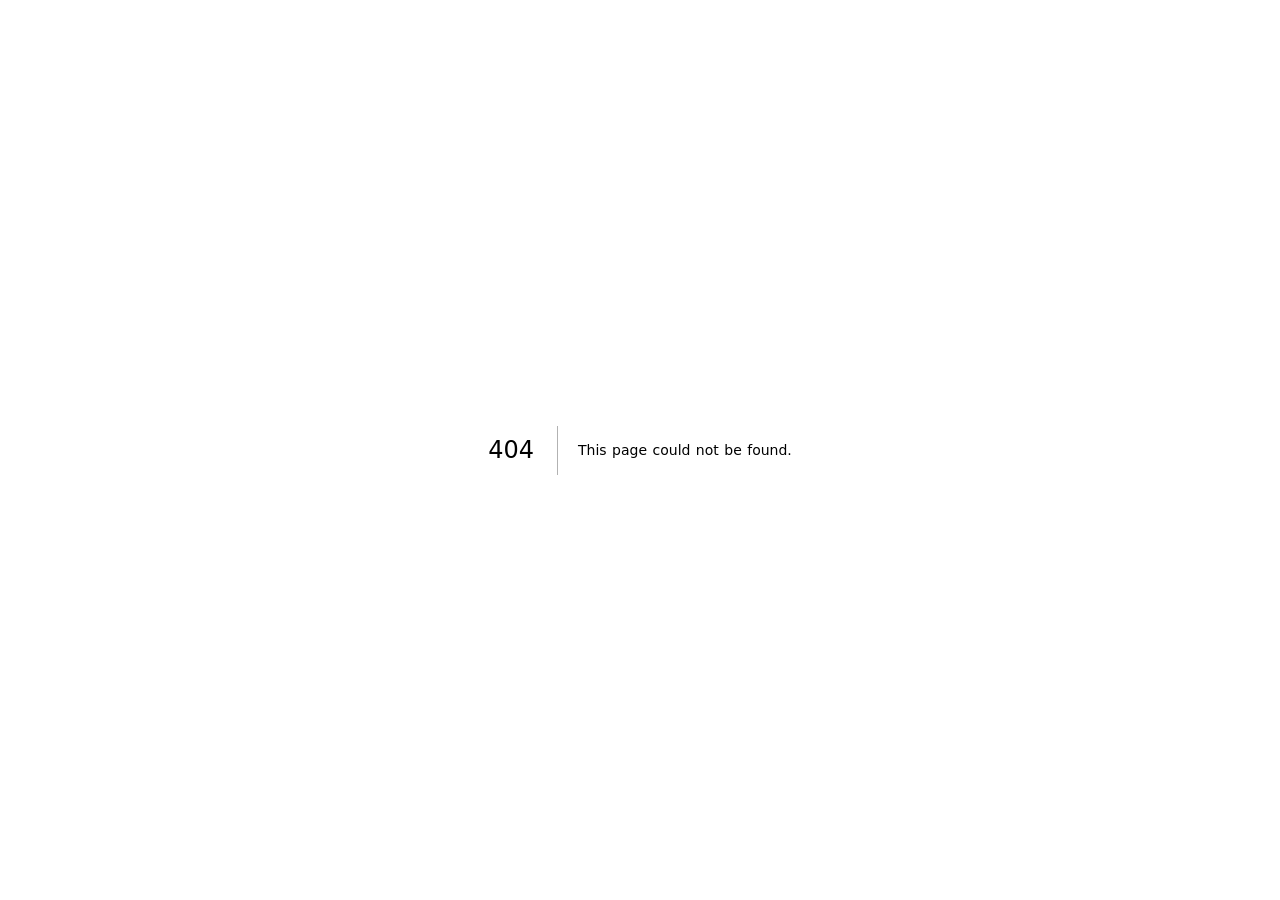
<file: 404/index.html>
<!DOCTYPE html><!--qmQPb5s7o6YO98xFc0P_c--><html lang="en" class="__variable_f367f3 __variable_4eebeb __variable_89f169 __variable_8b8a99 __variable_422609"><head><meta charSet="utf-8"/><meta name="viewport" content="width=device-width, initial-scale=1, maximum-scale=5"/><meta name="viewport" content="width=device-width, initial-scale=1"/><link rel="preload" href="../_next/static/media/630c17af355fa44e-s.p.woff2" as="font" crossorigin="" type="font/woff2"/><link rel="preload" href="../_next/static/media/c441a7a257a6e5bf-s.p.woff2" as="font" crossorigin="" type="font/woff2"/><link rel="preload" href="../_next/static/media/d121c670c7edb705-s.p.woff2" as="font" crossorigin="" type="font/woff2"/><link rel="preload" href="../_next/static/media/e4af272ccee01ff0-s.p.woff2" as="font" crossorigin="" type="font/woff2"/><link rel="preload" href="../_next/static/media/fb1cc161d0747b3d-s.p.woff2" as="font" crossorigin="" type="font/woff2"/><link rel="stylesheet" href="../_next/static/css/c33635246ccfed4c.css" data-precedence="next"/><link rel="stylesheet" href="../_next/static/css/5338c10da8c0658b.css" data-precedence="next"/><link rel="preload" as="script" fetchPriority="low" href="../_next/static/chunks/webpack-167b09372246570f.js"/><script src="../_next/static/chunks/4bd1b696-c023c6e3521b1417.js" async=""></script><script src="../_next/static/chunks/255-b7db9bb32538b0da.js" async=""></script><script src="../_next/static/chunks/main-app-9330111834009096.js" async=""></script><meta name="robots" content="noindex"/><meta name="next-size-adjust" content=""/><link rel="preload" href="../navarasu/img/navarasu_desktop.avif" as="image" type="image/avif"/><link rel="preload" href="../navarasu/img/navarasu_tab.avif" as="image" type="image/avif"/><link rel="preload" href="../navarasu/img/navarasu_mob.avif" as="image" type="image/avif"/><link rel="dns-prefetch" href="//api.github.com"/><link rel="dns-prefetch" href="//raw.githubusercontent.com"/><link rel="dns-prefetch" href="//img.shields.io"/><link rel="dns-prefetch" href="//navarasu.com"/><title>404: This page could not be found.</title><title>Navarasu Portfolio</title><meta name="description" content="A portfolio by Navarasu showcasing open source work, blogs, and contact info."/><script defer="">
          window.addEventListener('load', function () {
            if ('serviceWorker' in navigator) {
              navigator.serviceWorker.register('../sw.js')
                .then(r => console.log('SW registered:', r))
                .catch(e => console.log('SW registration failed:', e));
            }
          });
        </script><script src="../_next/static/chunks/polyfills-42372ed130431b0a.js" noModule=""></script></head><body class="__variable_f367f3 __variable_4eebeb __variable_89f169 __variable_8b8a99 __variable_422609"><div hidden=""><!--$--><!--/$--></div><div style="font-family:system-ui,&quot;Segoe UI&quot;,Roboto,Helvetica,Arial,sans-serif,&quot;Apple Color Emoji&quot;,&quot;Segoe UI Emoji&quot;;height:100vh;text-align:center;display:flex;flex-direction:column;align-items:center;justify-content:center"><div><style>body{color:#000;background:#fff;margin:0}.next-error-h1{border-right:1px solid rgba(0,0,0,.3)}@media (prefers-color-scheme:dark){body{color:#fff;background:#000}.next-error-h1{border-right:1px solid rgba(255,255,255,.3)}}</style><h1 class="next-error-h1" style="display:inline-block;margin:0 20px 0 0;padding:0 23px 0 0;font-size:24px;font-weight:500;vertical-align:top;line-height:49px">404</h1><div style="display:inline-block"><h2 style="font-size:14px;font-weight:400;line-height:49px;margin:0">This page could not be found.</h2></div></div></div><!--$--><!--/$--><script src="../_next/static/chunks/webpack-167b09372246570f.js" id="_R_" async=""></script><script>(self.__next_f=self.__next_f||[]).push([0])</script><script>self.__next_f.push([1,"1:\"$Sreact.fragment\"\n2:I[9766,[],\"\"]\n3:I[8924,[],\"\"]\n4:I[4431,[],\"OutletBoundary\"]\n6:I[5278,[],\"AsyncMetadataOutlet\"]\n8:I[4431,[],\"ViewportBoundary\"]\na:I[4431,[],\"MetadataBoundary\"]\nb:\"$Sreact.suspense\"\nd:I[7150,[],\"\"]\n:HL[\"../_next/static/media/630c17af355fa44e-s.p.woff2\",\"font\",{\"crossOrigin\":\"\",\"type\":\"font/woff2\"}]\n:HL[\"../_next/static/media/c441a7a257a6e5bf-s.p.woff2\",\"font\",{\"crossOrigin\":\"\",\"type\":\"font/woff2\"}]\n:HL[\"../_next/static/media/d121c670c7edb705-s.p.woff2\",\"font\",{\"crossOrigin\":\"\",\"type\":\"font/woff2\"}]\n:HL[\"../_next/static/media/e4af272ccee01ff0-s.p.woff2\",\"font\",{\"crossOrigin\":\"\",\"type\":\"font/woff2\"}]\n:HL[\"../_next/static/media/fb1cc161d0747b3d-s.p.woff2\",\"font\",{\"crossOrigin\":\"\",\"type\":\"font/woff2\"}]\n:HL[\"../_next/static/css/c33635246ccfed4c.css\",\"style\"]\n:HL[\"../_next/static/css/5338c10da8c0658b.css\",\"style\"]\n"])</script><script>self.__next_f.push([1,"0:{\"P\":null,\"b\":\"qmQPb5s7o6YO98xFc0P-c\",\"p\":\"\",\"c\":[\"\",\"_not-found\",\"\"],\"i\":false,\"f\":[[[\"\",{\"children\":[\"/_not-found\",{\"children\":[\"__PAGE__\",{}]}]},\"$undefined\",\"$undefined\",true],[\"\",[\"$\",\"$1\",\"c\",{\"children\":[[[\"$\",\"link\",\"0\",{\"rel\":\"stylesheet\",\"href\":\"../_next/static/css/c33635246ccfed4c.css\",\"precedence\":\"next\",\"crossOrigin\":\"$undefined\",\"nonce\":\"$undefined\"}],[\"$\",\"link\",\"1\",{\"rel\":\"stylesheet\",\"href\":\"../_next/static/css/5338c10da8c0658b.css\",\"precedence\":\"next\",\"crossOrigin\":\"$undefined\",\"nonce\":\"$undefined\"}]],[\"$\",\"html\",null,{\"lang\":\"en\",\"suppressHydrationWarning\":true,\"className\":\"__variable_f367f3 __variable_4eebeb __variable_89f169 __variable_8b8a99 __variable_422609\",\"children\":[[\"$\",\"head\",null,{\"children\":[[\"$\",\"link\",null,{\"rel\":\"preload\",\"href\":\"../navarasu/img/navarasu_desktop.avif\",\"as\":\"image\",\"type\":\"image/avif\"}],[\"$\",\"link\",null,{\"rel\":\"preload\",\"href\":\"../navarasu/img/navarasu_tab.avif\",\"as\":\"image\",\"type\":\"image/avif\"}],[\"$\",\"link\",null,{\"rel\":\"preload\",\"href\":\"../navarasu/img/navarasu_mob.avif\",\"as\":\"image\",\"type\":\"image/avif\"}],[\"$\",\"link\",null,{\"rel\":\"dns-prefetch\",\"href\":\"//api.github.com\"}],[\"$\",\"link\",null,{\"rel\":\"dns-prefetch\",\"href\":\"//raw.githubusercontent.com\"}],[\"$\",\"link\",null,{\"rel\":\"dns-prefetch\",\"href\":\"//img.shields.io\"}],[\"$\",\"link\",null,{\"rel\":\"dns-prefetch\",\"href\":\"//navarasu.com\"}],[\"$\",\"meta\",null,{\"name\":\"viewport\",\"content\":\"width=device-width, initial-scale=1, maximum-scale=5\"}],[\"$\",\"script\",null,{\"defer\":true,\"dangerouslySetInnerHTML\":{\"__html\":\"\\n          window.addEventListener('load', function () {\\n            if ('serviceWorker' in navigator) {\\n              navigator.serviceWorker.register('../sw.js')\\n                .then(r =\u003e console.log('SW registered:', r))\\n                .catch(e =\u003e console.log('SW registration failed:', e));\\n            }\\n          });\\n        \"}}]]}],[\"$\",\"body\",null,{\"className\":\"__variable_f367f3 __variable_4eebeb __variable_89f169 __variable_8b8a99 __variable_422609\",\"children\":[\"$\",\"$L2\",null,{\"parallelRouterKey\":\"children\",\"error\":\"$undefined\",\"errorStyles\":\"$undefined\",\"errorScripts\":\"$undefined\",\"template\":[\"$\",\"$L3\",null,{}],\"templateStyles\":\"$undefined\",\"templateScripts\":\"$undefined\",\"notFound\":\"$undefined\",\"forbidden\":\"$undefined\",\"unauthorized\":\"$undefined\"}]}]]}]]}],{\"children\":[\"/_not-found\",[\"$\",\"$1\",\"c\",{\"children\":[null,[\"$\",\"$L2\",null,{\"parallelRouterKey\":\"children\",\"error\":\"$undefined\",\"errorStyles\":\"$undefined\",\"errorScripts\":\"$undefined\",\"template\":[\"$\",\"$L3\",null,{}],\"templateStyles\":\"$undefined\",\"templateScripts\":\"$undefined\",\"notFound\":\"$undefined\",\"forbidden\":\"$undefined\",\"unauthorized\":\"$undefined\"}]]}],{\"children\":[\"__PAGE__\",[\"$\",\"$1\",\"c\",{\"children\":[[[\"$\",\"title\",null,{\"children\":\"404: This page could not be found.\"}],[\"$\",\"div\",null,{\"style\":{\"fontFamily\":\"system-ui,\\\"Segoe UI\\\",Roboto,Helvetica,Arial,sans-serif,\\\"Apple Color Emoji\\\",\\\"Segoe UI Emoji\\\"\",\"height\":\"100vh\",\"textAlign\":\"center\",\"display\":\"flex\",\"flexDirection\":\"column\",\"alignItems\":\"center\",\"justifyContent\":\"center\"},\"children\":[\"$\",\"div\",null,{\"children\":[[\"$\",\"style\",null,{\"dangerouslySetInnerHTML\":{\"__html\":\"body{color:#000;background:#fff;margin:0}.next-error-h1{border-right:1px solid rgba(0,0,0,.3)}@media (prefers-color-scheme:dark){body{color:#fff;background:#000}.next-error-h1{border-right:1px solid rgba(255,255,255,.3)}}\"}}],[\"$\",\"h1\",null,{\"className\":\"next-error-h1\",\"style\":{\"display\":\"inline-block\",\"margin\":\"0 20px 0 0\",\"padding\":\"0 23px 0 0\",\"fontSize\":24,\"fontWeight\":500,\"verticalAlign\":\"top\",\"lineHeight\":\"49px\"},\"children\":404}],[\"$\",\"div\",null,{\"style\":{\"display\":\"inline-block\"},\"children\":[\"$\",\"h2\",null,{\"style\":{\"fontSize\":14,\"fontWeight\":400,\"lineHeight\":\"49px\",\"margin\":0},\"children\":\"This page could not be found.\"}]}]]}]}]],null,[\"$\",\"$L4\",null,{\"children\":[\"$L5\",[\"$\",\"$L6\",null,{\"promise\":\"$@7\"}]]}]]}],{},null,false]},null,false]},null,false],[\"$\",\"$1\",\"h\",{\"children\":[[\"$\",\"meta\",null,{\"name\":\"robots\",\"content\":\"noindex\"}],[[\"$\",\"$L8\",null,{\"children\":\"$L9\"}],[\"$\",\"meta\",null,{\"name\":\"next-size-adjust\",\"content\":\"\"}]],[\"$\",\"$La\",null,{\"children\":[\"$\",\"div\",null,{\"hidden\":true,\"children\":[\"$\",\"$b\",null,{\"fallback\":null,\"children\":\"$Lc\"}]}]}]]}],false]],\"m\":\"$undefined\",\"G\":[\"$d\",[]],\"s\":false,\"S\":true}\n"])</script><script>self.__next_f.push([1,"9:[[\"$\",\"meta\",\"0\",{\"charSet\":\"utf-8\"}],[\"$\",\"meta\",\"1\",{\"name\":\"viewport\",\"content\":\"width=device-width, initial-scale=1\"}]]\n5:null\n"])</script><script>self.__next_f.push([1,"7:{\"metadata\":[[\"$\",\"title\",\"0\",{\"children\":\"Navarasu Portfolio\"}],[\"$\",\"meta\",\"1\",{\"name\":\"description\",\"content\":\"A portfolio by Navarasu showcasing open source work, blogs, and contact info.\"}]],\"error\":null,\"digest\":\"$undefined\"}\n"])</script><script>self.__next_f.push([1,"c:\"$7:metadata\"\n"])</script></body></html>
</file>
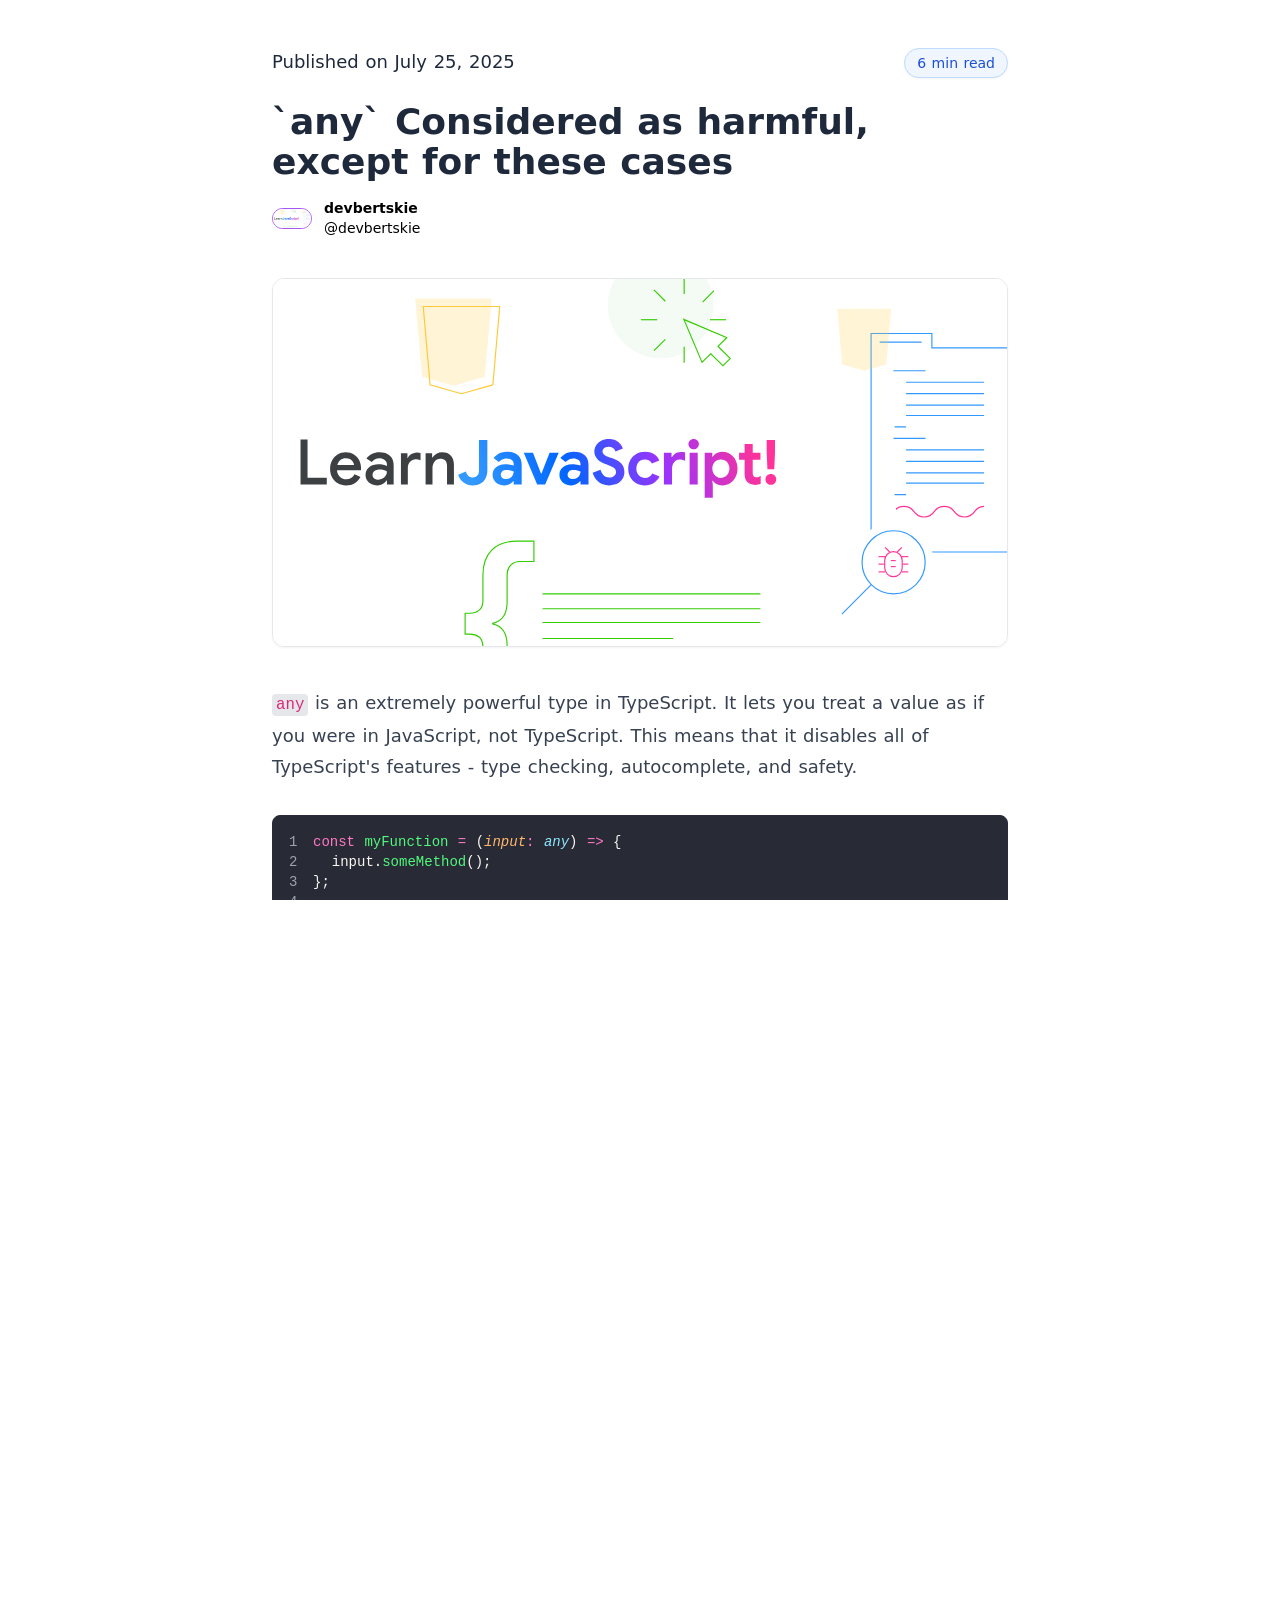
<file: blog/first-post/index.html>
<!DOCTYPE html><!--qmQPb5s7o6YO98xFc0P_c--><html lang="en" class="__variable_f367f3 __variable_4eebeb __variable_89f169 __variable_8b8a99 __variable_422609"><head><meta charSet="utf-8"/><meta name="viewport" content="width=device-width, initial-scale=1, maximum-scale=5"/><meta name="viewport" content="width=device-width, initial-scale=1"/><link rel="preload" href="../../_next/static/media/630c17af355fa44e-s.p.woff2" as="font" crossorigin="" type="font/woff2"/><link rel="preload" href="../../_next/static/media/c441a7a257a6e5bf-s.p.woff2" as="font" crossorigin="" type="font/woff2"/><link rel="preload" href="../../_next/static/media/d121c670c7edb705-s.p.woff2" as="font" crossorigin="" type="font/woff2"/><link rel="preload" href="../../_next/static/media/e4af272ccee01ff0-s.p.woff2" as="font" crossorigin="" type="font/woff2"/><link rel="preload" href="../../_next/static/media/fb1cc161d0747b3d-s.p.woff2" as="font" crossorigin="" type="font/woff2"/><link rel="preload" as="image" href="../../images/blog/post2.webp"/><link rel="stylesheet" href="../../_next/static/css/c33635246ccfed4c.css" data-precedence="next"/><link rel="stylesheet" href="../../_next/static/css/5338c10da8c0658b.css" data-precedence="next"/><link rel="preload" as="script" fetchPriority="low" href="../../_next/static/chunks/webpack-167b09372246570f.js"/><script src="../../_next/static/chunks/4bd1b696-c023c6e3521b1417.js" async=""></script><script src="../../_next/static/chunks/255-b7db9bb32538b0da.js" async=""></script><script src="../../_next/static/chunks/main-app-9330111834009096.js" async=""></script><script src="../../_next/static/chunks/356-574de708605a46a1.js" async=""></script><script src="../../_next/static/chunks/app/blog/%5Bslug%5D/page-2394055489f36558.js" async=""></script><meta name="next-size-adjust" content=""/><link rel="preload" href="../../navarasu/img/navarasu_desktop.avif" as="image" type="image/avif"/><link rel="preload" href="../../navarasu/img/navarasu_tab.avif" as="image" type="image/avif"/><link rel="preload" href="../../navarasu/img/navarasu_mob.avif" as="image" type="image/avif"/><link rel="dns-prefetch" href="//api.github.com"/><link rel="dns-prefetch" href="//raw.githubusercontent.com"/><link rel="dns-prefetch" href="//img.shields.io"/><link rel="dns-prefetch" href="//navarasu.com"/><title>`any` Considered as harmful, except for these cases | Navarasu</title><meta name="description" content="Discover when it&#x27;s appropriate to use Typescript&#x27;s `any` type..."/><meta name="author" content="devbertskie"/><script defer="">
          window.addEventListener('load', function () {
            if ('serviceWorker' in navigator) {
              navigator.serviceWorker.register('../../sw.js')
                .then(r => console.log('SW registered:', r))
                .catch(e => console.log('SW registration failed:', e));
            }
          });
        </script><script src="../../_next/static/chunks/polyfills-42372ed130431b0a.js" noModule=""></script></head><body class="__variable_f367f3 __variable_4eebeb __variable_89f169 __variable_8b8a99 __variable_422609"><div hidden=""><!--$--><!--/$--></div><article class="mx-auto max-w-3xl px-4 py-12"><div class="mb-6 flex justify-between text-lg text-slate-800"><p>Published on<!-- --> <!-- -->July 25, 2025</p><p class="bg-blue-50 text-blue-700 border border-blue-200 rounded-full px-3 py-1 text-sm font-medium shadow-sm">6 min read</p></div><h1 class="mb-4 text-4xl font-extrabold text-slate-800">`any` Considered as harmful, except for these cases</h1><div class="mb-6 flex items-center space-x-3"><img alt="devbertskie" loading="lazy" width="40" height="40" decoding="async" data-nimg="1" class="rounded-full border border-purple-500" style="color:transparent" src="../../images/blog/post1.svg"/><div class="text-sm"><p class="font-semibold">devbertskie</p><p>@<!-- -->devbertskie</p></div></div><img alt="`any` Considered as harmful, except for these cases" loading="lazy" width="800" height="400" decoding="async" data-nimg="1" class="my-10 rounded-xl border border-gray-200 shadow-sm" style="color:transparent" src="../../images/blog/post1.svg"/><div class="relative prose max-w-none dark:prose-invert" data-rehype-pretty-code-wrapper="true"><!--$?--><template id="B:0"></template><p>Loading content...</p><!--/$--></div></article><!--$--><!--/$--><script>requestAnimationFrame(function(){$RT=performance.now()});</script><script src="../../_next/static/chunks/webpack-167b09372246570f.js" id="_R_" async=""></script><div hidden id="S:0"><div><p class="text-[18px] [&amp;:not(:first-child)]:mt-6"><span class="code">any</span> is an extremely powerful type in TypeScript. It lets you treat a value as if you were in JavaScript, not TypeScript. This means that it disables all of TypeScript&#x27;s features - type checking, autocomplete, and safety.</p>
<figure data-rehype-pretty-code-figure=""><pre class="mb-4 mt-6 overflow-x-auto text-sm rounded-lg border border-[#2a2a3d] bg-[#1a1b26] py-4 px-4" style="background-color:#282A36;color:#F8F8F2" tabindex="0" data-language="ts" data-theme="dracula"><code data-language="ts" data-theme="dracula" style="display:grid"><span data-line=""><span style="color:#FF79C6">const</span><span style="color:#50FA7B"> myFunction</span><span style="color:#FF79C6"> =</span><span style="color:#F8F8F2"> (</span><span style="color:#FFB86C;font-style:italic">input</span><span style="color:#FF79C6">:</span><span style="color:#8BE9FD;font-style:italic"> any</span><span style="color:#F8F8F2">) </span><span style="color:#FF79C6">=&gt;</span><span style="color:#F8F8F2"> {</span></span>
<span data-line=""><span style="color:#F8F8F2">  input.</span><span style="color:#50FA7B">someMethod</span><span style="color:#F8F8F2">(); </span></span>
<span data-line=""><span style="color:#F8F8F2">};</span></span>
<span data-line=""> </span>
<span data-line=""><span style="color:#50FA7B">myFunction</span><span style="color:#F8F8F2">(</span><span style="color:#E9F284">&quot;</span><span style="color:#F1FA8C">abc</span><span style="color:#E9F284">&quot;</span><span style="color:#F8F8F2">); </span><span style="color:#6272A4">// This will fail at runtime!</span></span></code></pre></figure>
<p class="text-[18px] [&amp;:not(:first-child)]:mt-6">Using <span class="code">any</span> is rightly considered harmful by most of the community. There are <a class="font-medium underline text-primary underline-offset-4" href="https://typescript-eslint.io/rules/no-explicit-any/">ESLint rules</a> to prevent its use. This can turn developers off using <span class="code">any</span> entirely.</p>
<p class="text-[18px] [&amp;:not(:first-child)]:mt-6">However, there are a few advanced cases where <span class="code">any</span> is always the right choice. Here are some of them:</p>
<h2 class="mt-10 scroll-m-20 border-b pb-1 text-3xl font-semibold text-primary tracking-tight first:mt-0" id="type-argument-constraints">Type Argument Constraints</h2>
<p class="text-[18px] [&amp;:not(:first-child)]:mt-6">Let&#x27;s imagine we wanted to implement the <span class="code">ReturnType</span> utility in TypeScript. This utility takes a function type and returns the type of its return value.</p>
<p class="text-[18px] [&amp;:not(:first-child)]:mt-6">We need to create a <a class="font-medium underline text-primary underline-offset-4" href="https://www.totaltypescript.com/no-such-thing-as-a-generic#generic-types">generic type</a> which takes a function type as a type argument. If we restricted ourselves to not use <span class="code">any</span>, we might use <span class="code">unknown</span>:</p>
<figure data-rehype-pretty-code-figure=""><pre class="mb-4 mt-6 overflow-x-auto text-sm rounded-lg border border-[#2a2a3d] bg-[#1a1b26] py-4 px-4" style="background-color:#282A36;color:#F8F8F2" tabindex="0" data-language="ts" data-theme="dracula"><code data-language="ts" data-theme="dracula" style="display:grid"><span data-line=""><span style="color:#FF79C6">type</span><span style="color:#8BE9FD;font-style:italic"> ReturnType</span><span style="color:#F8F8F2">&lt;</span><span style="color:#FFB86C;font-style:italic">T</span><span style="color:#FF79C6"> extends</span><span style="color:#F8F8F2"> (</span><span style="color:#FF79C6">...</span><span style="color:#FFB86C;font-style:italic">args</span><span style="color:#FF79C6">:</span><span style="color:#8BE9FD;font-style:italic"> unknown</span><span style="color:#F8F8F2">[]) </span><span style="color:#FF79C6">=&gt;</span><span style="color:#8BE9FD;font-style:italic"> unknown</span><span style="color:#F8F8F2">&gt; </span><span style="color:#FF79C6">=</span></span>
<span data-line=""><span style="color:#6272A4">  // Not important for our explanation:</span></span>
<span data-line=""><span style="color:#8BE9FD;font-style:italic">  T</span><span style="color:#FF79C6"> extends</span><span style="color:#F8F8F2"> (</span><span style="color:#FF79C6">...</span><span style="color:#FFB86C;font-style:italic">args</span><span style="color:#FF79C6">:</span><span style="color:#8BE9FD;font-style:italic"> unknown</span><span style="color:#F8F8F2">[]) </span><span style="color:#FF79C6">=&gt;</span><span style="color:#FF79C6"> infer</span><span style="color:#8BE9FD;font-style:italic"> R</span><span style="color:#FF79C6"> ?</span><span style="color:#8BE9FD;font-style:italic"> R</span><span style="color:#FF79C6"> :</span><span style="color:#8BE9FD;font-style:italic"> never</span><span style="color:#F8F8F2">;</span></span></code></pre></figure>
<p class="text-[18px] [&amp;:not(:first-child)]:mt-6">It&#x27;s not important to understand -all- of this code, only the constraint - <span class="code">T extends (...args: unknown[]) =&gt; unknown</span>. What we&#x27;re saying here is that only functions which accept an arguments array of <span class="code">unknown[]</span> and return <span class="code">unknown</span> are allowed.</p>
<p class="text-[18px] [&amp;:not(:first-child)]:mt-6">It seems to work fine for functions which have no arguments:</p>
<figure data-rehype-pretty-code-figure=""><pre class="mb-4 mt-6 overflow-x-auto text-sm rounded-lg border border-[#2a2a3d] bg-[#1a1b26] py-4 px-4" style="background-color:#282A36;color:#F8F8F2" tabindex="0" data-language="ts" data-theme="dracula"><code data-language="ts" data-theme="dracula" style="display:grid"><span data-line=""><span style="color:#FF79C6">const</span><span style="color:#50FA7B"> myFunction</span><span style="color:#FF79C6"> =</span><span style="color:#F8F8F2"> () </span><span style="color:#FF79C6">=&gt;</span><span style="color:#F8F8F2"> {</span></span>
<span data-line=""><span style="color:#F8F8F2">  console.</span><span style="color:#50FA7B">log</span><span style="color:#F8F8F2">(</span><span style="color:#E9F284">&quot;</span><span style="color:#F1FA8C">Hey!</span><span style="color:#E9F284">&quot;</span><span style="color:#F8F8F2">);</span></span>
<span data-line=""><span style="color:#F8F8F2">};</span></span>
<span data-line=""> </span>
<span data-line=""><span style="color:#FF79C6">type</span><span style="color:#8BE9FD;font-style:italic"> Result</span><span style="color:#FF79C6"> =</span><span style="color:#8BE9FD;font-style:italic"> ReturnType</span><span style="color:#F8F8F2">&lt;</span><span style="color:#FF79C6">typeof</span><span style="color:#F8F8F2"> myFunction&gt;;</span></span></code></pre></figure>
<p class="text-[18px] [&amp;:not(:first-child)]:mt-6">But it stops working as soon as we add an argument:</p>
<figure data-rehype-pretty-code-figure=""><pre class="mb-4 mt-6 overflow-x-auto text-sm rounded-lg border border-[#2a2a3d] bg-[#1a1b26] py-4 px-4" style="background-color:#282A36;color:#F8F8F2" tabindex="0" data-language="ts" data-theme="dracula"><code data-language="ts" data-theme="dracula" style="display:grid"><span data-line=""><span style="color:#FF79C6">const</span><span style="color:#50FA7B"> myFunction</span><span style="color:#FF79C6"> =</span><span style="color:#F8F8F2"> (</span><span style="color:#FFB86C;font-style:italic">input</span><span style="color:#FF79C6">:</span><span style="color:#8BE9FD;font-style:italic"> string</span><span style="color:#F8F8F2">) </span><span style="color:#FF79C6">=&gt;</span><span style="color:#F8F8F2"> {</span></span>
<span data-line=""><span style="color:#F8F8F2">  console.</span><span style="color:#50FA7B">log</span><span style="color:#F8F8F2">(</span><span style="color:#E9F284">&quot;</span><span style="color:#F1FA8C">Hey!</span><span style="color:#E9F284">&quot;</span><span style="color:#F8F8F2">);</span></span>
<span data-line=""><span style="color:#F8F8F2">};</span></span>
<span data-line=""> </span>
<span data-line=""><span style="color:#FF79C6">type</span><span style="color:#8BE9FD;font-style:italic"> Result</span><span style="color:#FF79C6"> =</span><span style="color:#8BE9FD;font-style:italic"> ReturnType</span><span style="color:#F8F8F2">&lt;</span><span style="color:#FF79C6">typeof</span><span style="color:#F8F8F2"> myFunction&gt;;</span></span></code></pre></figure>
<p class="text-[18px] [&amp;:not(:first-child)]:mt-6">In fact, it only works if we change the parameter of our function to <span class="code">input: unknown</span>:</p>
<figure data-rehype-pretty-code-figure=""><pre class="mb-4 mt-6 overflow-x-auto text-sm rounded-lg border border-[#2a2a3d] bg-[#1a1b26] py-4 px-4" style="background-color:#282A36;color:#F8F8F2" tabindex="0" data-language="ts" data-theme="dracula"><code data-language="ts" data-theme="dracula" style="display:grid"><span data-line=""><span style="color:#FF79C6">const</span><span style="color:#50FA7B"> myFunction</span><span style="color:#FF79C6"> =</span><span style="color:#F8F8F2"> (</span><span style="color:#FFB86C;font-style:italic">input</span><span style="color:#FF79C6">:</span><span style="color:#8BE9FD;font-style:italic"> unknown</span><span style="color:#F8F8F2">) </span><span style="color:#FF79C6">=&gt;</span><span style="color:#F8F8F2"> {</span></span>
<span data-line=""><span style="color:#F8F8F2">  console.</span><span style="color:#50FA7B">log</span><span style="color:#F8F8F2">(</span><span style="color:#E9F284">&quot;</span><span style="color:#F1FA8C">Hey!</span><span style="color:#E9F284">&quot;</span><span style="color:#F8F8F2">);</span></span>
<span data-line=""><span style="color:#F8F8F2">};</span></span>
<span data-line=""> </span>
<span data-line=""><span style="color:#FF79C6">type</span><span style="color:#8BE9FD;font-style:italic"> Result</span><span style="color:#FF79C6"> =</span><span style="color:#8BE9FD;font-style:italic"> ReturnType</span><span style="color:#F8F8F2">&lt;</span><span style="color:#FF79C6">typeof</span><span style="color:#F8F8F2"> myFunction&gt;;</span></span></code></pre></figure>
<p class="text-[18px] [&amp;:not(:first-child)]:mt-6">So accidentally, we&#x27;ve created a <span class="code">ReturnType</span> function that only works on functions which accept <span class="code">unknown</span> as an argument. This is not what we wanted. We wanted it to work on any function.</p>
<p class="text-[18px] [&amp;:not(:first-child)]:mt-6">The solution is to use <span class="code">any</span> as the type argument constraint:</p>
<figure data-rehype-pretty-code-figure=""><pre class="mb-4 mt-6 overflow-x-auto text-sm rounded-lg border border-[#2a2a3d] bg-[#1a1b26] py-4 px-4" style="background-color:#282A36;color:#F8F8F2" tabindex="0" data-language="ts" data-theme="dracula"><code data-language="ts" data-theme="dracula" style="display:grid"><span data-line=""><span style="color:#FF79C6">type</span><span style="color:#8BE9FD;font-style:italic"> ReturnType</span><span style="color:#F8F8F2">&lt;</span><span style="color:#FFB86C;font-style:italic">T</span><span style="color:#FF79C6"> extends</span><span style="color:#F8F8F2"> (</span><span style="color:#FF79C6">...</span><span style="color:#FFB86C;font-style:italic">args</span><span style="color:#FF79C6">:</span><span style="color:#8BE9FD;font-style:italic"> any</span><span style="color:#F8F8F2">[]) </span><span style="color:#FF79C6">=&gt;</span><span style="color:#8BE9FD;font-style:italic"> any</span><span style="color:#F8F8F2">&gt; </span><span style="color:#FF79C6">=</span><span style="color:#8BE9FD;font-style:italic"> T</span><span style="color:#FF79C6"> extends</span><span style="color:#F8F8F2"> (</span></span>
<span data-line=""><span style="color:#FF79C6">  ...</span><span style="color:#FFB86C;font-style:italic">args</span><span style="color:#FF79C6">:</span><span style="color:#8BE9FD;font-style:italic"> any</span><span style="color:#F8F8F2">[]</span></span>
<span data-line=""><span style="color:#F8F8F2">) </span><span style="color:#FF79C6">=&gt;</span><span style="color:#FF79C6"> infer</span><span style="color:#8BE9FD;font-style:italic"> R</span></span>
<span data-line=""><span style="color:#FF79C6">  ?</span><span style="color:#8BE9FD;font-style:italic"> R</span></span>
<span data-line=""><span style="color:#FF79C6">  :</span><span style="color:#8BE9FD;font-style:italic"> never</span><span style="color:#F8F8F2">;</span></span>
<span data-line=""> </span>
<span data-line=""><span style="color:#FF79C6">const</span><span style="color:#50FA7B"> myFunction</span><span style="color:#FF79C6"> =</span><span style="color:#F8F8F2"> (</span><span style="color:#FFB86C;font-style:italic">input</span><span style="color:#FF79C6">:</span><span style="color:#8BE9FD;font-style:italic"> string</span><span style="color:#F8F8F2">) </span><span style="color:#FF79C6">=&gt;</span><span style="color:#F8F8F2"> {</span></span>
<span data-line=""><span style="color:#F8F8F2">  console.</span><span style="color:#50FA7B">log</span><span style="color:#F8F8F2">(</span><span style="color:#E9F284">&quot;</span><span style="color:#F1FA8C">Hey!</span><span style="color:#E9F284">&quot;</span><span style="color:#F8F8F2">);</span></span>
<span data-line=""><span style="color:#F8F8F2">};</span></span>
<span data-line=""> </span>
<span data-line=""><span style="color:#FF79C6">type</span><span style="color:#8BE9FD;font-style:italic"> Result</span><span style="color:#FF79C6"> =</span><span style="color:#8BE9FD;font-style:italic"> ReturnType</span><span style="color:#F8F8F2">&lt;</span><span style="color:#FF79C6">typeof</span><span style="color:#F8F8F2"> myFunction&gt;;</span></span></code></pre></figure>
<p class="text-[18px] [&amp;:not(:first-child)]:mt-6">Now it works as expected. We&#x27;re declaring that we don&#x27;t care what types the function accepts - it could be anything.</p>
<p class="text-[18px] [&amp;:not(:first-child)]:mt-6">The reason this is safe is because we&#x27;re deliberately declaring a wide type. We&#x27;re saying &quot;I don&#x27;t care what the function accepts, as long as it&#x27;s a function&quot;. This is a safe use of <span class="code">any</span>.</p>
<h2 class="mt-10 scroll-m-20 border-b pb-1 text-3xl font-semibold text-primary tracking-tight first:mt-0" id="returning-conditional-types-from-generic-functions">Returning Conditional Types From Generic Functions</h2>
<p class="text-[18px] [&amp;:not(:first-child)]:mt-6">In some places, TypeScript&#x27;s narrowing abilites are not as good as we&#x27;d like them to be. Let&#x27;s say we want to create a function which returns different types based on a condition:</p>
<figure data-rehype-pretty-code-figure=""><pre class="mb-4 mt-6 overflow-x-auto text-sm rounded-lg border border-[#2a2a3d] bg-[#1a1b26] py-4 px-4" style="background-color:#282A36;color:#F8F8F2" tabindex="0" data-language="ts" data-theme="dracula"><code data-language="ts" data-theme="dracula" style="display:grid"><span data-line=""><span style="color:#FF79C6">const</span><span style="color:#50FA7B"> youSayGoodbyeISayHello</span><span style="color:#FF79C6"> =</span><span style="color:#F8F8F2"> (</span><span style="color:#FFB86C;font-style:italic">input</span><span style="color:#FF79C6">:</span><span style="color:#E9F284"> &quot;</span><span style="color:#F1FA8C">hello</span><span style="color:#E9F284">&quot;</span><span style="color:#FF79C6"> |</span><span style="color:#E9F284"> &quot;</span><span style="color:#F1FA8C">goodbye</span><span style="color:#E9F284">&quot;</span><span style="color:#F8F8F2">) </span><span style="color:#FF79C6">=&gt;</span><span style="color:#F8F8F2"> {</span></span>
<span data-line=""><span style="color:#FF79C6">  if</span><span style="color:#F8F8F2"> (input </span><span style="color:#FF79C6">===</span><span style="color:#E9F284"> &quot;</span><span style="color:#F1FA8C">goodbye</span><span style="color:#E9F284">&quot;</span><span style="color:#F8F8F2">) {</span></span>
<span data-line=""><span style="color:#FF79C6">    return</span><span style="color:#E9F284"> &quot;</span><span style="color:#F1FA8C">hello</span><span style="color:#E9F284">&quot;</span><span style="color:#F8F8F2">;</span></span>
<span data-line=""><span style="color:#F8F8F2">  } </span><span style="color:#FF79C6">else</span><span style="color:#F8F8F2"> {</span></span>
<span data-line=""><span style="color:#FF79C6">    return</span><span style="color:#E9F284"> &quot;</span><span style="color:#F1FA8C">goodbye</span><span style="color:#E9F284">&quot;</span><span style="color:#F8F8F2">;</span></span>
<span data-line=""><span style="color:#F8F8F2">  }</span></span>
<span data-line=""><span style="color:#F8F8F2">};</span></span>
<span data-line=""> </span>
<span data-line=""><span style="color:#FF79C6">const</span><span style="color:#F8F8F2"> result </span><span style="color:#FF79C6">=</span><span style="color:#50FA7B"> youSayGoodbyeISayHello</span><span style="color:#F8F8F2">(</span><span style="color:#E9F284">&quot;</span><span style="color:#F1FA8C">hello</span><span style="color:#E9F284">&quot;</span><span style="color:#F8F8F2">);</span></span></code></pre></figure>
<p class="text-[18px] [&amp;:not(:first-child)]:mt-6">This function isn&#x27;t really doing what we want it to. We want it to return the type <span class="code">&quot;goodbye&quot;</span> when we pass in <span class="code">&quot;hello&quot;</span>. But currently, <span class="code">result</span> is typed as <span class="code">&quot;hello&quot; | &quot;goodbye&quot;</span>.</p>
<p class="text-[18px] [&amp;:not(:first-child)]:mt-6">We can fix this by using a conditional type:</p>
<figure data-rehype-pretty-code-figure=""><pre class="mb-4 mt-6 overflow-x-auto text-sm rounded-lg border border-[#2a2a3d] bg-[#1a1b26] py-4 px-4" style="background-color:#282A36;color:#F8F8F2" tabindex="0" data-language="ts" data-theme="dracula"><code data-language="ts" data-theme="dracula" style="display:grid"><span data-line=""><span style="color:#FF79C6">const</span><span style="color:#50FA7B"> youSayGoodbyeISayHello</span><span style="color:#FF79C6"> =</span><span style="color:#F8F8F2"> &lt;</span><span style="color:#FFB86C;font-style:italic">TInput</span><span style="color:#FF79C6"> extends</span><span style="color:#E9F284"> &quot;</span><span style="color:#F1FA8C">hello</span><span style="color:#E9F284">&quot;</span><span style="color:#FF79C6"> |</span><span style="color:#E9F284"> &quot;</span><span style="color:#F1FA8C">goodbye</span><span style="color:#E9F284">&quot;</span><span style="color:#F8F8F2">&gt;(</span></span>
<span data-line=""><span style="color:#FFB86C;font-style:italic">  input</span><span style="color:#FF79C6">:</span><span style="color:#8BE9FD;font-style:italic"> TInput</span><span style="color:#F8F8F2">,</span></span>
<span data-line=""><span style="color:#F8F8F2">)</span><span style="color:#FF79C6">:</span><span style="color:#8BE9FD;font-style:italic"> TInput</span><span style="color:#FF79C6"> extends</span><span style="color:#E9F284"> &quot;</span><span style="color:#F1FA8C">hello</span><span style="color:#E9F284">&quot;</span><span style="color:#FF79C6"> ?</span><span style="color:#E9F284"> &quot;</span><span style="color:#F1FA8C">goodbye</span><span style="color:#E9F284">&quot;</span><span style="color:#FF79C6"> :</span><span style="color:#E9F284"> &quot;</span><span style="color:#F1FA8C">hello</span><span style="color:#E9F284">&quot;</span><span style="color:#FF79C6"> =&gt;</span><span style="color:#F8F8F2"> {</span></span>
<span data-line=""><span style="color:#FF79C6">  if</span><span style="color:#F8F8F2"> (input </span><span style="color:#FF79C6">===</span><span style="color:#E9F284"> &quot;</span><span style="color:#F1FA8C">goodbye</span><span style="color:#E9F284">&quot;</span><span style="color:#F8F8F2">) {</span></span>
<span data-line=""><span style="color:#FF79C6">    return</span><span style="color:#E9F284"> &quot;</span><span style="color:#F1FA8C">hello</span><span style="color:#E9F284">&quot;</span><span style="color:#F8F8F2">;</span></span>
<span data-line=""><span style="color:#F8F8F2">  } </span><span style="color:#FF79C6">else</span><span style="color:#F8F8F2"> {</span></span>
<span data-line=""><span style="color:#FF79C6">    return</span><span style="color:#E9F284"> &quot;</span><span style="color:#F1FA8C">goodbye</span><span style="color:#E9F284">&quot;</span><span style="color:#F8F8F2">;</span></span>
<span data-line=""><span style="color:#F8F8F2">  }</span></span>
<span data-line=""><span style="color:#F8F8F2">};</span></span>
<span data-line=""> </span>
<span data-line=""><span style="color:#FF79C6">const</span><span style="color:#F8F8F2"> goodbye </span><span style="color:#FF79C6">=</span><span style="color:#50FA7B"> youSayGoodbyeISayHello</span><span style="color:#F8F8F2">(</span><span style="color:#E9F284">&quot;</span><span style="color:#F1FA8C">hello</span><span style="color:#E9F284">&quot;</span><span style="color:#F8F8F2">);</span></span>
<span data-line=""> </span>
<span data-line=""><span style="color:#FF79C6">const</span><span style="color:#F8F8F2"> hello </span><span style="color:#FF79C6">=</span><span style="color:#50FA7B"> youSayGoodbyeISayHello</span><span style="color:#F8F8F2">(</span><span style="color:#E9F284">&quot;</span><span style="color:#F1FA8C">goodbye</span><span style="color:#E9F284">&quot;</span><span style="color:#F8F8F2">);</span></span>
<span data-line=""> </span>
<span data-line=""><span style="color:#FF79C6">const</span><span style="color:#F8F8F2"> hello</span><span style="color:#FF79C6">:</span><span style="color:#E9F284"> &quot;</span><span style="color:#F1FA8C">hello</span><span style="color:#E9F284">&quot;</span><span style="color:#F8F8F2">;</span></span></code></pre></figure>
<p class="text-[18px] [&amp;:not(:first-child)]:mt-6">We&#x27;ve added a conditional type to the return type of the function which mirrors our runtime logic. If <span class="code">TInput</span>, inferred from the runtime argument input, is <span class="code">&quot;hello&quot;</span>, we return <span class="code">&quot;goodbye&quot;</span>. Otherwise, we return <span class="code">&quot;hello&quot;</span>.</p>
<p class="text-[18px] [&amp;:not(:first-child)]:mt-6">But there&#x27;s a problem. I&#x27;ve deliberately disabled the errors in the snippet above. Let&#x27;s see what happens when we enable them:</p>
<figure data-rehype-pretty-code-figure=""><pre class="mb-4 mt-6 overflow-x-auto text-sm rounded-lg border border-[#2a2a3d] bg-[#1a1b26] py-4 px-4" style="background-color:#282A36;color:#F8F8F2" tabindex="0" data-language="ts" data-theme="dracula"><code data-language="ts" data-theme="dracula" style="display:grid"><span data-line=""><span style="color:#FF79C6">const</span><span style="color:#50FA7B"> youSayGoodbyeISayHello</span><span style="color:#FF79C6"> =</span><span style="color:#F8F8F2"> &lt;</span><span style="color:#FFB86C;font-style:italic">TInput</span><span style="color:#FF79C6"> extends</span><span style="color:#E9F284"> &quot;</span><span style="color:#F1FA8C">hello</span><span style="color:#E9F284">&quot;</span><span style="color:#FF79C6"> |</span><span style="color:#E9F284"> &quot;</span><span style="color:#F1FA8C">goodbye</span><span style="color:#E9F284">&quot;</span><span style="color:#F8F8F2">&gt;(</span></span>
<span data-line=""><span style="color:#FFB86C;font-style:italic">  input</span><span style="color:#FF79C6">:</span><span style="color:#8BE9FD;font-style:italic"> TInput</span><span style="color:#F8F8F2">,</span></span>
<span data-line=""><span style="color:#F8F8F2">)</span><span style="color:#FF79C6">:</span><span style="color:#8BE9FD;font-style:italic"> TInput</span><span style="color:#FF79C6"> extends</span><span style="color:#E9F284"> &quot;</span><span style="color:#F1FA8C">hello</span><span style="color:#E9F284">&quot;</span><span style="color:#FF79C6"> ?</span><span style="color:#E9F284"> &quot;</span><span style="color:#F1FA8C">goodbye</span><span style="color:#E9F284">&quot;</span><span style="color:#FF79C6"> :</span><span style="color:#E9F284"> &quot;</span><span style="color:#F1FA8C">hello</span><span style="color:#E9F284">&quot;</span><span style="color:#FF79C6"> =&gt;</span><span style="color:#F8F8F2"> {</span></span>
<span data-line=""><span style="color:#FF79C6">  if</span><span style="color:#F8F8F2"> (input </span><span style="color:#FF79C6">===</span><span style="color:#E9F284"> &quot;</span><span style="color:#F1FA8C">goodbye</span><span style="color:#E9F284">&quot;</span><span style="color:#F8F8F2">) {</span></span>
<span data-line=""><span style="color:#FF79C6">    return</span><span style="color:#E9F284"> &quot;</span><span style="color:#F1FA8C">hello</span><span style="color:#E9F284">&quot;</span><span style="color:#F8F8F2">;</span></span>
<span data-line=""><span style="color:#F8F8F2">  } </span><span style="color:#FF79C6">else</span><span style="color:#F8F8F2"> {</span></span>
<span data-line=""><span style="color:#FF79C6">    return</span><span style="color:#E9F284"> &quot;</span><span style="color:#F1FA8C">goodbye</span><span style="color:#E9F284">&quot;</span><span style="color:#F8F8F2">;</span></span>
<span data-line=""><span style="color:#F8F8F2">  }</span></span>
<span data-line=""><span style="color:#F8F8F2">};</span></span></code></pre></figure>
<p class="text-[18px] [&amp;:not(:first-child)]:mt-6">Ouch. TypeScript doesn&#x27;t seem to be matching up the conditional type with the runtime logic. <span class="code">&quot;hello&quot;</span> or <span class="code">&quot;goodbye&quot;</span> can&#x27;t be returned from the function.</p>
<p class="text-[18px] [&amp;:not(:first-child)]:mt-6">We can fix this by using <span class="code">as</span>, and forcing it to be the correct conditional type:</p>
<figure data-rehype-pretty-code-figure=""><pre class="mb-4 mt-6 overflow-x-auto text-sm rounded-lg border border-[#2a2a3d] bg-[#1a1b26] py-4 px-4" style="background-color:#282A36;color:#F8F8F2" tabindex="0" data-language="ts" data-theme="dracula"><code data-language="ts" data-theme="dracula" style="display:grid"><span data-line=""><span style="color:#FF79C6">const</span><span style="color:#50FA7B"> youSayGoodbyeISayHello</span><span style="color:#FF79C6"> =</span><span style="color:#F8F8F2"> &lt;</span><span style="color:#FFB86C;font-style:italic">TInput</span><span style="color:#FF79C6"> extends</span><span style="color:#E9F284"> &quot;</span><span style="color:#F1FA8C">hello</span><span style="color:#E9F284">&quot;</span><span style="color:#FF79C6"> |</span><span style="color:#E9F284"> &quot;</span><span style="color:#F1FA8C">goodbye</span><span style="color:#E9F284">&quot;</span><span style="color:#F8F8F2">&gt;(</span></span>
<span data-line=""><span style="color:#FFB86C;font-style:italic">  input</span><span style="color:#FF79C6">:</span><span style="color:#8BE9FD;font-style:italic"> TInput</span><span style="color:#F8F8F2">,</span></span>
<span data-line=""><span style="color:#F8F8F2">)</span><span style="color:#FF79C6">:</span><span style="color:#8BE9FD;font-style:italic"> TInput</span><span style="color:#FF79C6"> extends</span><span style="color:#E9F284"> &quot;</span><span style="color:#F1FA8C">hello</span><span style="color:#E9F284">&quot;</span><span style="color:#FF79C6"> ?</span><span style="color:#E9F284"> &quot;</span><span style="color:#F1FA8C">goodbye</span><span style="color:#E9F284">&quot;</span><span style="color:#FF79C6"> :</span><span style="color:#E9F284"> &quot;</span><span style="color:#F1FA8C">hello</span><span style="color:#E9F284">&quot;</span><span style="color:#FF79C6"> =&gt;</span><span style="color:#F8F8F2"> {</span></span>
<span data-line=""><span style="color:#FF79C6">  if</span><span style="color:#F8F8F2"> (input </span><span style="color:#FF79C6">===</span><span style="color:#E9F284"> &quot;</span><span style="color:#F1FA8C">goodbye</span><span style="color:#E9F284">&quot;</span><span style="color:#F8F8F2">) {</span></span>
<span data-line=""><span style="color:#FF79C6">    return</span><span style="color:#E9F284"> &quot;</span><span style="color:#F1FA8C">hello</span><span style="color:#E9F284">&quot;</span><span style="color:#FF79C6"> as</span><span style="color:#8BE9FD;font-style:italic"> TInput</span><span style="color:#FF79C6"> extends</span><span style="color:#E9F284"> &quot;</span><span style="color:#F1FA8C">hello</span><span style="color:#E9F284">&quot;</span><span style="color:#FF79C6"> ?</span><span style="color:#E9F284"> &quot;</span><span style="color:#F1FA8C">goodbye</span><span style="color:#E9F284">&quot;</span><span style="color:#FF79C6"> :</span><span style="color:#E9F284"> &quot;</span><span style="color:#F1FA8C">hello</span><span style="color:#E9F284">&quot;</span><span style="color:#F8F8F2">;</span></span>
<span data-line=""><span style="color:#F8F8F2">  } </span><span style="color:#FF79C6">else</span><span style="color:#F8F8F2"> {</span></span>
<span data-line=""><span style="color:#FF79C6">    return</span><span style="color:#E9F284"> &quot;</span><span style="color:#F1FA8C">goodbye</span><span style="color:#E9F284">&quot;</span><span style="color:#FF79C6"> as</span><span style="color:#8BE9FD;font-style:italic"> TInput</span><span style="color:#FF79C6"> extends</span><span style="color:#E9F284"> &quot;</span><span style="color:#F1FA8C">hello</span><span style="color:#E9F284">&quot;</span><span style="color:#FF79C6"> ?</span><span style="color:#E9F284"> &quot;</span><span style="color:#F1FA8C">goodbye</span><span style="color:#E9F284">&quot;</span><span style="color:#FF79C6"> :</span><span style="color:#E9F284"> &quot;</span><span style="color:#F1FA8C">hello</span><span style="color:#E9F284">&quot;</span><span style="color:#F8F8F2">;</span></span>
<span data-line=""><span style="color:#F8F8F2">  }</span></span>
<span data-line=""><span style="color:#F8F8F2">};</span></span></code></pre></figure>
<p class="text-[18px] [&amp;:not(:first-child)]:mt-6">We can make this nicer by extracting that logic to a common generic type:</p>
<figure data-rehype-pretty-code-figure=""><pre class="mb-4 mt-6 overflow-x-auto text-sm rounded-lg border border-[#2a2a3d] bg-[#1a1b26] py-4 px-4" style="background-color:#282A36;color:#F8F8F2" tabindex="0" data-language="ts" data-theme="dracula"><code data-language="ts" data-theme="dracula" style="display:grid"><span data-line=""><span style="color:#FF79C6">type</span><span style="color:#8BE9FD;font-style:italic"> YouSayGoodbyeISayHello</span><span style="color:#F8F8F2">&lt;</span><span style="color:#FFB86C;font-style:italic">TInput</span><span style="color:#FF79C6"> extends</span><span style="color:#E9F284"> &quot;</span><span style="color:#F1FA8C">hello</span><span style="color:#E9F284">&quot;</span><span style="color:#FF79C6"> |</span><span style="color:#E9F284"> &quot;</span><span style="color:#F1FA8C">goodbye</span><span style="color:#E9F284">&quot;</span><span style="color:#F8F8F2">&gt; </span><span style="color:#FF79C6">=</span></span>
<span data-line=""><span style="color:#8BE9FD;font-style:italic">  TInput</span><span style="color:#FF79C6"> extends</span><span style="color:#E9F284"> &quot;</span><span style="color:#F1FA8C">hello</span><span style="color:#E9F284">&quot;</span><span style="color:#FF79C6"> ?</span><span style="color:#E9F284"> &quot;</span><span style="color:#F1FA8C">goodbye</span><span style="color:#E9F284">&quot;</span><span style="color:#FF79C6"> :</span><span style="color:#E9F284"> &quot;</span><span style="color:#F1FA8C">hello</span><span style="color:#E9F284">&quot;</span><span style="color:#F8F8F2">;</span></span>
<span data-line=""> </span>
<span data-line=""><span style="color:#FF79C6">const</span><span style="color:#50FA7B"> youSayGoodbyeISayHello</span><span style="color:#FF79C6"> =</span><span style="color:#F8F8F2"> &lt;</span><span style="color:#FFB86C;font-style:italic">TInput</span><span style="color:#FF79C6"> extends</span><span style="color:#E9F284"> &quot;</span><span style="color:#F1FA8C">hello</span><span style="color:#E9F284">&quot;</span><span style="color:#FF79C6"> |</span><span style="color:#E9F284"> &quot;</span><span style="color:#F1FA8C">goodbye</span><span style="color:#E9F284">&quot;</span><span style="color:#F8F8F2">&gt;(</span></span>
<span data-line=""><span style="color:#FFB86C;font-style:italic">  input</span><span style="color:#FF79C6">:</span><span style="color:#8BE9FD;font-style:italic"> TInput</span><span style="color:#F8F8F2">,</span></span>
<span data-line=""><span style="color:#F8F8F2">)</span><span style="color:#FF79C6">:</span><span style="color:#8BE9FD;font-style:italic"> YouSayGoodbyeISayHello</span><span style="color:#F8F8F2">&lt;</span><span style="color:#FFB86C;font-style:italic">TInput</span><span style="color:#F8F8F2">&gt; </span><span style="color:#FF79C6">=&gt;</span><span style="color:#F8F8F2"> {</span></span>
<span data-line=""><span style="color:#FF79C6">  if</span><span style="color:#F8F8F2"> (input </span><span style="color:#FF79C6">===</span><span style="color:#E9F284"> &quot;</span><span style="color:#F1FA8C">goodbye</span><span style="color:#E9F284">&quot;</span><span style="color:#F8F8F2">) {</span></span>
<span data-line=""><span style="color:#FF79C6">    return</span><span style="color:#E9F284"> &quot;</span><span style="color:#F1FA8C">hello</span><span style="color:#E9F284">&quot;</span><span style="color:#FF79C6"> as</span><span style="color:#8BE9FD;font-style:italic"> YouSayGoodbyeISayHello</span><span style="color:#F8F8F2">&lt;</span><span style="color:#FFB86C;font-style:italic">TInput</span><span style="color:#F8F8F2">&gt;;</span></span>
<span data-line=""><span style="color:#F8F8F2">  } </span><span style="color:#FF79C6">else</span><span style="color:#F8F8F2"> {</span></span>
<span data-line=""><span style="color:#FF79C6">    return</span><span style="color:#E9F284"> &quot;</span><span style="color:#F1FA8C">goodbye</span><span style="color:#E9F284">&quot;</span><span style="color:#FF79C6"> as</span><span style="color:#8BE9FD;font-style:italic"> YouSayGoodbyeISayHello</span><span style="color:#F8F8F2">&lt;</span><span style="color:#FFB86C;font-style:italic">TInput</span><span style="color:#F8F8F2">&gt;;</span></span>
<span data-line=""><span style="color:#F8F8F2">  }</span></span>
<span data-line=""><span style="color:#F8F8F2">};</span></span></code></pre></figure>
<p class="text-[18px] [&amp;:not(:first-child)]:mt-6">But in these situations, it often makes more sense to use as `<span class="code">any</span>:</p>
<figure data-rehype-pretty-code-figure=""><pre class="mb-4 mt-6 overflow-x-auto text-sm rounded-lg border border-[#2a2a3d] bg-[#1a1b26] py-4 px-4" style="background-color:#282A36;color:#F8F8F2" tabindex="0" data-language="ts" data-theme="dracula"><code data-language="ts" data-theme="dracula" style="display:grid"><span data-line=""><span style="color:#FF79C6">const</span><span style="color:#50FA7B"> youSayGoodbyeISayHello</span><span style="color:#FF79C6"> =</span><span style="color:#F8F8F2"> &lt;</span><span style="color:#FFB86C;font-style:italic">TInput</span><span style="color:#FF79C6"> extends</span><span style="color:#E9F284"> &quot;</span><span style="color:#F1FA8C">hello</span><span style="color:#E9F284">&quot;</span><span style="color:#FF79C6"> |</span><span style="color:#E9F284"> &quot;</span><span style="color:#F1FA8C">goodbye</span><span style="color:#E9F284">&quot;</span><span style="color:#F8F8F2">&gt;(</span></span>
<span data-line=""><span style="color:#FFB86C;font-style:italic">  input</span><span style="color:#FF79C6">:</span><span style="color:#8BE9FD;font-style:italic"> TInput</span><span style="color:#F8F8F2">,</span></span>
<span data-line=""><span style="color:#F8F8F2">)</span><span style="color:#FF79C6">:</span><span style="color:#8BE9FD;font-style:italic"> TInput</span><span style="color:#FF79C6"> extends</span><span style="color:#E9F284"> &quot;</span><span style="color:#F1FA8C">hello</span><span style="color:#E9F284">&quot;</span><span style="color:#FF79C6"> ?</span><span style="color:#E9F284"> &quot;</span><span style="color:#F1FA8C">goodbye</span><span style="color:#E9F284">&quot;</span><span style="color:#FF79C6"> :</span><span style="color:#E9F284"> &quot;</span><span style="color:#F1FA8C">hello</span><span style="color:#E9F284">&quot;</span><span style="color:#FF79C6"> =&gt;</span><span style="color:#F8F8F2"> {</span></span>
<span data-line=""><span style="color:#FF79C6">  if</span><span style="color:#F8F8F2"> (input </span><span style="color:#FF79C6">===</span><span style="color:#E9F284"> &quot;</span><span style="color:#F1FA8C">goodbye</span><span style="color:#E9F284">&quot;</span><span style="color:#F8F8F2">) {</span></span>
<span data-line=""><span style="color:#FF79C6">    return</span><span style="color:#E9F284"> &quot;</span><span style="color:#F1FA8C">hello</span><span style="color:#E9F284">&quot;</span><span style="color:#FF79C6"> as</span><span style="color:#8BE9FD;font-style:italic"> any</span><span style="color:#F8F8F2">;</span></span>
<span data-line=""><span style="color:#F8F8F2">  } </span><span style="color:#FF79C6">else</span><span style="color:#F8F8F2"> {</span></span>
<span data-line=""><span style="color:#FF79C6">    return</span><span style="color:#E9F284"> &quot;</span><span style="color:#F1FA8C">goodbye</span><span style="color:#E9F284">&quot;</span><span style="color:#FF79C6"> as</span><span style="color:#8BE9FD;font-style:italic"> any</span><span style="color:#F8F8F2">;</span></span>
<span data-line=""><span style="color:#F8F8F2">  }</span></span>
<span data-line=""><span style="color:#F8F8F2">};</span></span></code></pre></figure>
<p class="text-[18px] [&amp;:not(:first-child)]:mt-6">Yes, this does make our function less type-safe. We could accidentally return <span class="code">&quot;bonsoir&quot;</span> from the function instead.</p>
<p class="text-[18px] [&amp;:not(:first-child)]:mt-6">But in these situations, it&#x27;s often better to use <span class="code">as any</span> and add a unit test for this function&#x27;s behavior. Because of TypeScript&#x27;s limitations in checking this stuff, this is often as close as you&#x27;ll get to type safety.</p>
<p class="text-[18px] [&amp;:not(:first-child)]:mt-6">There are several other use cases like this, where inside generic functions you need to use <span class="code">any</span> to get around TypeScript&#x27;s limitations. To me, this is fine.</p>
<h2 class="mt-10 scroll-m-20 border-b pb-1 text-3xl font-semibold text-primary tracking-tight first:mt-0" id="conclusion">Conclusion</h2>
<p class="text-[18px] [&amp;:not(:first-child)]:mt-6">A question remains: should you ban <span class="code">any</span> from your codebase? I think, on balance, the answer should be yes. You should turn on the <span class="code">ESLint rule</span> which prevents its use, and you should avoid it wherever possible.</p>
<p class="text-[18px] [&amp;:not(:first-child)]:mt-6">However, there are cases where <span class="code">any</span> is needed. They&#x27;re worth using eslint-disable to get around them. So, bookmark this article, and attach it to your PR&#x27;s when you feel the need to use it.</p>
<ol class="my-6 ml-6 list-decimal">
<li class="mt-2 text-[18px]">We want everything to look good out of the box.</li>
<li class="mt-2 text-[18px]">Really just the first reason, that&#x27;s the whole point of the plugin.</li>
<li class="mt-2 text-[18px]">Here&#x27;s a third pretend reason though a list with three items looks more realistic than a list with two items.</li>
</ol>
<h2 class="mt-10 scroll-m-20 border-b pb-1 text-3xl font-semibold text-primary tracking-tight first:mt-0" id="wrestler-finisher-table">Wrestler Finisher Table</h2>
<div class="my-8 w-full overflow-x-auto rounded-lg border border-gray-300 dark:border-gray-700"><table class="w-full table-auto border-collapse text-sm text-gray-800 dark:text-gray-100"><thead><tr class="border-t border-gray-300 dark:border-gray-700"><th class="text-[16px] bg-gray-100 dark:bg-gray-900 px-4 py-3 text-left font-semibold text-gray-800 dark:text-gray-200 [&amp;[align=center]]:text-center [&amp;[align=right]]:text-right">Wrestler</th><th class="text-[16px] bg-gray-100 dark:bg-gray-900 px-4 py-3 text-left font-semibold text-gray-800 dark:text-gray-200 [&amp;[align=center]]:text-center [&amp;[align=right]]:text-right">Origin</th><th class="text-[16px] bg-gray-100 dark:bg-gray-900 px-4 py-3 text-left font-semibold text-gray-800 dark:text-gray-200 [&amp;[align=center]]:text-center [&amp;[align=right]]:text-right">Finisher</th></tr></thead><tbody><tr class="border-t border-gray-300 dark:border-gray-700"><td class="px-4 text-[16px] py-3 text-left text-gray-700 dark:text-gray-100 border-t border-gray-300 dark:border-gray-700 [&amp;[align=center]]:text-center [&amp;[align=right]]:text-right">Bret &quot;The Hitman&quot; Hart</td><td class="px-4 text-[16px] py-3 text-left text-gray-700 dark:text-gray-100 border-t border-gray-300 dark:border-gray-700 [&amp;[align=center]]:text-center [&amp;[align=right]]:text-right">Calgary, AB</td><td class="px-4 text-[16px] py-3 text-left text-gray-700 dark:text-gray-100 border-t border-gray-300 dark:border-gray-700 [&amp;[align=center]]:text-center [&amp;[align=right]]:text-right">Sharpshooter</td></tr><tr class="border-t border-gray-300 dark:border-gray-700"><td class="px-4 text-[16px] py-3 text-left text-gray-700 dark:text-gray-100 border-t border-gray-300 dark:border-gray-700 [&amp;[align=center]]:text-center [&amp;[align=right]]:text-right">Stone Cold Steve Austin</td><td class="px-4 text-[16px] py-3 text-left text-gray-700 dark:text-gray-100 border-t border-gray-300 dark:border-gray-700 [&amp;[align=center]]:text-center [&amp;[align=right]]:text-right">Austin, TX</td><td class="px-4 text-[16px] py-3 text-left text-gray-700 dark:text-gray-100 border-t border-gray-300 dark:border-gray-700 [&amp;[align=center]]:text-center [&amp;[align=right]]:text-right">Stone Cold Stunner</td></tr><tr class="border-t border-gray-300 dark:border-gray-700"><td class="px-4 text-[16px] py-3 text-left text-gray-700 dark:text-gray-100 border-t border-gray-300 dark:border-gray-700 [&amp;[align=center]]:text-center [&amp;[align=right]]:text-right">Randy Savage</td><td class="px-4 text-[16px] py-3 text-left text-gray-700 dark:text-gray-100 border-t border-gray-300 dark:border-gray-700 [&amp;[align=center]]:text-center [&amp;[align=right]]:text-right">Sarasota, FL</td><td class="px-4 text-[16px] py-3 text-left text-gray-700 dark:text-gray-100 border-t border-gray-300 dark:border-gray-700 [&amp;[align=center]]:text-center [&amp;[align=right]]:text-right">Elbow Drop</td></tr><tr class="border-t border-gray-300 dark:border-gray-700"><td class="px-4 text-[16px] py-3 text-left text-gray-700 dark:text-gray-100 border-t border-gray-300 dark:border-gray-700 [&amp;[align=center]]:text-center [&amp;[align=right]]:text-right">Vader</td><td class="px-4 text-[16px] py-3 text-left text-gray-700 dark:text-gray-100 border-t border-gray-300 dark:border-gray-700 [&amp;[align=center]]:text-center [&amp;[align=right]]:text-right">Boulder, CO</td><td class="px-4 text-[16px] py-3 text-left text-gray-700 dark:text-gray-100 border-t border-gray-300 dark:border-gray-700 [&amp;[align=center]]:text-center [&amp;[align=right]]:text-right">Vader Bomb</td></tr><tr class="border-t border-gray-300 dark:border-gray-700"><td class="px-4 text-[16px] py-3 text-left text-gray-700 dark:text-gray-100 border-t border-gray-300 dark:border-gray-700 [&amp;[align=center]]:text-center [&amp;[align=right]]:text-right">Razor Ramon</td><td class="px-4 text-[16px] py-3 text-left text-gray-700 dark:text-gray-100 border-t border-gray-300 dark:border-gray-700 [&amp;[align=center]]:text-center [&amp;[align=right]]:text-right">Chuluota, FL</td><td class="px-4 text-[16px] py-3 text-left text-gray-700 dark:text-gray-100 border-t border-gray-300 dark:border-gray-700 [&amp;[align=center]]:text-center [&amp;[align=right]]:text-right">Razor&#x27;s Edge</td></tr></tbody></table></div>
<h2 class="mt-10 scroll-m-20 border-b pb-1 text-3xl font-semibold text-primary tracking-tight first:mt-0" id="nested-list-example">Nested List Example</h2>
<ol class="my-6 ml-6 list-decimal">
<li class="mt-2 text-[18px]">
<p class="text-[18px] [&amp;:not(:first-child)]:mt-6"><strong>Nested lists are rarely a good idea.</strong></p>
<ul class="my-6 ml-6 list-disc">
<li class="mt-2 text-[18px]">You might feel like you are being really &quot;organized&quot; or something but you are just creating a gross shape on the screen that is hard to read.</li>
<li class="mt-2 text-[18px]">Nested navigation in UIs is a bad idea too, keep things as flat as possible.</li>
<li class="mt-2 text-[18px]">Nesting tons of folders in your source code is also not helpful.</li>
</ul>
</li>
<li class="mt-2 text-[18px]">
<p class="text-[18px] [&amp;:not(:first-child)]:mt-6"><strong>Since we need to have more items, here&#x27;s another one.</strong></p>
<ul class="my-6 ml-6 list-disc">
<li class="mt-2 text-[18px]">I&#x27;m not sure if we&#x27;ll bother styling more than two levels deep.</li>
<li class="mt-2 text-[18px]">Two is already too much, three is guaranteed to be a bad idea.</li>
<li class="mt-2 text-[18px]">If you nest four levels deep you belong in prison.</li>
</ul>
</li>
<li class="mt-2 text-[18px]">
<p class="text-[18px] [&amp;:not(:first-child)]:mt-6"><strong>Two items isn&#x27;t really a list, three is good though.</strong></p>
<ul class="my-6 ml-6 list-disc">
<li class="mt-2 text-[18px]">Again please don&#x27;t nest lists if you want people to actually read your content.</li>
<li class="mt-2 text-[18px]">Nobody wants to look at this.</li>
<li class="mt-2 text-[18px]">I&#x27;m upset that we even have to bother styling this.</li>
</ul>
</li>
</ol>
<h2 class="mt-10 scroll-m-20 border-b pb-1 text-3xl font-semibold text-primary tracking-tight first:mt-0" id="️-post-image">🖼️ Post Image</h2>
<img src="../../images/blog/post2.webp" alt="Blog Thumbnail" width="640" height="360" class="rounded-lg shadow-lg"/>
<hr class="my-4 md:my-8"/>
<blockquote class="[&amp;&gt;*]:text-muted-foreground mt-6 border-l-3 border-purple-400 bg-purple-100 pl-6 italic">
<p class="text-[18px] [&amp;:not(:first-child)]:mt-6">This is a simple blockquote.
“Programs must be written for people to read, and only incidentally for machines to execute.”
— Harold Abelson</p>
</blockquote></div></div><script>$RB=[];$RV=function(a){$RT=performance.now();for(var b=0;b<a.length;b+=2){var c=a[b],e=a[b+1];null!==e.parentNode&&e.parentNode.removeChild(e);var f=c.parentNode;if(f){var g=c.previousSibling,h=0;do{if(c&&8===c.nodeType){var d=c.data;if("/$"===d||"/&"===d)if(0===h)break;else h--;else"$"!==d&&"$?"!==d&&"$~"!==d&&"$!"!==d&&"&"!==d||h++}d=c.nextSibling;f.removeChild(c);c=d}while(c);for(;e.firstChild;)f.insertBefore(e.firstChild,c);g.data="$";g._reactRetry&&requestAnimationFrame(g._reactRetry)}}a.length=0};
$RC=function(a,b){if(b=document.getElementById(b))(a=document.getElementById(a))?(a.previousSibling.data="$~",$RB.push(a,b),2===$RB.length&&("number"!==typeof $RT?requestAnimationFrame($RV.bind(null,$RB)):(a=performance.now(),setTimeout($RV.bind(null,$RB),2300>a&&2E3<a?2300-a:$RT+300-a)))):b.parentNode.removeChild(b)};$RC("B:0","S:0")</script><script>(self.__next_f=self.__next_f||[]).push([0])</script><script>self.__next_f.push([1,"1:\"$Sreact.fragment\"\n2:I[9766,[],\"\"]\n3:I[8924,[],\"\"]\n5:I[4431,[],\"OutletBoundary\"]\n7:I[5278,[],\"AsyncMetadataOutlet\"]\n9:I[4431,[],\"ViewportBoundary\"]\nb:I[4431,[],\"MetadataBoundary\"]\nc:\"$Sreact.suspense\"\ne:I[7150,[],\"\"]\n:HL[\"../../_next/static/media/630c17af355fa44e-s.p.woff2\",\"font\",{\"crossOrigin\":\"\",\"type\":\"font/woff2\"}]\n:HL[\"../../_next/static/media/c441a7a257a6e5bf-s.p.woff2\",\"font\",{\"crossOrigin\":\"\",\"type\":\"font/woff2\"}]\n:HL[\"../../_next/static/media/d121c670c7edb705-s.p.woff2\",\"font\",{\"crossOrigin\":\"\",\"type\":\"font/woff2\"}]\n:HL[\"../../_next/static/media/e4af272ccee01ff0-s.p.woff2\",\"font\",{\"crossOrigin\":\"\",\"type\":\"font/woff2\"}]\n:HL[\"../../_next/static/media/fb1cc161d0747b3d-s.p.woff2\",\"font\",{\"crossOrigin\":\"\",\"type\":\"font/woff2\"}]\n:HL[\"../../_next/static/css/c33635246ccfed4c.css\",\"style\"]\n:HL[\"../../_next/static/css/5338c10da8c0658b.css\",\"style\"]\n"])</script><script>self.__next_f.push([1,"0:{\"P\":null,\"b\":\"qmQPb5s7o6YO98xFc0P-c\",\"p\":\"\",\"c\":[\"\",\"blog\",\"first-post\",\"\"],\"i\":false,\"f\":[[[\"\",{\"children\":[\"blog\",{\"children\":[[\"slug\",\"first-post\",\"d\"],{\"children\":[\"__PAGE__\",{}]}]}]},\"$undefined\",\"$undefined\",true],[\"\",[\"$\",\"$1\",\"c\",{\"children\":[[[\"$\",\"link\",\"0\",{\"rel\":\"stylesheet\",\"href\":\"../../_next/static/css/c33635246ccfed4c.css\",\"precedence\":\"next\",\"crossOrigin\":\"$undefined\",\"nonce\":\"$undefined\"}],[\"$\",\"link\",\"1\",{\"rel\":\"stylesheet\",\"href\":\"../../_next/static/css/5338c10da8c0658b.css\",\"precedence\":\"next\",\"crossOrigin\":\"$undefined\",\"nonce\":\"$undefined\"}]],[\"$\",\"html\",null,{\"lang\":\"en\",\"suppressHydrationWarning\":true,\"className\":\"__variable_f367f3 __variable_4eebeb __variable_89f169 __variable_8b8a99 __variable_422609\",\"children\":[[\"$\",\"head\",null,{\"children\":[[\"$\",\"link\",null,{\"rel\":\"preload\",\"href\":\"../../navarasu/img/navarasu_desktop.avif\",\"as\":\"image\",\"type\":\"image/avif\"}],[\"$\",\"link\",null,{\"rel\":\"preload\",\"href\":\"../../navarasu/img/navarasu_tab.avif\",\"as\":\"image\",\"type\":\"image/avif\"}],[\"$\",\"link\",null,{\"rel\":\"preload\",\"href\":\"../../navarasu/img/navarasu_mob.avif\",\"as\":\"image\",\"type\":\"image/avif\"}],[\"$\",\"link\",null,{\"rel\":\"dns-prefetch\",\"href\":\"//api.github.com\"}],[\"$\",\"link\",null,{\"rel\":\"dns-prefetch\",\"href\":\"//raw.githubusercontent.com\"}],[\"$\",\"link\",null,{\"rel\":\"dns-prefetch\",\"href\":\"//img.shields.io\"}],[\"$\",\"link\",null,{\"rel\":\"dns-prefetch\",\"href\":\"//navarasu.com\"}],[\"$\",\"meta\",null,{\"name\":\"viewport\",\"content\":\"width=device-width, initial-scale=1, maximum-scale=5\"}],[\"$\",\"script\",null,{\"defer\":true,\"dangerouslySetInnerHTML\":{\"__html\":\"\\n          window.addEventListener('load', function () {\\n            if ('serviceWorker' in navigator) {\\n              navigator.serviceWorker.register('../../sw.js')\\n                .then(r =\u003e console.log('SW registered:', r))\\n                .catch(e =\u003e console.log('SW registration failed:', e));\\n            }\\n          });\\n        \"}}]]}],[\"$\",\"body\",null,{\"className\":\"__variable_f367f3 __variable_4eebeb __variable_89f169 __variable_8b8a99 __variable_422609\",\"children\":[\"$\",\"$L2\",null,{\"parallelRouterKey\":\"children\",\"error\":\"$undefined\",\"errorStyles\":\"$undefined\",\"errorScripts\":\"$undefined\",\"template\":[\"$\",\"$L3\",null,{}],\"templateStyles\":\"$undefined\",\"templateScripts\":\"$undefined\",\"notFound\":[[[\"$\",\"title\",null,{\"children\":\"404: This page could not be found.\"}],[\"$\",\"div\",null,{\"style\":{\"fontFamily\":\"system-ui,\\\"Segoe UI\\\",Roboto,Helvetica,Arial,sans-serif,\\\"Apple Color Emoji\\\",\\\"Segoe UI Emoji\\\"\",\"height\":\"100vh\",\"textAlign\":\"center\",\"display\":\"flex\",\"flexDirection\":\"column\",\"alignItems\":\"center\",\"justifyContent\":\"center\"},\"children\":[\"$\",\"div\",null,{\"children\":[[\"$\",\"style\",null,{\"dangerouslySetInnerHTML\":{\"__html\":\"body{color:#000;background:#fff;margin:0}.next-error-h1{border-right:1px solid rgba(0,0,0,.3)}@media (prefers-color-scheme:dark){body{color:#fff;background:#000}.next-error-h1{border-right:1px solid rgba(255,255,255,.3)}}\"}}],[\"$\",\"h1\",null,{\"className\":\"next-error-h1\",\"style\":{\"display\":\"inline-block\",\"margin\":\"0 20px 0 0\",\"padding\":\"0 23px 0 0\",\"fontSize\":24,\"fontWeight\":500,\"verticalAlign\":\"top\",\"lineHeight\":\"49px\"},\"children\":404}],[\"$\",\"div\",null,{\"style\":{\"display\":\"inline-block\"},\"children\":[\"$\",\"h2\",null,{\"style\":{\"fontSize\":14,\"fontWeight\":400,\"lineHeight\":\"49px\",\"margin\":0},\"children\":\"This page could not be found.\"}]}]]}]}]],[]],\"forbidden\":\"$undefined\",\"unauthorized\":\"$undefined\"}]}]]}]]}],{\"children\":[\"blog\",[\"$\",\"$1\",\"c\",{\"children\":[null,[\"$\",\"$L2\",null,{\"parallelRouterKey\":\"children\",\"error\":\"$undefined\",\"errorStyles\":\"$undefined\",\"errorScripts\":\"$undefined\",\"template\":[\"$\",\"$L3\",null,{}],\"templateStyles\":\"$undefined\",\"templateScripts\":\"$undefined\",\"notFound\":\"$undefined\",\"forbidden\":\"$undefined\",\"unauthorized\":\"$undefined\"}]]}],{\"children\":[[\"slug\",\"first-post\",\"d\"],[\"$\",\"$1\",\"c\",{\"children\":[null,[\"$\",\"$L2\",null,{\"parallelRouterKey\":\"children\",\"error\":\"$undefined\",\"errorStyles\":\"$undefined\",\"errorScripts\":\"$undefined\",\"template\":[\"$\",\"$L3\",null,{}],\"templateStyles\":\"$undefined\",\"templateScripts\":\"$undefined\",\"notFound\":\"$undefined\",\"forbidden\":\"$undefined\",\"unauthorized\":\"$undefined\"}]]}],{\"children\":[\"__PAGE__\",[\"$\",\"$1\",\"c\",{\"children\":[\"$L4\",null,[\"$\",\"$L5\",null,{\"children\":[\"$L6\",[\"$\",\"$L7\",null,{\"promise\":\"$@8\"}]]}]]}],{},null,false]},null,false]},null,false]},null,false],[\"$\",\"$1\",\"h\",{\"children\":[null,[[\"$\",\"$L9\",null,{\"children\":\"$La\"}],[\"$\",\"meta\",null,{\"name\":\"next-size-adjust\",\"content\":\"\"}]],[\"$\",\"$Lb\",null,{\"children\":[\"$\",\"div\",null,{\"hidden\":true,\"children\":[\"$\",\"$c\",null,{\"fallback\":null,\"children\":\"$Ld\"}]}]}]]}],false]],\"m\":\"$undefined\",\"G\":[\"$e\",[]],\"s\":false,\"S\":true}\n"])</script><script>self.__next_f.push([1,"f:I[1356,[\"356\",\"static/chunks/356-574de708605a46a1.js\",\"953\",\"static/chunks/app/blog/%5Bslug%5D/page-2394055489f36558.js\"],\"Image\"]\n10:I[6552,[\"356\",\"static/chunks/356-574de708605a46a1.js\",\"953\",\"static/chunks/app/blog/%5Bslug%5D/page-2394055489f36558.js\"],\"PreloadChunks\"]\n"])</script><script>self.__next_f.push([1,"4:[\"$\",\"article\",null,{\"className\":\"mx-auto max-w-3xl px-4 py-12\",\"children\":[[\"$\",\"div\",null,{\"className\":\"mb-6 flex justify-between text-lg text-slate-800\",\"children\":[[\"$\",\"p\",null,{\"children\":[\"Published on\",\" \",\"July 25, 2025\"]}],[\"$\",\"p\",null,{\"className\":\"bg-blue-50 text-blue-700 border border-blue-200 rounded-full px-3 py-1 text-sm font-medium shadow-sm\",\"children\":\"6 min read\"}]]}],[\"$\",\"h1\",null,{\"className\":\"mb-4 text-4xl font-extrabold text-slate-800\",\"children\":\"`any` Considered as harmful, except for these cases\"}],[\"$\",\"div\",null,{\"className\":\"mb-6 flex items-center space-x-3\",\"children\":[[\"$\",\"$Lf\",null,{\"src\":\"../../images/blog/post1.svg\",\"alt\":\"devbertskie\",\"width\":40,\"height\":40,\"className\":\"rounded-full border border-purple-500\",\"priority\":false}],[\"$\",\"div\",null,{\"className\":\"text-sm\",\"children\":[[\"$\",\"p\",null,{\"className\":\"font-semibold\",\"children\":\"devbertskie\"}],[\"$\",\"p\",null,{\"children\":[\"@\",\"devbertskie\"]}]]}]]}],[\"$\",\"$Lf\",null,{\"src\":\"../../images/blog/post1.svg\",\"alt\":\"`any` Considered as harmful, except for these cases\",\"width\":800,\"height\":400,\"className\":\"my-10 rounded-xl border border-gray-200 shadow-sm\",\"priority\":false,\"loading\":\"lazy\",\"sizes\":\"(max-width: 768px) 100vw, 800px\"}],[\"$\",\"div\",null,{\"className\":\"relative prose max-w-none dark:prose-invert\",\"data-rehype-pretty-code-wrapper\":true,\"children\":[\"$\",\"$c\",null,{\"fallback\":[\"$\",\"p\",null,{\"children\":\"Loading content...\"}],\"children\":[[\"$\",\"$L10\",null,{\"moduleIds\":[\"app/blog/[slug]/page.tsx -\u003e @/components/MdxComponent\"]}],\"$L11\"]}]}]]}]\n"])</script><script>self.__next_f.push([1,"11:[\"$\",\"div\",null,{\"children\":[[\"$\",\"p\",null,{\"className\":\"text-[18px] [\u0026:not(:first-child)]:mt-6\",\"children\":[[\"$\",\"span\",null,{\"className\":\"code\",\"children\":\"any\"}],\" is an extremely powerful type in TypeScript. It lets you treat a value as if you were in JavaScript, not TypeScript. This means that it disables all of TypeScript's features - type checking, autocomplete, and safety.\"]}],\"\\n\",[\"$\",\"figure\",null,{\"data-rehype-pretty-code-figure\":\"\",\"children\":[\"$\",\"pre\",null,{\"className\":\"mb-4 mt-6 overflow-x-auto text-sm rounded-lg border border-[#2a2a3d] bg-[#1a1b26] py-4 px-4\",\"style\":{\"backgroundColor\":\"#282A36\",\"color\":\"#F8F8F2\"},\"tabIndex\":\"0\",\"data-language\":\"ts\",\"data-theme\":\"dracula\",\"children\":[\"$\",\"code\",null,{\"data-language\":\"ts\",\"data-theme\":\"dracula\",\"style\":{\"display\":\"grid\"},\"children\":[[\"$\",\"span\",null,{\"data-line\":\"\",\"children\":[[\"$\",\"span\",null,{\"style\":{\"color\":\"#FF79C6\"},\"children\":\"const\"}],[\"$\",\"span\",null,{\"style\":{\"color\":\"#50FA7B\"},\"children\":\" myFunction\"}],[\"$\",\"span\",null,{\"style\":{\"color\":\"#FF79C6\"},\"children\":\" =\"}],[\"$\",\"span\",null,{\"style\":{\"color\":\"#F8F8F2\"},\"children\":\" (\"}],[\"$\",\"span\",null,{\"style\":{\"color\":\"#FFB86C\",\"fontStyle\":\"italic\"},\"children\":\"input\"}],[\"$\",\"span\",null,{\"style\":{\"color\":\"#FF79C6\"},\"children\":\":\"}],[\"$\",\"span\",null,{\"style\":{\"color\":\"#8BE9FD\",\"fontStyle\":\"italic\"},\"children\":\" any\"}],[\"$\",\"span\",null,{\"style\":{\"color\":\"#F8F8F2\"},\"children\":\") \"}],[\"$\",\"span\",null,{\"style\":{\"color\":\"#FF79C6\"},\"children\":\"=\u003e\"}],[\"$\",\"span\",null,{\"style\":{\"color\":\"#F8F8F2\"},\"children\":\" {\"}]]}],\"\\n\",[\"$\",\"span\",null,{\"data-line\":\"\",\"children\":[[\"$\",\"span\",null,{\"style\":{\"color\":\"#F8F8F2\"},\"children\":\"  input.\"}],[\"$\",\"span\",null,{\"style\":{\"color\":\"#50FA7B\"},\"children\":\"someMethod\"}],[\"$\",\"span\",null,{\"style\":{\"color\":\"#F8F8F2\"},\"children\":\"(); \"}]]}],\"\\n\",[\"$\",\"span\",null,{\"data-line\":\"\",\"children\":[\"$\",\"span\",null,{\"style\":{\"color\":\"#F8F8F2\"},\"children\":\"};\"}]}],\"\\n\",[\"$\",\"span\",null,{\"data-line\":\"\",\"children\":\" \"}],\"\\n\",[\"$\",\"span\",null,{\"data-line\":\"\",\"children\":[[\"$\",\"span\",null,{\"style\":{\"color\":\"#50FA7B\"},\"children\":\"myFunction\"}],[\"$\",\"span\",null,{\"style\":{\"color\":\"#F8F8F2\"},\"children\":\"(\"}],[\"$\",\"span\",null,{\"style\":{\"color\":\"#E9F284\"},\"children\":\"\\\"\"}],[\"$\",\"span\",null,{\"style\":{\"color\":\"#F1FA8C\"},\"children\":\"abc\"}],[\"$\",\"span\",null,{\"style\":{\"color\":\"#E9F284\"},\"children\":\"\\\"\"}],[\"$\",\"span\",null,{\"style\":{\"color\":\"#F8F8F2\"},\"children\":\"); \"}],[\"$\",\"span\",null,{\"style\":{\"color\":\"#6272A4\"},\"children\":\"// This will fail at runtime!\"}]]}]]}]}]}],\"\\n\",[\"$\",\"p\",null,{\"className\":\"text-[18px] [\u0026:not(:first-child)]:mt-6\",\"children\":[\"Using \",[\"$\",\"span\",null,{\"className\":\"code\",\"children\":\"any\"}],\" is rightly considered harmful by most of the community. There are \",[\"$\",\"a\",null,{\"className\":\"font-medium underline text-primary underline-offset-4\",\"href\":\"https://typescript-eslint.io/rules/no-explicit-any/\",\"children\":\"ESLint rules\"}],\" to prevent its use. This can turn developers off using \",[\"$\",\"span\",null,{\"className\":\"code\",\"children\":\"any\"}],\" entirely.\"]}],\"\\n\",[\"$\",\"p\",null,{\"className\":\"text-[18px] [\u0026:not(:first-child)]:mt-6\",\"children\":[\"However, there are a few advanced cases where \",[\"$\",\"span\",null,{\"className\":\"code\",\"children\":\"any\"}],\" is always the right choice. Here are some of them:\"]}],\"\\n\",[\"$\",\"h2\",null,{\"className\":\"mt-10 scroll-m-20 border-b pb-1 text-3xl font-semibold text-primary tracking-tight first:mt-0\",\"id\":\"type-argument-constraints\",\"children\":\"Type Argument Constraints\"}],\"\\n\",[\"$\",\"p\",null,{\"className\":\"text-[18px] [\u0026:not(:first-child)]:mt-6\",\"children\":[\"Let's imagine we wanted to implement the \",[\"$\",\"span\",null,{\"className\":\"code\",\"children\":\"ReturnType\"}],\" utility in TypeScript. This utility takes a function type and returns the type of its return value.\"]}],\"\\n\",[\"$\",\"p\",null,{\"className\":\"text-[18px] [\u0026:not(:first-child)]:mt-6\",\"children\":[\"We need to create a \",[\"$\",\"a\",null,{\"className\":\"font-medium underline text-primary underline-offset-4\",\"href\":\"https://www.totaltypescript.com/no-such-thing-as-a-generic#generic-types\",\"children\":\"generic type\"}],\" which takes a function type as a type argument. If we restricted ourselves to not use \",[\"$\",\"span\",null,{\"className\":\"code\",\"children\":\"any\"}],\", we might use \",[\"$\",\"span\",null,{\"className\":\"code\",\"children\":\"unknown\"}],\":\"]}],\"\\n\",[\"$\",\"figure\",null,{\"data-rehype-pretty-code-figure\":\"\",\"children\":[\"$\",\"pre\",null,{\"className\":\"mb-4 mt-6 overflow-x-auto text-sm rounded-lg border border-[#2a2a3d] bg-[#1a1b26] py-4 px-4\",\"style\":{\"backgroundColor\":\"#282A36\",\"color\":\"#F8F8F2\"},\"tabIndex\":\"0\",\"data-language\":\"ts\",\"data-theme\":\"dracula\",\"children\":\"$L12\"}]}],\"\\n\",\"$L13\",\"\\n\",\"$L14\",\"\\n\",\"$L15\",\"\\n\",\"$L16\",\"\\n\",\"$L17\",\"\\n\",\"$L18\",\"\\n\",\"$L19\",\"\\n\",\"$L1a\",\"\\n\",\"$L1b\",\"\\n\",\"$L1c\",\"\\n\",\"$L1d\",\"\\n\",\"$L1e\",\"\\n\",\"$L1f\",\"\\n\",\"$L20\",\"\\n\",\"$L21\",\"\\n\",\"$L22\",\"\\n\",\"$L23\",\"\\n\",\"$L24\",\"\\n\",\"$L25\",\"\\n\",\"$L26\",\"\\n\",\"$L27\",\"\\n\",\"$L28\",\"\\n\",\"$L29\",\"\\n\",\"$L2a\",\"\\n\",\"$L2b\",\"\\n\",\"$L2c\",\"\\n\",\"$L2d\",\"\\n\",\"$L2e\",\"\\n\",\"$L2f\",\"\\n\",\"$L30\",\"\\n\",\"$L31\",\"\\n\",\"$L32\",\"\\n\",\"$L33\",\"\\n\",\"$L34\",\"\\n\",\"$L35\",\"\\n\",\"$L36\",\"\\n\",\"$L37\",\"\\n\",\"$L38\",\"\\n\",\"$L39\",\"\\n\",\"$L3a\",\"\\n\",\"$L3b\",\"\\n\",\"$L3c\",\"\\n\",\"$L3d\"]}]\n"])</script><script>self.__next_f.push([1,"12:[\"$\",\"code\",null,{\"data-language\":\"ts\",\"data-theme\":\"dracula\",\"style\":{\"display\":\"grid\"},\"children\":[[\"$\",\"span\",null,{\"data-line\":\"\",\"children\":[[\"$\",\"span\",null,{\"style\":{\"color\":\"#FF79C6\"},\"children\":\"type\"}],[\"$\",\"span\",null,{\"style\":{\"color\":\"#8BE9FD\",\"fontStyle\":\"italic\"},\"children\":\" ReturnType\"}],[\"$\",\"span\",null,{\"style\":{\"color\":\"#F8F8F2\"},\"children\":\"\u003c\"}],[\"$\",\"span\",null,{\"style\":{\"color\":\"#FFB86C\",\"fontStyle\":\"italic\"},\"children\":\"T\"}],[\"$\",\"span\",null,{\"style\":{\"color\":\"#FF79C6\"},\"children\":\" extends\"}],[\"$\",\"span\",null,{\"style\":{\"color\":\"#F8F8F2\"},\"children\":\" (\"}],[\"$\",\"span\",null,{\"style\":{\"color\":\"#FF79C6\"},\"children\":\"...\"}],[\"$\",\"span\",null,{\"style\":{\"color\":\"#FFB86C\",\"fontStyle\":\"italic\"},\"children\":\"args\"}],[\"$\",\"span\",null,{\"style\":{\"color\":\"#FF79C6\"},\"children\":\":\"}],[\"$\",\"span\",null,{\"style\":{\"color\":\"#8BE9FD\",\"fontStyle\":\"italic\"},\"children\":\" unknown\"}],[\"$\",\"span\",null,{\"style\":{\"color\":\"#F8F8F2\"},\"children\":\"[]) \"}],[\"$\",\"span\",null,{\"style\":{\"color\":\"#FF79C6\"},\"children\":\"=\u003e\"}],[\"$\",\"span\",null,{\"style\":{\"color\":\"#8BE9FD\",\"fontStyle\":\"italic\"},\"children\":\" unknown\"}],[\"$\",\"span\",null,{\"style\":{\"color\":\"#F8F8F2\"},\"children\":\"\u003e \"}],[\"$\",\"span\",null,{\"style\":{\"color\":\"#FF79C6\"},\"children\":\"=\"}]]}],\"\\n\",[\"$\",\"span\",null,{\"data-line\":\"\",\"children\":[\"$\",\"span\",null,{\"style\":{\"color\":\"#6272A4\"},\"children\":\"  // Not important for our explanation:\"}]}],\"\\n\",[\"$\",\"span\",null,{\"data-line\":\"\",\"children\":[[\"$\",\"span\",null,{\"style\":{\"color\":\"#8BE9FD\",\"fontStyle\":\"italic\"},\"children\":\"  T\"}],[\"$\",\"span\",null,{\"style\":{\"color\":\"#FF79C6\"},\"children\":\" extends\"}],[\"$\",\"span\",null,{\"style\":{\"color\":\"#F8F8F2\"},\"children\":\" (\"}],[\"$\",\"span\",null,{\"style\":{\"color\":\"#FF79C6\"},\"children\":\"...\"}],[\"$\",\"span\",null,{\"style\":{\"color\":\"#FFB86C\",\"fontStyle\":\"italic\"},\"children\":\"args\"}],[\"$\",\"span\",null,{\"style\":{\"color\":\"#FF79C6\"},\"children\":\":\"}],[\"$\",\"span\",null,{\"style\":{\"color\":\"#8BE9FD\",\"fontStyle\":\"italic\"},\"children\":\" unknown\"}],[\"$\",\"span\",null,{\"style\":{\"color\":\"#F8F8F2\"},\"children\":\"[]) \"}],[\"$\",\"span\",null,{\"style\":{\"color\":\"#FF79C6\"},\"children\":\"=\u003e\"}],[\"$\",\"span\",null,{\"style\":{\"color\":\"#FF79C6\"},\"children\":\" infer\"}],[\"$\",\"span\",null,{\"style\":{\"color\":\"#8BE9FD\",\"fontStyle\":\"italic\"},\"children\":\" R\"}],[\"$\",\"span\",null,{\"style\":{\"color\":\"#FF79C6\"},\"children\":\" ?\"}],[\"$\",\"span\",null,{\"style\":{\"color\":\"#8BE9FD\",\"fontStyle\":\"italic\"},\"children\":\" R\"}],[\"$\",\"span\",null,{\"style\":{\"color\":\"#FF79C6\"},\"children\":\" :\"}],[\"$\",\"span\",null,{\"style\":{\"color\":\"#8BE9FD\",\"fontStyle\":\"italic\"},\"children\":\" never\"}],[\"$\",\"span\",null,{\"style\":{\"color\":\"#F8F8F2\"},\"children\":\";\"}]]}]]}]\n"])</script><script>self.__next_f.push([1,"13:[\"$\",\"p\",null,{\"className\":\"text-[18px] [\u0026:not(:first-child)]:mt-6\",\"children\":[\"It's not important to understand -all- of this code, only the constraint - \",[\"$\",\"span\",null,{\"className\":\"code\",\"children\":\"T extends (...args: unknown[]) =\u003e unknown\"}],\". What we're saying here is that only functions which accept an arguments array of \",[\"$\",\"span\",null,{\"className\":\"code\",\"children\":\"unknown[]\"}],\" and return \",[\"$\",\"span\",null,{\"className\":\"code\",\"children\":\"unknown\"}],\" are allowed.\"]}]\n14:[\"$\",\"p\",null,{\"className\":\"text-[18px] [\u0026:not(:first-child)]:mt-6\",\"children\":\"It seems to work fine for functions which have no arguments:\"}]\n"])</script><script>self.__next_f.push([1,"15:[\"$\",\"figure\",null,{\"data-rehype-pretty-code-figure\":\"\",\"children\":[\"$\",\"pre\",null,{\"className\":\"mb-4 mt-6 overflow-x-auto text-sm rounded-lg border border-[#2a2a3d] bg-[#1a1b26] py-4 px-4\",\"style\":{\"backgroundColor\":\"#282A36\",\"color\":\"#F8F8F2\"},\"tabIndex\":\"0\",\"data-language\":\"ts\",\"data-theme\":\"dracula\",\"children\":[\"$\",\"code\",null,{\"data-language\":\"ts\",\"data-theme\":\"dracula\",\"style\":{\"display\":\"grid\"},\"children\":[[\"$\",\"span\",null,{\"data-line\":\"\",\"children\":[[\"$\",\"span\",null,{\"style\":{\"color\":\"#FF79C6\"},\"children\":\"const\"}],[\"$\",\"span\",null,{\"style\":{\"color\":\"#50FA7B\"},\"children\":\" myFunction\"}],[\"$\",\"span\",null,{\"style\":{\"color\":\"#FF79C6\"},\"children\":\" =\"}],[\"$\",\"span\",null,{\"style\":{\"color\":\"#F8F8F2\"},\"children\":\" () \"}],[\"$\",\"span\",null,{\"style\":{\"color\":\"#FF79C6\"},\"children\":\"=\u003e\"}],[\"$\",\"span\",null,{\"style\":{\"color\":\"#F8F8F2\"},\"children\":\" {\"}]]}],\"\\n\",[\"$\",\"span\",null,{\"data-line\":\"\",\"children\":[[\"$\",\"span\",null,{\"style\":{\"color\":\"#F8F8F2\"},\"children\":\"  console.\"}],[\"$\",\"span\",null,{\"style\":{\"color\":\"#50FA7B\"},\"children\":\"log\"}],[\"$\",\"span\",null,{\"style\":{\"color\":\"#F8F8F2\"},\"children\":\"(\"}],[\"$\",\"span\",null,{\"style\":{\"color\":\"#E9F284\"},\"children\":\"\\\"\"}],[\"$\",\"span\",null,{\"style\":{\"color\":\"#F1FA8C\"},\"children\":\"Hey!\"}],[\"$\",\"span\",null,{\"style\":{\"color\":\"#E9F284\"},\"children\":\"\\\"\"}],[\"$\",\"span\",null,{\"style\":{\"color\":\"#F8F8F2\"},\"children\":\");\"}]]}],\"\\n\",[\"$\",\"span\",null,{\"data-line\":\"\",\"children\":[\"$\",\"span\",null,{\"style\":{\"color\":\"#F8F8F2\"},\"children\":\"};\"}]}],\"\\n\",[\"$\",\"span\",null,{\"data-line\":\"\",\"children\":\" \"}],\"\\n\",[\"$\",\"span\",null,{\"data-line\":\"\",\"children\":[[\"$\",\"span\",null,{\"style\":{\"color\":\"#FF79C6\"},\"children\":\"type\"}],[\"$\",\"span\",null,{\"style\":{\"color\":\"#8BE9FD\",\"fontStyle\":\"italic\"},\"children\":\" Result\"}],[\"$\",\"span\",null,{\"style\":{\"color\":\"#FF79C6\"},\"children\":\" =\"}],[\"$\",\"span\",null,{\"style\":{\"color\":\"#8BE9FD\",\"fontStyle\":\"italic\"},\"children\":\" ReturnType\"}],[\"$\",\"span\",null,{\"style\":{\"color\":\"#F8F8F2\"},\"children\":\"\u003c\"}],[\"$\",\"span\",null,{\"style\":{\"color\":\"#FF79C6\"},\"children\":\"typeof\"}],[\"$\",\"span\",null,{\"style\":{\"color\":\"#F8F8F2\"},\"children\":\" myFunction\u003e;\"}]]}]]}]}]}]\n"])</script><script>self.__next_f.push([1,"16:[\"$\",\"p\",null,{\"className\":\"text-[18px] [\u0026:not(:first-child)]:mt-6\",\"children\":\"But it stops working as soon as we add an argument:\"}]\n"])</script><script>self.__next_f.push([1,"17:[\"$\",\"figure\",null,{\"data-rehype-pretty-code-figure\":\"\",\"children\":[\"$\",\"pre\",null,{\"className\":\"mb-4 mt-6 overflow-x-auto text-sm rounded-lg border border-[#2a2a3d] bg-[#1a1b26] py-4 px-4\",\"style\":{\"backgroundColor\":\"#282A36\",\"color\":\"#F8F8F2\"},\"tabIndex\":\"0\",\"data-language\":\"ts\",\"data-theme\":\"dracula\",\"children\":[\"$\",\"code\",null,{\"data-language\":\"ts\",\"data-theme\":\"dracula\",\"style\":{\"display\":\"grid\"},\"children\":[[\"$\",\"span\",null,{\"data-line\":\"\",\"children\":[[\"$\",\"span\",null,{\"style\":{\"color\":\"#FF79C6\"},\"children\":\"const\"}],[\"$\",\"span\",null,{\"style\":{\"color\":\"#50FA7B\"},\"children\":\" myFunction\"}],[\"$\",\"span\",null,{\"style\":{\"color\":\"#FF79C6\"},\"children\":\" =\"}],[\"$\",\"span\",null,{\"style\":{\"color\":\"#F8F8F2\"},\"children\":\" (\"}],[\"$\",\"span\",null,{\"style\":{\"color\":\"#FFB86C\",\"fontStyle\":\"italic\"},\"children\":\"input\"}],[\"$\",\"span\",null,{\"style\":{\"color\":\"#FF79C6\"},\"children\":\":\"}],[\"$\",\"span\",null,{\"style\":{\"color\":\"#8BE9FD\",\"fontStyle\":\"italic\"},\"children\":\" string\"}],[\"$\",\"span\",null,{\"style\":{\"color\":\"#F8F8F2\"},\"children\":\") \"}],[\"$\",\"span\",null,{\"style\":{\"color\":\"#FF79C6\"},\"children\":\"=\u003e\"}],[\"$\",\"span\",null,{\"style\":{\"color\":\"#F8F8F2\"},\"children\":\" {\"}]]}],\"\\n\",[\"$\",\"span\",null,{\"data-line\":\"\",\"children\":[[\"$\",\"span\",null,{\"style\":{\"color\":\"#F8F8F2\"},\"children\":\"  console.\"}],[\"$\",\"span\",null,{\"style\":{\"color\":\"#50FA7B\"},\"children\":\"log\"}],[\"$\",\"span\",null,{\"style\":{\"color\":\"#F8F8F2\"},\"children\":\"(\"}],[\"$\",\"span\",null,{\"style\":{\"color\":\"#E9F284\"},\"children\":\"\\\"\"}],[\"$\",\"span\",null,{\"style\":{\"color\":\"#F1FA8C\"},\"children\":\"Hey!\"}],[\"$\",\"span\",null,{\"style\":{\"color\":\"#E9F284\"},\"children\":\"\\\"\"}],[\"$\",\"span\",null,{\"style\":{\"color\":\"#F8F8F2\"},\"children\":\");\"}]]}],\"\\n\",[\"$\",\"span\",null,{\"data-line\":\"\",\"children\":[\"$\",\"span\",null,{\"style\":{\"color\":\"#F8F8F2\"},\"children\":\"};\"}]}],\"\\n\",[\"$\",\"span\",null,{\"data-line\":\"\",\"children\":\" \"}],\"\\n\",[\"$\",\"span\",null,{\"data-line\":\"\",\"children\":[[\"$\",\"span\",null,{\"style\":{\"color\":\"#FF79C6\"},\"children\":\"type\"}],[\"$\",\"span\",null,{\"style\":{\"color\":\"#8BE9FD\",\"fontStyle\":\"italic\"},\"children\":\" Result\"}],[\"$\",\"span\",null,{\"style\":{\"color\":\"#FF79C6\"},\"children\":\" =\"}],[\"$\",\"span\",null,{\"style\":{\"color\":\"#8BE9FD\",\"fontStyle\":\"italic\"},\"children\":\" ReturnType\"}],[\"$\",\"span\",null,{\"style\":{\"color\":\"#F8F8F2\"},\"children\":\"\u003c\"}],[\"$\",\"span\",null,{\"style\":{\"color\":\"#FF79C6\"},\"children\":\"typeof\"}],[\"$\",\"span\",null,{\"style\":{\"color\":\"#F8F8F2\"},\"children\":\" myFunction\u003e;\"}]]}]]}]}]}]\n"])</script><script>self.__next_f.push([1,"18:[\"$\",\"p\",null,{\"className\":\"text-[18px] [\u0026:not(:first-child)]:mt-6\",\"children\":[\"In fact, it only works if we change the parameter of our function to \",[\"$\",\"span\",null,{\"className\":\"code\",\"children\":\"input: unknown\"}],\":\"]}]\n"])</script><script>self.__next_f.push([1,"19:[\"$\",\"figure\",null,{\"data-rehype-pretty-code-figure\":\"\",\"children\":[\"$\",\"pre\",null,{\"className\":\"mb-4 mt-6 overflow-x-auto text-sm rounded-lg border border-[#2a2a3d] bg-[#1a1b26] py-4 px-4\",\"style\":{\"backgroundColor\":\"#282A36\",\"color\":\"#F8F8F2\"},\"tabIndex\":\"0\",\"data-language\":\"ts\",\"data-theme\":\"dracula\",\"children\":[\"$\",\"code\",null,{\"data-language\":\"ts\",\"data-theme\":\"dracula\",\"style\":{\"display\":\"grid\"},\"children\":[[\"$\",\"span\",null,{\"data-line\":\"\",\"children\":[[\"$\",\"span\",null,{\"style\":{\"color\":\"#FF79C6\"},\"children\":\"const\"}],[\"$\",\"span\",null,{\"style\":{\"color\":\"#50FA7B\"},\"children\":\" myFunction\"}],[\"$\",\"span\",null,{\"style\":{\"color\":\"#FF79C6\"},\"children\":\" =\"}],[\"$\",\"span\",null,{\"style\":{\"color\":\"#F8F8F2\"},\"children\":\" (\"}],[\"$\",\"span\",null,{\"style\":{\"color\":\"#FFB86C\",\"fontStyle\":\"italic\"},\"children\":\"input\"}],[\"$\",\"span\",null,{\"style\":{\"color\":\"#FF79C6\"},\"children\":\":\"}],[\"$\",\"span\",null,{\"style\":{\"color\":\"#8BE9FD\",\"fontStyle\":\"italic\"},\"children\":\" unknown\"}],[\"$\",\"span\",null,{\"style\":{\"color\":\"#F8F8F2\"},\"children\":\") \"}],[\"$\",\"span\",null,{\"style\":{\"color\":\"#FF79C6\"},\"children\":\"=\u003e\"}],[\"$\",\"span\",null,{\"style\":{\"color\":\"#F8F8F2\"},\"children\":\" {\"}]]}],\"\\n\",[\"$\",\"span\",null,{\"data-line\":\"\",\"children\":[[\"$\",\"span\",null,{\"style\":{\"color\":\"#F8F8F2\"},\"children\":\"  console.\"}],[\"$\",\"span\",null,{\"style\":{\"color\":\"#50FA7B\"},\"children\":\"log\"}],[\"$\",\"span\",null,{\"style\":{\"color\":\"#F8F8F2\"},\"children\":\"(\"}],[\"$\",\"span\",null,{\"style\":{\"color\":\"#E9F284\"},\"children\":\"\\\"\"}],[\"$\",\"span\",null,{\"style\":{\"color\":\"#F1FA8C\"},\"children\":\"Hey!\"}],[\"$\",\"span\",null,{\"style\":{\"color\":\"#E9F284\"},\"children\":\"\\\"\"}],[\"$\",\"span\",null,{\"style\":{\"color\":\"#F8F8F2\"},\"children\":\");\"}]]}],\"\\n\",[\"$\",\"span\",null,{\"data-line\":\"\",\"children\":[\"$\",\"span\",null,{\"style\":{\"color\":\"#F8F8F2\"},\"children\":\"};\"}]}],\"\\n\",[\"$\",\"span\",null,{\"data-line\":\"\",\"children\":\" \"}],\"\\n\",[\"$\",\"span\",null,{\"data-line\":\"\",\"children\":[[\"$\",\"span\",null,{\"style\":{\"color\":\"#FF79C6\"},\"children\":\"type\"}],[\"$\",\"span\",null,{\"style\":{\"color\":\"#8BE9FD\",\"fontStyle\":\"italic\"},\"children\":\" Result\"}],[\"$\",\"span\",null,{\"style\":{\"color\":\"#FF79C6\"},\"children\":\" =\"}],[\"$\",\"span\",null,{\"style\":{\"color\":\"#8BE9FD\",\"fontStyle\":\"italic\"},\"children\":\" ReturnType\"}],[\"$\",\"span\",null,{\"style\":{\"color\":\"#F8F8F2\"},\"children\":\"\u003c\"}],[\"$\",\"span\",null,{\"style\":{\"color\":\"#FF79C6\"},\"children\":\"typeof\"}],[\"$\",\"span\",null,{\"style\":{\"color\":\"#F8F8F2\"},\"children\":\" myFunction\u003e;\"}]]}]]}]}]}]\n"])</script><script>self.__next_f.push([1,"1a:[\"$\",\"p\",null,{\"className\":\"text-[18px] [\u0026:not(:first-child)]:mt-6\",\"children\":[\"So accidentally, we've created a \",[\"$\",\"span\",null,{\"className\":\"code\",\"children\":\"ReturnType\"}],\" function that only works on functions which accept \",[\"$\",\"span\",null,{\"className\":\"code\",\"children\":\"unknown\"}],\" as an argument. This is not what we wanted. We wanted it to work on any function.\"]}]\n1b:[\"$\",\"p\",null,{\"className\":\"text-[18px] [\u0026:not(:first-child)]:mt-6\",\"children\":[\"The solution is to use \",[\"$\",\"span\",null,{\"className\":\"code\",\"children\":\"any\"}],\" as the type argument constraint:\"]}]\n"])</script><script>self.__next_f.push([1,"1c:[\"$\",\"figure\",null,{\"data-rehype-pretty-code-figure\":\"\",\"children\":[\"$\",\"pre\",null,{\"className\":\"mb-4 mt-6 overflow-x-auto text-sm rounded-lg border border-[#2a2a3d] bg-[#1a1b26] py-4 px-4\",\"style\":{\"backgroundColor\":\"#282A36\",\"color\":\"#F8F8F2\"},\"tabIndex\":\"0\",\"data-language\":\"ts\",\"data-theme\":\"dracula\",\"children\":[\"$\",\"code\",null,{\"data-language\":\"ts\",\"data-theme\":\"dracula\",\"style\":{\"display\":\"grid\"},\"children\":[[\"$\",\"span\",null,{\"data-line\":\"\",\"children\":[[\"$\",\"span\",null,{\"style\":{\"color\":\"#FF79C6\"},\"children\":\"type\"}],[\"$\",\"span\",null,{\"style\":{\"color\":\"#8BE9FD\",\"fontStyle\":\"italic\"},\"children\":\" ReturnType\"}],[\"$\",\"span\",null,{\"style\":{\"color\":\"#F8F8F2\"},\"children\":\"\u003c\"}],[\"$\",\"span\",null,{\"style\":{\"color\":\"#FFB86C\",\"fontStyle\":\"italic\"},\"children\":\"T\"}],[\"$\",\"span\",null,{\"style\":{\"color\":\"#FF79C6\"},\"children\":\" extends\"}],[\"$\",\"span\",null,{\"style\":{\"color\":\"#F8F8F2\"},\"children\":\" (\"}],[\"$\",\"span\",null,{\"style\":{\"color\":\"#FF79C6\"},\"children\":\"...\"}],[\"$\",\"span\",null,{\"style\":{\"color\":\"#FFB86C\",\"fontStyle\":\"italic\"},\"children\":\"args\"}],[\"$\",\"span\",null,{\"style\":{\"color\":\"#FF79C6\"},\"children\":\":\"}],[\"$\",\"span\",null,{\"style\":{\"color\":\"#8BE9FD\",\"fontStyle\":\"italic\"},\"children\":\" any\"}],[\"$\",\"span\",null,{\"style\":{\"color\":\"#F8F8F2\"},\"children\":\"[]) \"}],[\"$\",\"span\",null,{\"style\":{\"color\":\"#FF79C6\"},\"children\":\"=\u003e\"}],[\"$\",\"span\",null,{\"style\":{\"color\":\"#8BE9FD\",\"fontStyle\":\"italic\"},\"children\":\" any\"}],[\"$\",\"span\",null,{\"style\":{\"color\":\"#F8F8F2\"},\"children\":\"\u003e \"}],[\"$\",\"span\",null,{\"style\":{\"color\":\"#FF79C6\"},\"children\":\"=\"}],[\"$\",\"span\",null,{\"style\":{\"color\":\"#8BE9FD\",\"fontStyle\":\"italic\"},\"children\":\" T\"}],[\"$\",\"span\",null,{\"style\":{\"color\":\"#FF79C6\"},\"children\":\" extends\"}],[\"$\",\"span\",null,{\"style\":{\"color\":\"#F8F8F2\"},\"children\":\" (\"}]]}],\"\\n\",[\"$\",\"span\",null,{\"data-line\":\"\",\"children\":[[\"$\",\"span\",null,{\"style\":{\"color\":\"#FF79C6\"},\"children\":\"  ...\"}],[\"$\",\"span\",null,{\"style\":{\"color\":\"#FFB86C\",\"fontStyle\":\"italic\"},\"children\":\"args\"}],[\"$\",\"span\",null,{\"style\":{\"color\":\"#FF79C6\"},\"children\":\":\"}],[\"$\",\"span\",null,{\"style\":{\"color\":\"#8BE9FD\",\"fontStyle\":\"italic\"},\"children\":\" any\"}],[\"$\",\"span\",null,{\"style\":{\"color\":\"#F8F8F2\"},\"children\":\"[]\"}]]}],\"\\n\",[\"$\",\"span\",null,{\"data-line\":\"\",\"children\":[[\"$\",\"span\",null,{\"style\":{\"color\":\"#F8F8F2\"},\"children\":\") \"}],[\"$\",\"span\",null,{\"style\":{\"color\":\"#FF79C6\"},\"children\":\"=\u003e\"}],[\"$\",\"span\",null,{\"style\":{\"color\":\"#FF79C6\"},\"children\":\" infer\"}],[\"$\",\"span\",null,{\"style\":{\"color\":\"#8BE9FD\",\"fontStyle\":\"italic\"},\"children\":\" R\"}]]}],\"\\n\",[\"$\",\"span\",null,{\"data-line\":\"\",\"children\":[[\"$\",\"span\",null,{\"style\":{\"color\":\"#FF79C6\"},\"children\":\"  ?\"}],[\"$\",\"span\",null,{\"style\":{\"color\":\"#8BE9FD\",\"fontStyle\":\"italic\"},\"children\":\" R\"}]]}],\"\\n\",[\"$\",\"span\",null,{\"data-line\":\"\",\"children\":[[\"$\",\"span\",null,{\"style\":{\"color\":\"#FF79C6\"},\"children\":\"  :\"}],[\"$\",\"span\",null,{\"style\":{\"color\":\"#8BE9FD\",\"fontStyle\":\"italic\"},\"children\":\" never\"}],[\"$\",\"span\",null,{\"style\":{\"color\":\"#F8F8F2\"},\"children\":\";\"}]]}],\"\\n\",[\"$\",\"span\",null,{\"data-line\":\"\",\"children\":\" \"}],\"\\n\",[\"$\",\"span\",null,{\"data-line\":\"\",\"children\":[[\"$\",\"span\",null,{\"style\":{\"color\":\"#FF79C6\"},\"children\":\"const\"}],[\"$\",\"span\",null,{\"style\":{\"color\":\"#50FA7B\"},\"children\":\" myFunction\"}],[\"$\",\"span\",null,{\"style\":{\"color\":\"#FF79C6\"},\"children\":\" =\"}],[\"$\",\"span\",null,{\"style\":{\"color\":\"#F8F8F2\"},\"children\":\" (\"}],[\"$\",\"span\",null,{\"style\":{\"color\":\"#FFB86C\",\"fontStyle\":\"italic\"},\"children\":\"input\"}],[\"$\",\"span\",null,{\"style\":{\"color\":\"#FF79C6\"},\"children\":\":\"}],[\"$\",\"span\",null,{\"style\":{\"color\":\"#8BE9FD\",\"fontStyle\":\"italic\"},\"children\":\" string\"}],[\"$\",\"span\",null,{\"style\":{\"color\":\"#F8F8F2\"},\"children\":\") \"}],[\"$\",\"span\",null,{\"style\":{\"color\":\"#FF79C6\"},\"children\":\"=\u003e\"}],[\"$\",\"span\",null,{\"style\":{\"color\":\"#F8F8F2\"},\"children\":\" {\"}]]}],\"\\n\",[\"$\",\"span\",null,{\"data-line\":\"\",\"children\":[[\"$\",\"span\",null,{\"style\":{\"color\":\"#F8F8F2\"},\"children\":\"  console.\"}],[\"$\",\"span\",null,{\"style\":{\"color\":\"#50FA7B\"},\"children\":\"log\"}],[\"$\",\"span\",null,{\"style\":{\"color\":\"#F8F8F2\"},\"children\":\"(\"}],[\"$\",\"span\",null,{\"style\":{\"color\":\"#E9F284\"},\"children\":\"\\\"\"}],[\"$\",\"span\",null,{\"style\":{\"color\":\"#F1FA8C\"},\"children\":\"Hey!\"}],[\"$\",\"span\",null,{\"style\":{\"color\":\"#E9F284\"},\"children\":\"\\\"\"}],[\"$\",\"span\",null,{\"style\":{\"color\":\"#F8F8F2\"},\"children\":\");\"}]]}],\"\\n\",[\"$\",\"span\",null,{\"data-line\":\"\",\"children\":[\"$\",\"span\",null,{\"style\":{\"color\":\"#F8F8F2\"},\"children\":\"};\"}]}],\"\\n\",[\"$\",\"span\",null,{\"data-line\":\"\",\"children\":\" \"}],\"\\n\",[\"$\",\"span\",null,{\"data-line\":\"\",\"children\":[[\"$\",\"span\",null,{\"style\":{\"color\":\"#FF79C6\"},\"children\":\"type\"}],[\"$\",\"span\",null,{\"style\":{\"color\":\"#8BE9FD\",\"fontStyle\":\"italic\"},\"children\":\" Result\"}],[\"$\",\"span\",null,{\"style\":{\"color\":\"#FF79C6\"},\"children\":\" =\"}],[\"$\",\"span\",null,{\"style\":{\"color\":\"#8BE9FD\",\"fontStyle\":\"italic\"},\"children\":\" ReturnType\"}],[\"$\",\"span\",null,{\"style\":{\"color\":\"#F8F8F2\"},\"children\":\"\u003c\"}],[\"$\",\"span\",null,{\"style\":{\"color\":\"#FF79C6\"},\"children\":\"typeof\"}],[\"$\",\"span\",null,{\"style\":{\"color\":\"#F8F8F2\"},\"children\":\" myFunction\u003e;\"}]]}]]}]}]}]\n"])</script><script>self.__next_f.push([1,"1d:[\"$\",\"p\",null,{\"className\":\"text-[18px] [\u0026:not(:first-child)]:mt-6\",\"children\":\"Now it works as expected. We're declaring that we don't care what types the function accepts - it could be anything.\"}]\n1e:[\"$\",\"p\",null,{\"className\":\"text-[18px] [\u0026:not(:first-child)]:mt-6\",\"children\":[\"The reason this is safe is because we're deliberately declaring a wide type. We're saying \\\"I don't care what the function accepts, as long as it's a function\\\". This is a safe use of \",[\"$\",\"span\",null,{\"className\":\"code\",\"children\":\"any\"}],\".\"]}]\n1f:[\"$\",\"h2\",null,{\"className\":\"mt-10 scroll-m-20 border-b pb-1 text-3xl font-semibold text-primary tracking-tight first:mt-0\",\"id\":\"returning-conditional-types-from-generic-functions\",\"children\":\"Returning Conditional Types From Generic Functions\"}]\n20:[\"$\",\"p\",null,{\"className\":\"text-[18px] [\u0026:not(:first-child)]:mt-6\",\"children\":\"In some places, TypeScript's narrowing abilites are not as good as we'd like them to be. Let's say we want to create a function which returns different types based on a condition:\"}]\n"])</script><script>self.__next_f.push([1,"21:[\"$\",\"figure\",null,{\"data-rehype-pretty-code-figure\":\"\",\"children\":[\"$\",\"pre\",null,{\"className\":\"mb-4 mt-6 overflow-x-auto text-sm rounded-lg border border-[#2a2a3d] bg-[#1a1b26] py-4 px-4\",\"style\":{\"backgroundColor\":\"#282A36\",\"color\":\"#F8F8F2\"},\"tabIndex\":\"0\",\"data-language\":\"ts\",\"data-theme\":\"dracula\",\"children\":[\"$\",\"code\",null,{\"data-language\":\"ts\",\"data-theme\":\"dracula\",\"style\":{\"display\":\"grid\"},\"children\":[[\"$\",\"span\",null,{\"data-line\":\"\",\"children\":[[\"$\",\"span\",null,{\"style\":{\"color\":\"#FF79C6\"},\"children\":\"const\"}],[\"$\",\"span\",null,{\"style\":{\"color\":\"#50FA7B\"},\"children\":\" youSayGoodbyeISayHello\"}],[\"$\",\"span\",null,{\"style\":{\"color\":\"#FF79C6\"},\"children\":\" =\"}],[\"$\",\"span\",null,{\"style\":{\"color\":\"#F8F8F2\"},\"children\":\" (\"}],[\"$\",\"span\",null,{\"style\":{\"color\":\"#FFB86C\",\"fontStyle\":\"italic\"},\"children\":\"input\"}],[\"$\",\"span\",null,{\"style\":{\"color\":\"#FF79C6\"},\"children\":\":\"}],[\"$\",\"span\",null,{\"style\":{\"color\":\"#E9F284\"},\"children\":\" \\\"\"}],[\"$\",\"span\",null,{\"style\":{\"color\":\"#F1FA8C\"},\"children\":\"hello\"}],[\"$\",\"span\",null,{\"style\":{\"color\":\"#E9F284\"},\"children\":\"\\\"\"}],[\"$\",\"span\",null,{\"style\":{\"color\":\"#FF79C6\"},\"children\":\" |\"}],[\"$\",\"span\",null,{\"style\":{\"color\":\"#E9F284\"},\"children\":\" \\\"\"}],[\"$\",\"span\",null,{\"style\":{\"color\":\"#F1FA8C\"},\"children\":\"goodbye\"}],[\"$\",\"span\",null,{\"style\":{\"color\":\"#E9F284\"},\"children\":\"\\\"\"}],[\"$\",\"span\",null,{\"style\":{\"color\":\"#F8F8F2\"},\"children\":\") \"}],[\"$\",\"span\",null,{\"style\":{\"color\":\"#FF79C6\"},\"children\":\"=\u003e\"}],[\"$\",\"span\",null,{\"style\":{\"color\":\"#F8F8F2\"},\"children\":\" {\"}]]}],\"\\n\",[\"$\",\"span\",null,{\"data-line\":\"\",\"children\":[[\"$\",\"span\",null,{\"style\":{\"color\":\"#FF79C6\"},\"children\":\"  if\"}],[\"$\",\"span\",null,{\"style\":{\"color\":\"#F8F8F2\"},\"children\":\" (input \"}],[\"$\",\"span\",null,{\"style\":{\"color\":\"#FF79C6\"},\"children\":\"===\"}],[\"$\",\"span\",null,{\"style\":{\"color\":\"#E9F284\"},\"children\":\" \\\"\"}],[\"$\",\"span\",null,{\"style\":{\"color\":\"#F1FA8C\"},\"children\":\"goodbye\"}],[\"$\",\"span\",null,{\"style\":{\"color\":\"#E9F284\"},\"children\":\"\\\"\"}],[\"$\",\"span\",null,{\"style\":{\"color\":\"#F8F8F2\"},\"children\":\") {\"}]]}],\"\\n\",[\"$\",\"span\",null,{\"data-line\":\"\",\"children\":[[\"$\",\"span\",null,{\"style\":{\"color\":\"#FF79C6\"},\"children\":\"    return\"}],[\"$\",\"span\",null,{\"style\":{\"color\":\"#E9F284\"},\"children\":\" \\\"\"}],[\"$\",\"span\",null,{\"style\":{\"color\":\"#F1FA8C\"},\"children\":\"hello\"}],[\"$\",\"span\",null,{\"style\":{\"color\":\"#E9F284\"},\"children\":\"\\\"\"}],[\"$\",\"span\",null,{\"style\":{\"color\":\"#F8F8F2\"},\"children\":\";\"}]]}],\"\\n\",[\"$\",\"span\",null,{\"data-line\":\"\",\"children\":[[\"$\",\"span\",null,{\"style\":{\"color\":\"#F8F8F2\"},\"children\":\"  } \"}],[\"$\",\"span\",null,{\"style\":{\"color\":\"#FF79C6\"},\"children\":\"else\"}],[\"$\",\"span\",null,{\"style\":{\"color\":\"#F8F8F2\"},\"children\":\" {\"}]]}],\"\\n\",[\"$\",\"span\",null,{\"data-line\":\"\",\"children\":[[\"$\",\"span\",null,{\"style\":{\"color\":\"#FF79C6\"},\"children\":\"    return\"}],[\"$\",\"span\",null,{\"style\":{\"color\":\"#E9F284\"},\"children\":\" \\\"\"}],[\"$\",\"span\",null,{\"style\":{\"color\":\"#F1FA8C\"},\"children\":\"goodbye\"}],[\"$\",\"span\",null,{\"style\":{\"color\":\"#E9F284\"},\"children\":\"\\\"\"}],[\"$\",\"span\",null,{\"style\":{\"color\":\"#F8F8F2\"},\"children\":\";\"}]]}],\"\\n\",[\"$\",\"span\",null,{\"data-line\":\"\",\"children\":[\"$\",\"span\",null,{\"style\":{\"color\":\"#F8F8F2\"},\"children\":\"  }\"}]}],\"\\n\",[\"$\",\"span\",null,{\"data-line\":\"\",\"children\":[\"$\",\"span\",null,{\"style\":{\"color\":\"#F8F8F2\"},\"children\":\"};\"}]}],\"\\n\",[\"$\",\"span\",null,{\"data-line\":\"\",\"children\":\" \"}],\"\\n\",[\"$\",\"span\",null,{\"data-line\":\"\",\"children\":[[\"$\",\"span\",null,{\"style\":{\"color\":\"#FF79C6\"},\"children\":\"const\"}],[\"$\",\"span\",null,{\"style\":{\"color\":\"#F8F8F2\"},\"children\":\" result \"}],[\"$\",\"span\",null,{\"style\":{\"color\":\"#FF79C6\"},\"children\":\"=\"}],[\"$\",\"span\",null,{\"style\":{\"color\":\"#50FA7B\"},\"children\":\" youSayGoodbyeISayHello\"}],[\"$\",\"span\",null,{\"style\":{\"color\":\"#F8F8F2\"},\"children\":\"(\"}],[\"$\",\"span\",null,{\"style\":{\"color\":\"#E9F284\"},\"children\":\"\\\"\"}],[\"$\",\"span\",null,{\"style\":{\"color\":\"#F1FA8C\"},\"children\":\"hello\"}],[\"$\",\"span\",null,{\"style\":{\"color\":\"#E9F284\"},\"children\":\"\\\"\"}],[\"$\",\"span\",null,{\"style\":{\"color\":\"#F8F8F2\"},\"children\":\");\"}]]}]]}]}]}]\n"])</script><script>self.__next_f.push([1,"22:[\"$\",\"p\",null,{\"className\":\"text-[18px] [\u0026:not(:first-child)]:mt-6\",\"children\":[\"This function isn't really doing what we want it to. We want it to return the type \",[\"$\",\"span\",null,{\"className\":\"code\",\"children\":\"\\\"goodbye\\\"\"}],\" when we pass in \",[\"$\",\"span\",null,{\"className\":\"code\",\"children\":\"\\\"hello\\\"\"}],\". But currently, \",[\"$\",\"span\",null,{\"className\":\"code\",\"children\":\"result\"}],\" is typed as \",[\"$\",\"span\",null,{\"className\":\"code\",\"children\":\"\\\"hello\\\" | \\\"goodbye\\\"\"}],\".\"]}]\n23:[\"$\",\"p\",null,{\"className\":\"text-[18px] [\u0026:not(:first-child)]:mt-6\",\"children\":\"We can fix this by using a conditional type:\"}]\n"])</script><script>self.__next_f.push([1,"24:[\"$\",\"figure\",null,{\"data-rehype-pretty-code-figure\":\"\",\"children\":[\"$\",\"pre\",null,{\"className\":\"mb-4 mt-6 overflow-x-auto text-sm rounded-lg border border-[#2a2a3d] bg-[#1a1b26] py-4 px-4\",\"style\":{\"backgroundColor\":\"#282A36\",\"color\":\"#F8F8F2\"},\"tabIndex\":\"0\",\"data-language\":\"ts\",\"data-theme\":\"dracula\",\"children\":[\"$\",\"code\",null,{\"data-language\":\"ts\",\"data-theme\":\"dracula\",\"style\":{\"display\":\"grid\"},\"children\":[[\"$\",\"span\",null,{\"data-line\":\"\",\"children\":[[\"$\",\"span\",null,{\"style\":{\"color\":\"#FF79C6\"},\"children\":\"const\"}],[\"$\",\"span\",null,{\"style\":{\"color\":\"#50FA7B\"},\"children\":\" youSayGoodbyeISayHello\"}],[\"$\",\"span\",null,{\"style\":{\"color\":\"#FF79C6\"},\"children\":\" =\"}],[\"$\",\"span\",null,{\"style\":{\"color\":\"#F8F8F2\"},\"children\":\" \u003c\"}],[\"$\",\"span\",null,{\"style\":{\"color\":\"#FFB86C\",\"fontStyle\":\"italic\"},\"children\":\"TInput\"}],[\"$\",\"span\",null,{\"style\":{\"color\":\"#FF79C6\"},\"children\":\" extends\"}],[\"$\",\"span\",null,{\"style\":{\"color\":\"#E9F284\"},\"children\":\" \\\"\"}],[\"$\",\"span\",null,{\"style\":{\"color\":\"#F1FA8C\"},\"children\":\"hello\"}],[\"$\",\"span\",null,{\"style\":{\"color\":\"#E9F284\"},\"children\":\"\\\"\"}],[\"$\",\"span\",null,{\"style\":{\"color\":\"#FF79C6\"},\"children\":\" |\"}],[\"$\",\"span\",null,{\"style\":{\"color\":\"#E9F284\"},\"children\":\" \\\"\"}],[\"$\",\"span\",null,{\"style\":{\"color\":\"#F1FA8C\"},\"children\":\"goodbye\"}],[\"$\",\"span\",null,{\"style\":{\"color\":\"#E9F284\"},\"children\":\"\\\"\"}],[\"$\",\"span\",null,{\"style\":{\"color\":\"#F8F8F2\"},\"children\":\"\u003e(\"}]]}],\"\\n\",[\"$\",\"span\",null,{\"data-line\":\"\",\"children\":[[\"$\",\"span\",null,{\"style\":{\"color\":\"#FFB86C\",\"fontStyle\":\"italic\"},\"children\":\"  input\"}],[\"$\",\"span\",null,{\"style\":{\"color\":\"#FF79C6\"},\"children\":\":\"}],[\"$\",\"span\",null,{\"style\":{\"color\":\"#8BE9FD\",\"fontStyle\":\"italic\"},\"children\":\" TInput\"}],[\"$\",\"span\",null,{\"style\":{\"color\":\"#F8F8F2\"},\"children\":\",\"}]]}],\"\\n\",[\"$\",\"span\",null,{\"data-line\":\"\",\"children\":[[\"$\",\"span\",null,{\"style\":{\"color\":\"#F8F8F2\"},\"children\":\")\"}],[\"$\",\"span\",null,{\"style\":{\"color\":\"#FF79C6\"},\"children\":\":\"}],[\"$\",\"span\",null,{\"style\":{\"color\":\"#8BE9FD\",\"fontStyle\":\"italic\"},\"children\":\" TInput\"}],[\"$\",\"span\",null,{\"style\":{\"color\":\"#FF79C6\"},\"children\":\" extends\"}],[\"$\",\"span\",null,{\"style\":{\"color\":\"#E9F284\"},\"children\":\" \\\"\"}],[\"$\",\"span\",null,{\"style\":{\"color\":\"#F1FA8C\"},\"children\":\"hello\"}],[\"$\",\"span\",null,{\"style\":{\"color\":\"#E9F284\"},\"children\":\"\\\"\"}],[\"$\",\"span\",null,{\"style\":{\"color\":\"#FF79C6\"},\"children\":\" ?\"}],[\"$\",\"span\",null,{\"style\":{\"color\":\"#E9F284\"},\"children\":\" \\\"\"}],[\"$\",\"span\",null,{\"style\":{\"color\":\"#F1FA8C\"},\"children\":\"goodbye\"}],[\"$\",\"span\",null,{\"style\":{\"color\":\"#E9F284\"},\"children\":\"\\\"\"}],[\"$\",\"span\",null,{\"style\":{\"color\":\"#FF79C6\"},\"children\":\" :\"}],[\"$\",\"span\",null,{\"style\":{\"color\":\"#E9F284\"},\"children\":\" \\\"\"}],[\"$\",\"span\",null,{\"style\":{\"color\":\"#F1FA8C\"},\"children\":\"hello\"}],[\"$\",\"span\",null,{\"style\":{\"color\":\"#E9F284\"},\"children\":\"\\\"\"}],[\"$\",\"span\",null,{\"style\":{\"color\":\"#FF79C6\"},\"children\":\" =\u003e\"}],[\"$\",\"span\",null,{\"style\":{\"color\":\"#F8F8F2\"},\"children\":\" {\"}]]}],\"\\n\",[\"$\",\"span\",null,{\"data-line\":\"\",\"children\":[[\"$\",\"span\",null,{\"style\":{\"color\":\"#FF79C6\"},\"children\":\"  if\"}],[\"$\",\"span\",null,{\"style\":{\"color\":\"#F8F8F2\"},\"children\":\" (input \"}],[\"$\",\"span\",null,{\"style\":{\"color\":\"#FF79C6\"},\"children\":\"===\"}],[\"$\",\"span\",null,{\"style\":{\"color\":\"#E9F284\"},\"children\":\" \\\"\"}],[\"$\",\"span\",null,{\"style\":{\"color\":\"#F1FA8C\"},\"children\":\"goodbye\"}],[\"$\",\"span\",null,{\"style\":{\"color\":\"#E9F284\"},\"children\":\"\\\"\"}],[\"$\",\"span\",null,{\"style\":{\"color\":\"#F8F8F2\"},\"children\":\") {\"}]]}],\"\\n\",[\"$\",\"span\",null,{\"data-line\":\"\",\"children\":[[\"$\",\"span\",null,{\"style\":{\"color\":\"#FF79C6\"},\"children\":\"    return\"}],[\"$\",\"span\",null,{\"style\":{\"color\":\"#E9F284\"},\"children\":\" \\\"\"}],[\"$\",\"span\",null,{\"style\":{\"color\":\"#F1FA8C\"},\"children\":\"hello\"}],[\"$\",\"span\",null,{\"style\":{\"color\":\"#E9F284\"},\"children\":\"\\\"\"}],[\"$\",\"span\",null,{\"style\":{\"color\":\"#F8F8F2\"},\"children\":\";\"}]]}],\"\\n\",[\"$\",\"span\",null,{\"data-line\":\"\",\"children\":[[\"$\",\"span\",null,{\"style\":{\"color\":\"#F8F8F2\"},\"children\":\"  } \"}],[\"$\",\"span\",null,{\"style\":{\"color\":\"#FF79C6\"},\"children\":\"else\"}],[\"$\",\"span\",null,{\"style\":{\"color\":\"#F8F8F2\"},\"children\":\" {\"}]]}],\"\\n\",[\"$\",\"span\",null,{\"data-line\":\"\",\"children\":[[\"$\",\"span\",null,{\"style\":{\"color\":\"#FF79C6\"},\"children\":\"    return\"}],[\"$\",\"span\",null,{\"style\":{\"color\":\"#E9F284\"},\"children\":\" \\\"\"}],[\"$\",\"span\",null,{\"style\":{\"color\":\"#F1FA8C\"},\"children\":\"goodbye\"}],[\"$\",\"span\",null,{\"style\":{\"color\":\"#E9F284\"},\"children\":\"\\\"\"}],[\"$\",\"span\",null,{\"style\":{\"color\":\"#F8F8F2\"},\"children\":\";\"}]]}],\"\\n\",[\"$\",\"span\",null,{\"data-line\":\"\",\"children\":[\"$\",\"span\",null,{\"style\":{\"color\":\"#F8F8F2\"},\"children\":\"  }\"}]}],\"\\n\",[\"$\",\"span\",null,{\"data-line\":\"\",\"children\":[\"$\",\"span\",null,{\"style\":{\"color\":\"#F8F8F2\"},\"children\":\"};\"}]}],\"\\n\",[\"$\",\"span\",null,{\"data-line\":\"\",\"children\":\" \"}],\"\\n\",[\"$\",\"span\",null,{\"data-line\":\"\",\"children\":[[\"$\",\"span\",null,{\"style\":{\"color\":\"#FF79C6\"},\"children\":\"const\"}],[\"$\",\"span\",null,{\"style\":{\"color\":\"#F8F8F2\"},\"children\":\" goodbye \"}],[\"$\",\"span\",null,{\"style\":{\"color\":\"#FF79C6\"},\"children\":\"=\"}],[\"$\",\"span\",null,{\"style\":{\"color\":\"#50FA7B\"},\"children\":\" youSayGoodbyeISayHello\"}],[\"$\",\"span\",null,{\"style\":{\"color\":\"#F8F8F2\"},\"children\":\"(\"}],[\"$\",\"span\",null,{\"style\":{\"color\":\"#E9F284\"},\"children\":\"\\\"\"}],[\"$\",\"span\",null,{\"style\":{\"color\":\"#F1FA8C\"},\"children\":\"hello\"}],[\"$\",\"span\",null,{\"style\":{\"color\":\"#E9F284\"},\"children\":\"\\\"\"}],[\"$\",\"span\",null,{\"style\":{\"color\":\"#F8F8F2\"},\"children\":\");\"}]]}],\"\\n\",\"$L3e\",\"\\n\",\"$L3f\",\"\\n\",\"$L40\",\"\\n\",\"$L41\"]}]}]}]\n"])</script><script>self.__next_f.push([1,"25:[\"$\",\"p\",null,{\"className\":\"text-[18px] [\u0026:not(:first-child)]:mt-6\",\"children\":[\"We've added a conditional type to the return type of the function which mirrors our runtime logic. If \",[\"$\",\"span\",null,{\"className\":\"code\",\"children\":\"TInput\"}],\", inferred from the runtime argument input, is \",[\"$\",\"span\",null,{\"className\":\"code\",\"children\":\"\\\"hello\\\"\"}],\", we return \",[\"$\",\"span\",null,{\"className\":\"code\",\"children\":\"\\\"goodbye\\\"\"}],\". Otherwise, we return \",[\"$\",\"span\",null,{\"className\":\"code\",\"children\":\"\\\"hello\\\"\"}],\".\"]}]\n26:[\"$\",\"p\",null,{\"className\":\"text-[18px] [\u0026:not(:first-child)]:mt-6\",\"children\":\"But there's a problem. I've deliberately disabled the errors in the snippet above. Let's see what happens when we enable them:\"}]\n"])</script><script>self.__next_f.push([1,"27:[\"$\",\"figure\",null,{\"data-rehype-pretty-code-figure\":\"\",\"children\":[\"$\",\"pre\",null,{\"className\":\"mb-4 mt-6 overflow-x-auto text-sm rounded-lg border border-[#2a2a3d] bg-[#1a1b26] py-4 px-4\",\"style\":{\"backgroundColor\":\"#282A36\",\"color\":\"#F8F8F2\"},\"tabIndex\":\"0\",\"data-language\":\"ts\",\"data-theme\":\"dracula\",\"children\":[\"$\",\"code\",null,{\"data-language\":\"ts\",\"data-theme\":\"dracula\",\"style\":{\"display\":\"grid\"},\"children\":[[\"$\",\"span\",null,{\"data-line\":\"\",\"children\":[[\"$\",\"span\",null,{\"style\":{\"color\":\"#FF79C6\"},\"children\":\"const\"}],[\"$\",\"span\",null,{\"style\":{\"color\":\"#50FA7B\"},\"children\":\" youSayGoodbyeISayHello\"}],[\"$\",\"span\",null,{\"style\":{\"color\":\"#FF79C6\"},\"children\":\" =\"}],[\"$\",\"span\",null,{\"style\":{\"color\":\"#F8F8F2\"},\"children\":\" \u003c\"}],[\"$\",\"span\",null,{\"style\":{\"color\":\"#FFB86C\",\"fontStyle\":\"italic\"},\"children\":\"TInput\"}],[\"$\",\"span\",null,{\"style\":{\"color\":\"#FF79C6\"},\"children\":\" extends\"}],[\"$\",\"span\",null,{\"style\":{\"color\":\"#E9F284\"},\"children\":\" \\\"\"}],[\"$\",\"span\",null,{\"style\":{\"color\":\"#F1FA8C\"},\"children\":\"hello\"}],[\"$\",\"span\",null,{\"style\":{\"color\":\"#E9F284\"},\"children\":\"\\\"\"}],[\"$\",\"span\",null,{\"style\":{\"color\":\"#FF79C6\"},\"children\":\" |\"}],[\"$\",\"span\",null,{\"style\":{\"color\":\"#E9F284\"},\"children\":\" \\\"\"}],[\"$\",\"span\",null,{\"style\":{\"color\":\"#F1FA8C\"},\"children\":\"goodbye\"}],[\"$\",\"span\",null,{\"style\":{\"color\":\"#E9F284\"},\"children\":\"\\\"\"}],[\"$\",\"span\",null,{\"style\":{\"color\":\"#F8F8F2\"},\"children\":\"\u003e(\"}]]}],\"\\n\",[\"$\",\"span\",null,{\"data-line\":\"\",\"children\":[[\"$\",\"span\",null,{\"style\":{\"color\":\"#FFB86C\",\"fontStyle\":\"italic\"},\"children\":\"  input\"}],[\"$\",\"span\",null,{\"style\":{\"color\":\"#FF79C6\"},\"children\":\":\"}],[\"$\",\"span\",null,{\"style\":{\"color\":\"#8BE9FD\",\"fontStyle\":\"italic\"},\"children\":\" TInput\"}],[\"$\",\"span\",null,{\"style\":{\"color\":\"#F8F8F2\"},\"children\":\",\"}]]}],\"\\n\",[\"$\",\"span\",null,{\"data-line\":\"\",\"children\":[[\"$\",\"span\",null,{\"style\":{\"color\":\"#F8F8F2\"},\"children\":\")\"}],[\"$\",\"span\",null,{\"style\":{\"color\":\"#FF79C6\"},\"children\":\":\"}],[\"$\",\"span\",null,{\"style\":{\"color\":\"#8BE9FD\",\"fontStyle\":\"italic\"},\"children\":\" TInput\"}],[\"$\",\"span\",null,{\"style\":{\"color\":\"#FF79C6\"},\"children\":\" extends\"}],[\"$\",\"span\",null,{\"style\":{\"color\":\"#E9F284\"},\"children\":\" \\\"\"}],[\"$\",\"span\",null,{\"style\":{\"color\":\"#F1FA8C\"},\"children\":\"hello\"}],[\"$\",\"span\",null,{\"style\":{\"color\":\"#E9F284\"},\"children\":\"\\\"\"}],[\"$\",\"span\",null,{\"style\":{\"color\":\"#FF79C6\"},\"children\":\" ?\"}],[\"$\",\"span\",null,{\"style\":{\"color\":\"#E9F284\"},\"children\":\" \\\"\"}],[\"$\",\"span\",null,{\"style\":{\"color\":\"#F1FA8C\"},\"children\":\"goodbye\"}],[\"$\",\"span\",null,{\"style\":{\"color\":\"#E9F284\"},\"children\":\"\\\"\"}],[\"$\",\"span\",null,{\"style\":{\"color\":\"#FF79C6\"},\"children\":\" :\"}],[\"$\",\"span\",null,{\"style\":{\"color\":\"#E9F284\"},\"children\":\" \\\"\"}],[\"$\",\"span\",null,{\"style\":{\"color\":\"#F1FA8C\"},\"children\":\"hello\"}],[\"$\",\"span\",null,{\"style\":{\"color\":\"#E9F284\"},\"children\":\"\\\"\"}],[\"$\",\"span\",null,{\"style\":{\"color\":\"#FF79C6\"},\"children\":\" =\u003e\"}],[\"$\",\"span\",null,{\"style\":{\"color\":\"#F8F8F2\"},\"children\":\" {\"}]]}],\"\\n\",[\"$\",\"span\",null,{\"data-line\":\"\",\"children\":[[\"$\",\"span\",null,{\"style\":{\"color\":\"#FF79C6\"},\"children\":\"  if\"}],[\"$\",\"span\",null,{\"style\":{\"color\":\"#F8F8F2\"},\"children\":\" (input \"}],[\"$\",\"span\",null,{\"style\":{\"color\":\"#FF79C6\"},\"children\":\"===\"}],[\"$\",\"span\",null,{\"style\":{\"color\":\"#E9F284\"},\"children\":\" \\\"\"}],[\"$\",\"span\",null,{\"style\":{\"color\":\"#F1FA8C\"},\"children\":\"goodbye\"}],[\"$\",\"span\",null,{\"style\":{\"color\":\"#E9F284\"},\"children\":\"\\\"\"}],[\"$\",\"span\",null,{\"style\":{\"color\":\"#F8F8F2\"},\"children\":\") {\"}]]}],\"\\n\",[\"$\",\"span\",null,{\"data-line\":\"\",\"children\":[[\"$\",\"span\",null,{\"style\":{\"color\":\"#FF79C6\"},\"children\":\"    return\"}],[\"$\",\"span\",null,{\"style\":{\"color\":\"#E9F284\"},\"children\":\" \\\"\"}],[\"$\",\"span\",null,{\"style\":{\"color\":\"#F1FA8C\"},\"children\":\"hello\"}],[\"$\",\"span\",null,{\"style\":{\"color\":\"#E9F284\"},\"children\":\"\\\"\"}],[\"$\",\"span\",null,{\"style\":{\"color\":\"#F8F8F2\"},\"children\":\";\"}]]}],\"\\n\",[\"$\",\"span\",null,{\"data-line\":\"\",\"children\":[[\"$\",\"span\",null,{\"style\":{\"color\":\"#F8F8F2\"},\"children\":\"  } \"}],[\"$\",\"span\",null,{\"style\":{\"color\":\"#FF79C6\"},\"children\":\"else\"}],[\"$\",\"span\",null,{\"style\":{\"color\":\"#F8F8F2\"},\"children\":\" {\"}]]}],\"\\n\",[\"$\",\"span\",null,{\"data-line\":\"\",\"children\":[[\"$\",\"span\",null,{\"style\":{\"color\":\"#FF79C6\"},\"children\":\"    return\"}],[\"$\",\"span\",null,{\"style\":{\"color\":\"#E9F284\"},\"children\":\" \\\"\"}],[\"$\",\"span\",null,{\"style\":{\"color\":\"#F1FA8C\"},\"children\":\"goodbye\"}],[\"$\",\"span\",null,{\"style\":{\"color\":\"#E9F284\"},\"children\":\"\\\"\"}],[\"$\",\"span\",null,{\"style\":{\"color\":\"#F8F8F2\"},\"children\":\";\"}]]}],\"\\n\",[\"$\",\"span\",null,{\"data-line\":\"\",\"children\":[\"$\",\"span\",null,{\"style\":{\"color\":\"#F8F8F2\"},\"children\":\"  }\"}]}],\"\\n\",[\"$\",\"span\",null,{\"data-line\":\"\",\"children\":[\"$\",\"span\",null,{\"style\":{\"color\":\"#F8F8F2\"},\"children\":\"};\"}]}]]}]}]}]\n"])</script><script>self.__next_f.push([1,"28:[\"$\",\"p\",null,{\"className\":\"text-[18px] [\u0026:not(:first-child)]:mt-6\",\"children\":[\"Ouch. TypeScript doesn't seem to be matching up the conditional type with the runtime logic. \",[\"$\",\"span\",null,{\"className\":\"code\",\"children\":\"\\\"hello\\\"\"}],\" or \",[\"$\",\"span\",null,{\"className\":\"code\",\"children\":\"\\\"goodbye\\\"\"}],\" can't be returned from the function.\"]}]\n29:[\"$\",\"p\",null,{\"className\":\"text-[18px] [\u0026:not(:first-child)]:mt-6\",\"children\":[\"We can fix this by using \",[\"$\",\"span\",null,{\"className\":\"code\",\"children\":\"as\"}],\", and forcing it to be the correct conditional type:\"]}]\n"])</script><script>self.__next_f.push([1,"2a:[\"$\",\"figure\",null,{\"data-rehype-pretty-code-figure\":\"\",\"children\":[\"$\",\"pre\",null,{\"className\":\"mb-4 mt-6 overflow-x-auto text-sm rounded-lg border border-[#2a2a3d] bg-[#1a1b26] py-4 px-4\",\"style\":{\"backgroundColor\":\"#282A36\",\"color\":\"#F8F8F2\"},\"tabIndex\":\"0\",\"data-language\":\"ts\",\"data-theme\":\"dracula\",\"children\":[\"$\",\"code\",null,{\"data-language\":\"ts\",\"data-theme\":\"dracula\",\"style\":{\"display\":\"grid\"},\"children\":[[\"$\",\"span\",null,{\"data-line\":\"\",\"children\":[[\"$\",\"span\",null,{\"style\":{\"color\":\"#FF79C6\"},\"children\":\"const\"}],[\"$\",\"span\",null,{\"style\":{\"color\":\"#50FA7B\"},\"children\":\" youSayGoodbyeISayHello\"}],[\"$\",\"span\",null,{\"style\":{\"color\":\"#FF79C6\"},\"children\":\" =\"}],[\"$\",\"span\",null,{\"style\":{\"color\":\"#F8F8F2\"},\"children\":\" \u003c\"}],[\"$\",\"span\",null,{\"style\":{\"color\":\"#FFB86C\",\"fontStyle\":\"italic\"},\"children\":\"TInput\"}],[\"$\",\"span\",null,{\"style\":{\"color\":\"#FF79C6\"},\"children\":\" extends\"}],[\"$\",\"span\",null,{\"style\":{\"color\":\"#E9F284\"},\"children\":\" \\\"\"}],[\"$\",\"span\",null,{\"style\":{\"color\":\"#F1FA8C\"},\"children\":\"hello\"}],[\"$\",\"span\",null,{\"style\":{\"color\":\"#E9F284\"},\"children\":\"\\\"\"}],[\"$\",\"span\",null,{\"style\":{\"color\":\"#FF79C6\"},\"children\":\" |\"}],[\"$\",\"span\",null,{\"style\":{\"color\":\"#E9F284\"},\"children\":\" \\\"\"}],[\"$\",\"span\",null,{\"style\":{\"color\":\"#F1FA8C\"},\"children\":\"goodbye\"}],[\"$\",\"span\",null,{\"style\":{\"color\":\"#E9F284\"},\"children\":\"\\\"\"}],[\"$\",\"span\",null,{\"style\":{\"color\":\"#F8F8F2\"},\"children\":\"\u003e(\"}]]}],\"\\n\",[\"$\",\"span\",null,{\"data-line\":\"\",\"children\":[[\"$\",\"span\",null,{\"style\":{\"color\":\"#FFB86C\",\"fontStyle\":\"italic\"},\"children\":\"  input\"}],[\"$\",\"span\",null,{\"style\":{\"color\":\"#FF79C6\"},\"children\":\":\"}],[\"$\",\"span\",null,{\"style\":{\"color\":\"#8BE9FD\",\"fontStyle\":\"italic\"},\"children\":\" TInput\"}],[\"$\",\"span\",null,{\"style\":{\"color\":\"#F8F8F2\"},\"children\":\",\"}]]}],\"\\n\",[\"$\",\"span\",null,{\"data-line\":\"\",\"children\":[[\"$\",\"span\",null,{\"style\":{\"color\":\"#F8F8F2\"},\"children\":\")\"}],[\"$\",\"span\",null,{\"style\":{\"color\":\"#FF79C6\"},\"children\":\":\"}],[\"$\",\"span\",null,{\"style\":{\"color\":\"#8BE9FD\",\"fontStyle\":\"italic\"},\"children\":\" TInput\"}],[\"$\",\"span\",null,{\"style\":{\"color\":\"#FF79C6\"},\"children\":\" extends\"}],[\"$\",\"span\",null,{\"style\":{\"color\":\"#E9F284\"},\"children\":\" \\\"\"}],[\"$\",\"span\",null,{\"style\":{\"color\":\"#F1FA8C\"},\"children\":\"hello\"}],[\"$\",\"span\",null,{\"style\":{\"color\":\"#E9F284\"},\"children\":\"\\\"\"}],[\"$\",\"span\",null,{\"style\":{\"color\":\"#FF79C6\"},\"children\":\" ?\"}],[\"$\",\"span\",null,{\"style\":{\"color\":\"#E9F284\"},\"children\":\" \\\"\"}],[\"$\",\"span\",null,{\"style\":{\"color\":\"#F1FA8C\"},\"children\":\"goodbye\"}],[\"$\",\"span\",null,{\"style\":{\"color\":\"#E9F284\"},\"children\":\"\\\"\"}],[\"$\",\"span\",null,{\"style\":{\"color\":\"#FF79C6\"},\"children\":\" :\"}],[\"$\",\"span\",null,{\"style\":{\"color\":\"#E9F284\"},\"children\":\" \\\"\"}],[\"$\",\"span\",null,{\"style\":{\"color\":\"#F1FA8C\"},\"children\":\"hello\"}],[\"$\",\"span\",null,{\"style\":{\"color\":\"#E9F284\"},\"children\":\"\\\"\"}],[\"$\",\"span\",null,{\"style\":{\"color\":\"#FF79C6\"},\"children\":\" =\u003e\"}],[\"$\",\"span\",null,{\"style\":{\"color\":\"#F8F8F2\"},\"children\":\" {\"}]]}],\"\\n\",[\"$\",\"span\",null,{\"data-line\":\"\",\"children\":[[\"$\",\"span\",null,{\"style\":{\"color\":\"#FF79C6\"},\"children\":\"  if\"}],[\"$\",\"span\",null,{\"style\":{\"color\":\"#F8F8F2\"},\"children\":\" (input \"}],[\"$\",\"span\",null,{\"style\":{\"color\":\"#FF79C6\"},\"children\":\"===\"}],[\"$\",\"span\",null,{\"style\":{\"color\":\"#E9F284\"},\"children\":\" \\\"\"}],[\"$\",\"span\",null,{\"style\":{\"color\":\"#F1FA8C\"},\"children\":\"goodbye\"}],[\"$\",\"span\",null,{\"style\":{\"color\":\"#E9F284\"},\"children\":\"\\\"\"}],[\"$\",\"span\",null,{\"style\":{\"color\":\"#F8F8F2\"},\"children\":\") {\"}]]}],\"\\n\",[\"$\",\"span\",null,{\"data-line\":\"\",\"children\":[[\"$\",\"span\",null,{\"style\":{\"color\":\"#FF79C6\"},\"children\":\"    return\"}],[\"$\",\"span\",null,{\"style\":{\"color\":\"#E9F284\"},\"children\":\" \\\"\"}],[\"$\",\"span\",null,{\"style\":{\"color\":\"#F1FA8C\"},\"children\":\"hello\"}],[\"$\",\"span\",null,{\"style\":{\"color\":\"#E9F284\"},\"children\":\"\\\"\"}],[\"$\",\"span\",null,{\"style\":{\"color\":\"#FF79C6\"},\"children\":\" as\"}],[\"$\",\"span\",null,{\"style\":{\"color\":\"#8BE9FD\",\"fontStyle\":\"italic\"},\"children\":\" TInput\"}],[\"$\",\"span\",null,{\"style\":{\"color\":\"#FF79C6\"},\"children\":\" extends\"}],[\"$\",\"span\",null,{\"style\":{\"color\":\"#E9F284\"},\"children\":\" \\\"\"}],[\"$\",\"span\",null,{\"style\":{\"color\":\"#F1FA8C\"},\"children\":\"hello\"}],[\"$\",\"span\",null,{\"style\":{\"color\":\"#E9F284\"},\"children\":\"\\\"\"}],[\"$\",\"span\",null,{\"style\":{\"color\":\"#FF79C6\"},\"children\":\" ?\"}],[\"$\",\"span\",null,{\"style\":{\"color\":\"#E9F284\"},\"children\":\" \\\"\"}],[\"$\",\"span\",null,{\"style\":{\"color\":\"#F1FA8C\"},\"children\":\"goodbye\"}],[\"$\",\"span\",null,{\"style\":{\"color\":\"#E9F284\"},\"children\":\"\\\"\"}],[\"$\",\"span\",null,{\"style\":{\"color\":\"#FF79C6\"},\"children\":\" :\"}],[\"$\",\"span\",null,{\"style\":{\"color\":\"#E9F284\"},\"children\":\" \\\"\"}],[\"$\",\"span\",null,{\"style\":{\"color\":\"#F1FA8C\"},\"children\":\"hello\"}],[\"$\",\"span\",null,{\"style\":{\"color\":\"#E9F284\"},\"children\":\"\\\"\"}],[\"$\",\"span\",null,{\"style\":{\"color\":\"#F8F8F2\"},\"children\":\";\"}]]}],\"\\n\",[\"$\",\"span\",null,{\"data-line\":\"\",\"children\":[[\"$\",\"span\",null,{\"style\":{\"color\":\"#F8F8F2\"},\"children\":\"  } \"}],[\"$\",\"span\",null,{\"style\":{\"color\":\"#FF79C6\"},\"children\":\"else\"}],[\"$\",\"span\",null,{\"style\":{\"color\":\"#F8F8F2\"},\"children\":\" {\"}]]}],\"\\n\",[\"$\",\"span\",null,{\"data-line\":\"\",\"children\":[[\"$\",\"span\",null,{\"style\":{\"color\":\"#FF79C6\"},\"children\":\"    return\"}],[\"$\",\"span\",null,{\"style\":{\"color\":\"#E9F284\"},\"children\":\" \\\"\"}],[\"$\",\"span\",null,{\"style\":{\"color\":\"#F1FA8C\"},\"children\":\"goodbye\"}],[\"$\",\"span\",null,{\"style\":{\"color\":\"#E9F284\"},\"children\":\"\\\"\"}],[\"$\",\"span\",null,{\"style\":{\"color\":\"#FF79C6\"},\"children\":\" as\"}],\"$L42\",\"$L43\",\"$L44\",\"$L45\",\"$L46\",\"$L47\",\"$L48\",\"$L49\",\"$L4a\",\"$L4b\",\"$L4c\",\"$L4d\",\"$L4e\",\"$L4f\"]}],\"\\n\",\"$L50\",\"\\n\",\"$L51\"]}]}]}]\n"])</script><script>self.__next_f.push([1,"2b:[\"$\",\"p\",null,{\"className\":\"text-[18px] [\u0026:not(:first-child)]:mt-6\",\"children\":\"We can make this nicer by extracting that logic to a common generic type:\"}]\n"])</script><script>self.__next_f.push([1,"2c:[\"$\",\"figure\",null,{\"data-rehype-pretty-code-figure\":\"\",\"children\":[\"$\",\"pre\",null,{\"className\":\"mb-4 mt-6 overflow-x-auto text-sm rounded-lg border border-[#2a2a3d] bg-[#1a1b26] py-4 px-4\",\"style\":{\"backgroundColor\":\"#282A36\",\"color\":\"#F8F8F2\"},\"tabIndex\":\"0\",\"data-language\":\"ts\",\"data-theme\":\"dracula\",\"children\":[\"$\",\"code\",null,{\"data-language\":\"ts\",\"data-theme\":\"dracula\",\"style\":{\"display\":\"grid\"},\"children\":[[\"$\",\"span\",null,{\"data-line\":\"\",\"children\":[[\"$\",\"span\",null,{\"style\":{\"color\":\"#FF79C6\"},\"children\":\"type\"}],[\"$\",\"span\",null,{\"style\":{\"color\":\"#8BE9FD\",\"fontStyle\":\"italic\"},\"children\":\" YouSayGoodbyeISayHello\"}],[\"$\",\"span\",null,{\"style\":{\"color\":\"#F8F8F2\"},\"children\":\"\u003c\"}],[\"$\",\"span\",null,{\"style\":{\"color\":\"#FFB86C\",\"fontStyle\":\"italic\"},\"children\":\"TInput\"}],[\"$\",\"span\",null,{\"style\":{\"color\":\"#FF79C6\"},\"children\":\" extends\"}],[\"$\",\"span\",null,{\"style\":{\"color\":\"#E9F284\"},\"children\":\" \\\"\"}],[\"$\",\"span\",null,{\"style\":{\"color\":\"#F1FA8C\"},\"children\":\"hello\"}],[\"$\",\"span\",null,{\"style\":{\"color\":\"#E9F284\"},\"children\":\"\\\"\"}],[\"$\",\"span\",null,{\"style\":{\"color\":\"#FF79C6\"},\"children\":\" |\"}],[\"$\",\"span\",null,{\"style\":{\"color\":\"#E9F284\"},\"children\":\" \\\"\"}],[\"$\",\"span\",null,{\"style\":{\"color\":\"#F1FA8C\"},\"children\":\"goodbye\"}],[\"$\",\"span\",null,{\"style\":{\"color\":\"#E9F284\"},\"children\":\"\\\"\"}],[\"$\",\"span\",null,{\"style\":{\"color\":\"#F8F8F2\"},\"children\":\"\u003e \"}],[\"$\",\"span\",null,{\"style\":{\"color\":\"#FF79C6\"},\"children\":\"=\"}]]}],\"\\n\",[\"$\",\"span\",null,{\"data-line\":\"\",\"children\":[[\"$\",\"span\",null,{\"style\":{\"color\":\"#8BE9FD\",\"fontStyle\":\"italic\"},\"children\":\"  TInput\"}],[\"$\",\"span\",null,{\"style\":{\"color\":\"#FF79C6\"},\"children\":\" extends\"}],[\"$\",\"span\",null,{\"style\":{\"color\":\"#E9F284\"},\"children\":\" \\\"\"}],[\"$\",\"span\",null,{\"style\":{\"color\":\"#F1FA8C\"},\"children\":\"hello\"}],[\"$\",\"span\",null,{\"style\":{\"color\":\"#E9F284\"},\"children\":\"\\\"\"}],[\"$\",\"span\",null,{\"style\":{\"color\":\"#FF79C6\"},\"children\":\" ?\"}],[\"$\",\"span\",null,{\"style\":{\"color\":\"#E9F284\"},\"children\":\" \\\"\"}],[\"$\",\"span\",null,{\"style\":{\"color\":\"#F1FA8C\"},\"children\":\"goodbye\"}],[\"$\",\"span\",null,{\"style\":{\"color\":\"#E9F284\"},\"children\":\"\\\"\"}],[\"$\",\"span\",null,{\"style\":{\"color\":\"#FF79C6\"},\"children\":\" :\"}],[\"$\",\"span\",null,{\"style\":{\"color\":\"#E9F284\"},\"children\":\" \\\"\"}],[\"$\",\"span\",null,{\"style\":{\"color\":\"#F1FA8C\"},\"children\":\"hello\"}],[\"$\",\"span\",null,{\"style\":{\"color\":\"#E9F284\"},\"children\":\"\\\"\"}],[\"$\",\"span\",null,{\"style\":{\"color\":\"#F8F8F2\"},\"children\":\";\"}]]}],\"\\n\",[\"$\",\"span\",null,{\"data-line\":\"\",\"children\":\" \"}],\"\\n\",[\"$\",\"span\",null,{\"data-line\":\"\",\"children\":[[\"$\",\"span\",null,{\"style\":{\"color\":\"#FF79C6\"},\"children\":\"const\"}],[\"$\",\"span\",null,{\"style\":{\"color\":\"#50FA7B\"},\"children\":\" youSayGoodbyeISayHello\"}],[\"$\",\"span\",null,{\"style\":{\"color\":\"#FF79C6\"},\"children\":\" =\"}],[\"$\",\"span\",null,{\"style\":{\"color\":\"#F8F8F2\"},\"children\":\" \u003c\"}],[\"$\",\"span\",null,{\"style\":{\"color\":\"#FFB86C\",\"fontStyle\":\"italic\"},\"children\":\"TInput\"}],[\"$\",\"span\",null,{\"style\":{\"color\":\"#FF79C6\"},\"children\":\" extends\"}],[\"$\",\"span\",null,{\"style\":{\"color\":\"#E9F284\"},\"children\":\" \\\"\"}],[\"$\",\"span\",null,{\"style\":{\"color\":\"#F1FA8C\"},\"children\":\"hello\"}],[\"$\",\"span\",null,{\"style\":{\"color\":\"#E9F284\"},\"children\":\"\\\"\"}],[\"$\",\"span\",null,{\"style\":{\"color\":\"#FF79C6\"},\"children\":\" |\"}],[\"$\",\"span\",null,{\"style\":{\"color\":\"#E9F284\"},\"children\":\" \\\"\"}],[\"$\",\"span\",null,{\"style\":{\"color\":\"#F1FA8C\"},\"children\":\"goodbye\"}],[\"$\",\"span\",null,{\"style\":{\"color\":\"#E9F284\"},\"children\":\"\\\"\"}],[\"$\",\"span\",null,{\"style\":{\"color\":\"#F8F8F2\"},\"children\":\"\u003e(\"}]]}],\"\\n\",[\"$\",\"span\",null,{\"data-line\":\"\",\"children\":[[\"$\",\"span\",null,{\"style\":{\"color\":\"#FFB86C\",\"fontStyle\":\"italic\"},\"children\":\"  input\"}],[\"$\",\"span\",null,{\"style\":{\"color\":\"#FF79C6\"},\"children\":\":\"}],[\"$\",\"span\",null,{\"style\":{\"color\":\"#8BE9FD\",\"fontStyle\":\"italic\"},\"children\":\" TInput\"}],[\"$\",\"span\",null,{\"style\":{\"color\":\"#F8F8F2\"},\"children\":\",\"}]]}],\"\\n\",[\"$\",\"span\",null,{\"data-line\":\"\",\"children\":[[\"$\",\"span\",null,{\"style\":{\"color\":\"#F8F8F2\"},\"children\":\")\"}],[\"$\",\"span\",null,{\"style\":{\"color\":\"#FF79C6\"},\"children\":\":\"}],[\"$\",\"span\",null,{\"style\":{\"color\":\"#8BE9FD\",\"fontStyle\":\"italic\"},\"children\":\" YouSayGoodbyeISayHello\"}],[\"$\",\"span\",null,{\"style\":{\"color\":\"#F8F8F2\"},\"children\":\"\u003c\"}],[\"$\",\"span\",null,{\"style\":{\"color\":\"#FFB86C\",\"fontStyle\":\"italic\"},\"children\":\"TInput\"}],[\"$\",\"span\",null,{\"style\":{\"color\":\"#F8F8F2\"},\"children\":\"\u003e \"}],[\"$\",\"span\",null,{\"style\":{\"color\":\"#FF79C6\"},\"children\":\"=\u003e\"}],[\"$\",\"span\",null,{\"style\":{\"color\":\"#F8F8F2\"},\"children\":\" {\"}]]}],\"\\n\",[\"$\",\"span\",null,{\"data-line\":\"\",\"children\":[[\"$\",\"span\",null,{\"style\":{\"color\":\"#FF79C6\"},\"children\":\"  if\"}],[\"$\",\"span\",null,{\"style\":{\"color\":\"#F8F8F2\"},\"children\":\" (input \"}],[\"$\",\"span\",null,{\"style\":{\"color\":\"#FF79C6\"},\"children\":\"===\"}],[\"$\",\"span\",null,{\"style\":{\"color\":\"#E9F284\"},\"children\":\" \\\"\"}],[\"$\",\"span\",null,{\"style\":{\"color\":\"#F1FA8C\"},\"children\":\"goodbye\"}],[\"$\",\"span\",null,{\"style\":{\"color\":\"#E9F284\"},\"children\":\"\\\"\"}],[\"$\",\"span\",null,{\"style\":{\"color\":\"#F8F8F2\"},\"children\":\") {\"}]]}],\"\\n\",[\"$\",\"span\",null,{\"data-line\":\"\",\"children\":[[\"$\",\"span\",null,{\"style\":{\"color\":\"#FF79C6\"},\"children\":\"    return\"}],[\"$\",\"span\",null,{\"style\":{\"color\":\"#E9F284\"},\"children\":\" \\\"\"}],[\"$\",\"span\",null,{\"style\":{\"color\":\"#F1FA8C\"},\"children\":\"hello\"}],[\"$\",\"span\",null,{\"style\":{\"color\":\"#E9F284\"},\"children\":\"\\\"\"}],[\"$\",\"span\",null,{\"style\":{\"color\":\"#FF79C6\"},\"children\":\" as\"}],[\"$\",\"span\",null,{\"style\":{\"color\":\"#8BE9FD\",\"fontStyle\":\"italic\"},\"children\":\" YouSayGoodbyeISayHello\"}],\"$L52\",\"$L53\",\"$L54\"]}],\"\\n\",\"$L55\",\"\\n\",\"$L56\",\"\\n\",\"$L57\",\"\\n\",\"$L58\"]}]}]}]\n"])</script><script>self.__next_f.push([1,"2d:[\"$\",\"p\",null,{\"className\":\"text-[18px] [\u0026:not(:first-child)]:mt-6\",\"children\":[\"But in these situations, it often makes more sense to use as `\",[\"$\",\"span\",null,{\"className\":\"code\",\"children\":\"any\"}],\":\"]}]\n"])</script><script>self.__next_f.push([1,"2e:[\"$\",\"figure\",null,{\"data-rehype-pretty-code-figure\":\"\",\"children\":[\"$\",\"pre\",null,{\"className\":\"mb-4 mt-6 overflow-x-auto text-sm rounded-lg border border-[#2a2a3d] bg-[#1a1b26] py-4 px-4\",\"style\":{\"backgroundColor\":\"#282A36\",\"color\":\"#F8F8F2\"},\"tabIndex\":\"0\",\"data-language\":\"ts\",\"data-theme\":\"dracula\",\"children\":[\"$\",\"code\",null,{\"data-language\":\"ts\",\"data-theme\":\"dracula\",\"style\":{\"display\":\"grid\"},\"children\":[[\"$\",\"span\",null,{\"data-line\":\"\",\"children\":[[\"$\",\"span\",null,{\"style\":{\"color\":\"#FF79C6\"},\"children\":\"const\"}],[\"$\",\"span\",null,{\"style\":{\"color\":\"#50FA7B\"},\"children\":\" youSayGoodbyeISayHello\"}],[\"$\",\"span\",null,{\"style\":{\"color\":\"#FF79C6\"},\"children\":\" =\"}],[\"$\",\"span\",null,{\"style\":{\"color\":\"#F8F8F2\"},\"children\":\" \u003c\"}],[\"$\",\"span\",null,{\"style\":{\"color\":\"#FFB86C\",\"fontStyle\":\"italic\"},\"children\":\"TInput\"}],[\"$\",\"span\",null,{\"style\":{\"color\":\"#FF79C6\"},\"children\":\" extends\"}],[\"$\",\"span\",null,{\"style\":{\"color\":\"#E9F284\"},\"children\":\" \\\"\"}],[\"$\",\"span\",null,{\"style\":{\"color\":\"#F1FA8C\"},\"children\":\"hello\"}],[\"$\",\"span\",null,{\"style\":{\"color\":\"#E9F284\"},\"children\":\"\\\"\"}],[\"$\",\"span\",null,{\"style\":{\"color\":\"#FF79C6\"},\"children\":\" |\"}],[\"$\",\"span\",null,{\"style\":{\"color\":\"#E9F284\"},\"children\":\" \\\"\"}],[\"$\",\"span\",null,{\"style\":{\"color\":\"#F1FA8C\"},\"children\":\"goodbye\"}],[\"$\",\"span\",null,{\"style\":{\"color\":\"#E9F284\"},\"children\":\"\\\"\"}],[\"$\",\"span\",null,{\"style\":{\"color\":\"#F8F8F2\"},\"children\":\"\u003e(\"}]]}],\"\\n\",[\"$\",\"span\",null,{\"data-line\":\"\",\"children\":[[\"$\",\"span\",null,{\"style\":{\"color\":\"#FFB86C\",\"fontStyle\":\"italic\"},\"children\":\"  input\"}],[\"$\",\"span\",null,{\"style\":{\"color\":\"#FF79C6\"},\"children\":\":\"}],[\"$\",\"span\",null,{\"style\":{\"color\":\"#8BE9FD\",\"fontStyle\":\"italic\"},\"children\":\" TInput\"}],[\"$\",\"span\",null,{\"style\":{\"color\":\"#F8F8F2\"},\"children\":\",\"}]]}],\"\\n\",[\"$\",\"span\",null,{\"data-line\":\"\",\"children\":[[\"$\",\"span\",null,{\"style\":{\"color\":\"#F8F8F2\"},\"children\":\")\"}],[\"$\",\"span\",null,{\"style\":{\"color\":\"#FF79C6\"},\"children\":\":\"}],[\"$\",\"span\",null,{\"style\":{\"color\":\"#8BE9FD\",\"fontStyle\":\"italic\"},\"children\":\" TInput\"}],[\"$\",\"span\",null,{\"style\":{\"color\":\"#FF79C6\"},\"children\":\" extends\"}],[\"$\",\"span\",null,{\"style\":{\"color\":\"#E9F284\"},\"children\":\" \\\"\"}],[\"$\",\"span\",null,{\"style\":{\"color\":\"#F1FA8C\"},\"children\":\"hello\"}],[\"$\",\"span\",null,{\"style\":{\"color\":\"#E9F284\"},\"children\":\"\\\"\"}],[\"$\",\"span\",null,{\"style\":{\"color\":\"#FF79C6\"},\"children\":\" ?\"}],[\"$\",\"span\",null,{\"style\":{\"color\":\"#E9F284\"},\"children\":\" \\\"\"}],[\"$\",\"span\",null,{\"style\":{\"color\":\"#F1FA8C\"},\"children\":\"goodbye\"}],[\"$\",\"span\",null,{\"style\":{\"color\":\"#E9F284\"},\"children\":\"\\\"\"}],[\"$\",\"span\",null,{\"style\":{\"color\":\"#FF79C6\"},\"children\":\" :\"}],[\"$\",\"span\",null,{\"style\":{\"color\":\"#E9F284\"},\"children\":\" \\\"\"}],[\"$\",\"span\",null,{\"style\":{\"color\":\"#F1FA8C\"},\"children\":\"hello\"}],[\"$\",\"span\",null,{\"style\":{\"color\":\"#E9F284\"},\"children\":\"\\\"\"}],[\"$\",\"span\",null,{\"style\":{\"color\":\"#FF79C6\"},\"children\":\" =\u003e\"}],[\"$\",\"span\",null,{\"style\":{\"color\":\"#F8F8F2\"},\"children\":\" {\"}]]}],\"\\n\",[\"$\",\"span\",null,{\"data-line\":\"\",\"children\":[[\"$\",\"span\",null,{\"style\":{\"color\":\"#FF79C6\"},\"children\":\"  if\"}],[\"$\",\"span\",null,{\"style\":{\"color\":\"#F8F8F2\"},\"children\":\" (input \"}],[\"$\",\"span\",null,{\"style\":{\"color\":\"#FF79C6\"},\"children\":\"===\"}],[\"$\",\"span\",null,{\"style\":{\"color\":\"#E9F284\"},\"children\":\" \\\"\"}],[\"$\",\"span\",null,{\"style\":{\"color\":\"#F1FA8C\"},\"children\":\"goodbye\"}],[\"$\",\"span\",null,{\"style\":{\"color\":\"#E9F284\"},\"children\":\"\\\"\"}],[\"$\",\"span\",null,{\"style\":{\"color\":\"#F8F8F2\"},\"children\":\") {\"}]]}],\"\\n\",[\"$\",\"span\",null,{\"data-line\":\"\",\"children\":[[\"$\",\"span\",null,{\"style\":{\"color\":\"#FF79C6\"},\"children\":\"    return\"}],[\"$\",\"span\",null,{\"style\":{\"color\":\"#E9F284\"},\"children\":\" \\\"\"}],[\"$\",\"span\",null,{\"style\":{\"color\":\"#F1FA8C\"},\"children\":\"hello\"}],[\"$\",\"span\",null,{\"style\":{\"color\":\"#E9F284\"},\"children\":\"\\\"\"}],[\"$\",\"span\",null,{\"style\":{\"color\":\"#FF79C6\"},\"children\":\" as\"}],[\"$\",\"span\",null,{\"style\":{\"color\":\"#8BE9FD\",\"fontStyle\":\"italic\"},\"children\":\" any\"}],[\"$\",\"span\",null,{\"style\":{\"color\":\"#F8F8F2\"},\"children\":\";\"}]]}],\"\\n\",[\"$\",\"span\",null,{\"data-line\":\"\",\"children\":[[\"$\",\"span\",null,{\"style\":{\"color\":\"#F8F8F2\"},\"children\":\"  } \"}],[\"$\",\"span\",null,{\"style\":{\"color\":\"#FF79C6\"},\"children\":\"else\"}],[\"$\",\"span\",null,{\"style\":{\"color\":\"#F8F8F2\"},\"children\":\" {\"}]]}],\"\\n\",[\"$\",\"span\",null,{\"data-line\":\"\",\"children\":[[\"$\",\"span\",null,{\"style\":{\"color\":\"#FF79C6\"},\"children\":\"    return\"}],[\"$\",\"span\",null,{\"style\":{\"color\":\"#E9F284\"},\"children\":\" \\\"\"}],[\"$\",\"span\",null,{\"style\":{\"color\":\"#F1FA8C\"},\"children\":\"goodbye\"}],[\"$\",\"span\",null,{\"style\":{\"color\":\"#E9F284\"},\"children\":\"\\\"\"}],[\"$\",\"span\",null,{\"style\":{\"color\":\"#FF79C6\"},\"children\":\" as\"}],[\"$\",\"span\",null,{\"style\":{\"color\":\"#8BE9FD\",\"fontStyle\":\"italic\"},\"children\":\" any\"}],[\"$\",\"span\",null,{\"style\":{\"color\":\"#F8F8F2\"},\"children\":\";\"}]]}],\"\\n\",[\"$\",\"span\",null,{\"data-line\":\"\",\"children\":[\"$\",\"span\",null,{\"style\":{\"color\":\"#F8F8F2\"},\"children\":\"  }\"}]}],\"\\n\",[\"$\",\"span\",null,{\"data-line\":\"\",\"children\":[\"$\",\"span\",null,{\"style\":{\"color\":\"#F8F8F2\"},\"children\":\"};\"}]}]]}]}]}]\n"])</script><script>self.__next_f.push([1,"2f:[\"$\",\"p\",null,{\"className\":\"text-[18px] [\u0026:not(:first-child)]:mt-6\",\"children\":[\"Yes, this does make our function less type-safe. We could accidentally return \",[\"$\",\"span\",null,{\"className\":\"code\",\"children\":\"\\\"bonsoir\\\"\"}],\" from the function instead.\"]}]\n30:[\"$\",\"p\",null,{\"className\":\"text-[18px] [\u0026:not(:first-child)]:mt-6\",\"children\":[\"But in these situations, it's often better to use \",[\"$\",\"span\",null,{\"className\":\"code\",\"children\":\"as any\"}],\" and add a unit test for this function's behavior. Because of TypeScript's limitations in checking this stuff, this is often as close as you'll get to type safety.\"]}]\n31:[\"$\",\"p\",null,{\"className\":\"text-[18px] [\u0026:not(:first-child)]:mt-6\",\"children\":[\"There are several other use cases like this, where inside generic functions you need to use \",[\"$\",\"span\",null,{\"className\":\"code\",\"children\":\"any\"}],\" to get around TypeScript's limitations. To me, this is fine.\"]}]\n32:[\"$\",\"h2\",null,{\"className\":\"mt-10 scroll-m-20 border-b pb-1 text-3xl font-semibold text-primary tracking-tight first:mt-0\",\"id\":\"conclusion\",\"children\":\"Conclusion\"}]\n33:[\"$\",\"p\",null,{\"className\":\"text-[18px] [\u0026:not(:first-child)]:mt-6\",\"children\":[\"A question remains: should you ban \",[\"$\",\"span\",null,{\"className\":\"code\",\"children\":\"any\"}],\" from your codebase? I think, on balance, the answer should be yes. You should turn on the \",[\"$\",\"span\",null,{\"className\":\"code\",\"children\":\"ESLint rule\"}],\" which prevents its use, and you should avoid it wherever possible.\"]}]\n34:[\"$\",\"p\",null,{\"className\":\"text-[18px] [\u0026:not(:first-child)]:mt-6\",\"children\":[\"However, there are cases where \",[\"$\",\"span\",null,{\"className\":\"code\",\"children\":\"any\"}],\" is needed. They're worth using eslint-disable to get around them. So, bookmark this article, and attach it to your PR's when you feel the need to use it.\"]}]\n35:[\"$\",\"ol\",null,{\"className\":\"my-6 ml-6 list-decimal\",\"children\":[\"\\n\",[\"$\",\"li\",null,{\"className\":\"mt-2 text-[18px]\",\"children\":\"We want everything to look good out of the box.\"}],\"\\n\",[\"$\",\"li\",null,{\"class"])</script><script>self.__next_f.push([1,"Name\":\"mt-2 text-[18px]\",\"children\":\"Really just the first reason, that's the whole point of the plugin.\"}],\"\\n\",[\"$\",\"li\",null,{\"className\":\"mt-2 text-[18px]\",\"children\":\"Here's a third pretend reason though a list with three items looks more realistic than a list with two items.\"}],\"\\n\"]}]\n36:[\"$\",\"h2\",null,{\"className\":\"mt-10 scroll-m-20 border-b pb-1 text-3xl font-semibold text-primary tracking-tight first:mt-0\",\"id\":\"wrestler-finisher-table\",\"children\":\"Wrestler Finisher Table\"}]\n"])</script><script>self.__next_f.push([1,"37:[\"$\",\"div\",null,{\"className\":\"my-8 w-full overflow-x-auto rounded-lg border border-gray-300 dark:border-gray-700\",\"children\":[\"$\",\"table\",null,{\"className\":\"w-full table-auto border-collapse text-sm text-gray-800 dark:text-gray-100\",\"children\":[[\"$\",\"thead\",null,{\"children\":[\"$\",\"tr\",null,{\"className\":\"border-t border-gray-300 dark:border-gray-700\",\"children\":[[\"$\",\"th\",null,{\"className\":\"text-[16px] bg-gray-100 dark:bg-gray-900 px-4 py-3 text-left font-semibold text-gray-800 dark:text-gray-200 [\u0026[align=center]]:text-center [\u0026[align=right]]:text-right\",\"children\":\"Wrestler\"}],[\"$\",\"th\",null,{\"className\":\"text-[16px] bg-gray-100 dark:bg-gray-900 px-4 py-3 text-left font-semibold text-gray-800 dark:text-gray-200 [\u0026[align=center]]:text-center [\u0026[align=right]]:text-right\",\"children\":\"Origin\"}],[\"$\",\"th\",null,{\"className\":\"text-[16px] bg-gray-100 dark:bg-gray-900 px-4 py-3 text-left font-semibold text-gray-800 dark:text-gray-200 [\u0026[align=center]]:text-center [\u0026[align=right]]:text-right\",\"children\":\"Finisher\"}]]}]}],[\"$\",\"tbody\",null,{\"children\":[[\"$\",\"tr\",null,{\"className\":\"border-t border-gray-300 dark:border-gray-700\",\"children\":[[\"$\",\"td\",null,{\"className\":\"px-4 text-[16px] py-3 text-left text-gray-700 dark:text-gray-100 border-t border-gray-300 dark:border-gray-700 [\u0026[align=center]]:text-center [\u0026[align=right]]:text-right\",\"children\":\"Bret \\\"The Hitman\\\" Hart\"}],[\"$\",\"td\",null,{\"className\":\"px-4 text-[16px] py-3 text-left text-gray-700 dark:text-gray-100 border-t border-gray-300 dark:border-gray-700 [\u0026[align=center]]:text-center [\u0026[align=right]]:text-right\",\"children\":\"Calgary, AB\"}],[\"$\",\"td\",null,{\"className\":\"px-4 text-[16px] py-3 text-left text-gray-700 dark:text-gray-100 border-t border-gray-300 dark:border-gray-700 [\u0026[align=center]]:text-center [\u0026[align=right]]:text-right\",\"children\":\"Sharpshooter\"}]]}],[\"$\",\"tr\",null,{\"className\":\"border-t border-gray-300 dark:border-gray-700\",\"children\":[[\"$\",\"td\",null,{\"className\":\"px-4 text-[16px] py-3 text-left text-gray-700 dark:text-gray-100 border-t border-gray-300 dark:border-gray-700 [\u0026[align=center]]:text-center [\u0026[align=right]]:text-right\",\"children\":\"Stone Cold Steve Austin\"}],[\"$\",\"td\",null,{\"className\":\"px-4 text-[16px] py-3 text-left text-gray-700 dark:text-gray-100 border-t border-gray-300 dark:border-gray-700 [\u0026[align=center]]:text-center [\u0026[align=right]]:text-right\",\"children\":\"Austin, TX\"}],[\"$\",\"td\",null,{\"className\":\"px-4 text-[16px] py-3 text-left text-gray-700 dark:text-gray-100 border-t border-gray-300 dark:border-gray-700 [\u0026[align=center]]:text-center [\u0026[align=right]]:text-right\",\"children\":\"Stone Cold Stunner\"}]]}],[\"$\",\"tr\",null,{\"className\":\"border-t border-gray-300 dark:border-gray-700\",\"children\":[[\"$\",\"td\",null,{\"className\":\"px-4 text-[16px] py-3 text-left text-gray-700 dark:text-gray-100 border-t border-gray-300 dark:border-gray-700 [\u0026[align=center]]:text-center [\u0026[align=right]]:text-right\",\"children\":\"Randy Savage\"}],[\"$\",\"td\",null,{\"className\":\"px-4 text-[16px] py-3 text-left text-gray-700 dark:text-gray-100 border-t border-gray-300 dark:border-gray-700 [\u0026[align=center]]:text-center [\u0026[align=right]]:text-right\",\"children\":\"Sarasota, FL\"}],[\"$\",\"td\",null,{\"className\":\"px-4 text-[16px] py-3 text-left text-gray-700 dark:text-gray-100 border-t border-gray-300 dark:border-gray-700 [\u0026[align=center]]:text-center [\u0026[align=right]]:text-right\",\"children\":\"Elbow Drop\"}]]}],[\"$\",\"tr\",null,{\"className\":\"border-t border-gray-300 dark:border-gray-700\",\"children\":[[\"$\",\"td\",null,{\"className\":\"px-4 text-[16px] py-3 text-left text-gray-700 dark:text-gray-100 border-t border-gray-300 dark:border-gray-700 [\u0026[align=center]]:text-center [\u0026[align=right]]:text-right\",\"children\":\"Vader\"}],\"$L59\",\"$L5a\"]}],\"$L5b\"]}]]}]}]\n"])</script><script>self.__next_f.push([1,"38:[\"$\",\"h2\",null,{\"className\":\"mt-10 scroll-m-20 border-b pb-1 text-3xl font-semibold text-primary tracking-tight first:mt-0\",\"id\":\"nested-list-example\",\"children\":\"Nested List Example\"}]\n"])</script><script>self.__next_f.push([1,"39:[\"$\",\"ol\",null,{\"className\":\"my-6 ml-6 list-decimal\",\"children\":[\"\\n\",[\"$\",\"li\",null,{\"className\":\"mt-2 text-[18px]\",\"children\":[\"\\n\",[\"$\",\"p\",null,{\"className\":\"text-[18px] [\u0026:not(:first-child)]:mt-6\",\"children\":[\"$\",\"strong\",null,{\"children\":\"Nested lists are rarely a good idea.\"}]}],\"\\n\",[\"$\",\"ul\",null,{\"className\":\"my-6 ml-6 list-disc\",\"children\":[\"\\n\",[\"$\",\"li\",null,{\"className\":\"mt-2 text-[18px]\",\"children\":\"You might feel like you are being really \\\"organized\\\" or something but you are just creating a gross shape on the screen that is hard to read.\"}],\"\\n\",[\"$\",\"li\",null,{\"className\":\"mt-2 text-[18px]\",\"children\":\"Nested navigation in UIs is a bad idea too, keep things as flat as possible.\"}],\"\\n\",[\"$\",\"li\",null,{\"className\":\"mt-2 text-[18px]\",\"children\":\"Nesting tons of folders in your source code is also not helpful.\"}],\"\\n\"]}],\"\\n\"]}],\"\\n\",[\"$\",\"li\",null,{\"className\":\"mt-2 text-[18px]\",\"children\":[\"\\n\",[\"$\",\"p\",null,{\"className\":\"text-[18px] [\u0026:not(:first-child)]:mt-6\",\"children\":[\"$\",\"strong\",null,{\"children\":\"Since we need to have more items, here's another one.\"}]}],\"\\n\",[\"$\",\"ul\",null,{\"className\":\"my-6 ml-6 list-disc\",\"children\":[\"\\n\",[\"$\",\"li\",null,{\"className\":\"mt-2 text-[18px]\",\"children\":\"I'm not sure if we'll bother styling more than two levels deep.\"}],\"\\n\",[\"$\",\"li\",null,{\"className\":\"mt-2 text-[18px]\",\"children\":\"Two is already too much, three is guaranteed to be a bad idea.\"}],\"\\n\",[\"$\",\"li\",null,{\"className\":\"mt-2 text-[18px]\",\"children\":\"If you nest four levels deep you belong in prison.\"}],\"\\n\"]}],\"\\n\"]}],\"\\n\",[\"$\",\"li\",null,{\"className\":\"mt-2 text-[18px]\",\"children\":[\"\\n\",[\"$\",\"p\",null,{\"className\":\"text-[18px] [\u0026:not(:first-child)]:mt-6\",\"children\":[\"$\",\"strong\",null,{\"children\":\"Two items isn't really a list, three is good though.\"}]}],\"\\n\",[\"$\",\"ul\",null,{\"className\":\"my-6 ml-6 list-disc\",\"children\":[\"\\n\",[\"$\",\"li\",null,{\"className\":\"mt-2 text-[18px]\",\"children\":\"Again please don't nest lists if you want people to actually read your content.\"}],\"\\n\",[\"$\",\"li\",null,{\"className\":\"mt-2 text-[18px]\",\"children\":\"Nobody wants to look at this.\"}],\"\\n\",[\"$\",\"li\",null,{\"className\":\"mt-2 text-[18px]\",\"children\":\"I'm upset that we even have to bother styling this.\"}],\"\\n\"]}],\"\\n\"]}],\"\\n\"]}]\n"])</script><script>self.__next_f.push([1,"3a:[\"$\",\"h2\",null,{\"className\":\"mt-10 scroll-m-20 border-b pb-1 text-3xl font-semibold text-primary tracking-tight first:mt-0\",\"id\":\"️-post-image\",\"children\":\"🖼️ Post Image\"}]\n3b:[\"$\",\"img\",null,{\"src\":\"../../images/blog/post2.webp\",\"alt\":\"Blog Thumbnail\",\"width\":\"640\",\"height\":\"360\",\"className\":\"rounded-lg shadow-lg\"}]\n3c:[\"$\",\"hr\",null,{\"className\":\"my-4 md:my-8\"}]\n3d:[\"$\",\"blockquote\",null,{\"className\":\"[\u0026\u003e*]:text-muted-foreground mt-6 border-l-3 border-purple-400 bg-purple-100 pl-6 italic\",\"children\":[\"\\n\",[\"$\",\"p\",null,{\"className\":\"text-[18px] [\u0026:not(:first-child)]:mt-6\",\"children\":\"This is a simple blockquote.\\n“Programs must be written for people to read, and only incidentally for machines to execute.”\\n— Harold Abelson\"}],\"\\n\"]}]\n"])</script><script>self.__next_f.push([1,"3e:[\"$\",\"span\",null,{\"data-line\":\"\",\"children\":\" \"}]\n3f:[\"$\",\"span\",null,{\"data-line\":\"\",\"children\":[[\"$\",\"span\",null,{\"style\":{\"color\":\"#FF79C6\"},\"children\":\"const\"}],[\"$\",\"span\",null,{\"style\":{\"color\":\"#F8F8F2\"},\"children\":\" hello \"}],[\"$\",\"span\",null,{\"style\":{\"color\":\"#FF79C6\"},\"children\":\"=\"}],[\"$\",\"span\",null,{\"style\":{\"color\":\"#50FA7B\"},\"children\":\" youSayGoodbyeISayHello\"}],[\"$\",\"span\",null,{\"style\":{\"color\":\"#F8F8F2\"},\"children\":\"(\"}],[\"$\",\"span\",null,{\"style\":{\"color\":\"#E9F284\"},\"children\":\"\\\"\"}],[\"$\",\"span\",null,{\"style\":{\"color\":\"#F1FA8C\"},\"children\":\"goodbye\"}],[\"$\",\"span\",null,{\"style\":{\"color\":\"#E9F284\"},\"children\":\"\\\"\"}],[\"$\",\"span\",null,{\"style\":{\"color\":\"#F8F8F2\"},\"children\":\");\"}]]}]\n40:[\"$\",\"span\",null,{\"data-line\":\"\",\"children\":\" \"}]\n41:[\"$\",\"span\",null,{\"data-line\":\"\",\"children\":[[\"$\",\"span\",null,{\"style\":{\"color\":\"#FF79C6\"},\"children\":\"const\"}],[\"$\",\"span\",null,{\"style\":{\"color\":\"#F8F8F2\"},\"children\":\" hello\"}],[\"$\",\"span\",null,{\"style\":{\"color\":\"#FF79C6\"},\"children\":\":\"}],[\"$\",\"span\",null,{\"style\":{\"color\":\"#E9F284\"},\"children\":\" \\\"\"}],[\"$\",\"span\",null,{\"style\":{\"color\":\"#F1FA8C\"},\"children\":\"hello\"}],[\"$\",\"span\",null,{\"style\":{\"color\":\"#E9F284\"},\"children\":\"\\\"\"}],[\"$\",\"span\",null,{\"style\":{\"color\":\"#F8F8F2\"},\"children\":\";\"}]]}]\n42:[\"$\",\"span\",null,{\"style\":{\"color\":\"#8BE9FD\",\"fontStyle\":\"italic\"},\"children\":\" TInput\"}]\n43:[\"$\",\"span\",null,{\"style\":{\"color\":\"#FF79C6\"},\"children\":\" extends\"}]\n44:[\"$\",\"span\",null,{\"style\":{\"color\":\"#E9F284\"},\"children\":\" \\\"\"}]\n45:[\"$\",\"span\",null,{\"style\":{\"color\":\"#F1FA8C\"},\"children\":\"hello\"}]\n46:[\"$\",\"span\",null,{\"style\":{\"color\":\"#E9F284\"},\"children\":\"\\\"\"}]\n47:[\"$\",\"span\",null,{\"style\":{\"color\":\"#FF79C6\"},\"children\":\" ?\"}]\n48:[\"$\",\"span\",null,{\"style\":{\"color\":\"#E9F284\"},\"children\":\" \\\"\"}]\n49:[\"$\",\"span\",null,{\"style\":{\"color\":\"#F1FA8C\"},\"children\":\"goodbye\"}]\n4a:[\"$\",\"span\",null,{\"style\":{\"color\":\"#E9F284\"},\"children\":\"\\\"\"}]\n4b:[\"$\",\"span\",null,{\"style\":{\"color\":\"#FF79C6\"},\"children\":\" :\"}]\n4c:[\"$\",\"span\",null,{\"style\":{\"color\":\"#E9F284\"},\"children\":\" \\"])</script><script>self.__next_f.push([1,"\"\"}]\n4d:[\"$\",\"span\",null,{\"style\":{\"color\":\"#F1FA8C\"},\"children\":\"hello\"}]\n4e:[\"$\",\"span\",null,{\"style\":{\"color\":\"#E9F284\"},\"children\":\"\\\"\"}]\n4f:[\"$\",\"span\",null,{\"style\":{\"color\":\"#F8F8F2\"},\"children\":\";\"}]\n50:[\"$\",\"span\",null,{\"data-line\":\"\",\"children\":[\"$\",\"span\",null,{\"style\":{\"color\":\"#F8F8F2\"},\"children\":\"  }\"}]}]\n51:[\"$\",\"span\",null,{\"data-line\":\"\",\"children\":[\"$\",\"span\",null,{\"style\":{\"color\":\"#F8F8F2\"},\"children\":\"};\"}]}]\n52:[\"$\",\"span\",null,{\"style\":{\"color\":\"#F8F8F2\"},\"children\":\"\u003c\"}]\n53:[\"$\",\"span\",null,{\"style\":{\"color\":\"#FFB86C\",\"fontStyle\":\"italic\"},\"children\":\"TInput\"}]\n54:[\"$\",\"span\",null,{\"style\":{\"color\":\"#F8F8F2\"},\"children\":\"\u003e;\"}]\n55:[\"$\",\"span\",null,{\"data-line\":\"\",\"children\":[[\"$\",\"span\",null,{\"style\":{\"color\":\"#F8F8F2\"},\"children\":\"  } \"}],[\"$\",\"span\",null,{\"style\":{\"color\":\"#FF79C6\"},\"children\":\"else\"}],[\"$\",\"span\",null,{\"style\":{\"color\":\"#F8F8F2\"},\"children\":\" {\"}]]}]\n"])</script><script>self.__next_f.push([1,"56:[\"$\",\"span\",null,{\"data-line\":\"\",\"children\":[[\"$\",\"span\",null,{\"style\":{\"color\":\"#FF79C6\"},\"children\":\"    return\"}],[\"$\",\"span\",null,{\"style\":{\"color\":\"#E9F284\"},\"children\":\" \\\"\"}],[\"$\",\"span\",null,{\"style\":{\"color\":\"#F1FA8C\"},\"children\":\"goodbye\"}],[\"$\",\"span\",null,{\"style\":{\"color\":\"#E9F284\"},\"children\":\"\\\"\"}],[\"$\",\"span\",null,{\"style\":{\"color\":\"#FF79C6\"},\"children\":\" as\"}],[\"$\",\"span\",null,{\"style\":{\"color\":\"#8BE9FD\",\"fontStyle\":\"italic\"},\"children\":\" YouSayGoodbyeISayHello\"}],[\"$\",\"span\",null,{\"style\":{\"color\":\"#F8F8F2\"},\"children\":\"\u003c\"}],[\"$\",\"span\",null,{\"style\":{\"color\":\"#FFB86C\",\"fontStyle\":\"italic\"},\"children\":\"TInput\"}],[\"$\",\"span\",null,{\"style\":{\"color\":\"#F8F8F2\"},\"children\":\"\u003e;\"}]]}]\n"])</script><script>self.__next_f.push([1,"57:[\"$\",\"span\",null,{\"data-line\":\"\",\"children\":[\"$\",\"span\",null,{\"style\":{\"color\":\"#F8F8F2\"},\"children\":\"  }\"}]}]\n58:[\"$\",\"span\",null,{\"data-line\":\"\",\"children\":[\"$\",\"span\",null,{\"style\":{\"color\":\"#F8F8F2\"},\"children\":\"};\"}]}]\n59:[\"$\",\"td\",null,{\"className\":\"px-4 text-[16px] py-3 text-left text-gray-700 dark:text-gray-100 border-t border-gray-300 dark:border-gray-700 [\u0026[align=center]]:text-center [\u0026[align=right]]:text-right\",\"children\":\"Boulder, CO\"}]\n5a:[\"$\",\"td\",null,{\"className\":\"px-4 text-[16px] py-3 text-left text-gray-700 dark:text-gray-100 border-t border-gray-300 dark:border-gray-700 [\u0026[align=center]]:text-center [\u0026[align=right]]:text-right\",\"children\":\"Vader Bomb\"}]\n"])</script><script>self.__next_f.push([1,"5b:[\"$\",\"tr\",null,{\"className\":\"border-t border-gray-300 dark:border-gray-700\",\"children\":[[\"$\",\"td\",null,{\"className\":\"px-4 text-[16px] py-3 text-left text-gray-700 dark:text-gray-100 border-t border-gray-300 dark:border-gray-700 [\u0026[align=center]]:text-center [\u0026[align=right]]:text-right\",\"children\":\"Razor Ramon\"}],[\"$\",\"td\",null,{\"className\":\"px-4 text-[16px] py-3 text-left text-gray-700 dark:text-gray-100 border-t border-gray-300 dark:border-gray-700 [\u0026[align=center]]:text-center [\u0026[align=right]]:text-right\",\"children\":\"Chuluota, FL\"}],[\"$\",\"td\",null,{\"className\":\"px-4 text-[16px] py-3 text-left text-gray-700 dark:text-gray-100 border-t border-gray-300 dark:border-gray-700 [\u0026[align=center]]:text-center [\u0026[align=right]]:text-right\",\"children\":\"Razor's Edge\"}]]}]\n"])</script><script>self.__next_f.push([1,"a:[[\"$\",\"meta\",\"0\",{\"charSet\":\"utf-8\"}],[\"$\",\"meta\",\"1\",{\"name\":\"viewport\",\"content\":\"width=device-width, initial-scale=1\"}]]\n6:null\n"])</script><script>self.__next_f.push([1,"8:{\"metadata\":[[\"$\",\"title\",\"0\",{\"children\":\"`any` Considered as harmful, except for these cases | Navarasu\"}],[\"$\",\"meta\",\"1\",{\"name\":\"description\",\"content\":\"Discover when it's appropriate to use Typescript's `any` type...\"}],[\"$\",\"meta\",\"2\",{\"name\":\"author\",\"content\":\"devbertskie\"}]],\"error\":null,\"digest\":\"$undefined\"}\n"])</script><script>self.__next_f.push([1,"d:\"$8:metadata\"\n"])</script></body></html>
</file>
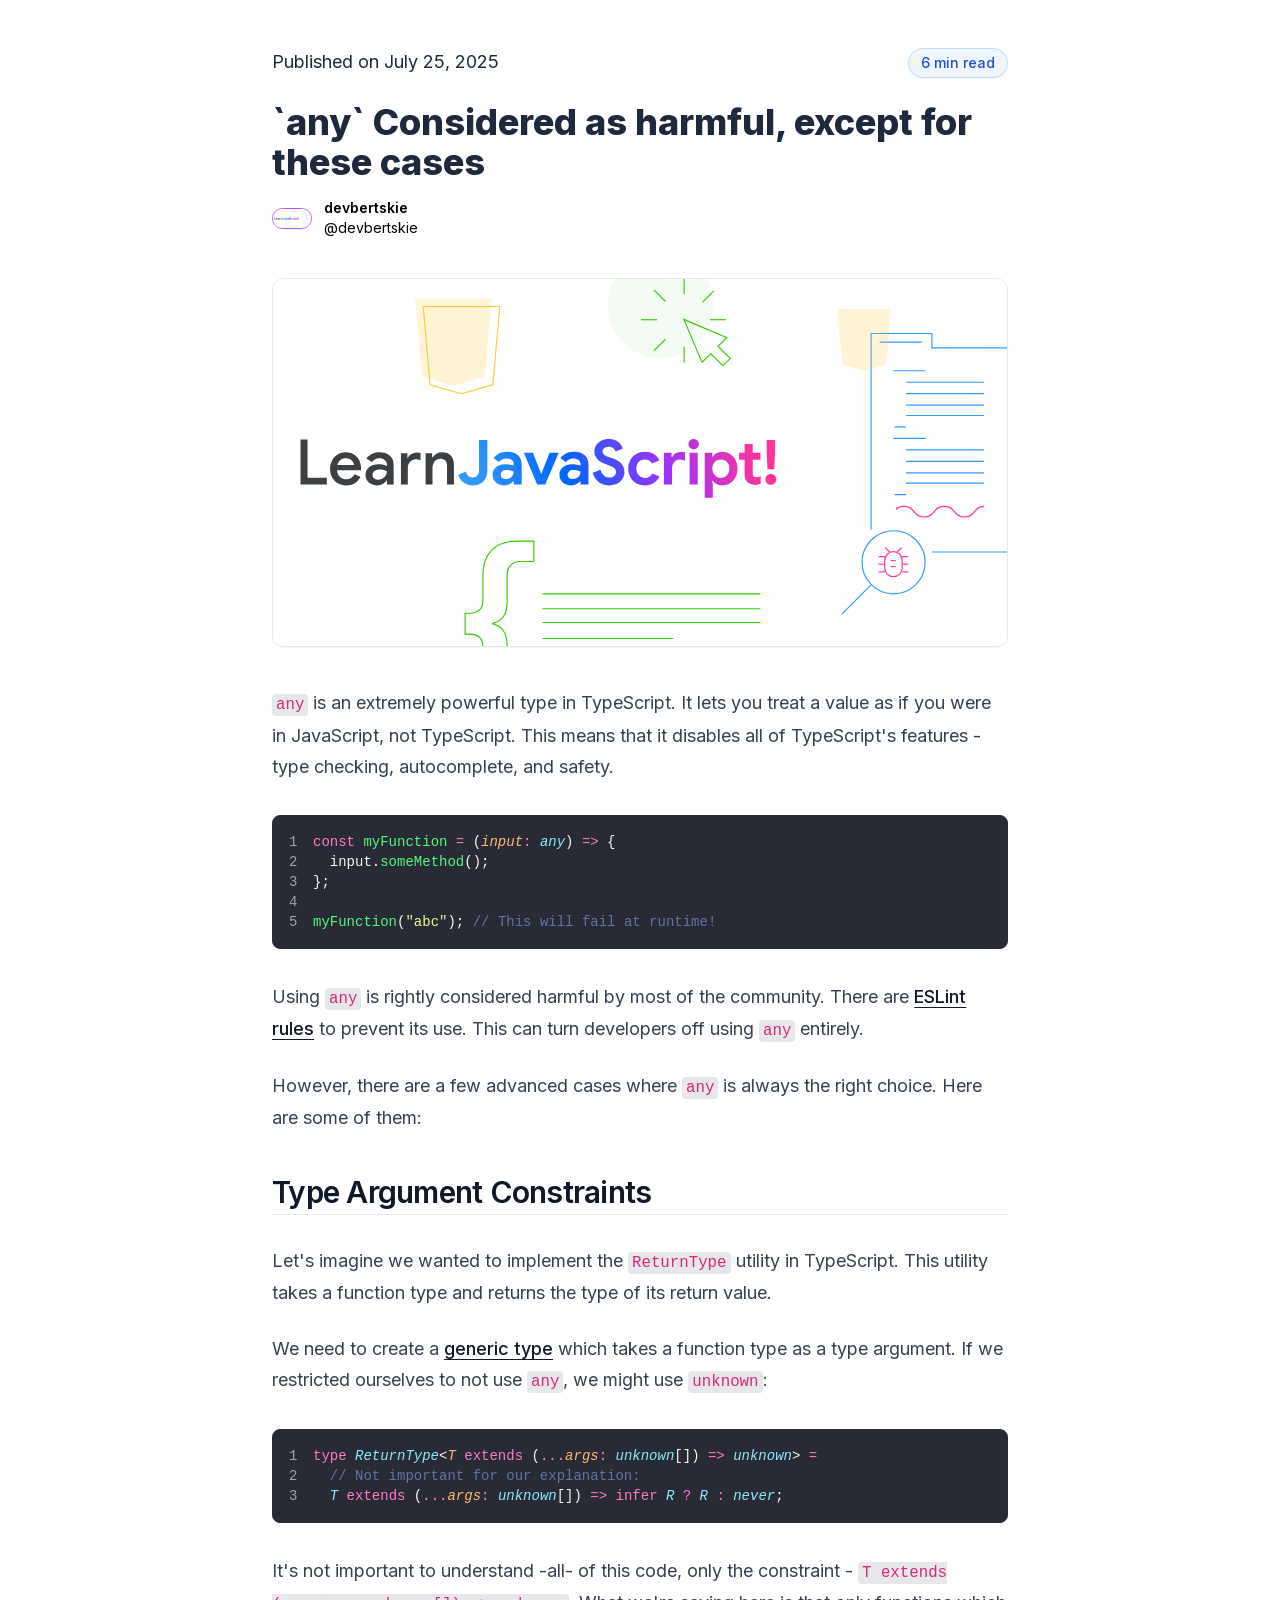
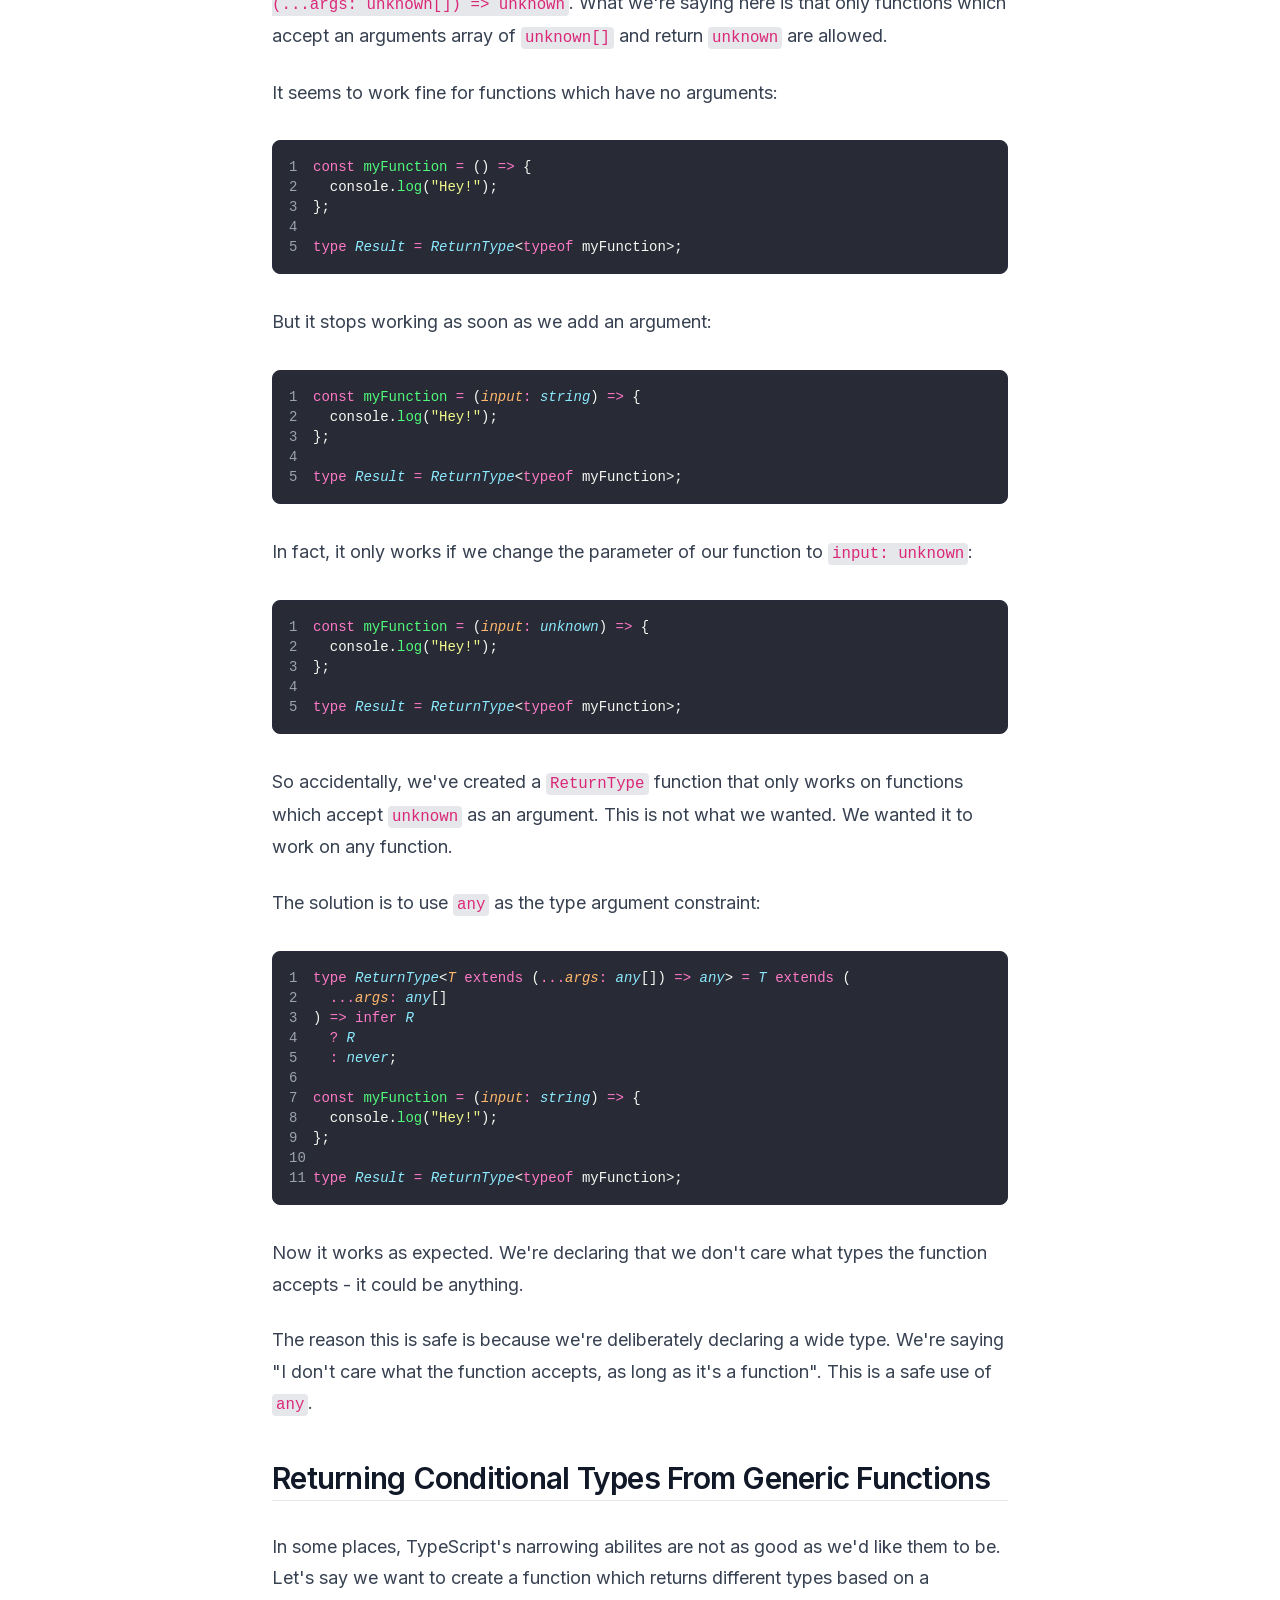
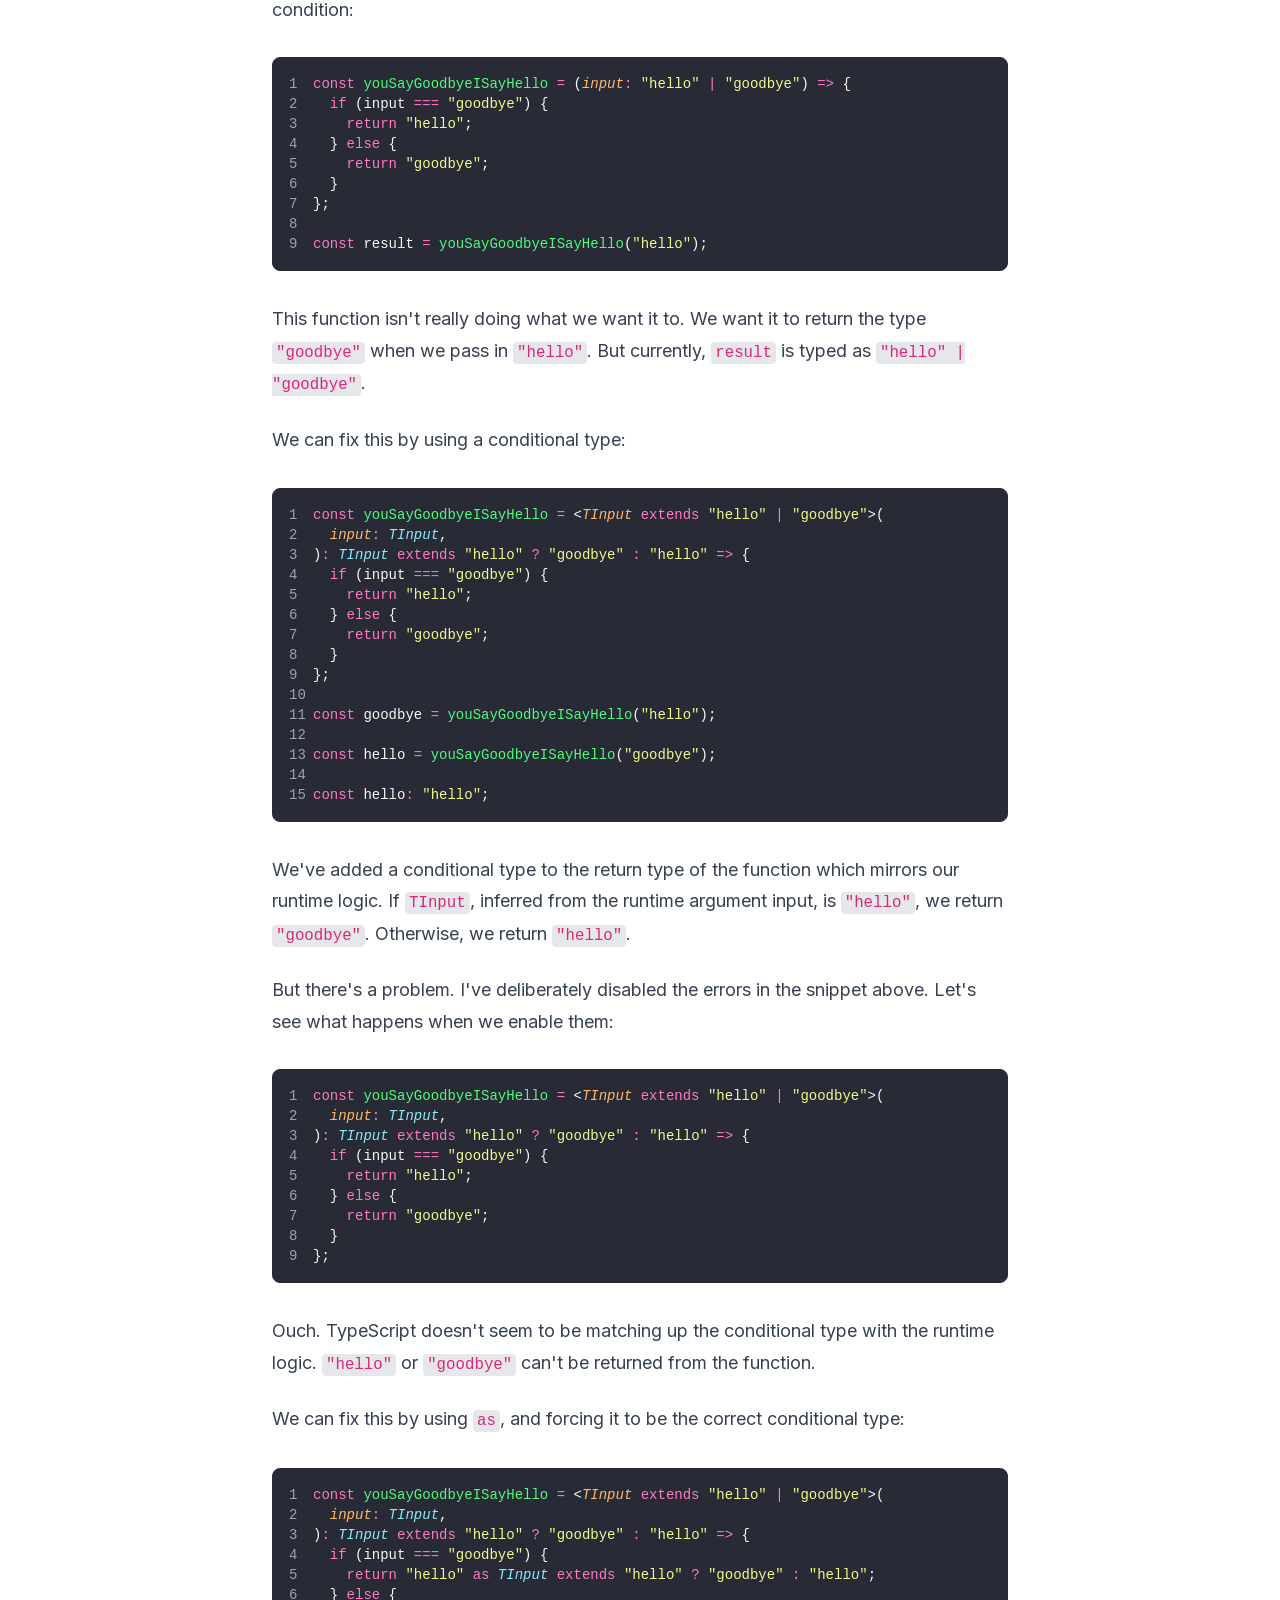
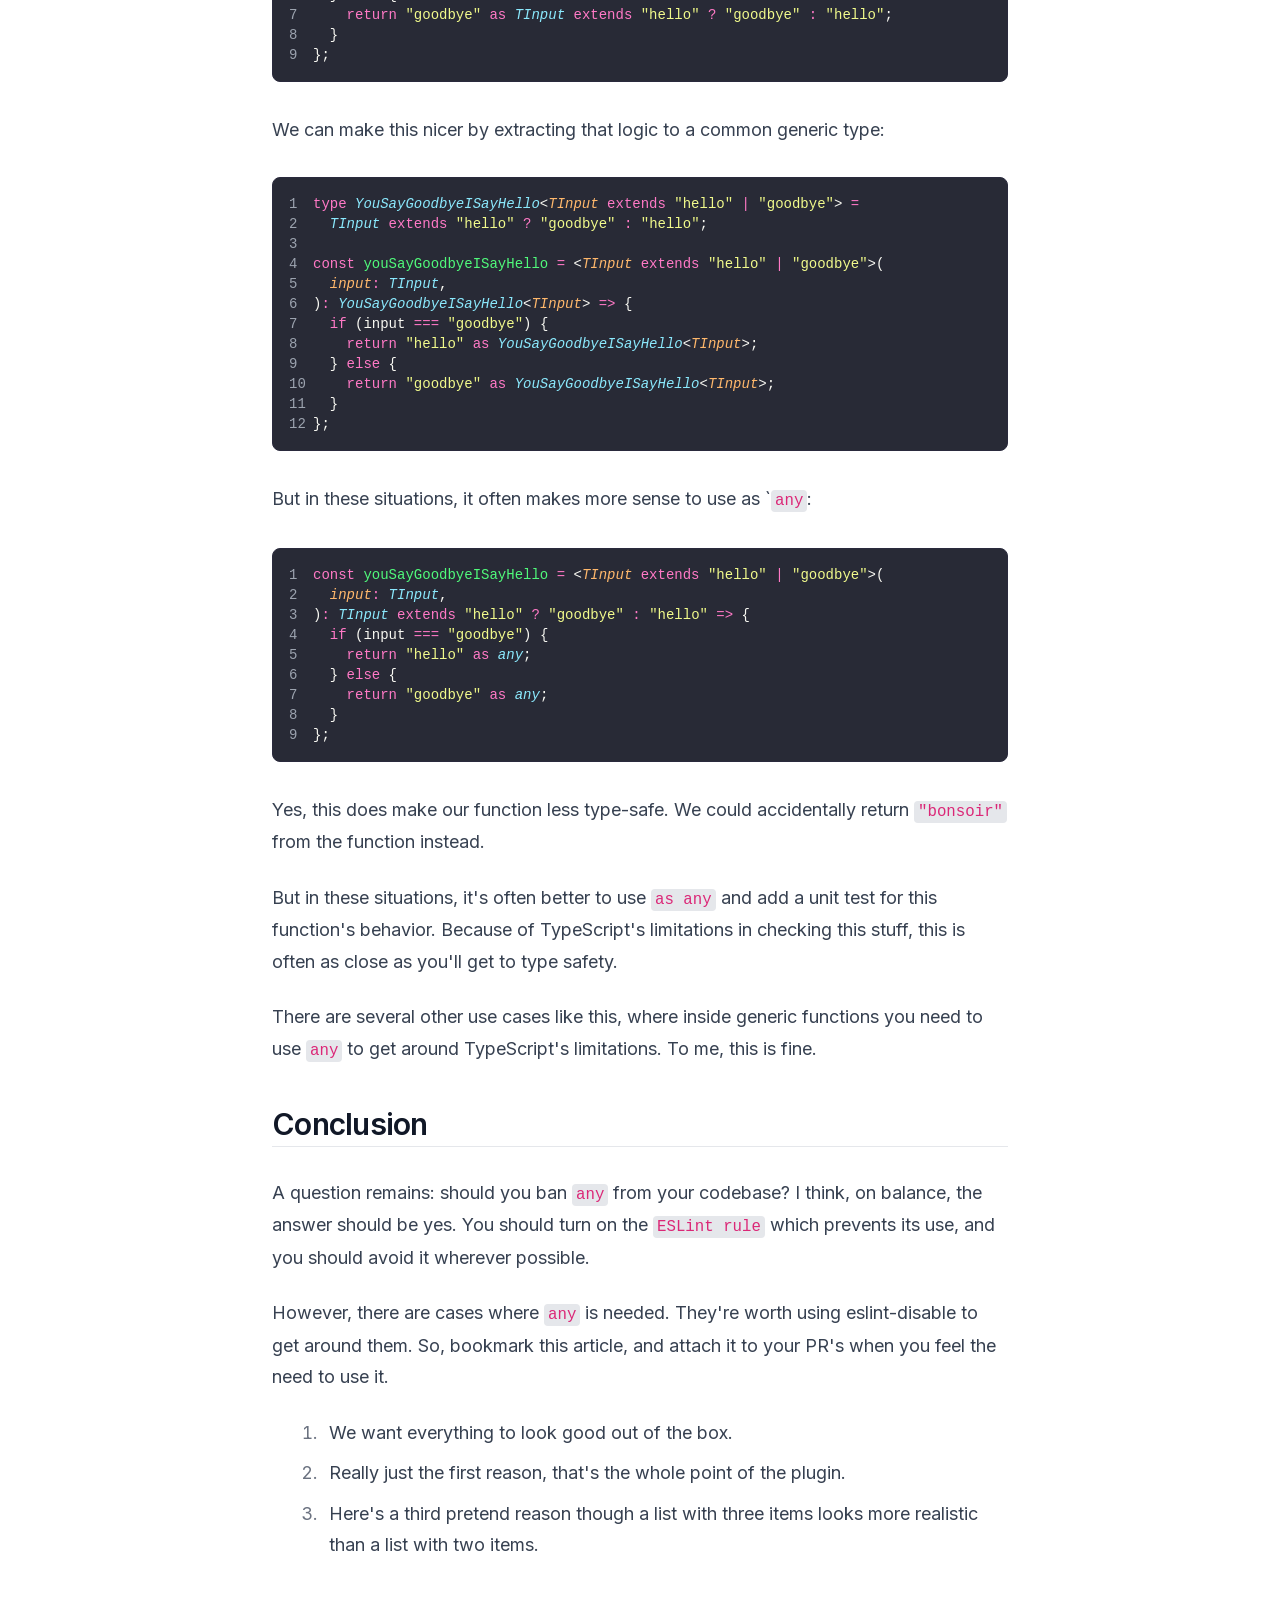
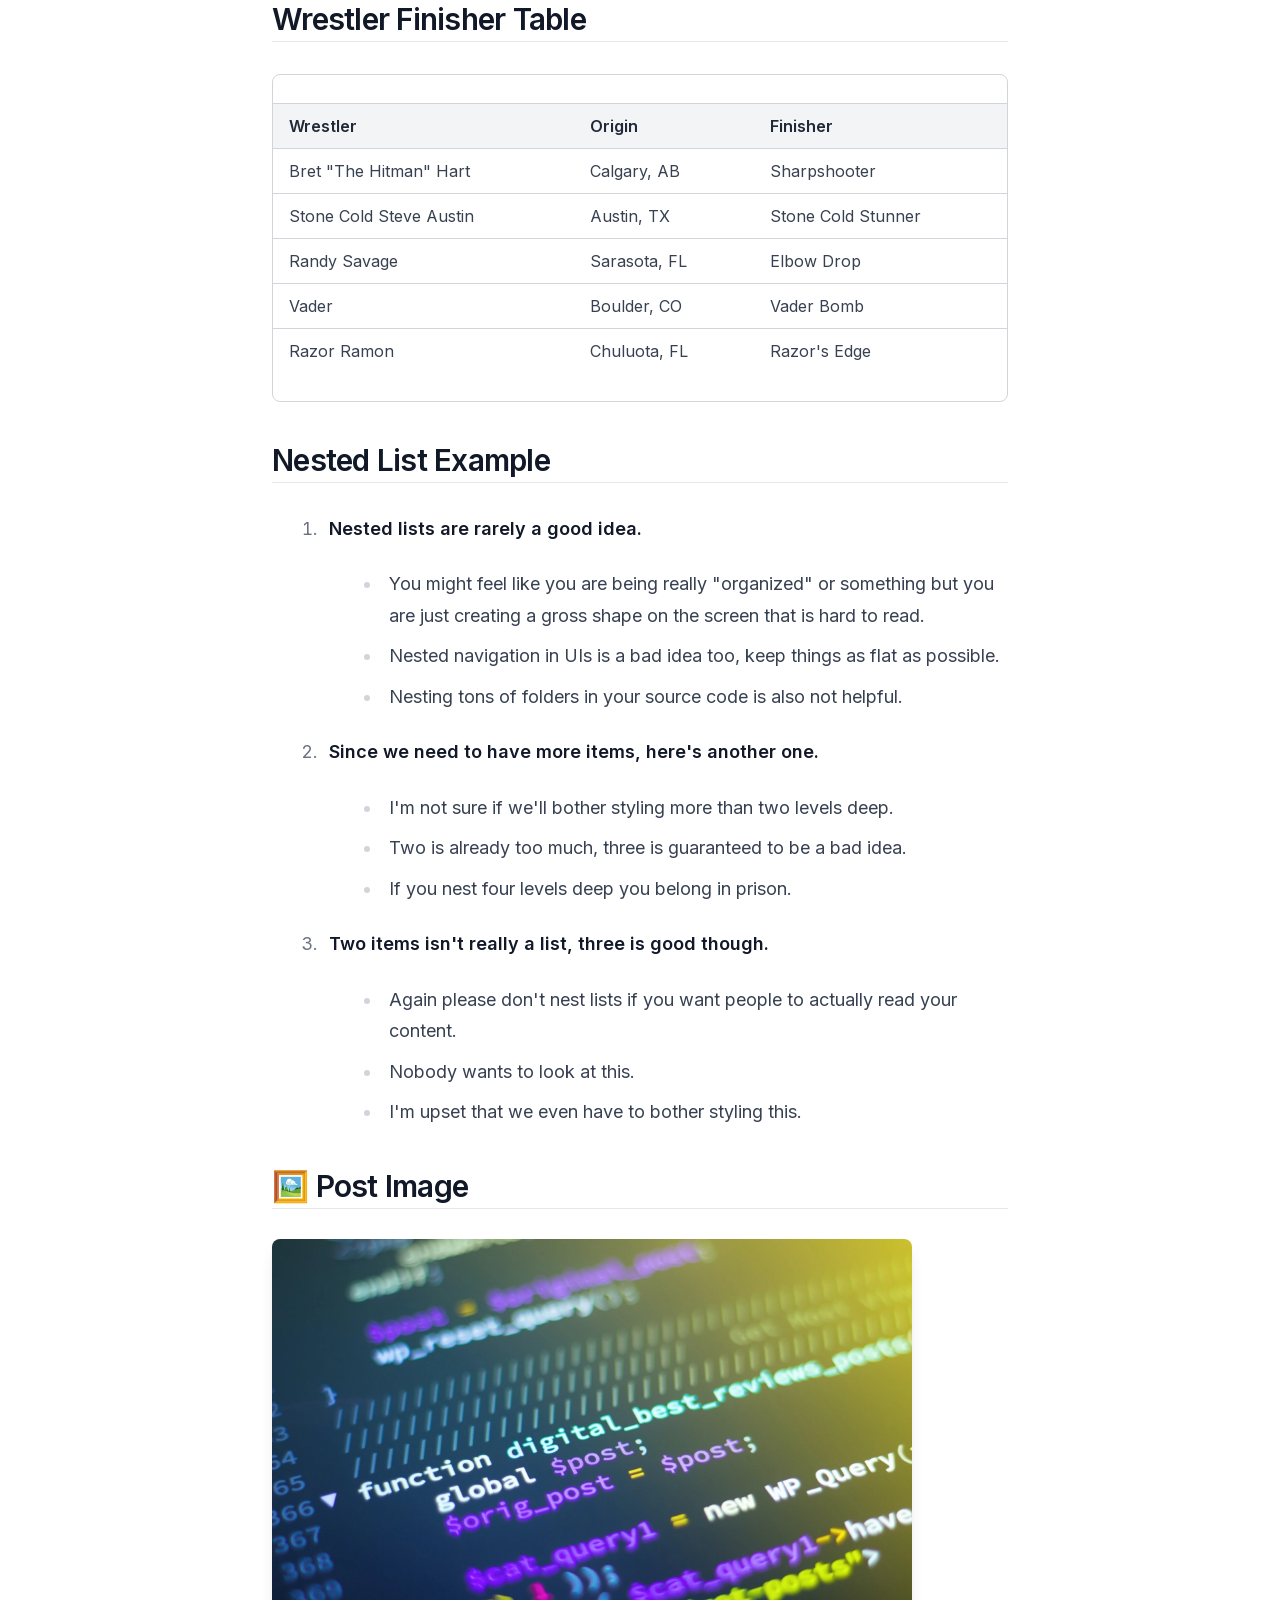
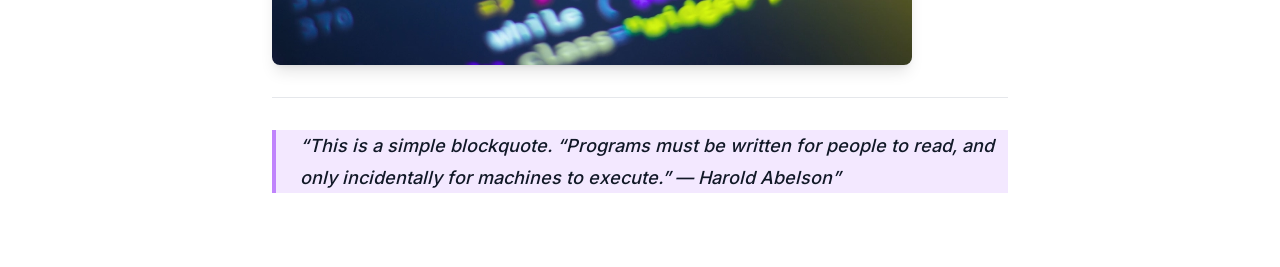
<file: blog/first-post.html>
<!DOCTYPE html><!--tnAKDTvsxXgQHpfxxxyjr--><html lang="en" class="__variable_f367f3 __variable_e26e63"><head><meta charSet="utf-8"/><meta name="viewport" content="width=device-width, initial-scale=1, maximum-scale=5"/><meta name="viewport" content="width=device-width, initial-scale=1"/><link rel="preload" href="/_next/static/media/c441a7a257a6e5bf-s.p.woff2" as="font" crossorigin="" type="font/woff2"/><link rel="preload" href="/_next/static/media/e4af272ccee01ff0-s.p.woff2" as="font" crossorigin="" type="font/woff2"/><link rel="preload" as="image" href="/images/blog/post2.webp"/><link rel="stylesheet" href="/_next/static/css/89362803f204af79.css" data-precedence="next"/><link rel="preload" as="script" fetchPriority="low" href="/_next/static/chunks/webpack-480decaf0b57173f.js"/><script src="/_next/static/chunks/4bd1b696-c023c6e3521b1417.js" async=""></script><script src="/_next/static/chunks/255-298da4547136d2a0.js" async=""></script><script src="/_next/static/chunks/main-app-9330111834009096.js" async=""></script><script src="/_next/static/chunks/249-9d07b238066fa2d2.js" async=""></script><script src="/_next/static/chunks/app/blog/%5Bslug%5D/page-bb16f9dceb096ba4.js" async=""></script><meta name="next-size-adjust" content=""/><link rel="preload" href="/navarasu/img/navarasu_desktop.avif" as="image" type="image/avif"/><link rel="preload" href="/navarasu/img/navarasu_tab.avif" as="image" type="image/avif"/><link rel="preload" href="/navarasu/img/navarasu_mob.avif" as="image" type="image/avif"/><link rel="dns-prefetch" href="//api.github.com"/><link rel="dns-prefetch" href="//raw.githubusercontent.com"/><link rel="dns-prefetch" href="//img.shields.io"/><link rel="dns-prefetch" href="//navarasu.com"/><link rel="preconnect" href="https://fonts.googleapis.com"/><link rel="preconnect" href="https://fonts.gstatic.com" crossorigin="anonymous"/><title>`any` Considered as harmful, except for these cases | Navarasu</title><meta name="description" content="Discover when it&#x27;s appropriate to use Typescript&#x27;s `any` type..."/><meta name="author" content="devbertskie"/><script defer="">
              window.addEventListener('load', function () {
                if ('serviceWorker' in navigator) {
                  navigator.serviceWorker.register('/sw.js')
                    .then(function (registration) {
                      console.log('SW registered:', registration);
                    })
                    .catch(function (registrationError) {
                      console.log('SW registration failed:', registrationError);
                    });
                }
              });
            </script><script src="/_next/static/chunks/polyfills-42372ed130431b0a.js" noModule=""></script></head><body class="font-inter"><div hidden=""><!--$--><!--/$--></div><article class="mx-auto max-w-3xl px-4 py-12"><div class="mb-6 flex justify-between text-lg text-slate-800"><p>Published on<!-- --> <!-- -->July 25, 2025</p><p class="bg-blue-50 text-blue-700 border border-blue-200 rounded-full px-3 py-1 text-sm font-medium shadow-sm">6 min read</p></div><h1 class="mb-4 text-4xl font-extrabold text-slate-800">`any` Considered as harmful, except for these cases</h1><div class="mb-6 flex items-center space-x-3"><img alt="devbertskie" loading="lazy" width="40" height="40" decoding="async" data-nimg="1" class="rounded-full border border-purple-500" style="color:transparent" src="/images/blog/post1.svg"/><div class="text-sm"><p class="font-semibold">devbertskie</p><p>@<!-- -->devbertskie</p></div></div><img alt="`any` Considered as harmful, except for these cases" loading="lazy" width="800" height="400" decoding="async" data-nimg="1" class="my-10 rounded-xl border border-gray-200 shadow-sm" style="color:transparent" src="/images/blog/post1.svg"/><div class="relative prose max-w-none dark:prose-invert" data-rehype-pretty-code-wrapper="true"><!--$?--><template id="B:0"></template><p>Loading content...</p><!--/$--></div></article><!--$--><!--/$--><script>requestAnimationFrame(function(){$RT=performance.now()});</script><script src="/_next/static/chunks/webpack-480decaf0b57173f.js" id="_R_" async=""></script><div hidden id="S:0"><div><p class="text-[18px] [&amp;:not(:first-child)]:mt-6"><span class="code">any</span> is an extremely powerful type in TypeScript. It lets you treat a value as if you were in JavaScript, not TypeScript. This means that it disables all of TypeScript&#x27;s features - type checking, autocomplete, and safety.</p>
<figure data-rehype-pretty-code-figure=""><pre class="mb-4 mt-6 overflow-x-auto text-sm rounded-lg border border-[#2a2a3d] bg-[#1a1b26] py-4 px-4" style="background-color:#282A36;color:#F8F8F2" tabindex="0" data-language="ts" data-theme="dracula"><code data-language="ts" data-theme="dracula" style="display:grid"><span data-line=""><span style="color:#FF79C6">const</span><span style="color:#50FA7B"> myFunction</span><span style="color:#FF79C6"> =</span><span style="color:#F8F8F2"> (</span><span style="color:#FFB86C;font-style:italic">input</span><span style="color:#FF79C6">:</span><span style="color:#8BE9FD;font-style:italic"> any</span><span style="color:#F8F8F2">) </span><span style="color:#FF79C6">=&gt;</span><span style="color:#F8F8F2"> {</span></span>
<span data-line=""><span style="color:#F8F8F2">  input.</span><span style="color:#50FA7B">someMethod</span><span style="color:#F8F8F2">(); </span></span>
<span data-line=""><span style="color:#F8F8F2">};</span></span>
<span data-line=""> </span>
<span data-line=""><span style="color:#50FA7B">myFunction</span><span style="color:#F8F8F2">(</span><span style="color:#E9F284">&quot;</span><span style="color:#F1FA8C">abc</span><span style="color:#E9F284">&quot;</span><span style="color:#F8F8F2">); </span><span style="color:#6272A4">// This will fail at runtime!</span></span></code></pre></figure>
<p class="text-[18px] [&amp;:not(:first-child)]:mt-6">Using <span class="code">any</span> is rightly considered harmful by most of the community. There are <a class="font-medium underline text-primary underline-offset-4" href="https://typescript-eslint.io/rules/no-explicit-any/">ESLint rules</a> to prevent its use. This can turn developers off using <span class="code">any</span> entirely.</p>
<p class="text-[18px] [&amp;:not(:first-child)]:mt-6">However, there are a few advanced cases where <span class="code">any</span> is always the right choice. Here are some of them:</p>
<h2 class="mt-10 scroll-m-20 border-b pb-1 text-3xl font-semibold text-primary tracking-tight first:mt-0" id="type-argument-constraints">Type Argument Constraints</h2>
<p class="text-[18px] [&amp;:not(:first-child)]:mt-6">Let&#x27;s imagine we wanted to implement the <span class="code">ReturnType</span> utility in TypeScript. This utility takes a function type and returns the type of its return value.</p>
<p class="text-[18px] [&amp;:not(:first-child)]:mt-6">We need to create a <a class="font-medium underline text-primary underline-offset-4" href="https://www.totaltypescript.com/no-such-thing-as-a-generic#generic-types">generic type</a> which takes a function type as a type argument. If we restricted ourselves to not use <span class="code">any</span>, we might use <span class="code">unknown</span>:</p>
<figure data-rehype-pretty-code-figure=""><pre class="mb-4 mt-6 overflow-x-auto text-sm rounded-lg border border-[#2a2a3d] bg-[#1a1b26] py-4 px-4" style="background-color:#282A36;color:#F8F8F2" tabindex="0" data-language="ts" data-theme="dracula"><code data-language="ts" data-theme="dracula" style="display:grid"><span data-line=""><span style="color:#FF79C6">type</span><span style="color:#8BE9FD;font-style:italic"> ReturnType</span><span style="color:#F8F8F2">&lt;</span><span style="color:#FFB86C;font-style:italic">T</span><span style="color:#FF79C6"> extends</span><span style="color:#F8F8F2"> (</span><span style="color:#FF79C6">...</span><span style="color:#FFB86C;font-style:italic">args</span><span style="color:#FF79C6">:</span><span style="color:#8BE9FD;font-style:italic"> unknown</span><span style="color:#F8F8F2">[]) </span><span style="color:#FF79C6">=&gt;</span><span style="color:#8BE9FD;font-style:italic"> unknown</span><span style="color:#F8F8F2">&gt; </span><span style="color:#FF79C6">=</span></span>
<span data-line=""><span style="color:#6272A4">  // Not important for our explanation:</span></span>
<span data-line=""><span style="color:#8BE9FD;font-style:italic">  T</span><span style="color:#FF79C6"> extends</span><span style="color:#F8F8F2"> (</span><span style="color:#FF79C6">...</span><span style="color:#FFB86C;font-style:italic">args</span><span style="color:#FF79C6">:</span><span style="color:#8BE9FD;font-style:italic"> unknown</span><span style="color:#F8F8F2">[]) </span><span style="color:#FF79C6">=&gt;</span><span style="color:#FF79C6"> infer</span><span style="color:#8BE9FD;font-style:italic"> R</span><span style="color:#FF79C6"> ?</span><span style="color:#8BE9FD;font-style:italic"> R</span><span style="color:#FF79C6"> :</span><span style="color:#8BE9FD;font-style:italic"> never</span><span style="color:#F8F8F2">;</span></span></code></pre></figure>
<p class="text-[18px] [&amp;:not(:first-child)]:mt-6">It&#x27;s not important to understand -all- of this code, only the constraint - <span class="code">T extends (...args: unknown[]) =&gt; unknown</span>. What we&#x27;re saying here is that only functions which accept an arguments array of <span class="code">unknown[]</span> and return <span class="code">unknown</span> are allowed.</p>
<p class="text-[18px] [&amp;:not(:first-child)]:mt-6">It seems to work fine for functions which have no arguments:</p>
<figure data-rehype-pretty-code-figure=""><pre class="mb-4 mt-6 overflow-x-auto text-sm rounded-lg border border-[#2a2a3d] bg-[#1a1b26] py-4 px-4" style="background-color:#282A36;color:#F8F8F2" tabindex="0" data-language="ts" data-theme="dracula"><code data-language="ts" data-theme="dracula" style="display:grid"><span data-line=""><span style="color:#FF79C6">const</span><span style="color:#50FA7B"> myFunction</span><span style="color:#FF79C6"> =</span><span style="color:#F8F8F2"> () </span><span style="color:#FF79C6">=&gt;</span><span style="color:#F8F8F2"> {</span></span>
<span data-line=""><span style="color:#F8F8F2">  console.</span><span style="color:#50FA7B">log</span><span style="color:#F8F8F2">(</span><span style="color:#E9F284">&quot;</span><span style="color:#F1FA8C">Hey!</span><span style="color:#E9F284">&quot;</span><span style="color:#F8F8F2">);</span></span>
<span data-line=""><span style="color:#F8F8F2">};</span></span>
<span data-line=""> </span>
<span data-line=""><span style="color:#FF79C6">type</span><span style="color:#8BE9FD;font-style:italic"> Result</span><span style="color:#FF79C6"> =</span><span style="color:#8BE9FD;font-style:italic"> ReturnType</span><span style="color:#F8F8F2">&lt;</span><span style="color:#FF79C6">typeof</span><span style="color:#F8F8F2"> myFunction&gt;;</span></span></code></pre></figure>
<p class="text-[18px] [&amp;:not(:first-child)]:mt-6">But it stops working as soon as we add an argument:</p>
<figure data-rehype-pretty-code-figure=""><pre class="mb-4 mt-6 overflow-x-auto text-sm rounded-lg border border-[#2a2a3d] bg-[#1a1b26] py-4 px-4" style="background-color:#282A36;color:#F8F8F2" tabindex="0" data-language="ts" data-theme="dracula"><code data-language="ts" data-theme="dracula" style="display:grid"><span data-line=""><span style="color:#FF79C6">const</span><span style="color:#50FA7B"> myFunction</span><span style="color:#FF79C6"> =</span><span style="color:#F8F8F2"> (</span><span style="color:#FFB86C;font-style:italic">input</span><span style="color:#FF79C6">:</span><span style="color:#8BE9FD;font-style:italic"> string</span><span style="color:#F8F8F2">) </span><span style="color:#FF79C6">=&gt;</span><span style="color:#F8F8F2"> {</span></span>
<span data-line=""><span style="color:#F8F8F2">  console.</span><span style="color:#50FA7B">log</span><span style="color:#F8F8F2">(</span><span style="color:#E9F284">&quot;</span><span style="color:#F1FA8C">Hey!</span><span style="color:#E9F284">&quot;</span><span style="color:#F8F8F2">);</span></span>
<span data-line=""><span style="color:#F8F8F2">};</span></span>
<span data-line=""> </span>
<span data-line=""><span style="color:#FF79C6">type</span><span style="color:#8BE9FD;font-style:italic"> Result</span><span style="color:#FF79C6"> =</span><span style="color:#8BE9FD;font-style:italic"> ReturnType</span><span style="color:#F8F8F2">&lt;</span><span style="color:#FF79C6">typeof</span><span style="color:#F8F8F2"> myFunction&gt;;</span></span></code></pre></figure>
<p class="text-[18px] [&amp;:not(:first-child)]:mt-6">In fact, it only works if we change the parameter of our function to <span class="code">input: unknown</span>:</p>
<figure data-rehype-pretty-code-figure=""><pre class="mb-4 mt-6 overflow-x-auto text-sm rounded-lg border border-[#2a2a3d] bg-[#1a1b26] py-4 px-4" style="background-color:#282A36;color:#F8F8F2" tabindex="0" data-language="ts" data-theme="dracula"><code data-language="ts" data-theme="dracula" style="display:grid"><span data-line=""><span style="color:#FF79C6">const</span><span style="color:#50FA7B"> myFunction</span><span style="color:#FF79C6"> =</span><span style="color:#F8F8F2"> (</span><span style="color:#FFB86C;font-style:italic">input</span><span style="color:#FF79C6">:</span><span style="color:#8BE9FD;font-style:italic"> unknown</span><span style="color:#F8F8F2">) </span><span style="color:#FF79C6">=&gt;</span><span style="color:#F8F8F2"> {</span></span>
<span data-line=""><span style="color:#F8F8F2">  console.</span><span style="color:#50FA7B">log</span><span style="color:#F8F8F2">(</span><span style="color:#E9F284">&quot;</span><span style="color:#F1FA8C">Hey!</span><span style="color:#E9F284">&quot;</span><span style="color:#F8F8F2">);</span></span>
<span data-line=""><span style="color:#F8F8F2">};</span></span>
<span data-line=""> </span>
<span data-line=""><span style="color:#FF79C6">type</span><span style="color:#8BE9FD;font-style:italic"> Result</span><span style="color:#FF79C6"> =</span><span style="color:#8BE9FD;font-style:italic"> ReturnType</span><span style="color:#F8F8F2">&lt;</span><span style="color:#FF79C6">typeof</span><span style="color:#F8F8F2"> myFunction&gt;;</span></span></code></pre></figure>
<p class="text-[18px] [&amp;:not(:first-child)]:mt-6">So accidentally, we&#x27;ve created a <span class="code">ReturnType</span> function that only works on functions which accept <span class="code">unknown</span> as an argument. This is not what we wanted. We wanted it to work on any function.</p>
<p class="text-[18px] [&amp;:not(:first-child)]:mt-6">The solution is to use <span class="code">any</span> as the type argument constraint:</p>
<figure data-rehype-pretty-code-figure=""><pre class="mb-4 mt-6 overflow-x-auto text-sm rounded-lg border border-[#2a2a3d] bg-[#1a1b26] py-4 px-4" style="background-color:#282A36;color:#F8F8F2" tabindex="0" data-language="ts" data-theme="dracula"><code data-language="ts" data-theme="dracula" style="display:grid"><span data-line=""><span style="color:#FF79C6">type</span><span style="color:#8BE9FD;font-style:italic"> ReturnType</span><span style="color:#F8F8F2">&lt;</span><span style="color:#FFB86C;font-style:italic">T</span><span style="color:#FF79C6"> extends</span><span style="color:#F8F8F2"> (</span><span style="color:#FF79C6">...</span><span style="color:#FFB86C;font-style:italic">args</span><span style="color:#FF79C6">:</span><span style="color:#8BE9FD;font-style:italic"> any</span><span style="color:#F8F8F2">[]) </span><span style="color:#FF79C6">=&gt;</span><span style="color:#8BE9FD;font-style:italic"> any</span><span style="color:#F8F8F2">&gt; </span><span style="color:#FF79C6">=</span><span style="color:#8BE9FD;font-style:italic"> T</span><span style="color:#FF79C6"> extends</span><span style="color:#F8F8F2"> (</span></span>
<span data-line=""><span style="color:#FF79C6">  ...</span><span style="color:#FFB86C;font-style:italic">args</span><span style="color:#FF79C6">:</span><span style="color:#8BE9FD;font-style:italic"> any</span><span style="color:#F8F8F2">[]</span></span>
<span data-line=""><span style="color:#F8F8F2">) </span><span style="color:#FF79C6">=&gt;</span><span style="color:#FF79C6"> infer</span><span style="color:#8BE9FD;font-style:italic"> R</span></span>
<span data-line=""><span style="color:#FF79C6">  ?</span><span style="color:#8BE9FD;font-style:italic"> R</span></span>
<span data-line=""><span style="color:#FF79C6">  :</span><span style="color:#8BE9FD;font-style:italic"> never</span><span style="color:#F8F8F2">;</span></span>
<span data-line=""> </span>
<span data-line=""><span style="color:#FF79C6">const</span><span style="color:#50FA7B"> myFunction</span><span style="color:#FF79C6"> =</span><span style="color:#F8F8F2"> (</span><span style="color:#FFB86C;font-style:italic">input</span><span style="color:#FF79C6">:</span><span style="color:#8BE9FD;font-style:italic"> string</span><span style="color:#F8F8F2">) </span><span style="color:#FF79C6">=&gt;</span><span style="color:#F8F8F2"> {</span></span>
<span data-line=""><span style="color:#F8F8F2">  console.</span><span style="color:#50FA7B">log</span><span style="color:#F8F8F2">(</span><span style="color:#E9F284">&quot;</span><span style="color:#F1FA8C">Hey!</span><span style="color:#E9F284">&quot;</span><span style="color:#F8F8F2">);</span></span>
<span data-line=""><span style="color:#F8F8F2">};</span></span>
<span data-line=""> </span>
<span data-line=""><span style="color:#FF79C6">type</span><span style="color:#8BE9FD;font-style:italic"> Result</span><span style="color:#FF79C6"> =</span><span style="color:#8BE9FD;font-style:italic"> ReturnType</span><span style="color:#F8F8F2">&lt;</span><span style="color:#FF79C6">typeof</span><span style="color:#F8F8F2"> myFunction&gt;;</span></span></code></pre></figure>
<p class="text-[18px] [&amp;:not(:first-child)]:mt-6">Now it works as expected. We&#x27;re declaring that we don&#x27;t care what types the function accepts - it could be anything.</p>
<p class="text-[18px] [&amp;:not(:first-child)]:mt-6">The reason this is safe is because we&#x27;re deliberately declaring a wide type. We&#x27;re saying &quot;I don&#x27;t care what the function accepts, as long as it&#x27;s a function&quot;. This is a safe use of <span class="code">any</span>.</p>
<h2 class="mt-10 scroll-m-20 border-b pb-1 text-3xl font-semibold text-primary tracking-tight first:mt-0" id="returning-conditional-types-from-generic-functions">Returning Conditional Types From Generic Functions</h2>
<p class="text-[18px] [&amp;:not(:first-child)]:mt-6">In some places, TypeScript&#x27;s narrowing abilites are not as good as we&#x27;d like them to be. Let&#x27;s say we want to create a function which returns different types based on a condition:</p>
<figure data-rehype-pretty-code-figure=""><pre class="mb-4 mt-6 overflow-x-auto text-sm rounded-lg border border-[#2a2a3d] bg-[#1a1b26] py-4 px-4" style="background-color:#282A36;color:#F8F8F2" tabindex="0" data-language="ts" data-theme="dracula"><code data-language="ts" data-theme="dracula" style="display:grid"><span data-line=""><span style="color:#FF79C6">const</span><span style="color:#50FA7B"> youSayGoodbyeISayHello</span><span style="color:#FF79C6"> =</span><span style="color:#F8F8F2"> (</span><span style="color:#FFB86C;font-style:italic">input</span><span style="color:#FF79C6">:</span><span style="color:#E9F284"> &quot;</span><span style="color:#F1FA8C">hello</span><span style="color:#E9F284">&quot;</span><span style="color:#FF79C6"> |</span><span style="color:#E9F284"> &quot;</span><span style="color:#F1FA8C">goodbye</span><span style="color:#E9F284">&quot;</span><span style="color:#F8F8F2">) </span><span style="color:#FF79C6">=&gt;</span><span style="color:#F8F8F2"> {</span></span>
<span data-line=""><span style="color:#FF79C6">  if</span><span style="color:#F8F8F2"> (input </span><span style="color:#FF79C6">===</span><span style="color:#E9F284"> &quot;</span><span style="color:#F1FA8C">goodbye</span><span style="color:#E9F284">&quot;</span><span style="color:#F8F8F2">) {</span></span>
<span data-line=""><span style="color:#FF79C6">    return</span><span style="color:#E9F284"> &quot;</span><span style="color:#F1FA8C">hello</span><span style="color:#E9F284">&quot;</span><span style="color:#F8F8F2">;</span></span>
<span data-line=""><span style="color:#F8F8F2">  } </span><span style="color:#FF79C6">else</span><span style="color:#F8F8F2"> {</span></span>
<span data-line=""><span style="color:#FF79C6">    return</span><span style="color:#E9F284"> &quot;</span><span style="color:#F1FA8C">goodbye</span><span style="color:#E9F284">&quot;</span><span style="color:#F8F8F2">;</span></span>
<span data-line=""><span style="color:#F8F8F2">  }</span></span>
<span data-line=""><span style="color:#F8F8F2">};</span></span>
<span data-line=""> </span>
<span data-line=""><span style="color:#FF79C6">const</span><span style="color:#F8F8F2"> result </span><span style="color:#FF79C6">=</span><span style="color:#50FA7B"> youSayGoodbyeISayHello</span><span style="color:#F8F8F2">(</span><span style="color:#E9F284">&quot;</span><span style="color:#F1FA8C">hello</span><span style="color:#E9F284">&quot;</span><span style="color:#F8F8F2">);</span></span></code></pre></figure>
<p class="text-[18px] [&amp;:not(:first-child)]:mt-6">This function isn&#x27;t really doing what we want it to. We want it to return the type <span class="code">&quot;goodbye&quot;</span> when we pass in <span class="code">&quot;hello&quot;</span>. But currently, <span class="code">result</span> is typed as <span class="code">&quot;hello&quot; | &quot;goodbye&quot;</span>.</p>
<p class="text-[18px] [&amp;:not(:first-child)]:mt-6">We can fix this by using a conditional type:</p>
<figure data-rehype-pretty-code-figure=""><pre class="mb-4 mt-6 overflow-x-auto text-sm rounded-lg border border-[#2a2a3d] bg-[#1a1b26] py-4 px-4" style="background-color:#282A36;color:#F8F8F2" tabindex="0" data-language="ts" data-theme="dracula"><code data-language="ts" data-theme="dracula" style="display:grid"><span data-line=""><span style="color:#FF79C6">const</span><span style="color:#50FA7B"> youSayGoodbyeISayHello</span><span style="color:#FF79C6"> =</span><span style="color:#F8F8F2"> &lt;</span><span style="color:#FFB86C;font-style:italic">TInput</span><span style="color:#FF79C6"> extends</span><span style="color:#E9F284"> &quot;</span><span style="color:#F1FA8C">hello</span><span style="color:#E9F284">&quot;</span><span style="color:#FF79C6"> |</span><span style="color:#E9F284"> &quot;</span><span style="color:#F1FA8C">goodbye</span><span style="color:#E9F284">&quot;</span><span style="color:#F8F8F2">&gt;(</span></span>
<span data-line=""><span style="color:#FFB86C;font-style:italic">  input</span><span style="color:#FF79C6">:</span><span style="color:#8BE9FD;font-style:italic"> TInput</span><span style="color:#F8F8F2">,</span></span>
<span data-line=""><span style="color:#F8F8F2">)</span><span style="color:#FF79C6">:</span><span style="color:#8BE9FD;font-style:italic"> TInput</span><span style="color:#FF79C6"> extends</span><span style="color:#E9F284"> &quot;</span><span style="color:#F1FA8C">hello</span><span style="color:#E9F284">&quot;</span><span style="color:#FF79C6"> ?</span><span style="color:#E9F284"> &quot;</span><span style="color:#F1FA8C">goodbye</span><span style="color:#E9F284">&quot;</span><span style="color:#FF79C6"> :</span><span style="color:#E9F284"> &quot;</span><span style="color:#F1FA8C">hello</span><span style="color:#E9F284">&quot;</span><span style="color:#FF79C6"> =&gt;</span><span style="color:#F8F8F2"> {</span></span>
<span data-line=""><span style="color:#FF79C6">  if</span><span style="color:#F8F8F2"> (input </span><span style="color:#FF79C6">===</span><span style="color:#E9F284"> &quot;</span><span style="color:#F1FA8C">goodbye</span><span style="color:#E9F284">&quot;</span><span style="color:#F8F8F2">) {</span></span>
<span data-line=""><span style="color:#FF79C6">    return</span><span style="color:#E9F284"> &quot;</span><span style="color:#F1FA8C">hello</span><span style="color:#E9F284">&quot;</span><span style="color:#F8F8F2">;</span></span>
<span data-line=""><span style="color:#F8F8F2">  } </span><span style="color:#FF79C6">else</span><span style="color:#F8F8F2"> {</span></span>
<span data-line=""><span style="color:#FF79C6">    return</span><span style="color:#E9F284"> &quot;</span><span style="color:#F1FA8C">goodbye</span><span style="color:#E9F284">&quot;</span><span style="color:#F8F8F2">;</span></span>
<span data-line=""><span style="color:#F8F8F2">  }</span></span>
<span data-line=""><span style="color:#F8F8F2">};</span></span>
<span data-line=""> </span>
<span data-line=""><span style="color:#FF79C6">const</span><span style="color:#F8F8F2"> goodbye </span><span style="color:#FF79C6">=</span><span style="color:#50FA7B"> youSayGoodbyeISayHello</span><span style="color:#F8F8F2">(</span><span style="color:#E9F284">&quot;</span><span style="color:#F1FA8C">hello</span><span style="color:#E9F284">&quot;</span><span style="color:#F8F8F2">);</span></span>
<span data-line=""> </span>
<span data-line=""><span style="color:#FF79C6">const</span><span style="color:#F8F8F2"> hello </span><span style="color:#FF79C6">=</span><span style="color:#50FA7B"> youSayGoodbyeISayHello</span><span style="color:#F8F8F2">(</span><span style="color:#E9F284">&quot;</span><span style="color:#F1FA8C">goodbye</span><span style="color:#E9F284">&quot;</span><span style="color:#F8F8F2">);</span></span>
<span data-line=""> </span>
<span data-line=""><span style="color:#FF79C6">const</span><span style="color:#F8F8F2"> hello</span><span style="color:#FF79C6">:</span><span style="color:#E9F284"> &quot;</span><span style="color:#F1FA8C">hello</span><span style="color:#E9F284">&quot;</span><span style="color:#F8F8F2">;</span></span></code></pre></figure>
<p class="text-[18px] [&amp;:not(:first-child)]:mt-6">We&#x27;ve added a conditional type to the return type of the function which mirrors our runtime logic. If <span class="code">TInput</span>, inferred from the runtime argument input, is <span class="code">&quot;hello&quot;</span>, we return <span class="code">&quot;goodbye&quot;</span>. Otherwise, we return <span class="code">&quot;hello&quot;</span>.</p>
<p class="text-[18px] [&amp;:not(:first-child)]:mt-6">But there&#x27;s a problem. I&#x27;ve deliberately disabled the errors in the snippet above. Let&#x27;s see what happens when we enable them:</p>
<figure data-rehype-pretty-code-figure=""><pre class="mb-4 mt-6 overflow-x-auto text-sm rounded-lg border border-[#2a2a3d] bg-[#1a1b26] py-4 px-4" style="background-color:#282A36;color:#F8F8F2" tabindex="0" data-language="ts" data-theme="dracula"><code data-language="ts" data-theme="dracula" style="display:grid"><span data-line=""><span style="color:#FF79C6">const</span><span style="color:#50FA7B"> youSayGoodbyeISayHello</span><span style="color:#FF79C6"> =</span><span style="color:#F8F8F2"> &lt;</span><span style="color:#FFB86C;font-style:italic">TInput</span><span style="color:#FF79C6"> extends</span><span style="color:#E9F284"> &quot;</span><span style="color:#F1FA8C">hello</span><span style="color:#E9F284">&quot;</span><span style="color:#FF79C6"> |</span><span style="color:#E9F284"> &quot;</span><span style="color:#F1FA8C">goodbye</span><span style="color:#E9F284">&quot;</span><span style="color:#F8F8F2">&gt;(</span></span>
<span data-line=""><span style="color:#FFB86C;font-style:italic">  input</span><span style="color:#FF79C6">:</span><span style="color:#8BE9FD;font-style:italic"> TInput</span><span style="color:#F8F8F2">,</span></span>
<span data-line=""><span style="color:#F8F8F2">)</span><span style="color:#FF79C6">:</span><span style="color:#8BE9FD;font-style:italic"> TInput</span><span style="color:#FF79C6"> extends</span><span style="color:#E9F284"> &quot;</span><span style="color:#F1FA8C">hello</span><span style="color:#E9F284">&quot;</span><span style="color:#FF79C6"> ?</span><span style="color:#E9F284"> &quot;</span><span style="color:#F1FA8C">goodbye</span><span style="color:#E9F284">&quot;</span><span style="color:#FF79C6"> :</span><span style="color:#E9F284"> &quot;</span><span style="color:#F1FA8C">hello</span><span style="color:#E9F284">&quot;</span><span style="color:#FF79C6"> =&gt;</span><span style="color:#F8F8F2"> {</span></span>
<span data-line=""><span style="color:#FF79C6">  if</span><span style="color:#F8F8F2"> (input </span><span style="color:#FF79C6">===</span><span style="color:#E9F284"> &quot;</span><span style="color:#F1FA8C">goodbye</span><span style="color:#E9F284">&quot;</span><span style="color:#F8F8F2">) {</span></span>
<span data-line=""><span style="color:#FF79C6">    return</span><span style="color:#E9F284"> &quot;</span><span style="color:#F1FA8C">hello</span><span style="color:#E9F284">&quot;</span><span style="color:#F8F8F2">;</span></span>
<span data-line=""><span style="color:#F8F8F2">  } </span><span style="color:#FF79C6">else</span><span style="color:#F8F8F2"> {</span></span>
<span data-line=""><span style="color:#FF79C6">    return</span><span style="color:#E9F284"> &quot;</span><span style="color:#F1FA8C">goodbye</span><span style="color:#E9F284">&quot;</span><span style="color:#F8F8F2">;</span></span>
<span data-line=""><span style="color:#F8F8F2">  }</span></span>
<span data-line=""><span style="color:#F8F8F2">};</span></span></code></pre></figure>
<p class="text-[18px] [&amp;:not(:first-child)]:mt-6">Ouch. TypeScript doesn&#x27;t seem to be matching up the conditional type with the runtime logic. <span class="code">&quot;hello&quot;</span> or <span class="code">&quot;goodbye&quot;</span> can&#x27;t be returned from the function.</p>
<p class="text-[18px] [&amp;:not(:first-child)]:mt-6">We can fix this by using <span class="code">as</span>, and forcing it to be the correct conditional type:</p>
<figure data-rehype-pretty-code-figure=""><pre class="mb-4 mt-6 overflow-x-auto text-sm rounded-lg border border-[#2a2a3d] bg-[#1a1b26] py-4 px-4" style="background-color:#282A36;color:#F8F8F2" tabindex="0" data-language="ts" data-theme="dracula"><code data-language="ts" data-theme="dracula" style="display:grid"><span data-line=""><span style="color:#FF79C6">const</span><span style="color:#50FA7B"> youSayGoodbyeISayHello</span><span style="color:#FF79C6"> =</span><span style="color:#F8F8F2"> &lt;</span><span style="color:#FFB86C;font-style:italic">TInput</span><span style="color:#FF79C6"> extends</span><span style="color:#E9F284"> &quot;</span><span style="color:#F1FA8C">hello</span><span style="color:#E9F284">&quot;</span><span style="color:#FF79C6"> |</span><span style="color:#E9F284"> &quot;</span><span style="color:#F1FA8C">goodbye</span><span style="color:#E9F284">&quot;</span><span style="color:#F8F8F2">&gt;(</span></span>
<span data-line=""><span style="color:#FFB86C;font-style:italic">  input</span><span style="color:#FF79C6">:</span><span style="color:#8BE9FD;font-style:italic"> TInput</span><span style="color:#F8F8F2">,</span></span>
<span data-line=""><span style="color:#F8F8F2">)</span><span style="color:#FF79C6">:</span><span style="color:#8BE9FD;font-style:italic"> TInput</span><span style="color:#FF79C6"> extends</span><span style="color:#E9F284"> &quot;</span><span style="color:#F1FA8C">hello</span><span style="color:#E9F284">&quot;</span><span style="color:#FF79C6"> ?</span><span style="color:#E9F284"> &quot;</span><span style="color:#F1FA8C">goodbye</span><span style="color:#E9F284">&quot;</span><span style="color:#FF79C6"> :</span><span style="color:#E9F284"> &quot;</span><span style="color:#F1FA8C">hello</span><span style="color:#E9F284">&quot;</span><span style="color:#FF79C6"> =&gt;</span><span style="color:#F8F8F2"> {</span></span>
<span data-line=""><span style="color:#FF79C6">  if</span><span style="color:#F8F8F2"> (input </span><span style="color:#FF79C6">===</span><span style="color:#E9F284"> &quot;</span><span style="color:#F1FA8C">goodbye</span><span style="color:#E9F284">&quot;</span><span style="color:#F8F8F2">) {</span></span>
<span data-line=""><span style="color:#FF79C6">    return</span><span style="color:#E9F284"> &quot;</span><span style="color:#F1FA8C">hello</span><span style="color:#E9F284">&quot;</span><span style="color:#FF79C6"> as</span><span style="color:#8BE9FD;font-style:italic"> TInput</span><span style="color:#FF79C6"> extends</span><span style="color:#E9F284"> &quot;</span><span style="color:#F1FA8C">hello</span><span style="color:#E9F284">&quot;</span><span style="color:#FF79C6"> ?</span><span style="color:#E9F284"> &quot;</span><span style="color:#F1FA8C">goodbye</span><span style="color:#E9F284">&quot;</span><span style="color:#FF79C6"> :</span><span style="color:#E9F284"> &quot;</span><span style="color:#F1FA8C">hello</span><span style="color:#E9F284">&quot;</span><span style="color:#F8F8F2">;</span></span>
<span data-line=""><span style="color:#F8F8F2">  } </span><span style="color:#FF79C6">else</span><span style="color:#F8F8F2"> {</span></span>
<span data-line=""><span style="color:#FF79C6">    return</span><span style="color:#E9F284"> &quot;</span><span style="color:#F1FA8C">goodbye</span><span style="color:#E9F284">&quot;</span><span style="color:#FF79C6"> as</span><span style="color:#8BE9FD;font-style:italic"> TInput</span><span style="color:#FF79C6"> extends</span><span style="color:#E9F284"> &quot;</span><span style="color:#F1FA8C">hello</span><span style="color:#E9F284">&quot;</span><span style="color:#FF79C6"> ?</span><span style="color:#E9F284"> &quot;</span><span style="color:#F1FA8C">goodbye</span><span style="color:#E9F284">&quot;</span><span style="color:#FF79C6"> :</span><span style="color:#E9F284"> &quot;</span><span style="color:#F1FA8C">hello</span><span style="color:#E9F284">&quot;</span><span style="color:#F8F8F2">;</span></span>
<span data-line=""><span style="color:#F8F8F2">  }</span></span>
<span data-line=""><span style="color:#F8F8F2">};</span></span></code></pre></figure>
<p class="text-[18px] [&amp;:not(:first-child)]:mt-6">We can make this nicer by extracting that logic to a common generic type:</p>
<figure data-rehype-pretty-code-figure=""><pre class="mb-4 mt-6 overflow-x-auto text-sm rounded-lg border border-[#2a2a3d] bg-[#1a1b26] py-4 px-4" style="background-color:#282A36;color:#F8F8F2" tabindex="0" data-language="ts" data-theme="dracula"><code data-language="ts" data-theme="dracula" style="display:grid"><span data-line=""><span style="color:#FF79C6">type</span><span style="color:#8BE9FD;font-style:italic"> YouSayGoodbyeISayHello</span><span style="color:#F8F8F2">&lt;</span><span style="color:#FFB86C;font-style:italic">TInput</span><span style="color:#FF79C6"> extends</span><span style="color:#E9F284"> &quot;</span><span style="color:#F1FA8C">hello</span><span style="color:#E9F284">&quot;</span><span style="color:#FF79C6"> |</span><span style="color:#E9F284"> &quot;</span><span style="color:#F1FA8C">goodbye</span><span style="color:#E9F284">&quot;</span><span style="color:#F8F8F2">&gt; </span><span style="color:#FF79C6">=</span></span>
<span data-line=""><span style="color:#8BE9FD;font-style:italic">  TInput</span><span style="color:#FF79C6"> extends</span><span style="color:#E9F284"> &quot;</span><span style="color:#F1FA8C">hello</span><span style="color:#E9F284">&quot;</span><span style="color:#FF79C6"> ?</span><span style="color:#E9F284"> &quot;</span><span style="color:#F1FA8C">goodbye</span><span style="color:#E9F284">&quot;</span><span style="color:#FF79C6"> :</span><span style="color:#E9F284"> &quot;</span><span style="color:#F1FA8C">hello</span><span style="color:#E9F284">&quot;</span><span style="color:#F8F8F2">;</span></span>
<span data-line=""> </span>
<span data-line=""><span style="color:#FF79C6">const</span><span style="color:#50FA7B"> youSayGoodbyeISayHello</span><span style="color:#FF79C6"> =</span><span style="color:#F8F8F2"> &lt;</span><span style="color:#FFB86C;font-style:italic">TInput</span><span style="color:#FF79C6"> extends</span><span style="color:#E9F284"> &quot;</span><span style="color:#F1FA8C">hello</span><span style="color:#E9F284">&quot;</span><span style="color:#FF79C6"> |</span><span style="color:#E9F284"> &quot;</span><span style="color:#F1FA8C">goodbye</span><span style="color:#E9F284">&quot;</span><span style="color:#F8F8F2">&gt;(</span></span>
<span data-line=""><span style="color:#FFB86C;font-style:italic">  input</span><span style="color:#FF79C6">:</span><span style="color:#8BE9FD;font-style:italic"> TInput</span><span style="color:#F8F8F2">,</span></span>
<span data-line=""><span style="color:#F8F8F2">)</span><span style="color:#FF79C6">:</span><span style="color:#8BE9FD;font-style:italic"> YouSayGoodbyeISayHello</span><span style="color:#F8F8F2">&lt;</span><span style="color:#FFB86C;font-style:italic">TInput</span><span style="color:#F8F8F2">&gt; </span><span style="color:#FF79C6">=&gt;</span><span style="color:#F8F8F2"> {</span></span>
<span data-line=""><span style="color:#FF79C6">  if</span><span style="color:#F8F8F2"> (input </span><span style="color:#FF79C6">===</span><span style="color:#E9F284"> &quot;</span><span style="color:#F1FA8C">goodbye</span><span style="color:#E9F284">&quot;</span><span style="color:#F8F8F2">) {</span></span>
<span data-line=""><span style="color:#FF79C6">    return</span><span style="color:#E9F284"> &quot;</span><span style="color:#F1FA8C">hello</span><span style="color:#E9F284">&quot;</span><span style="color:#FF79C6"> as</span><span style="color:#8BE9FD;font-style:italic"> YouSayGoodbyeISayHello</span><span style="color:#F8F8F2">&lt;</span><span style="color:#FFB86C;font-style:italic">TInput</span><span style="color:#F8F8F2">&gt;;</span></span>
<span data-line=""><span style="color:#F8F8F2">  } </span><span style="color:#FF79C6">else</span><span style="color:#F8F8F2"> {</span></span>
<span data-line=""><span style="color:#FF79C6">    return</span><span style="color:#E9F284"> &quot;</span><span style="color:#F1FA8C">goodbye</span><span style="color:#E9F284">&quot;</span><span style="color:#FF79C6"> as</span><span style="color:#8BE9FD;font-style:italic"> YouSayGoodbyeISayHello</span><span style="color:#F8F8F2">&lt;</span><span style="color:#FFB86C;font-style:italic">TInput</span><span style="color:#F8F8F2">&gt;;</span></span>
<span data-line=""><span style="color:#F8F8F2">  }</span></span>
<span data-line=""><span style="color:#F8F8F2">};</span></span></code></pre></figure>
<p class="text-[18px] [&amp;:not(:first-child)]:mt-6">But in these situations, it often makes more sense to use as `<span class="code">any</span>:</p>
<figure data-rehype-pretty-code-figure=""><pre class="mb-4 mt-6 overflow-x-auto text-sm rounded-lg border border-[#2a2a3d] bg-[#1a1b26] py-4 px-4" style="background-color:#282A36;color:#F8F8F2" tabindex="0" data-language="ts" data-theme="dracula"><code data-language="ts" data-theme="dracula" style="display:grid"><span data-line=""><span style="color:#FF79C6">const</span><span style="color:#50FA7B"> youSayGoodbyeISayHello</span><span style="color:#FF79C6"> =</span><span style="color:#F8F8F2"> &lt;</span><span style="color:#FFB86C;font-style:italic">TInput</span><span style="color:#FF79C6"> extends</span><span style="color:#E9F284"> &quot;</span><span style="color:#F1FA8C">hello</span><span style="color:#E9F284">&quot;</span><span style="color:#FF79C6"> |</span><span style="color:#E9F284"> &quot;</span><span style="color:#F1FA8C">goodbye</span><span style="color:#E9F284">&quot;</span><span style="color:#F8F8F2">&gt;(</span></span>
<span data-line=""><span style="color:#FFB86C;font-style:italic">  input</span><span style="color:#FF79C6">:</span><span style="color:#8BE9FD;font-style:italic"> TInput</span><span style="color:#F8F8F2">,</span></span>
<span data-line=""><span style="color:#F8F8F2">)</span><span style="color:#FF79C6">:</span><span style="color:#8BE9FD;font-style:italic"> TInput</span><span style="color:#FF79C6"> extends</span><span style="color:#E9F284"> &quot;</span><span style="color:#F1FA8C">hello</span><span style="color:#E9F284">&quot;</span><span style="color:#FF79C6"> ?</span><span style="color:#E9F284"> &quot;</span><span style="color:#F1FA8C">goodbye</span><span style="color:#E9F284">&quot;</span><span style="color:#FF79C6"> :</span><span style="color:#E9F284"> &quot;</span><span style="color:#F1FA8C">hello</span><span style="color:#E9F284">&quot;</span><span style="color:#FF79C6"> =&gt;</span><span style="color:#F8F8F2"> {</span></span>
<span data-line=""><span style="color:#FF79C6">  if</span><span style="color:#F8F8F2"> (input </span><span style="color:#FF79C6">===</span><span style="color:#E9F284"> &quot;</span><span style="color:#F1FA8C">goodbye</span><span style="color:#E9F284">&quot;</span><span style="color:#F8F8F2">) {</span></span>
<span data-line=""><span style="color:#FF79C6">    return</span><span style="color:#E9F284"> &quot;</span><span style="color:#F1FA8C">hello</span><span style="color:#E9F284">&quot;</span><span style="color:#FF79C6"> as</span><span style="color:#8BE9FD;font-style:italic"> any</span><span style="color:#F8F8F2">;</span></span>
<span data-line=""><span style="color:#F8F8F2">  } </span><span style="color:#FF79C6">else</span><span style="color:#F8F8F2"> {</span></span>
<span data-line=""><span style="color:#FF79C6">    return</span><span style="color:#E9F284"> &quot;</span><span style="color:#F1FA8C">goodbye</span><span style="color:#E9F284">&quot;</span><span style="color:#FF79C6"> as</span><span style="color:#8BE9FD;font-style:italic"> any</span><span style="color:#F8F8F2">;</span></span>
<span data-line=""><span style="color:#F8F8F2">  }</span></span>
<span data-line=""><span style="color:#F8F8F2">};</span></span></code></pre></figure>
<p class="text-[18px] [&amp;:not(:first-child)]:mt-6">Yes, this does make our function less type-safe. We could accidentally return <span class="code">&quot;bonsoir&quot;</span> from the function instead.</p>
<p class="text-[18px] [&amp;:not(:first-child)]:mt-6">But in these situations, it&#x27;s often better to use <span class="code">as any</span> and add a unit test for this function&#x27;s behavior. Because of TypeScript&#x27;s limitations in checking this stuff, this is often as close as you&#x27;ll get to type safety.</p>
<p class="text-[18px] [&amp;:not(:first-child)]:mt-6">There are several other use cases like this, where inside generic functions you need to use <span class="code">any</span> to get around TypeScript&#x27;s limitations. To me, this is fine.</p>
<h2 class="mt-10 scroll-m-20 border-b pb-1 text-3xl font-semibold text-primary tracking-tight first:mt-0" id="conclusion">Conclusion</h2>
<p class="text-[18px] [&amp;:not(:first-child)]:mt-6">A question remains: should you ban <span class="code">any</span> from your codebase? I think, on balance, the answer should be yes. You should turn on the <span class="code">ESLint rule</span> which prevents its use, and you should avoid it wherever possible.</p>
<p class="text-[18px] [&amp;:not(:first-child)]:mt-6">However, there are cases where <span class="code">any</span> is needed. They&#x27;re worth using eslint-disable to get around them. So, bookmark this article, and attach it to your PR&#x27;s when you feel the need to use it.</p>
<ol class="my-6 ml-6 list-decimal">
<li class="mt-2 text-[18px]">We want everything to look good out of the box.</li>
<li class="mt-2 text-[18px]">Really just the first reason, that&#x27;s the whole point of the plugin.</li>
<li class="mt-2 text-[18px]">Here&#x27;s a third pretend reason though a list with three items looks more realistic than a list with two items.</li>
</ol>
<h2 class="mt-10 scroll-m-20 border-b pb-1 text-3xl font-semibold text-primary tracking-tight first:mt-0" id="wrestler-finisher-table">Wrestler Finisher Table</h2>
<div class="my-8 w-full overflow-x-auto rounded-lg border border-gray-300 dark:border-gray-700"><table class="w-full table-auto border-collapse text-sm text-gray-800 dark:text-gray-100"><thead><tr class="border-t border-gray-300 dark:border-gray-700"><th class="text-[16px] bg-gray-100 dark:bg-gray-900 px-4 py-3 text-left font-semibold text-gray-800 dark:text-gray-200 [&amp;[align=center]]:text-center [&amp;[align=right]]:text-right">Wrestler</th><th class="text-[16px] bg-gray-100 dark:bg-gray-900 px-4 py-3 text-left font-semibold text-gray-800 dark:text-gray-200 [&amp;[align=center]]:text-center [&amp;[align=right]]:text-right">Origin</th><th class="text-[16px] bg-gray-100 dark:bg-gray-900 px-4 py-3 text-left font-semibold text-gray-800 dark:text-gray-200 [&amp;[align=center]]:text-center [&amp;[align=right]]:text-right">Finisher</th></tr></thead><tbody><tr class="border-t border-gray-300 dark:border-gray-700"><td class="px-4 text-[16px] py-3 text-left text-gray-700 dark:text-gray-100 border-t border-gray-300 dark:border-gray-700 [&amp;[align=center]]:text-center [&amp;[align=right]]:text-right">Bret &quot;The Hitman&quot; Hart</td><td class="px-4 text-[16px] py-3 text-left text-gray-700 dark:text-gray-100 border-t border-gray-300 dark:border-gray-700 [&amp;[align=center]]:text-center [&amp;[align=right]]:text-right">Calgary, AB</td><td class="px-4 text-[16px] py-3 text-left text-gray-700 dark:text-gray-100 border-t border-gray-300 dark:border-gray-700 [&amp;[align=center]]:text-center [&amp;[align=right]]:text-right">Sharpshooter</td></tr><tr class="border-t border-gray-300 dark:border-gray-700"><td class="px-4 text-[16px] py-3 text-left text-gray-700 dark:text-gray-100 border-t border-gray-300 dark:border-gray-700 [&amp;[align=center]]:text-center [&amp;[align=right]]:text-right">Stone Cold Steve Austin</td><td class="px-4 text-[16px] py-3 text-left text-gray-700 dark:text-gray-100 border-t border-gray-300 dark:border-gray-700 [&amp;[align=center]]:text-center [&amp;[align=right]]:text-right">Austin, TX</td><td class="px-4 text-[16px] py-3 text-left text-gray-700 dark:text-gray-100 border-t border-gray-300 dark:border-gray-700 [&amp;[align=center]]:text-center [&amp;[align=right]]:text-right">Stone Cold Stunner</td></tr><tr class="border-t border-gray-300 dark:border-gray-700"><td class="px-4 text-[16px] py-3 text-left text-gray-700 dark:text-gray-100 border-t border-gray-300 dark:border-gray-700 [&amp;[align=center]]:text-center [&amp;[align=right]]:text-right">Randy Savage</td><td class="px-4 text-[16px] py-3 text-left text-gray-700 dark:text-gray-100 border-t border-gray-300 dark:border-gray-700 [&amp;[align=center]]:text-center [&amp;[align=right]]:text-right">Sarasota, FL</td><td class="px-4 text-[16px] py-3 text-left text-gray-700 dark:text-gray-100 border-t border-gray-300 dark:border-gray-700 [&amp;[align=center]]:text-center [&amp;[align=right]]:text-right">Elbow Drop</td></tr><tr class="border-t border-gray-300 dark:border-gray-700"><td class="px-4 text-[16px] py-3 text-left text-gray-700 dark:text-gray-100 border-t border-gray-300 dark:border-gray-700 [&amp;[align=center]]:text-center [&amp;[align=right]]:text-right">Vader</td><td class="px-4 text-[16px] py-3 text-left text-gray-700 dark:text-gray-100 border-t border-gray-300 dark:border-gray-700 [&amp;[align=center]]:text-center [&amp;[align=right]]:text-right">Boulder, CO</td><td class="px-4 text-[16px] py-3 text-left text-gray-700 dark:text-gray-100 border-t border-gray-300 dark:border-gray-700 [&amp;[align=center]]:text-center [&amp;[align=right]]:text-right">Vader Bomb</td></tr><tr class="border-t border-gray-300 dark:border-gray-700"><td class="px-4 text-[16px] py-3 text-left text-gray-700 dark:text-gray-100 border-t border-gray-300 dark:border-gray-700 [&amp;[align=center]]:text-center [&amp;[align=right]]:text-right">Razor Ramon</td><td class="px-4 text-[16px] py-3 text-left text-gray-700 dark:text-gray-100 border-t border-gray-300 dark:border-gray-700 [&amp;[align=center]]:text-center [&amp;[align=right]]:text-right">Chuluota, FL</td><td class="px-4 text-[16px] py-3 text-left text-gray-700 dark:text-gray-100 border-t border-gray-300 dark:border-gray-700 [&amp;[align=center]]:text-center [&amp;[align=right]]:text-right">Razor&#x27;s Edge</td></tr></tbody></table></div>
<h2 class="mt-10 scroll-m-20 border-b pb-1 text-3xl font-semibold text-primary tracking-tight first:mt-0" id="nested-list-example">Nested List Example</h2>
<ol class="my-6 ml-6 list-decimal">
<li class="mt-2 text-[18px]">
<p class="text-[18px] [&amp;:not(:first-child)]:mt-6"><strong>Nested lists are rarely a good idea.</strong></p>
<ul class="my-6 ml-6 list-disc">
<li class="mt-2 text-[18px]">You might feel like you are being really &quot;organized&quot; or something but you are just creating a gross shape on the screen that is hard to read.</li>
<li class="mt-2 text-[18px]">Nested navigation in UIs is a bad idea too, keep things as flat as possible.</li>
<li class="mt-2 text-[18px]">Nesting tons of folders in your source code is also not helpful.</li>
</ul>
</li>
<li class="mt-2 text-[18px]">
<p class="text-[18px] [&amp;:not(:first-child)]:mt-6"><strong>Since we need to have more items, here&#x27;s another one.</strong></p>
<ul class="my-6 ml-6 list-disc">
<li class="mt-2 text-[18px]">I&#x27;m not sure if we&#x27;ll bother styling more than two levels deep.</li>
<li class="mt-2 text-[18px]">Two is already too much, three is guaranteed to be a bad idea.</li>
<li class="mt-2 text-[18px]">If you nest four levels deep you belong in prison.</li>
</ul>
</li>
<li class="mt-2 text-[18px]">
<p class="text-[18px] [&amp;:not(:first-child)]:mt-6"><strong>Two items isn&#x27;t really a list, three is good though.</strong></p>
<ul class="my-6 ml-6 list-disc">
<li class="mt-2 text-[18px]">Again please don&#x27;t nest lists if you want people to actually read your content.</li>
<li class="mt-2 text-[18px]">Nobody wants to look at this.</li>
<li class="mt-2 text-[18px]">I&#x27;m upset that we even have to bother styling this.</li>
</ul>
</li>
</ol>
<h2 class="mt-10 scroll-m-20 border-b pb-1 text-3xl font-semibold text-primary tracking-tight first:mt-0" id="️-post-image">🖼️ Post Image</h2>
<img src="/images/blog/post2.webp" alt="Blog Thumbnail" width="640" height="360" class="rounded-lg shadow-lg"/>
<hr class="my-4 md:my-8"/>
<blockquote class="[&amp;&gt;*]:text-muted-foreground mt-6 border-l-3 border-purple-400 bg-purple-100 pl-6 italic">
<p class="text-[18px] [&amp;:not(:first-child)]:mt-6">This is a simple blockquote.
“Programs must be written for people to read, and only incidentally for machines to execute.”
— Harold Abelson</p>
</blockquote></div></div><script>$RB=[];$RV=function(a){$RT=performance.now();for(var b=0;b<a.length;b+=2){var c=a[b],e=a[b+1];null!==e.parentNode&&e.parentNode.removeChild(e);var f=c.parentNode;if(f){var g=c.previousSibling,h=0;do{if(c&&8===c.nodeType){var d=c.data;if("/$"===d||"/&"===d)if(0===h)break;else h--;else"$"!==d&&"$?"!==d&&"$~"!==d&&"$!"!==d&&"&"!==d||h++}d=c.nextSibling;f.removeChild(c);c=d}while(c);for(;e.firstChild;)f.insertBefore(e.firstChild,c);g.data="$";g._reactRetry&&requestAnimationFrame(g._reactRetry)}}a.length=0};
$RC=function(a,b){if(b=document.getElementById(b))(a=document.getElementById(a))?(a.previousSibling.data="$~",$RB.push(a,b),2===$RB.length&&("number"!==typeof $RT?requestAnimationFrame($RV.bind(null,$RB)):(a=performance.now(),setTimeout($RV.bind(null,$RB),2300>a&&2E3<a?2300-a:$RT+300-a)))):b.parentNode.removeChild(b)};$RC("B:0","S:0")</script><script>(self.__next_f=self.__next_f||[]).push([0])</script><script>self.__next_f.push([1,"1:\"$Sreact.fragment\"\n2:I[9766,[],\"\"]\n3:I[8924,[],\"\"]\n5:I[4431,[],\"OutletBoundary\"]\n7:I[5278,[],\"AsyncMetadataOutlet\"]\n9:I[4431,[],\"ViewportBoundary\"]\nb:I[4431,[],\"MetadataBoundary\"]\nc:\"$Sreact.suspense\"\ne:I[7150,[],\"\"]\n:HL[\"/_next/static/media/c441a7a257a6e5bf-s.p.woff2\",\"font\",{\"crossOrigin\":\"\",\"type\":\"font/woff2\"}]\n:HL[\"/_next/static/media/e4af272ccee01ff0-s.p.woff2\",\"font\",{\"crossOrigin\":\"\",\"type\":\"font/woff2\"}]\n:HL[\"/_next/static/css/89362803f204af79.css\",\"style\"]\n"])</script><script>self.__next_f.push([1,"0:{\"P\":null,\"b\":\"tnAKDTvsxXgQHpfxxxyjr\",\"p\":\"\",\"c\":[\"\",\"blog\",\"first-post\"],\"i\":false,\"f\":[[[\"\",{\"children\":[\"blog\",{\"children\":[[\"slug\",\"first-post\",\"d\"],{\"children\":[\"__PAGE__\",{}]}]}]},\"$undefined\",\"$undefined\",true],[\"\",[\"$\",\"$1\",\"c\",{\"children\":[[[\"$\",\"link\",\"0\",{\"rel\":\"stylesheet\",\"href\":\"/_next/static/css/89362803f204af79.css\",\"precedence\":\"next\",\"crossOrigin\":\"$undefined\",\"nonce\":\"$undefined\"}]],[\"$\",\"html\",null,{\"lang\":\"en\",\"suppressHydrationWarning\":true,\"className\":\"__variable_f367f3 __variable_e26e63\",\"children\":[[\"$\",\"head\",null,{\"children\":[[\"$\",\"link\",null,{\"rel\":\"preload\",\"href\":\"/navarasu/img/navarasu_desktop.avif\",\"as\":\"image\",\"type\":\"image/avif\"}],[\"$\",\"link\",null,{\"rel\":\"preload\",\"href\":\"/navarasu/img/navarasu_tab.avif\",\"as\":\"image\",\"type\":\"image/avif\"}],[\"$\",\"link\",null,{\"rel\":\"preload\",\"href\":\"/navarasu/img/navarasu_mob.avif\",\"as\":\"image\",\"type\":\"image/avif\"}],[\"$\",\"link\",null,{\"rel\":\"dns-prefetch\",\"href\":\"//api.github.com\"}],[\"$\",\"link\",null,{\"rel\":\"dns-prefetch\",\"href\":\"//raw.githubusercontent.com\"}],[\"$\",\"link\",null,{\"rel\":\"dns-prefetch\",\"href\":\"//img.shields.io\"}],[\"$\",\"link\",null,{\"rel\":\"dns-prefetch\",\"href\":\"//navarasu.com\"}],[\"$\",\"link\",null,{\"rel\":\"preconnect\",\"href\":\"https://fonts.googleapis.com\"}],[\"$\",\"link\",null,{\"rel\":\"preconnect\",\"href\":\"https://fonts.gstatic.com\",\"crossOrigin\":\"anonymous\"}],[\"$\",\"meta\",null,{\"name\":\"viewport\",\"content\":\"width=device-width, initial-scale=1, maximum-scale=5\"}],[\"$\",\"script\",null,{\"defer\":true,\"dangerouslySetInnerHTML\":{\"__html\":\"\\n              window.addEventListener('load', function () {\\n                if ('serviceWorker' in navigator) {\\n                  navigator.serviceWorker.register('/sw.js')\\n                    .then(function (registration) {\\n                      console.log('SW registered:', registration);\\n                    })\\n                    .catch(function (registrationError) {\\n                      console.log('SW registration failed:', registrationError);\\n                    });\\n                }\\n              });\\n            \"}}]]}],[\"$\",\"body\",null,{\"className\":\"font-inter\",\"children\":[\"$\",\"$L2\",null,{\"parallelRouterKey\":\"children\",\"error\":\"$undefined\",\"errorStyles\":\"$undefined\",\"errorScripts\":\"$undefined\",\"template\":[\"$\",\"$L3\",null,{}],\"templateStyles\":\"$undefined\",\"templateScripts\":\"$undefined\",\"notFound\":[[[\"$\",\"title\",null,{\"children\":\"404: This page could not be found.\"}],[\"$\",\"div\",null,{\"style\":{\"fontFamily\":\"system-ui,\\\"Segoe UI\\\",Roboto,Helvetica,Arial,sans-serif,\\\"Apple Color Emoji\\\",\\\"Segoe UI Emoji\\\"\",\"height\":\"100vh\",\"textAlign\":\"center\",\"display\":\"flex\",\"flexDirection\":\"column\",\"alignItems\":\"center\",\"justifyContent\":\"center\"},\"children\":[\"$\",\"div\",null,{\"children\":[[\"$\",\"style\",null,{\"dangerouslySetInnerHTML\":{\"__html\":\"body{color:#000;background:#fff;margin:0}.next-error-h1{border-right:1px solid rgba(0,0,0,.3)}@media (prefers-color-scheme:dark){body{color:#fff;background:#000}.next-error-h1{border-right:1px solid rgba(255,255,255,.3)}}\"}}],[\"$\",\"h1\",null,{\"className\":\"next-error-h1\",\"style\":{\"display\":\"inline-block\",\"margin\":\"0 20px 0 0\",\"padding\":\"0 23px 0 0\",\"fontSize\":24,\"fontWeight\":500,\"verticalAlign\":\"top\",\"lineHeight\":\"49px\"},\"children\":404}],[\"$\",\"div\",null,{\"style\":{\"display\":\"inline-block\"},\"children\":[\"$\",\"h2\",null,{\"style\":{\"fontSize\":14,\"fontWeight\":400,\"lineHeight\":\"49px\",\"margin\":0},\"children\":\"This page could not be found.\"}]}]]}]}]],[]],\"forbidden\":\"$undefined\",\"unauthorized\":\"$undefined\"}]}]]}]]}],{\"children\":[\"blog\",[\"$\",\"$1\",\"c\",{\"children\":[null,[\"$\",\"$L2\",null,{\"parallelRouterKey\":\"children\",\"error\":\"$undefined\",\"errorStyles\":\"$undefined\",\"errorScripts\":\"$undefined\",\"template\":[\"$\",\"$L3\",null,{}],\"templateStyles\":\"$undefined\",\"templateScripts\":\"$undefined\",\"notFound\":\"$undefined\",\"forbidden\":\"$undefined\",\"unauthorized\":\"$undefined\"}]]}],{\"children\":[[\"slug\",\"first-post\",\"d\"],[\"$\",\"$1\",\"c\",{\"children\":[null,[\"$\",\"$L2\",null,{\"parallelRouterKey\":\"children\",\"error\":\"$undefined\",\"errorStyles\":\"$undefined\",\"errorScripts\":\"$undefined\",\"template\":[\"$\",\"$L3\",null,{}],\"templateStyles\":\"$undefined\",\"templateScripts\":\"$undefined\",\"notFound\":\"$undefined\",\"forbidden\":\"$undefined\",\"unauthorized\":\"$undefined\"}]]}],{\"children\":[\"__PAGE__\",[\"$\",\"$1\",\"c\",{\"children\":[\"$L4\",null,[\"$\",\"$L5\",null,{\"children\":[\"$L6\",[\"$\",\"$L7\",null,{\"promise\":\"$@8\"}]]}]]}],{},null,false]},null,false]},null,false]},null,false],[\"$\",\"$1\",\"h\",{\"children\":[null,[[\"$\",\"$L9\",null,{\"children\":\"$La\"}],[\"$\",\"meta\",null,{\"name\":\"next-size-adjust\",\"content\":\"\"}]],[\"$\",\"$Lb\",null,{\"children\":[\"$\",\"div\",null,{\"hidden\":true,\"children\":[\"$\",\"$c\",null,{\"fallback\":null,\"children\":\"$Ld\"}]}]}]]}],false]],\"m\":\"$undefined\",\"G\":[\"$e\",[]],\"s\":false,\"S\":true}\n"])</script><script>self.__next_f.push([1,"f:I[1356,[\"249\",\"static/chunks/249-9d07b238066fa2d2.js\",\"953\",\"static/chunks/app/blog/%5Bslug%5D/page-bb16f9dceb096ba4.js\"],\"Image\"]\n10:I[6552,[\"249\",\"static/chunks/249-9d07b238066fa2d2.js\",\"953\",\"static/chunks/app/blog/%5Bslug%5D/page-bb16f9dceb096ba4.js\"],\"PreloadChunks\"]\n"])</script><script>self.__next_f.push([1,"4:[\"$\",\"article\",null,{\"className\":\"mx-auto max-w-3xl px-4 py-12\",\"children\":[[\"$\",\"div\",null,{\"className\":\"mb-6 flex justify-between text-lg text-slate-800\",\"children\":[[\"$\",\"p\",null,{\"children\":[\"Published on\",\" \",\"July 25, 2025\"]}],[\"$\",\"p\",null,{\"className\":\"bg-blue-50 text-blue-700 border border-blue-200 rounded-full px-3 py-1 text-sm font-medium shadow-sm\",\"children\":\"6 min read\"}]]}],[\"$\",\"h1\",null,{\"className\":\"mb-4 text-4xl font-extrabold text-slate-800\",\"children\":\"`any` Considered as harmful, except for these cases\"}],[\"$\",\"div\",null,{\"className\":\"mb-6 flex items-center space-x-3\",\"children\":[[\"$\",\"$Lf\",null,{\"src\":\"/images/blog/post1.svg\",\"alt\":\"devbertskie\",\"width\":40,\"height\":40,\"className\":\"rounded-full border border-purple-500\",\"priority\":false}],[\"$\",\"div\",null,{\"className\":\"text-sm\",\"children\":[[\"$\",\"p\",null,{\"className\":\"font-semibold\",\"children\":\"devbertskie\"}],[\"$\",\"p\",null,{\"children\":[\"@\",\"devbertskie\"]}]]}]]}],[\"$\",\"$Lf\",null,{\"src\":\"/images/blog/post1.svg\",\"alt\":\"`any` Considered as harmful, except for these cases\",\"width\":800,\"height\":400,\"className\":\"my-10 rounded-xl border border-gray-200 shadow-sm\",\"priority\":false,\"loading\":\"lazy\",\"sizes\":\"(max-width: 768px) 100vw, 800px\"}],[\"$\",\"div\",null,{\"className\":\"relative prose max-w-none dark:prose-invert\",\"data-rehype-pretty-code-wrapper\":true,\"children\":[\"$\",\"$c\",null,{\"fallback\":[\"$\",\"p\",null,{\"children\":\"Loading content...\"}],\"children\":[[\"$\",\"$L10\",null,{\"moduleIds\":[\"app/blog/[slug]/page.tsx -\u003e @/components/MdxComponent\"]}],\"$L11\"]}]}]]}]\n"])</script><script>self.__next_f.push([1,"11:[\"$\",\"div\",null,{\"children\":[[\"$\",\"p\",null,{\"className\":\"text-[18px] [\u0026:not(:first-child)]:mt-6\",\"children\":[[\"$\",\"span\",null,{\"className\":\"code\",\"children\":\"any\"}],\" is an extremely powerful type in TypeScript. It lets you treat a value as if you were in JavaScript, not TypeScript. This means that it disables all of TypeScript's features - type checking, autocomplete, and safety.\"]}],\"\\n\",[\"$\",\"figure\",null,{\"data-rehype-pretty-code-figure\":\"\",\"children\":[\"$\",\"pre\",null,{\"className\":\"mb-4 mt-6 overflow-x-auto text-sm rounded-lg border border-[#2a2a3d] bg-[#1a1b26] py-4 px-4\",\"style\":{\"backgroundColor\":\"#282A36\",\"color\":\"#F8F8F2\"},\"tabIndex\":\"0\",\"data-language\":\"ts\",\"data-theme\":\"dracula\",\"children\":[\"$\",\"code\",null,{\"data-language\":\"ts\",\"data-theme\":\"dracula\",\"style\":{\"display\":\"grid\"},\"children\":[[\"$\",\"span\",null,{\"data-line\":\"\",\"children\":[[\"$\",\"span\",null,{\"style\":{\"color\":\"#FF79C6\"},\"children\":\"const\"}],[\"$\",\"span\",null,{\"style\":{\"color\":\"#50FA7B\"},\"children\":\" myFunction\"}],[\"$\",\"span\",null,{\"style\":{\"color\":\"#FF79C6\"},\"children\":\" =\"}],[\"$\",\"span\",null,{\"style\":{\"color\":\"#F8F8F2\"},\"children\":\" (\"}],[\"$\",\"span\",null,{\"style\":{\"color\":\"#FFB86C\",\"fontStyle\":\"italic\"},\"children\":\"input\"}],[\"$\",\"span\",null,{\"style\":{\"color\":\"#FF79C6\"},\"children\":\":\"}],[\"$\",\"span\",null,{\"style\":{\"color\":\"#8BE9FD\",\"fontStyle\":\"italic\"},\"children\":\" any\"}],[\"$\",\"span\",null,{\"style\":{\"color\":\"#F8F8F2\"},\"children\":\") \"}],[\"$\",\"span\",null,{\"style\":{\"color\":\"#FF79C6\"},\"children\":\"=\u003e\"}],[\"$\",\"span\",null,{\"style\":{\"color\":\"#F8F8F2\"},\"children\":\" {\"}]]}],\"\\n\",[\"$\",\"span\",null,{\"data-line\":\"\",\"children\":[[\"$\",\"span\",null,{\"style\":{\"color\":\"#F8F8F2\"},\"children\":\"  input.\"}],[\"$\",\"span\",null,{\"style\":{\"color\":\"#50FA7B\"},\"children\":\"someMethod\"}],[\"$\",\"span\",null,{\"style\":{\"color\":\"#F8F8F2\"},\"children\":\"(); \"}]]}],\"\\n\",[\"$\",\"span\",null,{\"data-line\":\"\",\"children\":[\"$\",\"span\",null,{\"style\":{\"color\":\"#F8F8F2\"},\"children\":\"};\"}]}],\"\\n\",[\"$\",\"span\",null,{\"data-line\":\"\",\"children\":\" \"}],\"\\n\",[\"$\",\"span\",null,{\"data-line\":\"\",\"children\":[[\"$\",\"span\",null,{\"style\":{\"color\":\"#50FA7B\"},\"children\":\"myFunction\"}],[\"$\",\"span\",null,{\"style\":{\"color\":\"#F8F8F2\"},\"children\":\"(\"}],[\"$\",\"span\",null,{\"style\":{\"color\":\"#E9F284\"},\"children\":\"\\\"\"}],[\"$\",\"span\",null,{\"style\":{\"color\":\"#F1FA8C\"},\"children\":\"abc\"}],[\"$\",\"span\",null,{\"style\":{\"color\":\"#E9F284\"},\"children\":\"\\\"\"}],[\"$\",\"span\",null,{\"style\":{\"color\":\"#F8F8F2\"},\"children\":\"); \"}],[\"$\",\"span\",null,{\"style\":{\"color\":\"#6272A4\"},\"children\":\"// This will fail at runtime!\"}]]}]]}]}]}],\"\\n\",[\"$\",\"p\",null,{\"className\":\"text-[18px] [\u0026:not(:first-child)]:mt-6\",\"children\":[\"Using \",[\"$\",\"span\",null,{\"className\":\"code\",\"children\":\"any\"}],\" is rightly considered harmful by most of the community. There are \",[\"$\",\"a\",null,{\"className\":\"font-medium underline text-primary underline-offset-4\",\"href\":\"https://typescript-eslint.io/rules/no-explicit-any/\",\"children\":\"ESLint rules\"}],\" to prevent its use. This can turn developers off using \",[\"$\",\"span\",null,{\"className\":\"code\",\"children\":\"any\"}],\" entirely.\"]}],\"\\n\",[\"$\",\"p\",null,{\"className\":\"text-[18px] [\u0026:not(:first-child)]:mt-6\",\"children\":[\"However, there are a few advanced cases where \",[\"$\",\"span\",null,{\"className\":\"code\",\"children\":\"any\"}],\" is always the right choice. Here are some of them:\"]}],\"\\n\",[\"$\",\"h2\",null,{\"className\":\"mt-10 scroll-m-20 border-b pb-1 text-3xl font-semibold text-primary tracking-tight first:mt-0\",\"id\":\"type-argument-constraints\",\"children\":\"Type Argument Constraints\"}],\"\\n\",[\"$\",\"p\",null,{\"className\":\"text-[18px] [\u0026:not(:first-child)]:mt-6\",\"children\":[\"Let's imagine we wanted to implement the \",[\"$\",\"span\",null,{\"className\":\"code\",\"children\":\"ReturnType\"}],\" utility in TypeScript. This utility takes a function type and returns the type of its return value.\"]}],\"\\n\",[\"$\",\"p\",null,{\"className\":\"text-[18px] [\u0026:not(:first-child)]:mt-6\",\"children\":[\"We need to create a \",[\"$\",\"a\",null,{\"className\":\"font-medium underline text-primary underline-offset-4\",\"href\":\"https://www.totaltypescript.com/no-such-thing-as-a-generic#generic-types\",\"children\":\"generic type\"}],\" which takes a function type as a type argument. If we restricted ourselves to not use \",[\"$\",\"span\",null,{\"className\":\"code\",\"children\":\"any\"}],\", we might use \",[\"$\",\"span\",null,{\"className\":\"code\",\"children\":\"unknown\"}],\":\"]}],\"\\n\",[\"$\",\"figure\",null,{\"data-rehype-pretty-code-figure\":\"\",\"children\":[\"$\",\"pre\",null,{\"className\":\"mb-4 mt-6 overflow-x-auto text-sm rounded-lg border border-[#2a2a3d] bg-[#1a1b26] py-4 px-4\",\"style\":{\"backgroundColor\":\"#282A36\",\"color\":\"#F8F8F2\"},\"tabIndex\":\"0\",\"data-language\":\"ts\",\"data-theme\":\"dracula\",\"children\":\"$L12\"}]}],\"\\n\",\"$L13\",\"\\n\",\"$L14\",\"\\n\",\"$L15\",\"\\n\",\"$L16\",\"\\n\",\"$L17\",\"\\n\",\"$L18\",\"\\n\",\"$L19\",\"\\n\",\"$L1a\",\"\\n\",\"$L1b\",\"\\n\",\"$L1c\",\"\\n\",\"$L1d\",\"\\n\",\"$L1e\",\"\\n\",\"$L1f\",\"\\n\",\"$L20\",\"\\n\",\"$L21\",\"\\n\",\"$L22\",\"\\n\",\"$L23\",\"\\n\",\"$L24\",\"\\n\",\"$L25\",\"\\n\",\"$L26\",\"\\n\",\"$L27\",\"\\n\",\"$L28\",\"\\n\",\"$L29\",\"\\n\",\"$L2a\",\"\\n\",\"$L2b\",\"\\n\",\"$L2c\",\"\\n\",\"$L2d\",\"\\n\",\"$L2e\",\"\\n\",\"$L2f\",\"\\n\",\"$L30\",\"\\n\",\"$L31\",\"\\n\",\"$L32\",\"\\n\",\"$L33\",\"\\n\",\"$L34\",\"\\n\",\"$L35\",\"\\n\",\"$L36\",\"\\n\",\"$L37\",\"\\n\",\"$L38\",\"\\n\",\"$L39\",\"\\n\",\"$L3a\",\"\\n\",\"$L3b\",\"\\n\",\"$L3c\",\"\\n\",\"$L3d\"]}]\n"])</script><script>self.__next_f.push([1,"12:[\"$\",\"code\",null,{\"data-language\":\"ts\",\"data-theme\":\"dracula\",\"style\":{\"display\":\"grid\"},\"children\":[[\"$\",\"span\",null,{\"data-line\":\"\",\"children\":[[\"$\",\"span\",null,{\"style\":{\"color\":\"#FF79C6\"},\"children\":\"type\"}],[\"$\",\"span\",null,{\"style\":{\"color\":\"#8BE9FD\",\"fontStyle\":\"italic\"},\"children\":\" ReturnType\"}],[\"$\",\"span\",null,{\"style\":{\"color\":\"#F8F8F2\"},\"children\":\"\u003c\"}],[\"$\",\"span\",null,{\"style\":{\"color\":\"#FFB86C\",\"fontStyle\":\"italic\"},\"children\":\"T\"}],[\"$\",\"span\",null,{\"style\":{\"color\":\"#FF79C6\"},\"children\":\" extends\"}],[\"$\",\"span\",null,{\"style\":{\"color\":\"#F8F8F2\"},\"children\":\" (\"}],[\"$\",\"span\",null,{\"style\":{\"color\":\"#FF79C6\"},\"children\":\"...\"}],[\"$\",\"span\",null,{\"style\":{\"color\":\"#FFB86C\",\"fontStyle\":\"italic\"},\"children\":\"args\"}],[\"$\",\"span\",null,{\"style\":{\"color\":\"#FF79C6\"},\"children\":\":\"}],[\"$\",\"span\",null,{\"style\":{\"color\":\"#8BE9FD\",\"fontStyle\":\"italic\"},\"children\":\" unknown\"}],[\"$\",\"span\",null,{\"style\":{\"color\":\"#F8F8F2\"},\"children\":\"[]) \"}],[\"$\",\"span\",null,{\"style\":{\"color\":\"#FF79C6\"},\"children\":\"=\u003e\"}],[\"$\",\"span\",null,{\"style\":{\"color\":\"#8BE9FD\",\"fontStyle\":\"italic\"},\"children\":\" unknown\"}],[\"$\",\"span\",null,{\"style\":{\"color\":\"#F8F8F2\"},\"children\":\"\u003e \"}],[\"$\",\"span\",null,{\"style\":{\"color\":\"#FF79C6\"},\"children\":\"=\"}]]}],\"\\n\",[\"$\",\"span\",null,{\"data-line\":\"\",\"children\":[\"$\",\"span\",null,{\"style\":{\"color\":\"#6272A4\"},\"children\":\"  // Not important for our explanation:\"}]}],\"\\n\",[\"$\",\"span\",null,{\"data-line\":\"\",\"children\":[[\"$\",\"span\",null,{\"style\":{\"color\":\"#8BE9FD\",\"fontStyle\":\"italic\"},\"children\":\"  T\"}],[\"$\",\"span\",null,{\"style\":{\"color\":\"#FF79C6\"},\"children\":\" extends\"}],[\"$\",\"span\",null,{\"style\":{\"color\":\"#F8F8F2\"},\"children\":\" (\"}],[\"$\",\"span\",null,{\"style\":{\"color\":\"#FF79C6\"},\"children\":\"...\"}],[\"$\",\"span\",null,{\"style\":{\"color\":\"#FFB86C\",\"fontStyle\":\"italic\"},\"children\":\"args\"}],[\"$\",\"span\",null,{\"style\":{\"color\":\"#FF79C6\"},\"children\":\":\"}],[\"$\",\"span\",null,{\"style\":{\"color\":\"#8BE9FD\",\"fontStyle\":\"italic\"},\"children\":\" unknown\"}],[\"$\",\"span\",null,{\"style\":{\"color\":\"#F8F8F2\"},\"children\":\"[]) \"}],[\"$\",\"span\",null,{\"style\":{\"color\":\"#FF79C6\"},\"children\":\"=\u003e\"}],[\"$\",\"span\",null,{\"style\":{\"color\":\"#FF79C6\"},\"children\":\" infer\"}],[\"$\",\"span\",null,{\"style\":{\"color\":\"#8BE9FD\",\"fontStyle\":\"italic\"},\"children\":\" R\"}],[\"$\",\"span\",null,{\"style\":{\"color\":\"#FF79C6\"},\"children\":\" ?\"}],[\"$\",\"span\",null,{\"style\":{\"color\":\"#8BE9FD\",\"fontStyle\":\"italic\"},\"children\":\" R\"}],[\"$\",\"span\",null,{\"style\":{\"color\":\"#FF79C6\"},\"children\":\" :\"}],[\"$\",\"span\",null,{\"style\":{\"color\":\"#8BE9FD\",\"fontStyle\":\"italic\"},\"children\":\" never\"}],[\"$\",\"span\",null,{\"style\":{\"color\":\"#F8F8F2\"},\"children\":\";\"}]]}]]}]\n"])</script><script>self.__next_f.push([1,"13:[\"$\",\"p\",null,{\"className\":\"text-[18px] [\u0026:not(:first-child)]:mt-6\",\"children\":[\"It's not important to understand -all- of this code, only the constraint - \",[\"$\",\"span\",null,{\"className\":\"code\",\"children\":\"T extends (...args: unknown[]) =\u003e unknown\"}],\". What we're saying here is that only functions which accept an arguments array of \",[\"$\",\"span\",null,{\"className\":\"code\",\"children\":\"unknown[]\"}],\" and return \",[\"$\",\"span\",null,{\"className\":\"code\",\"children\":\"unknown\"}],\" are allowed.\"]}]\n14:[\"$\",\"p\",null,{\"className\":\"text-[18px] [\u0026:not(:first-child)]:mt-6\",\"children\":\"It seems to work fine for functions which have no arguments:\"}]\n"])</script><script>self.__next_f.push([1,"15:[\"$\",\"figure\",null,{\"data-rehype-pretty-code-figure\":\"\",\"children\":[\"$\",\"pre\",null,{\"className\":\"mb-4 mt-6 overflow-x-auto text-sm rounded-lg border border-[#2a2a3d] bg-[#1a1b26] py-4 px-4\",\"style\":{\"backgroundColor\":\"#282A36\",\"color\":\"#F8F8F2\"},\"tabIndex\":\"0\",\"data-language\":\"ts\",\"data-theme\":\"dracula\",\"children\":[\"$\",\"code\",null,{\"data-language\":\"ts\",\"data-theme\":\"dracula\",\"style\":{\"display\":\"grid\"},\"children\":[[\"$\",\"span\",null,{\"data-line\":\"\",\"children\":[[\"$\",\"span\",null,{\"style\":{\"color\":\"#FF79C6\"},\"children\":\"const\"}],[\"$\",\"span\",null,{\"style\":{\"color\":\"#50FA7B\"},\"children\":\" myFunction\"}],[\"$\",\"span\",null,{\"style\":{\"color\":\"#FF79C6\"},\"children\":\" =\"}],[\"$\",\"span\",null,{\"style\":{\"color\":\"#F8F8F2\"},\"children\":\" () \"}],[\"$\",\"span\",null,{\"style\":{\"color\":\"#FF79C6\"},\"children\":\"=\u003e\"}],[\"$\",\"span\",null,{\"style\":{\"color\":\"#F8F8F2\"},\"children\":\" {\"}]]}],\"\\n\",[\"$\",\"span\",null,{\"data-line\":\"\",\"children\":[[\"$\",\"span\",null,{\"style\":{\"color\":\"#F8F8F2\"},\"children\":\"  console.\"}],[\"$\",\"span\",null,{\"style\":{\"color\":\"#50FA7B\"},\"children\":\"log\"}],[\"$\",\"span\",null,{\"style\":{\"color\":\"#F8F8F2\"},\"children\":\"(\"}],[\"$\",\"span\",null,{\"style\":{\"color\":\"#E9F284\"},\"children\":\"\\\"\"}],[\"$\",\"span\",null,{\"style\":{\"color\":\"#F1FA8C\"},\"children\":\"Hey!\"}],[\"$\",\"span\",null,{\"style\":{\"color\":\"#E9F284\"},\"children\":\"\\\"\"}],[\"$\",\"span\",null,{\"style\":{\"color\":\"#F8F8F2\"},\"children\":\");\"}]]}],\"\\n\",[\"$\",\"span\",null,{\"data-line\":\"\",\"children\":[\"$\",\"span\",null,{\"style\":{\"color\":\"#F8F8F2\"},\"children\":\"};\"}]}],\"\\n\",[\"$\",\"span\",null,{\"data-line\":\"\",\"children\":\" \"}],\"\\n\",[\"$\",\"span\",null,{\"data-line\":\"\",\"children\":[[\"$\",\"span\",null,{\"style\":{\"color\":\"#FF79C6\"},\"children\":\"type\"}],[\"$\",\"span\",null,{\"style\":{\"color\":\"#8BE9FD\",\"fontStyle\":\"italic\"},\"children\":\" Result\"}],[\"$\",\"span\",null,{\"style\":{\"color\":\"#FF79C6\"},\"children\":\" =\"}],[\"$\",\"span\",null,{\"style\":{\"color\":\"#8BE9FD\",\"fontStyle\":\"italic\"},\"children\":\" ReturnType\"}],[\"$\",\"span\",null,{\"style\":{\"color\":\"#F8F8F2\"},\"children\":\"\u003c\"}],[\"$\",\"span\",null,{\"style\":{\"color\":\"#FF79C6\"},\"children\":\"typeof\"}],[\"$\",\"span\",null,{\"style\":{\"color\":\"#F8F8F2\"},\"children\":\" myFunction\u003e;\"}]]}]]}]}]}]\n"])</script><script>self.__next_f.push([1,"16:[\"$\",\"p\",null,{\"className\":\"text-[18px] [\u0026:not(:first-child)]:mt-6\",\"children\":\"But it stops working as soon as we add an argument:\"}]\n"])</script><script>self.__next_f.push([1,"17:[\"$\",\"figure\",null,{\"data-rehype-pretty-code-figure\":\"\",\"children\":[\"$\",\"pre\",null,{\"className\":\"mb-4 mt-6 overflow-x-auto text-sm rounded-lg border border-[#2a2a3d] bg-[#1a1b26] py-4 px-4\",\"style\":{\"backgroundColor\":\"#282A36\",\"color\":\"#F8F8F2\"},\"tabIndex\":\"0\",\"data-language\":\"ts\",\"data-theme\":\"dracula\",\"children\":[\"$\",\"code\",null,{\"data-language\":\"ts\",\"data-theme\":\"dracula\",\"style\":{\"display\":\"grid\"},\"children\":[[\"$\",\"span\",null,{\"data-line\":\"\",\"children\":[[\"$\",\"span\",null,{\"style\":{\"color\":\"#FF79C6\"},\"children\":\"const\"}],[\"$\",\"span\",null,{\"style\":{\"color\":\"#50FA7B\"},\"children\":\" myFunction\"}],[\"$\",\"span\",null,{\"style\":{\"color\":\"#FF79C6\"},\"children\":\" =\"}],[\"$\",\"span\",null,{\"style\":{\"color\":\"#F8F8F2\"},\"children\":\" (\"}],[\"$\",\"span\",null,{\"style\":{\"color\":\"#FFB86C\",\"fontStyle\":\"italic\"},\"children\":\"input\"}],[\"$\",\"span\",null,{\"style\":{\"color\":\"#FF79C6\"},\"children\":\":\"}],[\"$\",\"span\",null,{\"style\":{\"color\":\"#8BE9FD\",\"fontStyle\":\"italic\"},\"children\":\" string\"}],[\"$\",\"span\",null,{\"style\":{\"color\":\"#F8F8F2\"},\"children\":\") \"}],[\"$\",\"span\",null,{\"style\":{\"color\":\"#FF79C6\"},\"children\":\"=\u003e\"}],[\"$\",\"span\",null,{\"style\":{\"color\":\"#F8F8F2\"},\"children\":\" {\"}]]}],\"\\n\",[\"$\",\"span\",null,{\"data-line\":\"\",\"children\":[[\"$\",\"span\",null,{\"style\":{\"color\":\"#F8F8F2\"},\"children\":\"  console.\"}],[\"$\",\"span\",null,{\"style\":{\"color\":\"#50FA7B\"},\"children\":\"log\"}],[\"$\",\"span\",null,{\"style\":{\"color\":\"#F8F8F2\"},\"children\":\"(\"}],[\"$\",\"span\",null,{\"style\":{\"color\":\"#E9F284\"},\"children\":\"\\\"\"}],[\"$\",\"span\",null,{\"style\":{\"color\":\"#F1FA8C\"},\"children\":\"Hey!\"}],[\"$\",\"span\",null,{\"style\":{\"color\":\"#E9F284\"},\"children\":\"\\\"\"}],[\"$\",\"span\",null,{\"style\":{\"color\":\"#F8F8F2\"},\"children\":\");\"}]]}],\"\\n\",[\"$\",\"span\",null,{\"data-line\":\"\",\"children\":[\"$\",\"span\",null,{\"style\":{\"color\":\"#F8F8F2\"},\"children\":\"};\"}]}],\"\\n\",[\"$\",\"span\",null,{\"data-line\":\"\",\"children\":\" \"}],\"\\n\",[\"$\",\"span\",null,{\"data-line\":\"\",\"children\":[[\"$\",\"span\",null,{\"style\":{\"color\":\"#FF79C6\"},\"children\":\"type\"}],[\"$\",\"span\",null,{\"style\":{\"color\":\"#8BE9FD\",\"fontStyle\":\"italic\"},\"children\":\" Result\"}],[\"$\",\"span\",null,{\"style\":{\"color\":\"#FF79C6\"},\"children\":\" =\"}],[\"$\",\"span\",null,{\"style\":{\"color\":\"#8BE9FD\",\"fontStyle\":\"italic\"},\"children\":\" ReturnType\"}],[\"$\",\"span\",null,{\"style\":{\"color\":\"#F8F8F2\"},\"children\":\"\u003c\"}],[\"$\",\"span\",null,{\"style\":{\"color\":\"#FF79C6\"},\"children\":\"typeof\"}],[\"$\",\"span\",null,{\"style\":{\"color\":\"#F8F8F2\"},\"children\":\" myFunction\u003e;\"}]]}]]}]}]}]\n"])</script><script>self.__next_f.push([1,"18:[\"$\",\"p\",null,{\"className\":\"text-[18px] [\u0026:not(:first-child)]:mt-6\",\"children\":[\"In fact, it only works if we change the parameter of our function to \",[\"$\",\"span\",null,{\"className\":\"code\",\"children\":\"input: unknown\"}],\":\"]}]\n"])</script><script>self.__next_f.push([1,"19:[\"$\",\"figure\",null,{\"data-rehype-pretty-code-figure\":\"\",\"children\":[\"$\",\"pre\",null,{\"className\":\"mb-4 mt-6 overflow-x-auto text-sm rounded-lg border border-[#2a2a3d] bg-[#1a1b26] py-4 px-4\",\"style\":{\"backgroundColor\":\"#282A36\",\"color\":\"#F8F8F2\"},\"tabIndex\":\"0\",\"data-language\":\"ts\",\"data-theme\":\"dracula\",\"children\":[\"$\",\"code\",null,{\"data-language\":\"ts\",\"data-theme\":\"dracula\",\"style\":{\"display\":\"grid\"},\"children\":[[\"$\",\"span\",null,{\"data-line\":\"\",\"children\":[[\"$\",\"span\",null,{\"style\":{\"color\":\"#FF79C6\"},\"children\":\"const\"}],[\"$\",\"span\",null,{\"style\":{\"color\":\"#50FA7B\"},\"children\":\" myFunction\"}],[\"$\",\"span\",null,{\"style\":{\"color\":\"#FF79C6\"},\"children\":\" =\"}],[\"$\",\"span\",null,{\"style\":{\"color\":\"#F8F8F2\"},\"children\":\" (\"}],[\"$\",\"span\",null,{\"style\":{\"color\":\"#FFB86C\",\"fontStyle\":\"italic\"},\"children\":\"input\"}],[\"$\",\"span\",null,{\"style\":{\"color\":\"#FF79C6\"},\"children\":\":\"}],[\"$\",\"span\",null,{\"style\":{\"color\":\"#8BE9FD\",\"fontStyle\":\"italic\"},\"children\":\" unknown\"}],[\"$\",\"span\",null,{\"style\":{\"color\":\"#F8F8F2\"},\"children\":\") \"}],[\"$\",\"span\",null,{\"style\":{\"color\":\"#FF79C6\"},\"children\":\"=\u003e\"}],[\"$\",\"span\",null,{\"style\":{\"color\":\"#F8F8F2\"},\"children\":\" {\"}]]}],\"\\n\",[\"$\",\"span\",null,{\"data-line\":\"\",\"children\":[[\"$\",\"span\",null,{\"style\":{\"color\":\"#F8F8F2\"},\"children\":\"  console.\"}],[\"$\",\"span\",null,{\"style\":{\"color\":\"#50FA7B\"},\"children\":\"log\"}],[\"$\",\"span\",null,{\"style\":{\"color\":\"#F8F8F2\"},\"children\":\"(\"}],[\"$\",\"span\",null,{\"style\":{\"color\":\"#E9F284\"},\"children\":\"\\\"\"}],[\"$\",\"span\",null,{\"style\":{\"color\":\"#F1FA8C\"},\"children\":\"Hey!\"}],[\"$\",\"span\",null,{\"style\":{\"color\":\"#E9F284\"},\"children\":\"\\\"\"}],[\"$\",\"span\",null,{\"style\":{\"color\":\"#F8F8F2\"},\"children\":\");\"}]]}],\"\\n\",[\"$\",\"span\",null,{\"data-line\":\"\",\"children\":[\"$\",\"span\",null,{\"style\":{\"color\":\"#F8F8F2\"},\"children\":\"};\"}]}],\"\\n\",[\"$\",\"span\",null,{\"data-line\":\"\",\"children\":\" \"}],\"\\n\",[\"$\",\"span\",null,{\"data-line\":\"\",\"children\":[[\"$\",\"span\",null,{\"style\":{\"color\":\"#FF79C6\"},\"children\":\"type\"}],[\"$\",\"span\",null,{\"style\":{\"color\":\"#8BE9FD\",\"fontStyle\":\"italic\"},\"children\":\" Result\"}],[\"$\",\"span\",null,{\"style\":{\"color\":\"#FF79C6\"},\"children\":\" =\"}],[\"$\",\"span\",null,{\"style\":{\"color\":\"#8BE9FD\",\"fontStyle\":\"italic\"},\"children\":\" ReturnType\"}],[\"$\",\"span\",null,{\"style\":{\"color\":\"#F8F8F2\"},\"children\":\"\u003c\"}],[\"$\",\"span\",null,{\"style\":{\"color\":\"#FF79C6\"},\"children\":\"typeof\"}],[\"$\",\"span\",null,{\"style\":{\"color\":\"#F8F8F2\"},\"children\":\" myFunction\u003e;\"}]]}]]}]}]}]\n"])</script><script>self.__next_f.push([1,"1a:[\"$\",\"p\",null,{\"className\":\"text-[18px] [\u0026:not(:first-child)]:mt-6\",\"children\":[\"So accidentally, we've created a \",[\"$\",\"span\",null,{\"className\":\"code\",\"children\":\"ReturnType\"}],\" function that only works on functions which accept \",[\"$\",\"span\",null,{\"className\":\"code\",\"children\":\"unknown\"}],\" as an argument. This is not what we wanted. We wanted it to work on any function.\"]}]\n1b:[\"$\",\"p\",null,{\"className\":\"text-[18px] [\u0026:not(:first-child)]:mt-6\",\"children\":[\"The solution is to use \",[\"$\",\"span\",null,{\"className\":\"code\",\"children\":\"any\"}],\" as the type argument constraint:\"]}]\n"])</script><script>self.__next_f.push([1,"1c:[\"$\",\"figure\",null,{\"data-rehype-pretty-code-figure\":\"\",\"children\":[\"$\",\"pre\",null,{\"className\":\"mb-4 mt-6 overflow-x-auto text-sm rounded-lg border border-[#2a2a3d] bg-[#1a1b26] py-4 px-4\",\"style\":{\"backgroundColor\":\"#282A36\",\"color\":\"#F8F8F2\"},\"tabIndex\":\"0\",\"data-language\":\"ts\",\"data-theme\":\"dracula\",\"children\":[\"$\",\"code\",null,{\"data-language\":\"ts\",\"data-theme\":\"dracula\",\"style\":{\"display\":\"grid\"},\"children\":[[\"$\",\"span\",null,{\"data-line\":\"\",\"children\":[[\"$\",\"span\",null,{\"style\":{\"color\":\"#FF79C6\"},\"children\":\"type\"}],[\"$\",\"span\",null,{\"style\":{\"color\":\"#8BE9FD\",\"fontStyle\":\"italic\"},\"children\":\" ReturnType\"}],[\"$\",\"span\",null,{\"style\":{\"color\":\"#F8F8F2\"},\"children\":\"\u003c\"}],[\"$\",\"span\",null,{\"style\":{\"color\":\"#FFB86C\",\"fontStyle\":\"italic\"},\"children\":\"T\"}],[\"$\",\"span\",null,{\"style\":{\"color\":\"#FF79C6\"},\"children\":\" extends\"}],[\"$\",\"span\",null,{\"style\":{\"color\":\"#F8F8F2\"},\"children\":\" (\"}],[\"$\",\"span\",null,{\"style\":{\"color\":\"#FF79C6\"},\"children\":\"...\"}],[\"$\",\"span\",null,{\"style\":{\"color\":\"#FFB86C\",\"fontStyle\":\"italic\"},\"children\":\"args\"}],[\"$\",\"span\",null,{\"style\":{\"color\":\"#FF79C6\"},\"children\":\":\"}],[\"$\",\"span\",null,{\"style\":{\"color\":\"#8BE9FD\",\"fontStyle\":\"italic\"},\"children\":\" any\"}],[\"$\",\"span\",null,{\"style\":{\"color\":\"#F8F8F2\"},\"children\":\"[]) \"}],[\"$\",\"span\",null,{\"style\":{\"color\":\"#FF79C6\"},\"children\":\"=\u003e\"}],[\"$\",\"span\",null,{\"style\":{\"color\":\"#8BE9FD\",\"fontStyle\":\"italic\"},\"children\":\" any\"}],[\"$\",\"span\",null,{\"style\":{\"color\":\"#F8F8F2\"},\"children\":\"\u003e \"}],[\"$\",\"span\",null,{\"style\":{\"color\":\"#FF79C6\"},\"children\":\"=\"}],[\"$\",\"span\",null,{\"style\":{\"color\":\"#8BE9FD\",\"fontStyle\":\"italic\"},\"children\":\" T\"}],[\"$\",\"span\",null,{\"style\":{\"color\":\"#FF79C6\"},\"children\":\" extends\"}],[\"$\",\"span\",null,{\"style\":{\"color\":\"#F8F8F2\"},\"children\":\" (\"}]]}],\"\\n\",[\"$\",\"span\",null,{\"data-line\":\"\",\"children\":[[\"$\",\"span\",null,{\"style\":{\"color\":\"#FF79C6\"},\"children\":\"  ...\"}],[\"$\",\"span\",null,{\"style\":{\"color\":\"#FFB86C\",\"fontStyle\":\"italic\"},\"children\":\"args\"}],[\"$\",\"span\",null,{\"style\":{\"color\":\"#FF79C6\"},\"children\":\":\"}],[\"$\",\"span\",null,{\"style\":{\"color\":\"#8BE9FD\",\"fontStyle\":\"italic\"},\"children\":\" any\"}],[\"$\",\"span\",null,{\"style\":{\"color\":\"#F8F8F2\"},\"children\":\"[]\"}]]}],\"\\n\",[\"$\",\"span\",null,{\"data-line\":\"\",\"children\":[[\"$\",\"span\",null,{\"style\":{\"color\":\"#F8F8F2\"},\"children\":\") \"}],[\"$\",\"span\",null,{\"style\":{\"color\":\"#FF79C6\"},\"children\":\"=\u003e\"}],[\"$\",\"span\",null,{\"style\":{\"color\":\"#FF79C6\"},\"children\":\" infer\"}],[\"$\",\"span\",null,{\"style\":{\"color\":\"#8BE9FD\",\"fontStyle\":\"italic\"},\"children\":\" R\"}]]}],\"\\n\",[\"$\",\"span\",null,{\"data-line\":\"\",\"children\":[[\"$\",\"span\",null,{\"style\":{\"color\":\"#FF79C6\"},\"children\":\"  ?\"}],[\"$\",\"span\",null,{\"style\":{\"color\":\"#8BE9FD\",\"fontStyle\":\"italic\"},\"children\":\" R\"}]]}],\"\\n\",[\"$\",\"span\",null,{\"data-line\":\"\",\"children\":[[\"$\",\"span\",null,{\"style\":{\"color\":\"#FF79C6\"},\"children\":\"  :\"}],[\"$\",\"span\",null,{\"style\":{\"color\":\"#8BE9FD\",\"fontStyle\":\"italic\"},\"children\":\" never\"}],[\"$\",\"span\",null,{\"style\":{\"color\":\"#F8F8F2\"},\"children\":\";\"}]]}],\"\\n\",[\"$\",\"span\",null,{\"data-line\":\"\",\"children\":\" \"}],\"\\n\",[\"$\",\"span\",null,{\"data-line\":\"\",\"children\":[[\"$\",\"span\",null,{\"style\":{\"color\":\"#FF79C6\"},\"children\":\"const\"}],[\"$\",\"span\",null,{\"style\":{\"color\":\"#50FA7B\"},\"children\":\" myFunction\"}],[\"$\",\"span\",null,{\"style\":{\"color\":\"#FF79C6\"},\"children\":\" =\"}],[\"$\",\"span\",null,{\"style\":{\"color\":\"#F8F8F2\"},\"children\":\" (\"}],[\"$\",\"span\",null,{\"style\":{\"color\":\"#FFB86C\",\"fontStyle\":\"italic\"},\"children\":\"input\"}],[\"$\",\"span\",null,{\"style\":{\"color\":\"#FF79C6\"},\"children\":\":\"}],[\"$\",\"span\",null,{\"style\":{\"color\":\"#8BE9FD\",\"fontStyle\":\"italic\"},\"children\":\" string\"}],[\"$\",\"span\",null,{\"style\":{\"color\":\"#F8F8F2\"},\"children\":\") \"}],[\"$\",\"span\",null,{\"style\":{\"color\":\"#FF79C6\"},\"children\":\"=\u003e\"}],[\"$\",\"span\",null,{\"style\":{\"color\":\"#F8F8F2\"},\"children\":\" {\"}]]}],\"\\n\",[\"$\",\"span\",null,{\"data-line\":\"\",\"children\":[[\"$\",\"span\",null,{\"style\":{\"color\":\"#F8F8F2\"},\"children\":\"  console.\"}],[\"$\",\"span\",null,{\"style\":{\"color\":\"#50FA7B\"},\"children\":\"log\"}],[\"$\",\"span\",null,{\"style\":{\"color\":\"#F8F8F2\"},\"children\":\"(\"}],[\"$\",\"span\",null,{\"style\":{\"color\":\"#E9F284\"},\"children\":\"\\\"\"}],[\"$\",\"span\",null,{\"style\":{\"color\":\"#F1FA8C\"},\"children\":\"Hey!\"}],[\"$\",\"span\",null,{\"style\":{\"color\":\"#E9F284\"},\"children\":\"\\\"\"}],[\"$\",\"span\",null,{\"style\":{\"color\":\"#F8F8F2\"},\"children\":\");\"}]]}],\"\\n\",[\"$\",\"span\",null,{\"data-line\":\"\",\"children\":[\"$\",\"span\",null,{\"style\":{\"color\":\"#F8F8F2\"},\"children\":\"};\"}]}],\"\\n\",[\"$\",\"span\",null,{\"data-line\":\"\",\"children\":\" \"}],\"\\n\",[\"$\",\"span\",null,{\"data-line\":\"\",\"children\":[[\"$\",\"span\",null,{\"style\":{\"color\":\"#FF79C6\"},\"children\":\"type\"}],[\"$\",\"span\",null,{\"style\":{\"color\":\"#8BE9FD\",\"fontStyle\":\"italic\"},\"children\":\" Result\"}],[\"$\",\"span\",null,{\"style\":{\"color\":\"#FF79C6\"},\"children\":\" =\"}],[\"$\",\"span\",null,{\"style\":{\"color\":\"#8BE9FD\",\"fontStyle\":\"italic\"},\"children\":\" ReturnType\"}],[\"$\",\"span\",null,{\"style\":{\"color\":\"#F8F8F2\"},\"children\":\"\u003c\"}],[\"$\",\"span\",null,{\"style\":{\"color\":\"#FF79C6\"},\"children\":\"typeof\"}],[\"$\",\"span\",null,{\"style\":{\"color\":\"#F8F8F2\"},\"children\":\" myFunction\u003e;\"}]]}]]}]}]}]\n"])</script><script>self.__next_f.push([1,"1d:[\"$\",\"p\",null,{\"className\":\"text-[18px] [\u0026:not(:first-child)]:mt-6\",\"children\":\"Now it works as expected. We're declaring that we don't care what types the function accepts - it could be anything.\"}]\n1e:[\"$\",\"p\",null,{\"className\":\"text-[18px] [\u0026:not(:first-child)]:mt-6\",\"children\":[\"The reason this is safe is because we're deliberately declaring a wide type. We're saying \\\"I don't care what the function accepts, as long as it's a function\\\". This is a safe use of \",[\"$\",\"span\",null,{\"className\":\"code\",\"children\":\"any\"}],\".\"]}]\n1f:[\"$\",\"h2\",null,{\"className\":\"mt-10 scroll-m-20 border-b pb-1 text-3xl font-semibold text-primary tracking-tight first:mt-0\",\"id\":\"returning-conditional-types-from-generic-functions\",\"children\":\"Returning Conditional Types From Generic Functions\"}]\n20:[\"$\",\"p\",null,{\"className\":\"text-[18px] [\u0026:not(:first-child)]:mt-6\",\"children\":\"In some places, TypeScript's narrowing abilites are not as good as we'd like them to be. Let's say we want to create a function which returns different types based on a condition:\"}]\n"])</script><script>self.__next_f.push([1,"21:[\"$\",\"figure\",null,{\"data-rehype-pretty-code-figure\":\"\",\"children\":[\"$\",\"pre\",null,{\"className\":\"mb-4 mt-6 overflow-x-auto text-sm rounded-lg border border-[#2a2a3d] bg-[#1a1b26] py-4 px-4\",\"style\":{\"backgroundColor\":\"#282A36\",\"color\":\"#F8F8F2\"},\"tabIndex\":\"0\",\"data-language\":\"ts\",\"data-theme\":\"dracula\",\"children\":[\"$\",\"code\",null,{\"data-language\":\"ts\",\"data-theme\":\"dracula\",\"style\":{\"display\":\"grid\"},\"children\":[[\"$\",\"span\",null,{\"data-line\":\"\",\"children\":[[\"$\",\"span\",null,{\"style\":{\"color\":\"#FF79C6\"},\"children\":\"const\"}],[\"$\",\"span\",null,{\"style\":{\"color\":\"#50FA7B\"},\"children\":\" youSayGoodbyeISayHello\"}],[\"$\",\"span\",null,{\"style\":{\"color\":\"#FF79C6\"},\"children\":\" =\"}],[\"$\",\"span\",null,{\"style\":{\"color\":\"#F8F8F2\"},\"children\":\" (\"}],[\"$\",\"span\",null,{\"style\":{\"color\":\"#FFB86C\",\"fontStyle\":\"italic\"},\"children\":\"input\"}],[\"$\",\"span\",null,{\"style\":{\"color\":\"#FF79C6\"},\"children\":\":\"}],[\"$\",\"span\",null,{\"style\":{\"color\":\"#E9F284\"},\"children\":\" \\\"\"}],[\"$\",\"span\",null,{\"style\":{\"color\":\"#F1FA8C\"},\"children\":\"hello\"}],[\"$\",\"span\",null,{\"style\":{\"color\":\"#E9F284\"},\"children\":\"\\\"\"}],[\"$\",\"span\",null,{\"style\":{\"color\":\"#FF79C6\"},\"children\":\" |\"}],[\"$\",\"span\",null,{\"style\":{\"color\":\"#E9F284\"},\"children\":\" \\\"\"}],[\"$\",\"span\",null,{\"style\":{\"color\":\"#F1FA8C\"},\"children\":\"goodbye\"}],[\"$\",\"span\",null,{\"style\":{\"color\":\"#E9F284\"},\"children\":\"\\\"\"}],[\"$\",\"span\",null,{\"style\":{\"color\":\"#F8F8F2\"},\"children\":\") \"}],[\"$\",\"span\",null,{\"style\":{\"color\":\"#FF79C6\"},\"children\":\"=\u003e\"}],[\"$\",\"span\",null,{\"style\":{\"color\":\"#F8F8F2\"},\"children\":\" {\"}]]}],\"\\n\",[\"$\",\"span\",null,{\"data-line\":\"\",\"children\":[[\"$\",\"span\",null,{\"style\":{\"color\":\"#FF79C6\"},\"children\":\"  if\"}],[\"$\",\"span\",null,{\"style\":{\"color\":\"#F8F8F2\"},\"children\":\" (input \"}],[\"$\",\"span\",null,{\"style\":{\"color\":\"#FF79C6\"},\"children\":\"===\"}],[\"$\",\"span\",null,{\"style\":{\"color\":\"#E9F284\"},\"children\":\" \\\"\"}],[\"$\",\"span\",null,{\"style\":{\"color\":\"#F1FA8C\"},\"children\":\"goodbye\"}],[\"$\",\"span\",null,{\"style\":{\"color\":\"#E9F284\"},\"children\":\"\\\"\"}],[\"$\",\"span\",null,{\"style\":{\"color\":\"#F8F8F2\"},\"children\":\") {\"}]]}],\"\\n\",[\"$\",\"span\",null,{\"data-line\":\"\",\"children\":[[\"$\",\"span\",null,{\"style\":{\"color\":\"#FF79C6\"},\"children\":\"    return\"}],[\"$\",\"span\",null,{\"style\":{\"color\":\"#E9F284\"},\"children\":\" \\\"\"}],[\"$\",\"span\",null,{\"style\":{\"color\":\"#F1FA8C\"},\"children\":\"hello\"}],[\"$\",\"span\",null,{\"style\":{\"color\":\"#E9F284\"},\"children\":\"\\\"\"}],[\"$\",\"span\",null,{\"style\":{\"color\":\"#F8F8F2\"},\"children\":\";\"}]]}],\"\\n\",[\"$\",\"span\",null,{\"data-line\":\"\",\"children\":[[\"$\",\"span\",null,{\"style\":{\"color\":\"#F8F8F2\"},\"children\":\"  } \"}],[\"$\",\"span\",null,{\"style\":{\"color\":\"#FF79C6\"},\"children\":\"else\"}],[\"$\",\"span\",null,{\"style\":{\"color\":\"#F8F8F2\"},\"children\":\" {\"}]]}],\"\\n\",[\"$\",\"span\",null,{\"data-line\":\"\",\"children\":[[\"$\",\"span\",null,{\"style\":{\"color\":\"#FF79C6\"},\"children\":\"    return\"}],[\"$\",\"span\",null,{\"style\":{\"color\":\"#E9F284\"},\"children\":\" \\\"\"}],[\"$\",\"span\",null,{\"style\":{\"color\":\"#F1FA8C\"},\"children\":\"goodbye\"}],[\"$\",\"span\",null,{\"style\":{\"color\":\"#E9F284\"},\"children\":\"\\\"\"}],[\"$\",\"span\",null,{\"style\":{\"color\":\"#F8F8F2\"},\"children\":\";\"}]]}],\"\\n\",[\"$\",\"span\",null,{\"data-line\":\"\",\"children\":[\"$\",\"span\",null,{\"style\":{\"color\":\"#F8F8F2\"},\"children\":\"  }\"}]}],\"\\n\",[\"$\",\"span\",null,{\"data-line\":\"\",\"children\":[\"$\",\"span\",null,{\"style\":{\"color\":\"#F8F8F2\"},\"children\":\"};\"}]}],\"\\n\",[\"$\",\"span\",null,{\"data-line\":\"\",\"children\":\" \"}],\"\\n\",[\"$\",\"span\",null,{\"data-line\":\"\",\"children\":[[\"$\",\"span\",null,{\"style\":{\"color\":\"#FF79C6\"},\"children\":\"const\"}],[\"$\",\"span\",null,{\"style\":{\"color\":\"#F8F8F2\"},\"children\":\" result \"}],[\"$\",\"span\",null,{\"style\":{\"color\":\"#FF79C6\"},\"children\":\"=\"}],[\"$\",\"span\",null,{\"style\":{\"color\":\"#50FA7B\"},\"children\":\" youSayGoodbyeISayHello\"}],[\"$\",\"span\",null,{\"style\":{\"color\":\"#F8F8F2\"},\"children\":\"(\"}],[\"$\",\"span\",null,{\"style\":{\"color\":\"#E9F284\"},\"children\":\"\\\"\"}],[\"$\",\"span\",null,{\"style\":{\"color\":\"#F1FA8C\"},\"children\":\"hello\"}],[\"$\",\"span\",null,{\"style\":{\"color\":\"#E9F284\"},\"children\":\"\\\"\"}],[\"$\",\"span\",null,{\"style\":{\"color\":\"#F8F8F2\"},\"children\":\");\"}]]}]]}]}]}]\n"])</script><script>self.__next_f.push([1,"22:[\"$\",\"p\",null,{\"className\":\"text-[18px] [\u0026:not(:first-child)]:mt-6\",\"children\":[\"This function isn't really doing what we want it to. We want it to return the type \",[\"$\",\"span\",null,{\"className\":\"code\",\"children\":\"\\\"goodbye\\\"\"}],\" when we pass in \",[\"$\",\"span\",null,{\"className\":\"code\",\"children\":\"\\\"hello\\\"\"}],\". But currently, \",[\"$\",\"span\",null,{\"className\":\"code\",\"children\":\"result\"}],\" is typed as \",[\"$\",\"span\",null,{\"className\":\"code\",\"children\":\"\\\"hello\\\" | \\\"goodbye\\\"\"}],\".\"]}]\n23:[\"$\",\"p\",null,{\"className\":\"text-[18px] [\u0026:not(:first-child)]:mt-6\",\"children\":\"We can fix this by using a conditional type:\"}]\n"])</script><script>self.__next_f.push([1,"24:[\"$\",\"figure\",null,{\"data-rehype-pretty-code-figure\":\"\",\"children\":[\"$\",\"pre\",null,{\"className\":\"mb-4 mt-6 overflow-x-auto text-sm rounded-lg border border-[#2a2a3d] bg-[#1a1b26] py-4 px-4\",\"style\":{\"backgroundColor\":\"#282A36\",\"color\":\"#F8F8F2\"},\"tabIndex\":\"0\",\"data-language\":\"ts\",\"data-theme\":\"dracula\",\"children\":[\"$\",\"code\",null,{\"data-language\":\"ts\",\"data-theme\":\"dracula\",\"style\":{\"display\":\"grid\"},\"children\":[[\"$\",\"span\",null,{\"data-line\":\"\",\"children\":[[\"$\",\"span\",null,{\"style\":{\"color\":\"#FF79C6\"},\"children\":\"const\"}],[\"$\",\"span\",null,{\"style\":{\"color\":\"#50FA7B\"},\"children\":\" youSayGoodbyeISayHello\"}],[\"$\",\"span\",null,{\"style\":{\"color\":\"#FF79C6\"},\"children\":\" =\"}],[\"$\",\"span\",null,{\"style\":{\"color\":\"#F8F8F2\"},\"children\":\" \u003c\"}],[\"$\",\"span\",null,{\"style\":{\"color\":\"#FFB86C\",\"fontStyle\":\"italic\"},\"children\":\"TInput\"}],[\"$\",\"span\",null,{\"style\":{\"color\":\"#FF79C6\"},\"children\":\" extends\"}],[\"$\",\"span\",null,{\"style\":{\"color\":\"#E9F284\"},\"children\":\" \\\"\"}],[\"$\",\"span\",null,{\"style\":{\"color\":\"#F1FA8C\"},\"children\":\"hello\"}],[\"$\",\"span\",null,{\"style\":{\"color\":\"#E9F284\"},\"children\":\"\\\"\"}],[\"$\",\"span\",null,{\"style\":{\"color\":\"#FF79C6\"},\"children\":\" |\"}],[\"$\",\"span\",null,{\"style\":{\"color\":\"#E9F284\"},\"children\":\" \\\"\"}],[\"$\",\"span\",null,{\"style\":{\"color\":\"#F1FA8C\"},\"children\":\"goodbye\"}],[\"$\",\"span\",null,{\"style\":{\"color\":\"#E9F284\"},\"children\":\"\\\"\"}],[\"$\",\"span\",null,{\"style\":{\"color\":\"#F8F8F2\"},\"children\":\"\u003e(\"}]]}],\"\\n\",[\"$\",\"span\",null,{\"data-line\":\"\",\"children\":[[\"$\",\"span\",null,{\"style\":{\"color\":\"#FFB86C\",\"fontStyle\":\"italic\"},\"children\":\"  input\"}],[\"$\",\"span\",null,{\"style\":{\"color\":\"#FF79C6\"},\"children\":\":\"}],[\"$\",\"span\",null,{\"style\":{\"color\":\"#8BE9FD\",\"fontStyle\":\"italic\"},\"children\":\" TInput\"}],[\"$\",\"span\",null,{\"style\":{\"color\":\"#F8F8F2\"},\"children\":\",\"}]]}],\"\\n\",[\"$\",\"span\",null,{\"data-line\":\"\",\"children\":[[\"$\",\"span\",null,{\"style\":{\"color\":\"#F8F8F2\"},\"children\":\")\"}],[\"$\",\"span\",null,{\"style\":{\"color\":\"#FF79C6\"},\"children\":\":\"}],[\"$\",\"span\",null,{\"style\":{\"color\":\"#8BE9FD\",\"fontStyle\":\"italic\"},\"children\":\" TInput\"}],[\"$\",\"span\",null,{\"style\":{\"color\":\"#FF79C6\"},\"children\":\" extends\"}],[\"$\",\"span\",null,{\"style\":{\"color\":\"#E9F284\"},\"children\":\" \\\"\"}],[\"$\",\"span\",null,{\"style\":{\"color\":\"#F1FA8C\"},\"children\":\"hello\"}],[\"$\",\"span\",null,{\"style\":{\"color\":\"#E9F284\"},\"children\":\"\\\"\"}],[\"$\",\"span\",null,{\"style\":{\"color\":\"#FF79C6\"},\"children\":\" ?\"}],[\"$\",\"span\",null,{\"style\":{\"color\":\"#E9F284\"},\"children\":\" \\\"\"}],[\"$\",\"span\",null,{\"style\":{\"color\":\"#F1FA8C\"},\"children\":\"goodbye\"}],[\"$\",\"span\",null,{\"style\":{\"color\":\"#E9F284\"},\"children\":\"\\\"\"}],[\"$\",\"span\",null,{\"style\":{\"color\":\"#FF79C6\"},\"children\":\" :\"}],[\"$\",\"span\",null,{\"style\":{\"color\":\"#E9F284\"},\"children\":\" \\\"\"}],[\"$\",\"span\",null,{\"style\":{\"color\":\"#F1FA8C\"},\"children\":\"hello\"}],[\"$\",\"span\",null,{\"style\":{\"color\":\"#E9F284\"},\"children\":\"\\\"\"}],[\"$\",\"span\",null,{\"style\":{\"color\":\"#FF79C6\"},\"children\":\" =\u003e\"}],[\"$\",\"span\",null,{\"style\":{\"color\":\"#F8F8F2\"},\"children\":\" {\"}]]}],\"\\n\",[\"$\",\"span\",null,{\"data-line\":\"\",\"children\":[[\"$\",\"span\",null,{\"style\":{\"color\":\"#FF79C6\"},\"children\":\"  if\"}],[\"$\",\"span\",null,{\"style\":{\"color\":\"#F8F8F2\"},\"children\":\" (input \"}],[\"$\",\"span\",null,{\"style\":{\"color\":\"#FF79C6\"},\"children\":\"===\"}],[\"$\",\"span\",null,{\"style\":{\"color\":\"#E9F284\"},\"children\":\" \\\"\"}],[\"$\",\"span\",null,{\"style\":{\"color\":\"#F1FA8C\"},\"children\":\"goodbye\"}],[\"$\",\"span\",null,{\"style\":{\"color\":\"#E9F284\"},\"children\":\"\\\"\"}],[\"$\",\"span\",null,{\"style\":{\"color\":\"#F8F8F2\"},\"children\":\") {\"}]]}],\"\\n\",[\"$\",\"span\",null,{\"data-line\":\"\",\"children\":[[\"$\",\"span\",null,{\"style\":{\"color\":\"#FF79C6\"},\"children\":\"    return\"}],[\"$\",\"span\",null,{\"style\":{\"color\":\"#E9F284\"},\"children\":\" \\\"\"}],[\"$\",\"span\",null,{\"style\":{\"color\":\"#F1FA8C\"},\"children\":\"hello\"}],[\"$\",\"span\",null,{\"style\":{\"color\":\"#E9F284\"},\"children\":\"\\\"\"}],[\"$\",\"span\",null,{\"style\":{\"color\":\"#F8F8F2\"},\"children\":\";\"}]]}],\"\\n\",[\"$\",\"span\",null,{\"data-line\":\"\",\"children\":[[\"$\",\"span\",null,{\"style\":{\"color\":\"#F8F8F2\"},\"children\":\"  } \"}],[\"$\",\"span\",null,{\"style\":{\"color\":\"#FF79C6\"},\"children\":\"else\"}],[\"$\",\"span\",null,{\"style\":{\"color\":\"#F8F8F2\"},\"children\":\" {\"}]]}],\"\\n\",[\"$\",\"span\",null,{\"data-line\":\"\",\"children\":[[\"$\",\"span\",null,{\"style\":{\"color\":\"#FF79C6\"},\"children\":\"    return\"}],[\"$\",\"span\",null,{\"style\":{\"color\":\"#E9F284\"},\"children\":\" \\\"\"}],[\"$\",\"span\",null,{\"style\":{\"color\":\"#F1FA8C\"},\"children\":\"goodbye\"}],[\"$\",\"span\",null,{\"style\":{\"color\":\"#E9F284\"},\"children\":\"\\\"\"}],[\"$\",\"span\",null,{\"style\":{\"color\":\"#F8F8F2\"},\"children\":\";\"}]]}],\"\\n\",[\"$\",\"span\",null,{\"data-line\":\"\",\"children\":[\"$\",\"span\",null,{\"style\":{\"color\":\"#F8F8F2\"},\"children\":\"  }\"}]}],\"\\n\",[\"$\",\"span\",null,{\"data-line\":\"\",\"children\":[\"$\",\"span\",null,{\"style\":{\"color\":\"#F8F8F2\"},\"children\":\"};\"}]}],\"\\n\",[\"$\",\"span\",null,{\"data-line\":\"\",\"children\":\" \"}],\"\\n\",[\"$\",\"span\",null,{\"data-line\":\"\",\"children\":[[\"$\",\"span\",null,{\"style\":{\"color\":\"#FF79C6\"},\"children\":\"const\"}],[\"$\",\"span\",null,{\"style\":{\"color\":\"#F8F8F2\"},\"children\":\" goodbye \"}],[\"$\",\"span\",null,{\"style\":{\"color\":\"#FF79C6\"},\"children\":\"=\"}],[\"$\",\"span\",null,{\"style\":{\"color\":\"#50FA7B\"},\"children\":\" youSayGoodbyeISayHello\"}],[\"$\",\"span\",null,{\"style\":{\"color\":\"#F8F8F2\"},\"children\":\"(\"}],[\"$\",\"span\",null,{\"style\":{\"color\":\"#E9F284\"},\"children\":\"\\\"\"}],[\"$\",\"span\",null,{\"style\":{\"color\":\"#F1FA8C\"},\"children\":\"hello\"}],[\"$\",\"span\",null,{\"style\":{\"color\":\"#E9F284\"},\"children\":\"\\\"\"}],[\"$\",\"span\",null,{\"style\":{\"color\":\"#F8F8F2\"},\"children\":\");\"}]]}],\"\\n\",\"$L3e\",\"\\n\",\"$L3f\",\"\\n\",\"$L40\",\"\\n\",\"$L41\"]}]}]}]\n"])</script><script>self.__next_f.push([1,"25:[\"$\",\"p\",null,{\"className\":\"text-[18px] [\u0026:not(:first-child)]:mt-6\",\"children\":[\"We've added a conditional type to the return type of the function which mirrors our runtime logic. If \",[\"$\",\"span\",null,{\"className\":\"code\",\"children\":\"TInput\"}],\", inferred from the runtime argument input, is \",[\"$\",\"span\",null,{\"className\":\"code\",\"children\":\"\\\"hello\\\"\"}],\", we return \",[\"$\",\"span\",null,{\"className\":\"code\",\"children\":\"\\\"goodbye\\\"\"}],\". Otherwise, we return \",[\"$\",\"span\",null,{\"className\":\"code\",\"children\":\"\\\"hello\\\"\"}],\".\"]}]\n26:[\"$\",\"p\",null,{\"className\":\"text-[18px] [\u0026:not(:first-child)]:mt-6\",\"children\":\"But there's a problem. I've deliberately disabled the errors in the snippet above. Let's see what happens when we enable them:\"}]\n"])</script><script>self.__next_f.push([1,"27:[\"$\",\"figure\",null,{\"data-rehype-pretty-code-figure\":\"\",\"children\":[\"$\",\"pre\",null,{\"className\":\"mb-4 mt-6 overflow-x-auto text-sm rounded-lg border border-[#2a2a3d] bg-[#1a1b26] py-4 px-4\",\"style\":{\"backgroundColor\":\"#282A36\",\"color\":\"#F8F8F2\"},\"tabIndex\":\"0\",\"data-language\":\"ts\",\"data-theme\":\"dracula\",\"children\":[\"$\",\"code\",null,{\"data-language\":\"ts\",\"data-theme\":\"dracula\",\"style\":{\"display\":\"grid\"},\"children\":[[\"$\",\"span\",null,{\"data-line\":\"\",\"children\":[[\"$\",\"span\",null,{\"style\":{\"color\":\"#FF79C6\"},\"children\":\"const\"}],[\"$\",\"span\",null,{\"style\":{\"color\":\"#50FA7B\"},\"children\":\" youSayGoodbyeISayHello\"}],[\"$\",\"span\",null,{\"style\":{\"color\":\"#FF79C6\"},\"children\":\" =\"}],[\"$\",\"span\",null,{\"style\":{\"color\":\"#F8F8F2\"},\"children\":\" \u003c\"}],[\"$\",\"span\",null,{\"style\":{\"color\":\"#FFB86C\",\"fontStyle\":\"italic\"},\"children\":\"TInput\"}],[\"$\",\"span\",null,{\"style\":{\"color\":\"#FF79C6\"},\"children\":\" extends\"}],[\"$\",\"span\",null,{\"style\":{\"color\":\"#E9F284\"},\"children\":\" \\\"\"}],[\"$\",\"span\",null,{\"style\":{\"color\":\"#F1FA8C\"},\"children\":\"hello\"}],[\"$\",\"span\",null,{\"style\":{\"color\":\"#E9F284\"},\"children\":\"\\\"\"}],[\"$\",\"span\",null,{\"style\":{\"color\":\"#FF79C6\"},\"children\":\" |\"}],[\"$\",\"span\",null,{\"style\":{\"color\":\"#E9F284\"},\"children\":\" \\\"\"}],[\"$\",\"span\",null,{\"style\":{\"color\":\"#F1FA8C\"},\"children\":\"goodbye\"}],[\"$\",\"span\",null,{\"style\":{\"color\":\"#E9F284\"},\"children\":\"\\\"\"}],[\"$\",\"span\",null,{\"style\":{\"color\":\"#F8F8F2\"},\"children\":\"\u003e(\"}]]}],\"\\n\",[\"$\",\"span\",null,{\"data-line\":\"\",\"children\":[[\"$\",\"span\",null,{\"style\":{\"color\":\"#FFB86C\",\"fontStyle\":\"italic\"},\"children\":\"  input\"}],[\"$\",\"span\",null,{\"style\":{\"color\":\"#FF79C6\"},\"children\":\":\"}],[\"$\",\"span\",null,{\"style\":{\"color\":\"#8BE9FD\",\"fontStyle\":\"italic\"},\"children\":\" TInput\"}],[\"$\",\"span\",null,{\"style\":{\"color\":\"#F8F8F2\"},\"children\":\",\"}]]}],\"\\n\",[\"$\",\"span\",null,{\"data-line\":\"\",\"children\":[[\"$\",\"span\",null,{\"style\":{\"color\":\"#F8F8F2\"},\"children\":\")\"}],[\"$\",\"span\",null,{\"style\":{\"color\":\"#FF79C6\"},\"children\":\":\"}],[\"$\",\"span\",null,{\"style\":{\"color\":\"#8BE9FD\",\"fontStyle\":\"italic\"},\"children\":\" TInput\"}],[\"$\",\"span\",null,{\"style\":{\"color\":\"#FF79C6\"},\"children\":\" extends\"}],[\"$\",\"span\",null,{\"style\":{\"color\":\"#E9F284\"},\"children\":\" \\\"\"}],[\"$\",\"span\",null,{\"style\":{\"color\":\"#F1FA8C\"},\"children\":\"hello\"}],[\"$\",\"span\",null,{\"style\":{\"color\":\"#E9F284\"},\"children\":\"\\\"\"}],[\"$\",\"span\",null,{\"style\":{\"color\":\"#FF79C6\"},\"children\":\" ?\"}],[\"$\",\"span\",null,{\"style\":{\"color\":\"#E9F284\"},\"children\":\" \\\"\"}],[\"$\",\"span\",null,{\"style\":{\"color\":\"#F1FA8C\"},\"children\":\"goodbye\"}],[\"$\",\"span\",null,{\"style\":{\"color\":\"#E9F284\"},\"children\":\"\\\"\"}],[\"$\",\"span\",null,{\"style\":{\"color\":\"#FF79C6\"},\"children\":\" :\"}],[\"$\",\"span\",null,{\"style\":{\"color\":\"#E9F284\"},\"children\":\" \\\"\"}],[\"$\",\"span\",null,{\"style\":{\"color\":\"#F1FA8C\"},\"children\":\"hello\"}],[\"$\",\"span\",null,{\"style\":{\"color\":\"#E9F284\"},\"children\":\"\\\"\"}],[\"$\",\"span\",null,{\"style\":{\"color\":\"#FF79C6\"},\"children\":\" =\u003e\"}],[\"$\",\"span\",null,{\"style\":{\"color\":\"#F8F8F2\"},\"children\":\" {\"}]]}],\"\\n\",[\"$\",\"span\",null,{\"data-line\":\"\",\"children\":[[\"$\",\"span\",null,{\"style\":{\"color\":\"#FF79C6\"},\"children\":\"  if\"}],[\"$\",\"span\",null,{\"style\":{\"color\":\"#F8F8F2\"},\"children\":\" (input \"}],[\"$\",\"span\",null,{\"style\":{\"color\":\"#FF79C6\"},\"children\":\"===\"}],[\"$\",\"span\",null,{\"style\":{\"color\":\"#E9F284\"},\"children\":\" \\\"\"}],[\"$\",\"span\",null,{\"style\":{\"color\":\"#F1FA8C\"},\"children\":\"goodbye\"}],[\"$\",\"span\",null,{\"style\":{\"color\":\"#E9F284\"},\"children\":\"\\\"\"}],[\"$\",\"span\",null,{\"style\":{\"color\":\"#F8F8F2\"},\"children\":\") {\"}]]}],\"\\n\",[\"$\",\"span\",null,{\"data-line\":\"\",\"children\":[[\"$\",\"span\",null,{\"style\":{\"color\":\"#FF79C6\"},\"children\":\"    return\"}],[\"$\",\"span\",null,{\"style\":{\"color\":\"#E9F284\"},\"children\":\" \\\"\"}],[\"$\",\"span\",null,{\"style\":{\"color\":\"#F1FA8C\"},\"children\":\"hello\"}],[\"$\",\"span\",null,{\"style\":{\"color\":\"#E9F284\"},\"children\":\"\\\"\"}],[\"$\",\"span\",null,{\"style\":{\"color\":\"#F8F8F2\"},\"children\":\";\"}]]}],\"\\n\",[\"$\",\"span\",null,{\"data-line\":\"\",\"children\":[[\"$\",\"span\",null,{\"style\":{\"color\":\"#F8F8F2\"},\"children\":\"  } \"}],[\"$\",\"span\",null,{\"style\":{\"color\":\"#FF79C6\"},\"children\":\"else\"}],[\"$\",\"span\",null,{\"style\":{\"color\":\"#F8F8F2\"},\"children\":\" {\"}]]}],\"\\n\",[\"$\",\"span\",null,{\"data-line\":\"\",\"children\":[[\"$\",\"span\",null,{\"style\":{\"color\":\"#FF79C6\"},\"children\":\"    return\"}],[\"$\",\"span\",null,{\"style\":{\"color\":\"#E9F284\"},\"children\":\" \\\"\"}],[\"$\",\"span\",null,{\"style\":{\"color\":\"#F1FA8C\"},\"children\":\"goodbye\"}],[\"$\",\"span\",null,{\"style\":{\"color\":\"#E9F284\"},\"children\":\"\\\"\"}],[\"$\",\"span\",null,{\"style\":{\"color\":\"#F8F8F2\"},\"children\":\";\"}]]}],\"\\n\",[\"$\",\"span\",null,{\"data-line\":\"\",\"children\":[\"$\",\"span\",null,{\"style\":{\"color\":\"#F8F8F2\"},\"children\":\"  }\"}]}],\"\\n\",[\"$\",\"span\",null,{\"data-line\":\"\",\"children\":[\"$\",\"span\",null,{\"style\":{\"color\":\"#F8F8F2\"},\"children\":\"};\"}]}]]}]}]}]\n"])</script><script>self.__next_f.push([1,"28:[\"$\",\"p\",null,{\"className\":\"text-[18px] [\u0026:not(:first-child)]:mt-6\",\"children\":[\"Ouch. TypeScript doesn't seem to be matching up the conditional type with the runtime logic. \",[\"$\",\"span\",null,{\"className\":\"code\",\"children\":\"\\\"hello\\\"\"}],\" or \",[\"$\",\"span\",null,{\"className\":\"code\",\"children\":\"\\\"goodbye\\\"\"}],\" can't be returned from the function.\"]}]\n29:[\"$\",\"p\",null,{\"className\":\"text-[18px] [\u0026:not(:first-child)]:mt-6\",\"children\":[\"We can fix this by using \",[\"$\",\"span\",null,{\"className\":\"code\",\"children\":\"as\"}],\", and forcing it to be the correct conditional type:\"]}]\n"])</script><script>self.__next_f.push([1,"2a:[\"$\",\"figure\",null,{\"data-rehype-pretty-code-figure\":\"\",\"children\":[\"$\",\"pre\",null,{\"className\":\"mb-4 mt-6 overflow-x-auto text-sm rounded-lg border border-[#2a2a3d] bg-[#1a1b26] py-4 px-4\",\"style\":{\"backgroundColor\":\"#282A36\",\"color\":\"#F8F8F2\"},\"tabIndex\":\"0\",\"data-language\":\"ts\",\"data-theme\":\"dracula\",\"children\":[\"$\",\"code\",null,{\"data-language\":\"ts\",\"data-theme\":\"dracula\",\"style\":{\"display\":\"grid\"},\"children\":[[\"$\",\"span\",null,{\"data-line\":\"\",\"children\":[[\"$\",\"span\",null,{\"style\":{\"color\":\"#FF79C6\"},\"children\":\"const\"}],[\"$\",\"span\",null,{\"style\":{\"color\":\"#50FA7B\"},\"children\":\" youSayGoodbyeISayHello\"}],[\"$\",\"span\",null,{\"style\":{\"color\":\"#FF79C6\"},\"children\":\" =\"}],[\"$\",\"span\",null,{\"style\":{\"color\":\"#F8F8F2\"},\"children\":\" \u003c\"}],[\"$\",\"span\",null,{\"style\":{\"color\":\"#FFB86C\",\"fontStyle\":\"italic\"},\"children\":\"TInput\"}],[\"$\",\"span\",null,{\"style\":{\"color\":\"#FF79C6\"},\"children\":\" extends\"}],[\"$\",\"span\",null,{\"style\":{\"color\":\"#E9F284\"},\"children\":\" \\\"\"}],[\"$\",\"span\",null,{\"style\":{\"color\":\"#F1FA8C\"},\"children\":\"hello\"}],[\"$\",\"span\",null,{\"style\":{\"color\":\"#E9F284\"},\"children\":\"\\\"\"}],[\"$\",\"span\",null,{\"style\":{\"color\":\"#FF79C6\"},\"children\":\" |\"}],[\"$\",\"span\",null,{\"style\":{\"color\":\"#E9F284\"},\"children\":\" \\\"\"}],[\"$\",\"span\",null,{\"style\":{\"color\":\"#F1FA8C\"},\"children\":\"goodbye\"}],[\"$\",\"span\",null,{\"style\":{\"color\":\"#E9F284\"},\"children\":\"\\\"\"}],[\"$\",\"span\",null,{\"style\":{\"color\":\"#F8F8F2\"},\"children\":\"\u003e(\"}]]}],\"\\n\",[\"$\",\"span\",null,{\"data-line\":\"\",\"children\":[[\"$\",\"span\",null,{\"style\":{\"color\":\"#FFB86C\",\"fontStyle\":\"italic\"},\"children\":\"  input\"}],[\"$\",\"span\",null,{\"style\":{\"color\":\"#FF79C6\"},\"children\":\":\"}],[\"$\",\"span\",null,{\"style\":{\"color\":\"#8BE9FD\",\"fontStyle\":\"italic\"},\"children\":\" TInput\"}],[\"$\",\"span\",null,{\"style\":{\"color\":\"#F8F8F2\"},\"children\":\",\"}]]}],\"\\n\",[\"$\",\"span\",null,{\"data-line\":\"\",\"children\":[[\"$\",\"span\",null,{\"style\":{\"color\":\"#F8F8F2\"},\"children\":\")\"}],[\"$\",\"span\",null,{\"style\":{\"color\":\"#FF79C6\"},\"children\":\":\"}],[\"$\",\"span\",null,{\"style\":{\"color\":\"#8BE9FD\",\"fontStyle\":\"italic\"},\"children\":\" TInput\"}],[\"$\",\"span\",null,{\"style\":{\"color\":\"#FF79C6\"},\"children\":\" extends\"}],[\"$\",\"span\",null,{\"style\":{\"color\":\"#E9F284\"},\"children\":\" \\\"\"}],[\"$\",\"span\",null,{\"style\":{\"color\":\"#F1FA8C\"},\"children\":\"hello\"}],[\"$\",\"span\",null,{\"style\":{\"color\":\"#E9F284\"},\"children\":\"\\\"\"}],[\"$\",\"span\",null,{\"style\":{\"color\":\"#FF79C6\"},\"children\":\" ?\"}],[\"$\",\"span\",null,{\"style\":{\"color\":\"#E9F284\"},\"children\":\" \\\"\"}],[\"$\",\"span\",null,{\"style\":{\"color\":\"#F1FA8C\"},\"children\":\"goodbye\"}],[\"$\",\"span\",null,{\"style\":{\"color\":\"#E9F284\"},\"children\":\"\\\"\"}],[\"$\",\"span\",null,{\"style\":{\"color\":\"#FF79C6\"},\"children\":\" :\"}],[\"$\",\"span\",null,{\"style\":{\"color\":\"#E9F284\"},\"children\":\" \\\"\"}],[\"$\",\"span\",null,{\"style\":{\"color\":\"#F1FA8C\"},\"children\":\"hello\"}],[\"$\",\"span\",null,{\"style\":{\"color\":\"#E9F284\"},\"children\":\"\\\"\"}],[\"$\",\"span\",null,{\"style\":{\"color\":\"#FF79C6\"},\"children\":\" =\u003e\"}],[\"$\",\"span\",null,{\"style\":{\"color\":\"#F8F8F2\"},\"children\":\" {\"}]]}],\"\\n\",[\"$\",\"span\",null,{\"data-line\":\"\",\"children\":[[\"$\",\"span\",null,{\"style\":{\"color\":\"#FF79C6\"},\"children\":\"  if\"}],[\"$\",\"span\",null,{\"style\":{\"color\":\"#F8F8F2\"},\"children\":\" (input \"}],[\"$\",\"span\",null,{\"style\":{\"color\":\"#FF79C6\"},\"children\":\"===\"}],[\"$\",\"span\",null,{\"style\":{\"color\":\"#E9F284\"},\"children\":\" \\\"\"}],[\"$\",\"span\",null,{\"style\":{\"color\":\"#F1FA8C\"},\"children\":\"goodbye\"}],[\"$\",\"span\",null,{\"style\":{\"color\":\"#E9F284\"},\"children\":\"\\\"\"}],[\"$\",\"span\",null,{\"style\":{\"color\":\"#F8F8F2\"},\"children\":\") {\"}]]}],\"\\n\",[\"$\",\"span\",null,{\"data-line\":\"\",\"children\":[[\"$\",\"span\",null,{\"style\":{\"color\":\"#FF79C6\"},\"children\":\"    return\"}],[\"$\",\"span\",null,{\"style\":{\"color\":\"#E9F284\"},\"children\":\" \\\"\"}],[\"$\",\"span\",null,{\"style\":{\"color\":\"#F1FA8C\"},\"children\":\"hello\"}],[\"$\",\"span\",null,{\"style\":{\"color\":\"#E9F284\"},\"children\":\"\\\"\"}],[\"$\",\"span\",null,{\"style\":{\"color\":\"#FF79C6\"},\"children\":\" as\"}],[\"$\",\"span\",null,{\"style\":{\"color\":\"#8BE9FD\",\"fontStyle\":\"italic\"},\"children\":\" TInput\"}],[\"$\",\"span\",null,{\"style\":{\"color\":\"#FF79C6\"},\"children\":\" extends\"}],[\"$\",\"span\",null,{\"style\":{\"color\":\"#E9F284\"},\"children\":\" \\\"\"}],[\"$\",\"span\",null,{\"style\":{\"color\":\"#F1FA8C\"},\"children\":\"hello\"}],[\"$\",\"span\",null,{\"style\":{\"color\":\"#E9F284\"},\"children\":\"\\\"\"}],[\"$\",\"span\",null,{\"style\":{\"color\":\"#FF79C6\"},\"children\":\" ?\"}],[\"$\",\"span\",null,{\"style\":{\"color\":\"#E9F284\"},\"children\":\" \\\"\"}],[\"$\",\"span\",null,{\"style\":{\"color\":\"#F1FA8C\"},\"children\":\"goodbye\"}],[\"$\",\"span\",null,{\"style\":{\"color\":\"#E9F284\"},\"children\":\"\\\"\"}],[\"$\",\"span\",null,{\"style\":{\"color\":\"#FF79C6\"},\"children\":\" :\"}],[\"$\",\"span\",null,{\"style\":{\"color\":\"#E9F284\"},\"children\":\" \\\"\"}],[\"$\",\"span\",null,{\"style\":{\"color\":\"#F1FA8C\"},\"children\":\"hello\"}],[\"$\",\"span\",null,{\"style\":{\"color\":\"#E9F284\"},\"children\":\"\\\"\"}],[\"$\",\"span\",null,{\"style\":{\"color\":\"#F8F8F2\"},\"children\":\";\"}]]}],\"\\n\",[\"$\",\"span\",null,{\"data-line\":\"\",\"children\":[[\"$\",\"span\",null,{\"style\":{\"color\":\"#F8F8F2\"},\"children\":\"  } \"}],[\"$\",\"span\",null,{\"style\":{\"color\":\"#FF79C6\"},\"children\":\"else\"}],[\"$\",\"span\",null,{\"style\":{\"color\":\"#F8F8F2\"},\"children\":\" {\"}]]}],\"\\n\",[\"$\",\"span\",null,{\"data-line\":\"\",\"children\":[[\"$\",\"span\",null,{\"style\":{\"color\":\"#FF79C6\"},\"children\":\"    return\"}],[\"$\",\"span\",null,{\"style\":{\"color\":\"#E9F284\"},\"children\":\" \\\"\"}],[\"$\",\"span\",null,{\"style\":{\"color\":\"#F1FA8C\"},\"children\":\"goodbye\"}],[\"$\",\"span\",null,{\"style\":{\"color\":\"#E9F284\"},\"children\":\"\\\"\"}],[\"$\",\"span\",null,{\"style\":{\"color\":\"#FF79C6\"},\"children\":\" as\"}],\"$L42\",\"$L43\",\"$L44\",\"$L45\",\"$L46\",\"$L47\",\"$L48\",\"$L49\",\"$L4a\",\"$L4b\",\"$L4c\",\"$L4d\",\"$L4e\",\"$L4f\"]}],\"\\n\",\"$L50\",\"\\n\",\"$L51\"]}]}]}]\n"])</script><script>self.__next_f.push([1,"2b:[\"$\",\"p\",null,{\"className\":\"text-[18px] [\u0026:not(:first-child)]:mt-6\",\"children\":\"We can make this nicer by extracting that logic to a common generic type:\"}]\n"])</script><script>self.__next_f.push([1,"2c:[\"$\",\"figure\",null,{\"data-rehype-pretty-code-figure\":\"\",\"children\":[\"$\",\"pre\",null,{\"className\":\"mb-4 mt-6 overflow-x-auto text-sm rounded-lg border border-[#2a2a3d] bg-[#1a1b26] py-4 px-4\",\"style\":{\"backgroundColor\":\"#282A36\",\"color\":\"#F8F8F2\"},\"tabIndex\":\"0\",\"data-language\":\"ts\",\"data-theme\":\"dracula\",\"children\":[\"$\",\"code\",null,{\"data-language\":\"ts\",\"data-theme\":\"dracula\",\"style\":{\"display\":\"grid\"},\"children\":[[\"$\",\"span\",null,{\"data-line\":\"\",\"children\":[[\"$\",\"span\",null,{\"style\":{\"color\":\"#FF79C6\"},\"children\":\"type\"}],[\"$\",\"span\",null,{\"style\":{\"color\":\"#8BE9FD\",\"fontStyle\":\"italic\"},\"children\":\" YouSayGoodbyeISayHello\"}],[\"$\",\"span\",null,{\"style\":{\"color\":\"#F8F8F2\"},\"children\":\"\u003c\"}],[\"$\",\"span\",null,{\"style\":{\"color\":\"#FFB86C\",\"fontStyle\":\"italic\"},\"children\":\"TInput\"}],[\"$\",\"span\",null,{\"style\":{\"color\":\"#FF79C6\"},\"children\":\" extends\"}],[\"$\",\"span\",null,{\"style\":{\"color\":\"#E9F284\"},\"children\":\" \\\"\"}],[\"$\",\"span\",null,{\"style\":{\"color\":\"#F1FA8C\"},\"children\":\"hello\"}],[\"$\",\"span\",null,{\"style\":{\"color\":\"#E9F284\"},\"children\":\"\\\"\"}],[\"$\",\"span\",null,{\"style\":{\"color\":\"#FF79C6\"},\"children\":\" |\"}],[\"$\",\"span\",null,{\"style\":{\"color\":\"#E9F284\"},\"children\":\" \\\"\"}],[\"$\",\"span\",null,{\"style\":{\"color\":\"#F1FA8C\"},\"children\":\"goodbye\"}],[\"$\",\"span\",null,{\"style\":{\"color\":\"#E9F284\"},\"children\":\"\\\"\"}],[\"$\",\"span\",null,{\"style\":{\"color\":\"#F8F8F2\"},\"children\":\"\u003e \"}],[\"$\",\"span\",null,{\"style\":{\"color\":\"#FF79C6\"},\"children\":\"=\"}]]}],\"\\n\",[\"$\",\"span\",null,{\"data-line\":\"\",\"children\":[[\"$\",\"span\",null,{\"style\":{\"color\":\"#8BE9FD\",\"fontStyle\":\"italic\"},\"children\":\"  TInput\"}],[\"$\",\"span\",null,{\"style\":{\"color\":\"#FF79C6\"},\"children\":\" extends\"}],[\"$\",\"span\",null,{\"style\":{\"color\":\"#E9F284\"},\"children\":\" \\\"\"}],[\"$\",\"span\",null,{\"style\":{\"color\":\"#F1FA8C\"},\"children\":\"hello\"}],[\"$\",\"span\",null,{\"style\":{\"color\":\"#E9F284\"},\"children\":\"\\\"\"}],[\"$\",\"span\",null,{\"style\":{\"color\":\"#FF79C6\"},\"children\":\" ?\"}],[\"$\",\"span\",null,{\"style\":{\"color\":\"#E9F284\"},\"children\":\" \\\"\"}],[\"$\",\"span\",null,{\"style\":{\"color\":\"#F1FA8C\"},\"children\":\"goodbye\"}],[\"$\",\"span\",null,{\"style\":{\"color\":\"#E9F284\"},\"children\":\"\\\"\"}],[\"$\",\"span\",null,{\"style\":{\"color\":\"#FF79C6\"},\"children\":\" :\"}],[\"$\",\"span\",null,{\"style\":{\"color\":\"#E9F284\"},\"children\":\" \\\"\"}],[\"$\",\"span\",null,{\"style\":{\"color\":\"#F1FA8C\"},\"children\":\"hello\"}],[\"$\",\"span\",null,{\"style\":{\"color\":\"#E9F284\"},\"children\":\"\\\"\"}],[\"$\",\"span\",null,{\"style\":{\"color\":\"#F8F8F2\"},\"children\":\";\"}]]}],\"\\n\",[\"$\",\"span\",null,{\"data-line\":\"\",\"children\":\" \"}],\"\\n\",[\"$\",\"span\",null,{\"data-line\":\"\",\"children\":[[\"$\",\"span\",null,{\"style\":{\"color\":\"#FF79C6\"},\"children\":\"const\"}],[\"$\",\"span\",null,{\"style\":{\"color\":\"#50FA7B\"},\"children\":\" youSayGoodbyeISayHello\"}],[\"$\",\"span\",null,{\"style\":{\"color\":\"#FF79C6\"},\"children\":\" =\"}],[\"$\",\"span\",null,{\"style\":{\"color\":\"#F8F8F2\"},\"children\":\" \u003c\"}],[\"$\",\"span\",null,{\"style\":{\"color\":\"#FFB86C\",\"fontStyle\":\"italic\"},\"children\":\"TInput\"}],[\"$\",\"span\",null,{\"style\":{\"color\":\"#FF79C6\"},\"children\":\" extends\"}],[\"$\",\"span\",null,{\"style\":{\"color\":\"#E9F284\"},\"children\":\" \\\"\"}],[\"$\",\"span\",null,{\"style\":{\"color\":\"#F1FA8C\"},\"children\":\"hello\"}],[\"$\",\"span\",null,{\"style\":{\"color\":\"#E9F284\"},\"children\":\"\\\"\"}],[\"$\",\"span\",null,{\"style\":{\"color\":\"#FF79C6\"},\"children\":\" |\"}],[\"$\",\"span\",null,{\"style\":{\"color\":\"#E9F284\"},\"children\":\" \\\"\"}],[\"$\",\"span\",null,{\"style\":{\"color\":\"#F1FA8C\"},\"children\":\"goodbye\"}],[\"$\",\"span\",null,{\"style\":{\"color\":\"#E9F284\"},\"children\":\"\\\"\"}],[\"$\",\"span\",null,{\"style\":{\"color\":\"#F8F8F2\"},\"children\":\"\u003e(\"}]]}],\"\\n\",[\"$\",\"span\",null,{\"data-line\":\"\",\"children\":[[\"$\",\"span\",null,{\"style\":{\"color\":\"#FFB86C\",\"fontStyle\":\"italic\"},\"children\":\"  input\"}],[\"$\",\"span\",null,{\"style\":{\"color\":\"#FF79C6\"},\"children\":\":\"}],[\"$\",\"span\",null,{\"style\":{\"color\":\"#8BE9FD\",\"fontStyle\":\"italic\"},\"children\":\" TInput\"}],[\"$\",\"span\",null,{\"style\":{\"color\":\"#F8F8F2\"},\"children\":\",\"}]]}],\"\\n\",[\"$\",\"span\",null,{\"data-line\":\"\",\"children\":[[\"$\",\"span\",null,{\"style\":{\"color\":\"#F8F8F2\"},\"children\":\")\"}],[\"$\",\"span\",null,{\"style\":{\"color\":\"#FF79C6\"},\"children\":\":\"}],[\"$\",\"span\",null,{\"style\":{\"color\":\"#8BE9FD\",\"fontStyle\":\"italic\"},\"children\":\" YouSayGoodbyeISayHello\"}],[\"$\",\"span\",null,{\"style\":{\"color\":\"#F8F8F2\"},\"children\":\"\u003c\"}],[\"$\",\"span\",null,{\"style\":{\"color\":\"#FFB86C\",\"fontStyle\":\"italic\"},\"children\":\"TInput\"}],[\"$\",\"span\",null,{\"style\":{\"color\":\"#F8F8F2\"},\"children\":\"\u003e \"}],[\"$\",\"span\",null,{\"style\":{\"color\":\"#FF79C6\"},\"children\":\"=\u003e\"}],[\"$\",\"span\",null,{\"style\":{\"color\":\"#F8F8F2\"},\"children\":\" {\"}]]}],\"\\n\",[\"$\",\"span\",null,{\"data-line\":\"\",\"children\":[[\"$\",\"span\",null,{\"style\":{\"color\":\"#FF79C6\"},\"children\":\"  if\"}],[\"$\",\"span\",null,{\"style\":{\"color\":\"#F8F8F2\"},\"children\":\" (input \"}],[\"$\",\"span\",null,{\"style\":{\"color\":\"#FF79C6\"},\"children\":\"===\"}],[\"$\",\"span\",null,{\"style\":{\"color\":\"#E9F284\"},\"children\":\" \\\"\"}],[\"$\",\"span\",null,{\"style\":{\"color\":\"#F1FA8C\"},\"children\":\"goodbye\"}],[\"$\",\"span\",null,{\"style\":{\"color\":\"#E9F284\"},\"children\":\"\\\"\"}],[\"$\",\"span\",null,{\"style\":{\"color\":\"#F8F8F2\"},\"children\":\") {\"}]]}],\"\\n\",[\"$\",\"span\",null,{\"data-line\":\"\",\"children\":[[\"$\",\"span\",null,{\"style\":{\"color\":\"#FF79C6\"},\"children\":\"    return\"}],[\"$\",\"span\",null,{\"style\":{\"color\":\"#E9F284\"},\"children\":\" \\\"\"}],[\"$\",\"span\",null,{\"style\":{\"color\":\"#F1FA8C\"},\"children\":\"hello\"}],[\"$\",\"span\",null,{\"style\":{\"color\":\"#E9F284\"},\"children\":\"\\\"\"}],[\"$\",\"span\",null,{\"style\":{\"color\":\"#FF79C6\"},\"children\":\" as\"}],[\"$\",\"span\",null,{\"style\":{\"color\":\"#8BE9FD\",\"fontStyle\":\"italic\"},\"children\":\" YouSayGoodbyeISayHello\"}],\"$L52\",\"$L53\",\"$L54\"]}],\"\\n\",\"$L55\",\"\\n\",\"$L56\",\"\\n\",\"$L57\",\"\\n\",\"$L58\"]}]}]}]\n"])</script><script>self.__next_f.push([1,"2d:[\"$\",\"p\",null,{\"className\":\"text-[18px] [\u0026:not(:first-child)]:mt-6\",\"children\":[\"But in these situations, it often makes more sense to use as `\",[\"$\",\"span\",null,{\"className\":\"code\",\"children\":\"any\"}],\":\"]}]\n"])</script><script>self.__next_f.push([1,"2e:[\"$\",\"figure\",null,{\"data-rehype-pretty-code-figure\":\"\",\"children\":[\"$\",\"pre\",null,{\"className\":\"mb-4 mt-6 overflow-x-auto text-sm rounded-lg border border-[#2a2a3d] bg-[#1a1b26] py-4 px-4\",\"style\":{\"backgroundColor\":\"#282A36\",\"color\":\"#F8F8F2\"},\"tabIndex\":\"0\",\"data-language\":\"ts\",\"data-theme\":\"dracula\",\"children\":[\"$\",\"code\",null,{\"data-language\":\"ts\",\"data-theme\":\"dracula\",\"style\":{\"display\":\"grid\"},\"children\":[[\"$\",\"span\",null,{\"data-line\":\"\",\"children\":[[\"$\",\"span\",null,{\"style\":{\"color\":\"#FF79C6\"},\"children\":\"const\"}],[\"$\",\"span\",null,{\"style\":{\"color\":\"#50FA7B\"},\"children\":\" youSayGoodbyeISayHello\"}],[\"$\",\"span\",null,{\"style\":{\"color\":\"#FF79C6\"},\"children\":\" =\"}],[\"$\",\"span\",null,{\"style\":{\"color\":\"#F8F8F2\"},\"children\":\" \u003c\"}],[\"$\",\"span\",null,{\"style\":{\"color\":\"#FFB86C\",\"fontStyle\":\"italic\"},\"children\":\"TInput\"}],[\"$\",\"span\",null,{\"style\":{\"color\":\"#FF79C6\"},\"children\":\" extends\"}],[\"$\",\"span\",null,{\"style\":{\"color\":\"#E9F284\"},\"children\":\" \\\"\"}],[\"$\",\"span\",null,{\"style\":{\"color\":\"#F1FA8C\"},\"children\":\"hello\"}],[\"$\",\"span\",null,{\"style\":{\"color\":\"#E9F284\"},\"children\":\"\\\"\"}],[\"$\",\"span\",null,{\"style\":{\"color\":\"#FF79C6\"},\"children\":\" |\"}],[\"$\",\"span\",null,{\"style\":{\"color\":\"#E9F284\"},\"children\":\" \\\"\"}],[\"$\",\"span\",null,{\"style\":{\"color\":\"#F1FA8C\"},\"children\":\"goodbye\"}],[\"$\",\"span\",null,{\"style\":{\"color\":\"#E9F284\"},\"children\":\"\\\"\"}],[\"$\",\"span\",null,{\"style\":{\"color\":\"#F8F8F2\"},\"children\":\"\u003e(\"}]]}],\"\\n\",[\"$\",\"span\",null,{\"data-line\":\"\",\"children\":[[\"$\",\"span\",null,{\"style\":{\"color\":\"#FFB86C\",\"fontStyle\":\"italic\"},\"children\":\"  input\"}],[\"$\",\"span\",null,{\"style\":{\"color\":\"#FF79C6\"},\"children\":\":\"}],[\"$\",\"span\",null,{\"style\":{\"color\":\"#8BE9FD\",\"fontStyle\":\"italic\"},\"children\":\" TInput\"}],[\"$\",\"span\",null,{\"style\":{\"color\":\"#F8F8F2\"},\"children\":\",\"}]]}],\"\\n\",[\"$\",\"span\",null,{\"data-line\":\"\",\"children\":[[\"$\",\"span\",null,{\"style\":{\"color\":\"#F8F8F2\"},\"children\":\")\"}],[\"$\",\"span\",null,{\"style\":{\"color\":\"#FF79C6\"},\"children\":\":\"}],[\"$\",\"span\",null,{\"style\":{\"color\":\"#8BE9FD\",\"fontStyle\":\"italic\"},\"children\":\" TInput\"}],[\"$\",\"span\",null,{\"style\":{\"color\":\"#FF79C6\"},\"children\":\" extends\"}],[\"$\",\"span\",null,{\"style\":{\"color\":\"#E9F284\"},\"children\":\" \\\"\"}],[\"$\",\"span\",null,{\"style\":{\"color\":\"#F1FA8C\"},\"children\":\"hello\"}],[\"$\",\"span\",null,{\"style\":{\"color\":\"#E9F284\"},\"children\":\"\\\"\"}],[\"$\",\"span\",null,{\"style\":{\"color\":\"#FF79C6\"},\"children\":\" ?\"}],[\"$\",\"span\",null,{\"style\":{\"color\":\"#E9F284\"},\"children\":\" \\\"\"}],[\"$\",\"span\",null,{\"style\":{\"color\":\"#F1FA8C\"},\"children\":\"goodbye\"}],[\"$\",\"span\",null,{\"style\":{\"color\":\"#E9F284\"},\"children\":\"\\\"\"}],[\"$\",\"span\",null,{\"style\":{\"color\":\"#FF79C6\"},\"children\":\" :\"}],[\"$\",\"span\",null,{\"style\":{\"color\":\"#E9F284\"},\"children\":\" \\\"\"}],[\"$\",\"span\",null,{\"style\":{\"color\":\"#F1FA8C\"},\"children\":\"hello\"}],[\"$\",\"span\",null,{\"style\":{\"color\":\"#E9F284\"},\"children\":\"\\\"\"}],[\"$\",\"span\",null,{\"style\":{\"color\":\"#FF79C6\"},\"children\":\" =\u003e\"}],[\"$\",\"span\",null,{\"style\":{\"color\":\"#F8F8F2\"},\"children\":\" {\"}]]}],\"\\n\",[\"$\",\"span\",null,{\"data-line\":\"\",\"children\":[[\"$\",\"span\",null,{\"style\":{\"color\":\"#FF79C6\"},\"children\":\"  if\"}],[\"$\",\"span\",null,{\"style\":{\"color\":\"#F8F8F2\"},\"children\":\" (input \"}],[\"$\",\"span\",null,{\"style\":{\"color\":\"#FF79C6\"},\"children\":\"===\"}],[\"$\",\"span\",null,{\"style\":{\"color\":\"#E9F284\"},\"children\":\" \\\"\"}],[\"$\",\"span\",null,{\"style\":{\"color\":\"#F1FA8C\"},\"children\":\"goodbye\"}],[\"$\",\"span\",null,{\"style\":{\"color\":\"#E9F284\"},\"children\":\"\\\"\"}],[\"$\",\"span\",null,{\"style\":{\"color\":\"#F8F8F2\"},\"children\":\") {\"}]]}],\"\\n\",[\"$\",\"span\",null,{\"data-line\":\"\",\"children\":[[\"$\",\"span\",null,{\"style\":{\"color\":\"#FF79C6\"},\"children\":\"    return\"}],[\"$\",\"span\",null,{\"style\":{\"color\":\"#E9F284\"},\"children\":\" \\\"\"}],[\"$\",\"span\",null,{\"style\":{\"color\":\"#F1FA8C\"},\"children\":\"hello\"}],[\"$\",\"span\",null,{\"style\":{\"color\":\"#E9F284\"},\"children\":\"\\\"\"}],[\"$\",\"span\",null,{\"style\":{\"color\":\"#FF79C6\"},\"children\":\" as\"}],[\"$\",\"span\",null,{\"style\":{\"color\":\"#8BE9FD\",\"fontStyle\":\"italic\"},\"children\":\" any\"}],[\"$\",\"span\",null,{\"style\":{\"color\":\"#F8F8F2\"},\"children\":\";\"}]]}],\"\\n\",[\"$\",\"span\",null,{\"data-line\":\"\",\"children\":[[\"$\",\"span\",null,{\"style\":{\"color\":\"#F8F8F2\"},\"children\":\"  } \"}],[\"$\",\"span\",null,{\"style\":{\"color\":\"#FF79C6\"},\"children\":\"else\"}],[\"$\",\"span\",null,{\"style\":{\"color\":\"#F8F8F2\"},\"children\":\" {\"}]]}],\"\\n\",[\"$\",\"span\",null,{\"data-line\":\"\",\"children\":[[\"$\",\"span\",null,{\"style\":{\"color\":\"#FF79C6\"},\"children\":\"    return\"}],[\"$\",\"span\",null,{\"style\":{\"color\":\"#E9F284\"},\"children\":\" \\\"\"}],[\"$\",\"span\",null,{\"style\":{\"color\":\"#F1FA8C\"},\"children\":\"goodbye\"}],[\"$\",\"span\",null,{\"style\":{\"color\":\"#E9F284\"},\"children\":\"\\\"\"}],[\"$\",\"span\",null,{\"style\":{\"color\":\"#FF79C6\"},\"children\":\" as\"}],[\"$\",\"span\",null,{\"style\":{\"color\":\"#8BE9FD\",\"fontStyle\":\"italic\"},\"children\":\" any\"}],[\"$\",\"span\",null,{\"style\":{\"color\":\"#F8F8F2\"},\"children\":\";\"}]]}],\"\\n\",[\"$\",\"span\",null,{\"data-line\":\"\",\"children\":[\"$\",\"span\",null,{\"style\":{\"color\":\"#F8F8F2\"},\"children\":\"  }\"}]}],\"\\n\",[\"$\",\"span\",null,{\"data-line\":\"\",\"children\":[\"$\",\"span\",null,{\"style\":{\"color\":\"#F8F8F2\"},\"children\":\"};\"}]}]]}]}]}]\n"])</script><script>self.__next_f.push([1,"2f:[\"$\",\"p\",null,{\"className\":\"text-[18px] [\u0026:not(:first-child)]:mt-6\",\"children\":[\"Yes, this does make our function less type-safe. We could accidentally return \",[\"$\",\"span\",null,{\"className\":\"code\",\"children\":\"\\\"bonsoir\\\"\"}],\" from the function instead.\"]}]\n30:[\"$\",\"p\",null,{\"className\":\"text-[18px] [\u0026:not(:first-child)]:mt-6\",\"children\":[\"But in these situations, it's often better to use \",[\"$\",\"span\",null,{\"className\":\"code\",\"children\":\"as any\"}],\" and add a unit test for this function's behavior. Because of TypeScript's limitations in checking this stuff, this is often as close as you'll get to type safety.\"]}]\n31:[\"$\",\"p\",null,{\"className\":\"text-[18px] [\u0026:not(:first-child)]:mt-6\",\"children\":[\"There are several other use cases like this, where inside generic functions you need to use \",[\"$\",\"span\",null,{\"className\":\"code\",\"children\":\"any\"}],\" to get around TypeScript's limitations. To me, this is fine.\"]}]\n32:[\"$\",\"h2\",null,{\"className\":\"mt-10 scroll-m-20 border-b pb-1 text-3xl font-semibold text-primary tracking-tight first:mt-0\",\"id\":\"conclusion\",\"children\":\"Conclusion\"}]\n33:[\"$\",\"p\",null,{\"className\":\"text-[18px] [\u0026:not(:first-child)]:mt-6\",\"children\":[\"A question remains: should you ban \",[\"$\",\"span\",null,{\"className\":\"code\",\"children\":\"any\"}],\" from your codebase? I think, on balance, the answer should be yes. You should turn on the \",[\"$\",\"span\",null,{\"className\":\"code\",\"children\":\"ESLint rule\"}],\" which prevents its use, and you should avoid it wherever possible.\"]}]\n34:[\"$\",\"p\",null,{\"className\":\"text-[18px] [\u0026:not(:first-child)]:mt-6\",\"children\":[\"However, there are cases where \",[\"$\",\"span\",null,{\"className\":\"code\",\"children\":\"any\"}],\" is needed. They're worth using eslint-disable to get around them. So, bookmark this article, and attach it to your PR's when you feel the need to use it.\"]}]\n35:[\"$\",\"ol\",null,{\"className\":\"my-6 ml-6 list-decimal\",\"children\":[\"\\n\",[\"$\",\"li\",null,{\"className\":\"mt-2 text-[18px]\",\"children\":\"We want everything to look good out of the box.\"}],\"\\n\",[\"$\",\"li\",null,{\"class"])</script><script>self.__next_f.push([1,"Name\":\"mt-2 text-[18px]\",\"children\":\"Really just the first reason, that's the whole point of the plugin.\"}],\"\\n\",[\"$\",\"li\",null,{\"className\":\"mt-2 text-[18px]\",\"children\":\"Here's a third pretend reason though a list with three items looks more realistic than a list with two items.\"}],\"\\n\"]}]\n36:[\"$\",\"h2\",null,{\"className\":\"mt-10 scroll-m-20 border-b pb-1 text-3xl font-semibold text-primary tracking-tight first:mt-0\",\"id\":\"wrestler-finisher-table\",\"children\":\"Wrestler Finisher Table\"}]\n"])</script><script>self.__next_f.push([1,"37:[\"$\",\"div\",null,{\"className\":\"my-8 w-full overflow-x-auto rounded-lg border border-gray-300 dark:border-gray-700\",\"children\":[\"$\",\"table\",null,{\"className\":\"w-full table-auto border-collapse text-sm text-gray-800 dark:text-gray-100\",\"children\":[[\"$\",\"thead\",null,{\"children\":[\"$\",\"tr\",null,{\"className\":\"border-t border-gray-300 dark:border-gray-700\",\"children\":[[\"$\",\"th\",null,{\"className\":\"text-[16px] bg-gray-100 dark:bg-gray-900 px-4 py-3 text-left font-semibold text-gray-800 dark:text-gray-200 [\u0026[align=center]]:text-center [\u0026[align=right]]:text-right\",\"children\":\"Wrestler\"}],[\"$\",\"th\",null,{\"className\":\"text-[16px] bg-gray-100 dark:bg-gray-900 px-4 py-3 text-left font-semibold text-gray-800 dark:text-gray-200 [\u0026[align=center]]:text-center [\u0026[align=right]]:text-right\",\"children\":\"Origin\"}],[\"$\",\"th\",null,{\"className\":\"text-[16px] bg-gray-100 dark:bg-gray-900 px-4 py-3 text-left font-semibold text-gray-800 dark:text-gray-200 [\u0026[align=center]]:text-center [\u0026[align=right]]:text-right\",\"children\":\"Finisher\"}]]}]}],[\"$\",\"tbody\",null,{\"children\":[[\"$\",\"tr\",null,{\"className\":\"border-t border-gray-300 dark:border-gray-700\",\"children\":[[\"$\",\"td\",null,{\"className\":\"px-4 text-[16px] py-3 text-left text-gray-700 dark:text-gray-100 border-t border-gray-300 dark:border-gray-700 [\u0026[align=center]]:text-center [\u0026[align=right]]:text-right\",\"children\":\"Bret \\\"The Hitman\\\" Hart\"}],[\"$\",\"td\",null,{\"className\":\"px-4 text-[16px] py-3 text-left text-gray-700 dark:text-gray-100 border-t border-gray-300 dark:border-gray-700 [\u0026[align=center]]:text-center [\u0026[align=right]]:text-right\",\"children\":\"Calgary, AB\"}],[\"$\",\"td\",null,{\"className\":\"px-4 text-[16px] py-3 text-left text-gray-700 dark:text-gray-100 border-t border-gray-300 dark:border-gray-700 [\u0026[align=center]]:text-center [\u0026[align=right]]:text-right\",\"children\":\"Sharpshooter\"}]]}],[\"$\",\"tr\",null,{\"className\":\"border-t border-gray-300 dark:border-gray-700\",\"children\":[[\"$\",\"td\",null,{\"className\":\"px-4 text-[16px] py-3 text-left text-gray-700 dark:text-gray-100 border-t border-gray-300 dark:border-gray-700 [\u0026[align=center]]:text-center [\u0026[align=right]]:text-right\",\"children\":\"Stone Cold Steve Austin\"}],[\"$\",\"td\",null,{\"className\":\"px-4 text-[16px] py-3 text-left text-gray-700 dark:text-gray-100 border-t border-gray-300 dark:border-gray-700 [\u0026[align=center]]:text-center [\u0026[align=right]]:text-right\",\"children\":\"Austin, TX\"}],[\"$\",\"td\",null,{\"className\":\"px-4 text-[16px] py-3 text-left text-gray-700 dark:text-gray-100 border-t border-gray-300 dark:border-gray-700 [\u0026[align=center]]:text-center [\u0026[align=right]]:text-right\",\"children\":\"Stone Cold Stunner\"}]]}],[\"$\",\"tr\",null,{\"className\":\"border-t border-gray-300 dark:border-gray-700\",\"children\":[[\"$\",\"td\",null,{\"className\":\"px-4 text-[16px] py-3 text-left text-gray-700 dark:text-gray-100 border-t border-gray-300 dark:border-gray-700 [\u0026[align=center]]:text-center [\u0026[align=right]]:text-right\",\"children\":\"Randy Savage\"}],[\"$\",\"td\",null,{\"className\":\"px-4 text-[16px] py-3 text-left text-gray-700 dark:text-gray-100 border-t border-gray-300 dark:border-gray-700 [\u0026[align=center]]:text-center [\u0026[align=right]]:text-right\",\"children\":\"Sarasota, FL\"}],[\"$\",\"td\",null,{\"className\":\"px-4 text-[16px] py-3 text-left text-gray-700 dark:text-gray-100 border-t border-gray-300 dark:border-gray-700 [\u0026[align=center]]:text-center [\u0026[align=right]]:text-right\",\"children\":\"Elbow Drop\"}]]}],[\"$\",\"tr\",null,{\"className\":\"border-t border-gray-300 dark:border-gray-700\",\"children\":[[\"$\",\"td\",null,{\"className\":\"px-4 text-[16px] py-3 text-left text-gray-700 dark:text-gray-100 border-t border-gray-300 dark:border-gray-700 [\u0026[align=center]]:text-center [\u0026[align=right]]:text-right\",\"children\":\"Vader\"}],\"$L59\",\"$L5a\"]}],\"$L5b\"]}]]}]}]\n"])</script><script>self.__next_f.push([1,"38:[\"$\",\"h2\",null,{\"className\":\"mt-10 scroll-m-20 border-b pb-1 text-3xl font-semibold text-primary tracking-tight first:mt-0\",\"id\":\"nested-list-example\",\"children\":\"Nested List Example\"}]\n"])</script><script>self.__next_f.push([1,"39:[\"$\",\"ol\",null,{\"className\":\"my-6 ml-6 list-decimal\",\"children\":[\"\\n\",[\"$\",\"li\",null,{\"className\":\"mt-2 text-[18px]\",\"children\":[\"\\n\",[\"$\",\"p\",null,{\"className\":\"text-[18px] [\u0026:not(:first-child)]:mt-6\",\"children\":[\"$\",\"strong\",null,{\"children\":\"Nested lists are rarely a good idea.\"}]}],\"\\n\",[\"$\",\"ul\",null,{\"className\":\"my-6 ml-6 list-disc\",\"children\":[\"\\n\",[\"$\",\"li\",null,{\"className\":\"mt-2 text-[18px]\",\"children\":\"You might feel like you are being really \\\"organized\\\" or something but you are just creating a gross shape on the screen that is hard to read.\"}],\"\\n\",[\"$\",\"li\",null,{\"className\":\"mt-2 text-[18px]\",\"children\":\"Nested navigation in UIs is a bad idea too, keep things as flat as possible.\"}],\"\\n\",[\"$\",\"li\",null,{\"className\":\"mt-2 text-[18px]\",\"children\":\"Nesting tons of folders in your source code is also not helpful.\"}],\"\\n\"]}],\"\\n\"]}],\"\\n\",[\"$\",\"li\",null,{\"className\":\"mt-2 text-[18px]\",\"children\":[\"\\n\",[\"$\",\"p\",null,{\"className\":\"text-[18px] [\u0026:not(:first-child)]:mt-6\",\"children\":[\"$\",\"strong\",null,{\"children\":\"Since we need to have more items, here's another one.\"}]}],\"\\n\",[\"$\",\"ul\",null,{\"className\":\"my-6 ml-6 list-disc\",\"children\":[\"\\n\",[\"$\",\"li\",null,{\"className\":\"mt-2 text-[18px]\",\"children\":\"I'm not sure if we'll bother styling more than two levels deep.\"}],\"\\n\",[\"$\",\"li\",null,{\"className\":\"mt-2 text-[18px]\",\"children\":\"Two is already too much, three is guaranteed to be a bad idea.\"}],\"\\n\",[\"$\",\"li\",null,{\"className\":\"mt-2 text-[18px]\",\"children\":\"If you nest four levels deep you belong in prison.\"}],\"\\n\"]}],\"\\n\"]}],\"\\n\",[\"$\",\"li\",null,{\"className\":\"mt-2 text-[18px]\",\"children\":[\"\\n\",[\"$\",\"p\",null,{\"className\":\"text-[18px] [\u0026:not(:first-child)]:mt-6\",\"children\":[\"$\",\"strong\",null,{\"children\":\"Two items isn't really a list, three is good though.\"}]}],\"\\n\",[\"$\",\"ul\",null,{\"className\":\"my-6 ml-6 list-disc\",\"children\":[\"\\n\",[\"$\",\"li\",null,{\"className\":\"mt-2 text-[18px]\",\"children\":\"Again please don't nest lists if you want people to actually read your content.\"}],\"\\n\",[\"$\",\"li\",null,{\"className\":\"mt-2 text-[18px]\",\"children\":\"Nobody wants to look at this.\"}],\"\\n\",[\"$\",\"li\",null,{\"className\":\"mt-2 text-[18px]\",\"children\":\"I'm upset that we even have to bother styling this.\"}],\"\\n\"]}],\"\\n\"]}],\"\\n\"]}]\n"])</script><script>self.__next_f.push([1,"3a:[\"$\",\"h2\",null,{\"className\":\"mt-10 scroll-m-20 border-b pb-1 text-3xl font-semibold text-primary tracking-tight first:mt-0\",\"id\":\"️-post-image\",\"children\":\"🖼️ Post Image\"}]\n3b:[\"$\",\"img\",null,{\"src\":\"/images/blog/post2.webp\",\"alt\":\"Blog Thumbnail\",\"width\":\"640\",\"height\":\"360\",\"className\":\"rounded-lg shadow-lg\"}]\n3c:[\"$\",\"hr\",null,{\"className\":\"my-4 md:my-8\"}]\n3d:[\"$\",\"blockquote\",null,{\"className\":\"[\u0026\u003e*]:text-muted-foreground mt-6 border-l-3 border-purple-400 bg-purple-100 pl-6 italic\",\"children\":[\"\\n\",[\"$\",\"p\",null,{\"className\":\"text-[18px] [\u0026:not(:first-child)]:mt-6\",\"children\":\"This is a simple blockquote.\\n“Programs must be written for people to read, and only incidentally for machines to execute.”\\n— Harold Abelson\"}],\"\\n\"]}]\n"])</script><script>self.__next_f.push([1,"3e:[\"$\",\"span\",null,{\"data-line\":\"\",\"children\":\" \"}]\n3f:[\"$\",\"span\",null,{\"data-line\":\"\",\"children\":[[\"$\",\"span\",null,{\"style\":{\"color\":\"#FF79C6\"},\"children\":\"const\"}],[\"$\",\"span\",null,{\"style\":{\"color\":\"#F8F8F2\"},\"children\":\" hello \"}],[\"$\",\"span\",null,{\"style\":{\"color\":\"#FF79C6\"},\"children\":\"=\"}],[\"$\",\"span\",null,{\"style\":{\"color\":\"#50FA7B\"},\"children\":\" youSayGoodbyeISayHello\"}],[\"$\",\"span\",null,{\"style\":{\"color\":\"#F8F8F2\"},\"children\":\"(\"}],[\"$\",\"span\",null,{\"style\":{\"color\":\"#E9F284\"},\"children\":\"\\\"\"}],[\"$\",\"span\",null,{\"style\":{\"color\":\"#F1FA8C\"},\"children\":\"goodbye\"}],[\"$\",\"span\",null,{\"style\":{\"color\":\"#E9F284\"},\"children\":\"\\\"\"}],[\"$\",\"span\",null,{\"style\":{\"color\":\"#F8F8F2\"},\"children\":\");\"}]]}]\n40:[\"$\",\"span\",null,{\"data-line\":\"\",\"children\":\" \"}]\n41:[\"$\",\"span\",null,{\"data-line\":\"\",\"children\":[[\"$\",\"span\",null,{\"style\":{\"color\":\"#FF79C6\"},\"children\":\"const\"}],[\"$\",\"span\",null,{\"style\":{\"color\":\"#F8F8F2\"},\"children\":\" hello\"}],[\"$\",\"span\",null,{\"style\":{\"color\":\"#FF79C6\"},\"children\":\":\"}],[\"$\",\"span\",null,{\"style\":{\"color\":\"#E9F284\"},\"children\":\" \\\"\"}],[\"$\",\"span\",null,{\"style\":{\"color\":\"#F1FA8C\"},\"children\":\"hello\"}],[\"$\",\"span\",null,{\"style\":{\"color\":\"#E9F284\"},\"children\":\"\\\"\"}],[\"$\",\"span\",null,{\"style\":{\"color\":\"#F8F8F2\"},\"children\":\";\"}]]}]\n42:[\"$\",\"span\",null,{\"style\":{\"color\":\"#8BE9FD\",\"fontStyle\":\"italic\"},\"children\":\" TInput\"}]\n43:[\"$\",\"span\",null,{\"style\":{\"color\":\"#FF79C6\"},\"children\":\" extends\"}]\n44:[\"$\",\"span\",null,{\"style\":{\"color\":\"#E9F284\"},\"children\":\" \\\"\"}]\n45:[\"$\",\"span\",null,{\"style\":{\"color\":\"#F1FA8C\"},\"children\":\"hello\"}]\n46:[\"$\",\"span\",null,{\"style\":{\"color\":\"#E9F284\"},\"children\":\"\\\"\"}]\n47:[\"$\",\"span\",null,{\"style\":{\"color\":\"#FF79C6\"},\"children\":\" ?\"}]\n48:[\"$\",\"span\",null,{\"style\":{\"color\":\"#E9F284\"},\"children\":\" \\\"\"}]\n49:[\"$\",\"span\",null,{\"style\":{\"color\":\"#F1FA8C\"},\"children\":\"goodbye\"}]\n4a:[\"$\",\"span\",null,{\"style\":{\"color\":\"#E9F284\"},\"children\":\"\\\"\"}]\n4b:[\"$\",\"span\",null,{\"style\":{\"color\":\"#FF79C6\"},\"children\":\" :\"}]\n4c:[\"$\",\"span\",null,{\"style\":{\"color\":\"#E9F284\"},\"children\":\" \\"])</script><script>self.__next_f.push([1,"\"\"}]\n4d:[\"$\",\"span\",null,{\"style\":{\"color\":\"#F1FA8C\"},\"children\":\"hello\"}]\n4e:[\"$\",\"span\",null,{\"style\":{\"color\":\"#E9F284\"},\"children\":\"\\\"\"}]\n4f:[\"$\",\"span\",null,{\"style\":{\"color\":\"#F8F8F2\"},\"children\":\";\"}]\n50:[\"$\",\"span\",null,{\"data-line\":\"\",\"children\":[\"$\",\"span\",null,{\"style\":{\"color\":\"#F8F8F2\"},\"children\":\"  }\"}]}]\n51:[\"$\",\"span\",null,{\"data-line\":\"\",\"children\":[\"$\",\"span\",null,{\"style\":{\"color\":\"#F8F8F2\"},\"children\":\"};\"}]}]\n52:[\"$\",\"span\",null,{\"style\":{\"color\":\"#F8F8F2\"},\"children\":\"\u003c\"}]\n53:[\"$\",\"span\",null,{\"style\":{\"color\":\"#FFB86C\",\"fontStyle\":\"italic\"},\"children\":\"TInput\"}]\n54:[\"$\",\"span\",null,{\"style\":{\"color\":\"#F8F8F2\"},\"children\":\"\u003e;\"}]\n55:[\"$\",\"span\",null,{\"data-line\":\"\",\"children\":[[\"$\",\"span\",null,{\"style\":{\"color\":\"#F8F8F2\"},\"children\":\"  } \"}],[\"$\",\"span\",null,{\"style\":{\"color\":\"#FF79C6\"},\"children\":\"else\"}],[\"$\",\"span\",null,{\"style\":{\"color\":\"#F8F8F2\"},\"children\":\" {\"}]]}]\n"])</script><script>self.__next_f.push([1,"56:[\"$\",\"span\",null,{\"data-line\":\"\",\"children\":[[\"$\",\"span\",null,{\"style\":{\"color\":\"#FF79C6\"},\"children\":\"    return\"}],[\"$\",\"span\",null,{\"style\":{\"color\":\"#E9F284\"},\"children\":\" \\\"\"}],[\"$\",\"span\",null,{\"style\":{\"color\":\"#F1FA8C\"},\"children\":\"goodbye\"}],[\"$\",\"span\",null,{\"style\":{\"color\":\"#E9F284\"},\"children\":\"\\\"\"}],[\"$\",\"span\",null,{\"style\":{\"color\":\"#FF79C6\"},\"children\":\" as\"}],[\"$\",\"span\",null,{\"style\":{\"color\":\"#8BE9FD\",\"fontStyle\":\"italic\"},\"children\":\" YouSayGoodbyeISayHello\"}],[\"$\",\"span\",null,{\"style\":{\"color\":\"#F8F8F2\"},\"children\":\"\u003c\"}],[\"$\",\"span\",null,{\"style\":{\"color\":\"#FFB86C\",\"fontStyle\":\"italic\"},\"children\":\"TInput\"}],[\"$\",\"span\",null,{\"style\":{\"color\":\"#F8F8F2\"},\"children\":\"\u003e;\"}]]}]\n"])</script><script>self.__next_f.push([1,"57:[\"$\",\"span\",null,{\"data-line\":\"\",\"children\":[\"$\",\"span\",null,{\"style\":{\"color\":\"#F8F8F2\"},\"children\":\"  }\"}]}]\n58:[\"$\",\"span\",null,{\"data-line\":\"\",\"children\":[\"$\",\"span\",null,{\"style\":{\"color\":\"#F8F8F2\"},\"children\":\"};\"}]}]\n59:[\"$\",\"td\",null,{\"className\":\"px-4 text-[16px] py-3 text-left text-gray-700 dark:text-gray-100 border-t border-gray-300 dark:border-gray-700 [\u0026[align=center]]:text-center [\u0026[align=right]]:text-right\",\"children\":\"Boulder, CO\"}]\n5a:[\"$\",\"td\",null,{\"className\":\"px-4 text-[16px] py-3 text-left text-gray-700 dark:text-gray-100 border-t border-gray-300 dark:border-gray-700 [\u0026[align=center]]:text-center [\u0026[align=right]]:text-right\",\"children\":\"Vader Bomb\"}]\n"])</script><script>self.__next_f.push([1,"5b:[\"$\",\"tr\",null,{\"className\":\"border-t border-gray-300 dark:border-gray-700\",\"children\":[[\"$\",\"td\",null,{\"className\":\"px-4 text-[16px] py-3 text-left text-gray-700 dark:text-gray-100 border-t border-gray-300 dark:border-gray-700 [\u0026[align=center]]:text-center [\u0026[align=right]]:text-right\",\"children\":\"Razor Ramon\"}],[\"$\",\"td\",null,{\"className\":\"px-4 text-[16px] py-3 text-left text-gray-700 dark:text-gray-100 border-t border-gray-300 dark:border-gray-700 [\u0026[align=center]]:text-center [\u0026[align=right]]:text-right\",\"children\":\"Chuluota, FL\"}],[\"$\",\"td\",null,{\"className\":\"px-4 text-[16px] py-3 text-left text-gray-700 dark:text-gray-100 border-t border-gray-300 dark:border-gray-700 [\u0026[align=center]]:text-center [\u0026[align=right]]:text-right\",\"children\":\"Razor's Edge\"}]]}]\n"])</script><script>self.__next_f.push([1,"a:[[\"$\",\"meta\",\"0\",{\"charSet\":\"utf-8\"}],[\"$\",\"meta\",\"1\",{\"name\":\"viewport\",\"content\":\"width=device-width, initial-scale=1\"}]]\n6:null\n"])</script><script>self.__next_f.push([1,"8:{\"metadata\":[[\"$\",\"title\",\"0\",{\"children\":\"`any` Considered as harmful, except for these cases | Navarasu\"}],[\"$\",\"meta\",\"1\",{\"name\":\"description\",\"content\":\"Discover when it's appropriate to use Typescript's `any` type...\"}],[\"$\",\"meta\",\"2\",{\"name\":\"author\",\"content\":\"devbertskie\"}]],\"error\":null,\"digest\":\"$undefined\"}\n"])</script><script>self.__next_f.push([1,"d:\"$8:metadata\"\n"])</script></body></html>
</file>
<file: _next/static/css/c33635246ccfed4c.css>
@font-face{font-family:Open Sans;font-style:normal;font-weight:400;font-stretch:100%;font-display:swap;src:url(../../../_next/static/media/6aaea298bc4ff658-s.woff2) format("woff2");unicode-range:u+0460-052f,u+1c80-1c8a,u+20b4,u+2de0-2dff,u+a640-a69f,u+fe2e-fe2f}@font-face{font-family:Open Sans;font-style:normal;font-weight:400;font-stretch:100%;font-display:swap;src:url(../../../_next/static/media/e01e59c08199f2cb-s.woff2) format("woff2");unicode-range:u+0301,u+0400-045f,u+0490-0491,u+04b0-04b1,u+2116}@font-face{font-family:Open Sans;font-style:normal;font-weight:400;font-stretch:100%;font-display:swap;src:url(../../../_next/static/media/bafe235ddcfbdfcb-s.woff2) format("woff2");unicode-range:u+1f??}@font-face{font-family:Open Sans;font-style:normal;font-weight:400;font-stretch:100%;font-display:swap;src:url(../../../_next/static/media/854a588dc9202e5a-s.woff2) format("woff2");unicode-range:u+0370-0377,u+037a-037f,u+0384-038a,u+038c,u+038e-03a1,u+03a3-03ff}@font-face{font-family:Open Sans;font-style:normal;font-weight:400;font-stretch:100%;font-display:swap;src:url(../../../_next/static/media/221a582732603dfc-s.woff2) format("woff2");unicode-range:u+0307-0308,u+0590-05ff,u+200c-2010,u+20aa,u+25cc,u+fb1d-fb4f}@font-face{font-family:Open Sans;font-style:normal;font-weight:400;font-stretch:100%;font-display:swap;src:url(../../../_next/static/media/847a37ca6ffc509c-s.woff2) format("woff2");unicode-range:u+0302-0303,u+0305,u+0307-0308,u+0310,u+0312,u+0315,u+031a,u+0326-0327,u+032c,u+032f-0330,u+0332-0333,u+0338,u+033a,u+0346,u+034d,u+0391-03a1,u+03a3-03a9,u+03b1-03c9,u+03d1,u+03d5-03d6,u+03f0-03f1,u+03f4-03f5,u+2016-2017,u+2034-2038,u+203c,u+2040,u+2043,u+2047,u+2050,u+2057,u+205f,u+2070-2071,u+2074-208e,u+2090-209c,u+20d0-20dc,u+20e1,u+20e5-20ef,u+2100-2112,u+2114-2115,u+2117-2121,u+2123-214f,u+2190,u+2192,u+2194-21ae,u+21b0-21e5,u+21f1-21f2,u+21f4-2211,u+2213-2214,u+2216-22ff,u+2308-230b,u+2310,u+2319,u+231c-2321,u+2336-237a,u+237c,u+2395,u+239b-23b7,u+23d0,u+23dc-23e1,u+2474-2475,u+25af,u+25b3,u+25b7,u+25bd,u+25c1,u+25ca,u+25cc,u+25fb,u+266d-266f,u+27c0-27ff,u+2900-2aff,u+2b0e-2b11,u+2b30-2b4c,u+2bfe,u+3030,u+ff5b,u+ff5d,u+1d400-1d7ff,u+1ee??}@font-face{font-family:Open Sans;font-style:normal;font-weight:400;font-stretch:100%;font-display:swap;src:url(../../../_next/static/media/e79ef3fd56371d0a-s.woff2) format("woff2");unicode-range:u+0001-000c,u+000e-001f,u+007f-009f,u+20dd-20e0,u+20e2-20e4,u+2150-218f,u+2190,u+2192,u+2194-2199,u+21af,u+21e6-21f0,u+21f3,u+2218-2219,u+2299,u+22c4-22c6,u+2300-243f,u+2440-244a,u+2460-24ff,u+25a0-27bf,u+28??,u+2921-2922,u+2981,u+29bf,u+29eb,u+2b??,u+4dc0-4dff,u+fff9-fffb,u+10140-1018e,u+10190-1019c,u+101a0,u+101d0-101fd,u+102e0-102fb,u+10e60-10e7e,u+1d2c0-1d2d3,u+1d2e0-1d37f,u+1f0??,u+1f100-1f1ad,u+1f1e6-1f1ff,u+1f30d-1f30f,u+1f315,u+1f31c,u+1f31e,u+1f320-1f32c,u+1f336,u+1f378,u+1f37d,u+1f382,u+1f393-1f39f,u+1f3a7-1f3a8,u+1f3ac-1f3af,u+1f3c2,u+1f3c4-1f3c6,u+1f3ca-1f3ce,u+1f3d4-1f3e0,u+1f3ed,u+1f3f1-1f3f3,u+1f3f5-1f3f7,u+1f408,u+1f415,u+1f41f,u+1f426,u+1f43f,u+1f441-1f442,u+1f444,u+1f446-1f449,u+1f44c-1f44e,u+1f453,u+1f46a,u+1f47d,u+1f4a3,u+1f4b0,u+1f4b3,u+1f4b9,u+1f4bb,u+1f4bf,u+1f4c8-1f4cb,u+1f4d6,u+1f4da,u+1f4df,u+1f4e3-1f4e6,u+1f4ea-1f4ed,u+1f4f7,u+1f4f9-1f4fb,u+1f4fd-1f4fe,u+1f503,u+1f507-1f50b,u+1f50d,u+1f512-1f513,u+1f53e-1f54a,u+1f54f-1f5fa,u+1f610,u+1f650-1f67f,u+1f687,u+1f68d,u+1f691,u+1f694,u+1f698,u+1f6ad,u+1f6b2,u+1f6b9-1f6ba,u+1f6bc,u+1f6c6-1f6cf,u+1f6d3-1f6d7,u+1f6e0-1f6ea,u+1f6f0-1f6f3,u+1f6f7-1f6fc,u+1f7??,u+1f800-1f80b,u+1f810-1f847,u+1f850-1f859,u+1f860-1f887,u+1f890-1f8ad,u+1f8b0-1f8bb,u+1f8c0-1f8c1,u+1f900-1f90b,u+1f93b,u+1f946,u+1f984,u+1f996,u+1f9e9,u+1fa00-1fa6f,u+1fa70-1fa7c,u+1fa80-1fa89,u+1fa8f-1fac6,u+1face-1fadc,u+1fadf-1fae9,u+1faf0-1faf8,u+1fb??}@font-face{font-family:Open Sans;font-style:normal;font-weight:400;font-stretch:100%;font-display:swap;src:url(../../../_next/static/media/2cc84faec89f52e3-s.woff2) format("woff2");unicode-range:u+0102-0103,u+0110-0111,u+0128-0129,u+0168-0169,u+01a0-01a1,u+01af-01b0,u+0300-0301,u+0303-0304,u+0308-0309,u+0323,u+0329,u+1ea0-1ef9,u+20ab}@font-face{font-family:Open Sans;font-style:normal;font-weight:400;font-stretch:100%;font-display:swap;src:url(../../../_next/static/media/1e73f300c9b76d66-s.woff2) format("woff2");unicode-range:u+0100-02ba,u+02bd-02c5,u+02c7-02cc,u+02ce-02d7,u+02dd-02ff,u+0304,u+0308,u+0329,u+1d00-1dbf,u+1e00-1e9f,u+1ef2-1eff,u+2020,u+20a0-20ab,u+20ad-20c0,u+2113,u+2c60-2c7f,u+a720-a7ff}@font-face{font-family:Open Sans;font-style:normal;font-weight:400;font-stretch:100%;font-display:swap;src:url(../../../_next/static/media/fb1cc161d0747b3d-s.p.woff2) format("woff2");unicode-range:u+00??,u+0131,u+0152-0153,u+02bb-02bc,u+02c6,u+02da,u+02dc,u+0304,u+0308,u+0329,u+2000-206f,u+20ac,u+2122,u+2191,u+2193,u+2212,u+2215,u+feff,u+fffd}@font-face{font-family:Open Sans Fallback;src:local("Arial");ascent-override:101.65%;descent-override:27.86%;line-gap-override:0.00%;size-adjust:105.15%}.__className_422609{font-family:Open Sans,Open Sans Fallback;font-weight:400;font-style:normal}.__variable_422609{--font-open-sans:"Open Sans","Open Sans Fallback"}@font-face{font-family:Inter;font-style:normal;font-weight:100 900;font-display:swap;src:url(../../../_next/static/media/ba9851c3c22cd980-s.woff2) format("woff2");unicode-range:u+0460-052f,u+1c80-1c8a,u+20b4,u+2de0-2dff,u+a640-a69f,u+fe2e-fe2f}@font-face{font-family:Inter;font-style:normal;font-weight:100 900;font-display:swap;src:url(../../../_next/static/media/21350d82a1f187e9-s.woff2) format("woff2");unicode-range:u+0301,u+0400-045f,u+0490-0491,u+04b0-04b1,u+2116}@font-face{font-family:Inter;font-style:normal;font-weight:100 900;font-display:swap;src:url(../../../_next/static/media/c5fe6dc8356a8c31-s.woff2) format("woff2");unicode-range:u+1f??}@font-face{font-family:Inter;font-style:normal;font-weight:100 900;font-display:swap;src:url(../../../_next/static/media/19cfc7226ec3afaa-s.woff2) format("woff2");unicode-range:u+0370-0377,u+037a-037f,u+0384-038a,u+038c,u+038e-03a1,u+03a3-03ff}@font-face{font-family:Inter;font-style:normal;font-weight:100 900;font-display:swap;src:url(../../../_next/static/media/df0a9ae256c0569c-s.woff2) format("woff2");unicode-range:u+0102-0103,u+0110-0111,u+0128-0129,u+0168-0169,u+01a0-01a1,u+01af-01b0,u+0300-0301,u+0303-0304,u+0308-0309,u+0323,u+0329,u+1ea0-1ef9,u+20ab}@font-face{font-family:Inter;font-style:normal;font-weight:100 900;font-display:swap;src:url(../../../_next/static/media/8e9860b6e62d6359-s.woff2) format("woff2");unicode-range:u+0100-02ba,u+02bd-02c5,u+02c7-02cc,u+02ce-02d7,u+02dd-02ff,u+0304,u+0308,u+0329,u+1d00-1dbf,u+1e00-1e9f,u+1ef2-1eff,u+2020,u+20a0-20ab,u+20ad-20c0,u+2113,u+2c60-2c7f,u+a720-a7ff}@font-face{font-family:Inter;font-style:normal;font-weight:100 900;font-display:swap;src:url(../../../_next/static/media/e4af272ccee01ff0-s.p.woff2) format("woff2");unicode-range:u+00??,u+0131,u+0152-0153,u+02bb-02bc,u+02c6,u+02da,u+02dc,u+0304,u+0308,u+0329,u+2000-206f,u+20ac,u+2122,u+2191,u+2193,u+2212,u+2215,u+feff,u+fffd}@font-face{font-family:Inter Fallback;src:local("Arial");ascent-override:90.44%;descent-override:22.52%;line-gap-override:0.00%;size-adjust:107.12%}.__className_f367f3{font-family:Inter,Inter Fallback;font-style:normal}.__variable_f367f3{--font-inter:"Inter","Inter Fallback"}@font-face{font-family:Raleway;font-style:normal;font-weight:300;font-display:swap;src:url(../../../_next/static/media/200388358b398524-s.woff2) format("woff2");unicode-range:u+0460-052f,u+1c80-1c8a,u+20b4,u+2de0-2dff,u+a640-a69f,u+fe2e-fe2f}@font-face{font-family:Raleway;font-style:normal;font-weight:300;font-display:swap;src:url(../../../_next/static/media/6e67fad4fa881005-s.woff2) format("woff2");unicode-range:u+0301,u+0400-045f,u+0490-0491,u+04b0-04b1,u+2116}@font-face{font-family:Raleway;font-style:normal;font-weight:300;font-display:swap;src:url(../../../_next/static/media/10dadb2e82d03733-s.woff2) format("woff2");unicode-range:u+0102-0103,u+0110-0111,u+0128-0129,u+0168-0169,u+01a0-01a1,u+01af-01b0,u+0300-0301,u+0303-0304,u+0308-0309,u+0323,u+0329,u+1ea0-1ef9,u+20ab}@font-face{font-family:Raleway;font-style:normal;font-weight:300;font-display:swap;src:url(../../../_next/static/media/95d1875af7c44e92-s.woff2) format("woff2");unicode-range:u+0100-02ba,u+02bd-02c5,u+02c7-02cc,u+02ce-02d7,u+02dd-02ff,u+0304,u+0308,u+0329,u+1d00-1dbf,u+1e00-1e9f,u+1ef2-1eff,u+2020,u+20a0-20ab,u+20ad-20c0,u+2113,u+2c60-2c7f,u+a720-a7ff}@font-face{font-family:Raleway;font-style:normal;font-weight:300;font-display:swap;src:url(../../../_next/static/media/630c17af355fa44e-s.p.woff2) format("woff2");unicode-range:u+00??,u+0131,u+0152-0153,u+02bb-02bc,u+02c6,u+02da,u+02dc,u+0304,u+0308,u+0329,u+2000-206f,u+20ac,u+2122,u+2191,u+2193,u+2212,u+2215,u+feff,u+fffd}@font-face{font-family:Raleway;font-style:normal;font-weight:400;font-display:swap;src:url(../../../_next/static/media/200388358b398524-s.woff2) format("woff2");unicode-range:u+0460-052f,u+1c80-1c8a,u+20b4,u+2de0-2dff,u+a640-a69f,u+fe2e-fe2f}@font-face{font-family:Raleway;font-style:normal;font-weight:400;font-display:swap;src:url(../../../_next/static/media/6e67fad4fa881005-s.woff2) format("woff2");unicode-range:u+0301,u+0400-045f,u+0490-0491,u+04b0-04b1,u+2116}@font-face{font-family:Raleway;font-style:normal;font-weight:400;font-display:swap;src:url(../../../_next/static/media/10dadb2e82d03733-s.woff2) format("woff2");unicode-range:u+0102-0103,u+0110-0111,u+0128-0129,u+0168-0169,u+01a0-01a1,u+01af-01b0,u+0300-0301,u+0303-0304,u+0308-0309,u+0323,u+0329,u+1ea0-1ef9,u+20ab}@font-face{font-family:Raleway;font-style:normal;font-weight:400;font-display:swap;src:url(../../../_next/static/media/95d1875af7c44e92-s.woff2) format("woff2");unicode-range:u+0100-02ba,u+02bd-02c5,u+02c7-02cc,u+02ce-02d7,u+02dd-02ff,u+0304,u+0308,u+0329,u+1d00-1dbf,u+1e00-1e9f,u+1ef2-1eff,u+2020,u+20a0-20ab,u+20ad-20c0,u+2113,u+2c60-2c7f,u+a720-a7ff}@font-face{font-family:Raleway;font-style:normal;font-weight:400;font-display:swap;src:url(../../../_next/static/media/630c17af355fa44e-s.p.woff2) format("woff2");unicode-range:u+00??,u+0131,u+0152-0153,u+02bb-02bc,u+02c6,u+02da,u+02dc,u+0304,u+0308,u+0329,u+2000-206f,u+20ac,u+2122,u+2191,u+2193,u+2212,u+2215,u+feff,u+fffd}@font-face{font-family:Raleway;font-style:normal;font-weight:500;font-display:swap;src:url(../../../_next/static/media/200388358b398524-s.woff2) format("woff2");unicode-range:u+0460-052f,u+1c80-1c8a,u+20b4,u+2de0-2dff,u+a640-a69f,u+fe2e-fe2f}@font-face{font-family:Raleway;font-style:normal;font-weight:500;font-display:swap;src:url(../../../_next/static/media/6e67fad4fa881005-s.woff2) format("woff2");unicode-range:u+0301,u+0400-045f,u+0490-0491,u+04b0-04b1,u+2116}@font-face{font-family:Raleway;font-style:normal;font-weight:500;font-display:swap;src:url(../../../_next/static/media/10dadb2e82d03733-s.woff2) format("woff2");unicode-range:u+0102-0103,u+0110-0111,u+0128-0129,u+0168-0169,u+01a0-01a1,u+01af-01b0,u+0300-0301,u+0303-0304,u+0308-0309,u+0323,u+0329,u+1ea0-1ef9,u+20ab}@font-face{font-family:Raleway;font-style:normal;font-weight:500;font-display:swap;src:url(../../../_next/static/media/95d1875af7c44e92-s.woff2) format("woff2");unicode-range:u+0100-02ba,u+02bd-02c5,u+02c7-02cc,u+02ce-02d7,u+02dd-02ff,u+0304,u+0308,u+0329,u+1d00-1dbf,u+1e00-1e9f,u+1ef2-1eff,u+2020,u+20a0-20ab,u+20ad-20c0,u+2113,u+2c60-2c7f,u+a720-a7ff}@font-face{font-family:Raleway;font-style:normal;font-weight:500;font-display:swap;src:url(../../../_next/static/media/630c17af355fa44e-s.p.woff2) format("woff2");unicode-range:u+00??,u+0131,u+0152-0153,u+02bb-02bc,u+02c6,u+02da,u+02dc,u+0304,u+0308,u+0329,u+2000-206f,u+20ac,u+2122,u+2191,u+2193,u+2212,u+2215,u+feff,u+fffd}@font-face{font-family:Raleway;font-style:normal;font-weight:600;font-display:swap;src:url(../../../_next/static/media/200388358b398524-s.woff2) format("woff2");unicode-range:u+0460-052f,u+1c80-1c8a,u+20b4,u+2de0-2dff,u+a640-a69f,u+fe2e-fe2f}@font-face{font-family:Raleway;font-style:normal;font-weight:600;font-display:swap;src:url(../../../_next/static/media/6e67fad4fa881005-s.woff2) format("woff2");unicode-range:u+0301,u+0400-045f,u+0490-0491,u+04b0-04b1,u+2116}@font-face{font-family:Raleway;font-style:normal;font-weight:600;font-display:swap;src:url(../../../_next/static/media/10dadb2e82d03733-s.woff2) format("woff2");unicode-range:u+0102-0103,u+0110-0111,u+0128-0129,u+0168-0169,u+01a0-01a1,u+01af-01b0,u+0300-0301,u+0303-0304,u+0308-0309,u+0323,u+0329,u+1ea0-1ef9,u+20ab}@font-face{font-family:Raleway;font-style:normal;font-weight:600;font-display:swap;src:url(../../../_next/static/media/95d1875af7c44e92-s.woff2) format("woff2");unicode-range:u+0100-02ba,u+02bd-02c5,u+02c7-02cc,u+02ce-02d7,u+02dd-02ff,u+0304,u+0308,u+0329,u+1d00-1dbf,u+1e00-1e9f,u+1ef2-1eff,u+2020,u+20a0-20ab,u+20ad-20c0,u+2113,u+2c60-2c7f,u+a720-a7ff}@font-face{font-family:Raleway;font-style:normal;font-weight:600;font-display:swap;src:url(../../../_next/static/media/630c17af355fa44e-s.p.woff2) format("woff2");unicode-range:u+00??,u+0131,u+0152-0153,u+02bb-02bc,u+02c6,u+02da,u+02dc,u+0304,u+0308,u+0329,u+2000-206f,u+20ac,u+2122,u+2191,u+2193,u+2212,u+2215,u+feff,u+fffd}@font-face{font-family:Raleway;font-style:normal;font-weight:700;font-display:swap;src:url(../../../_next/static/media/200388358b398524-s.woff2) format("woff2");unicode-range:u+0460-052f,u+1c80-1c8a,u+20b4,u+2de0-2dff,u+a640-a69f,u+fe2e-fe2f}@font-face{font-family:Raleway;font-style:normal;font-weight:700;font-display:swap;src:url(../../../_next/static/media/6e67fad4fa881005-s.woff2) format("woff2");unicode-range:u+0301,u+0400-045f,u+0490-0491,u+04b0-04b1,u+2116}@font-face{font-family:Raleway;font-style:normal;font-weight:700;font-display:swap;src:url(../../../_next/static/media/10dadb2e82d03733-s.woff2) format("woff2");unicode-range:u+0102-0103,u+0110-0111,u+0128-0129,u+0168-0169,u+01a0-01a1,u+01af-01b0,u+0300-0301,u+0303-0304,u+0308-0309,u+0323,u+0329,u+1ea0-1ef9,u+20ab}@font-face{font-family:Raleway;font-style:normal;font-weight:700;font-display:swap;src:url(../../../_next/static/media/95d1875af7c44e92-s.woff2) format("woff2");unicode-range:u+0100-02ba,u+02bd-02c5,u+02c7-02cc,u+02ce-02d7,u+02dd-02ff,u+0304,u+0308,u+0329,u+1d00-1dbf,u+1e00-1e9f,u+1ef2-1eff,u+2020,u+20a0-20ab,u+20ad-20c0,u+2113,u+2c60-2c7f,u+a720-a7ff}@font-face{font-family:Raleway;font-style:normal;font-weight:700;font-display:swap;src:url(../../../_next/static/media/630c17af355fa44e-s.p.woff2) format("woff2");unicode-range:u+00??,u+0131,u+0152-0153,u+02bb-02bc,u+02c6,u+02da,u+02dc,u+0304,u+0308,u+0329,u+2000-206f,u+20ac,u+2122,u+2191,u+2193,u+2212,u+2215,u+feff,u+fffd}@font-face{font-family:Raleway Fallback;src:local("Arial");ascent-override:90.51%;descent-override:22.53%;line-gap-override:0.00%;size-adjust:103.86%}.__className_89f169{font-family:Raleway,Raleway Fallback;font-style:normal}.__variable_89f169{--font-raleway:"Raleway","Raleway Fallback"}@font-face{font-family:League Spartan;font-style:normal;font-weight:200;font-display:swap;src:url(../../../_next/static/media/d679ba9092d58b1c-s.woff2) format("woff2");unicode-range:u+0102-0103,u+0110-0111,u+0128-0129,u+0168-0169,u+01a0-01a1,u+01af-01b0,u+0300-0301,u+0303-0304,u+0308-0309,u+0323,u+0329,u+1ea0-1ef9,u+20ab}@font-face{font-family:League Spartan;font-style:normal;font-weight:200;font-display:swap;src:url(../../../_next/static/media/8f831e7b4b06b511-s.woff2) format("woff2");unicode-range:u+0100-02ba,u+02bd-02c5,u+02c7-02cc,u+02ce-02d7,u+02dd-02ff,u+0304,u+0308,u+0329,u+1d00-1dbf,u+1e00-1e9f,u+1ef2-1eff,u+2020,u+20a0-20ab,u+20ad-20c0,u+2113,u+2c60-2c7f,u+a720-a7ff}@font-face{font-family:League Spartan;font-style:normal;font-weight:200;font-display:swap;src:url(../../../_next/static/media/c441a7a257a6e5bf-s.p.woff2) format("woff2");unicode-range:u+00??,u+0131,u+0152-0153,u+02bb-02bc,u+02c6,u+02da,u+02dc,u+0304,u+0308,u+0329,u+2000-206f,u+20ac,u+2122,u+2191,u+2193,u+2212,u+2215,u+feff,u+fffd}@font-face{font-family:League Spartan;font-style:normal;font-weight:400;font-display:swap;src:url(../../../_next/static/media/d679ba9092d58b1c-s.woff2) format("woff2");unicode-range:u+0102-0103,u+0110-0111,u+0128-0129,u+0168-0169,u+01a0-01a1,u+01af-01b0,u+0300-0301,u+0303-0304,u+0308-0309,u+0323,u+0329,u+1ea0-1ef9,u+20ab}@font-face{font-family:League Spartan;font-style:normal;font-weight:400;font-display:swap;src:url(../../../_next/static/media/8f831e7b4b06b511-s.woff2) format("woff2");unicode-range:u+0100-02ba,u+02bd-02c5,u+02c7-02cc,u+02ce-02d7,u+02dd-02ff,u+0304,u+0308,u+0329,u+1d00-1dbf,u+1e00-1e9f,u+1ef2-1eff,u+2020,u+20a0-20ab,u+20ad-20c0,u+2113,u+2c60-2c7f,u+a720-a7ff}@font-face{font-family:League Spartan;font-style:normal;font-weight:400;font-display:swap;src:url(../../../_next/static/media/c441a7a257a6e5bf-s.p.woff2) format("woff2");unicode-range:u+00??,u+0131,u+0152-0153,u+02bb-02bc,u+02c6,u+02da,u+02dc,u+0304,u+0308,u+0329,u+2000-206f,u+20ac,u+2122,u+2191,u+2193,u+2212,u+2215,u+feff,u+fffd}@font-face{font-family:League Spartan;font-style:normal;font-weight:700;font-display:swap;src:url(../../../_next/static/media/d679ba9092d58b1c-s.woff2) format("woff2");unicode-range:u+0102-0103,u+0110-0111,u+0128-0129,u+0168-0169,u+01a0-01a1,u+01af-01b0,u+0300-0301,u+0303-0304,u+0308-0309,u+0323,u+0329,u+1ea0-1ef9,u+20ab}@font-face{font-family:League Spartan;font-style:normal;font-weight:700;font-display:swap;src:url(../../../_next/static/media/8f831e7b4b06b511-s.woff2) format("woff2");unicode-range:u+0100-02ba,u+02bd-02c5,u+02c7-02cc,u+02ce-02d7,u+02dd-02ff,u+0304,u+0308,u+0329,u+1d00-1dbf,u+1e00-1e9f,u+1ef2-1eff,u+2020,u+20a0-20ab,u+20ad-20c0,u+2113,u+2c60-2c7f,u+a720-a7ff}@font-face{font-family:League Spartan;font-style:normal;font-weight:700;font-display:swap;src:url(../../../_next/static/media/c441a7a257a6e5bf-s.p.woff2) format("woff2");unicode-range:u+00??,u+0131,u+0152-0153,u+02bb-02bc,u+02c6,u+02da,u+02dc,u+0304,u+0308,u+0329,u+2000-206f,u+20ac,u+2122,u+2191,u+2193,u+2212,u+2215,u+feff,u+fffd}@font-face{font-family:League Spartan Fallback;src:local("Arial");ascent-override:75.47%;descent-override:23.72%;line-gap-override:0.00%;size-adjust:92.75%}.__className_4eebeb{font-family:League Spartan,League Spartan Fallback;font-style:normal}.__variable_4eebeb{--font-league-spartan:"League Spartan","League Spartan Fallback"}@font-face{font-family:Satisfy;font-style:normal;font-weight:400;font-display:swap;src:url(../../../_next/static/media/d121c670c7edb705-s.p.woff2) format("woff2");unicode-range:u+00??,u+0131,u+0152-0153,u+02bb-02bc,u+02c6,u+02da,u+02dc,u+0304,u+0308,u+0329,u+2000-206f,u+20ac,u+2122,u+2191,u+2193,u+2212,u+2215,u+feff,u+fffd}@font-face{font-family:Satisfy Fallback;src:local("Arial");ascent-override:109.67%;descent-override:57.42%;line-gap-override:1.95%;size-adjust:85.21%}.__className_8b8a99{font-family:Satisfy,Satisfy Fallback;font-weight:400;font-style:normal}.__variable_8b8a99{--font-satisfy:"Satisfy","Satisfy Fallback"}
</file>
<file: _next/static/css/5338c10da8c0658b.css>
*,:after,:before{--tw-border-spacing-x:0;--tw-border-spacing-y:0;--tw-translate-x:0;--tw-translate-y:0;--tw-rotate:0;--tw-skew-x:0;--tw-skew-y:0;--tw-scale-x:1;--tw-scale-y:1;--tw-pan-x: ;--tw-pan-y: ;--tw-pinch-zoom: ;--tw-scroll-snap-strictness:proximity;--tw-gradient-from-position: ;--tw-gradient-via-position: ;--tw-gradient-to-position: ;--tw-ordinal: ;--tw-slashed-zero: ;--tw-numeric-figure: ;--tw-numeric-spacing: ;--tw-numeric-fraction: ;--tw-ring-inset: ;--tw-ring-offset-width:0px;--tw-ring-offset-color:#fff;--tw-ring-color:rgb(59 130 246/0.5);--tw-ring-offset-shadow:0 0 #0000;--tw-ring-shadow:0 0 #0000;--tw-shadow:0 0 #0000;--tw-shadow-colored:0 0 #0000;--tw-blur: ;--tw-brightness: ;--tw-contrast: ;--tw-grayscale: ;--tw-hue-rotate: ;--tw-invert: ;--tw-saturate: ;--tw-sepia: ;--tw-drop-shadow: ;--tw-backdrop-blur: ;--tw-backdrop-brightness: ;--tw-backdrop-contrast: ;--tw-backdrop-grayscale: ;--tw-backdrop-hue-rotate: ;--tw-backdrop-invert: ;--tw-backdrop-opacity: ;--tw-backdrop-saturate: ;--tw-backdrop-sepia: ;--tw-contain-size: ;--tw-contain-layout: ;--tw-contain-paint: ;--tw-contain-style: }::backdrop{--tw-border-spacing-x:0;--tw-border-spacing-y:0;--tw-translate-x:0;--tw-translate-y:0;--tw-rotate:0;--tw-skew-x:0;--tw-skew-y:0;--tw-scale-x:1;--tw-scale-y:1;--tw-pan-x: ;--tw-pan-y: ;--tw-pinch-zoom: ;--tw-scroll-snap-strictness:proximity;--tw-gradient-from-position: ;--tw-gradient-via-position: ;--tw-gradient-to-position: ;--tw-ordinal: ;--tw-slashed-zero: ;--tw-numeric-figure: ;--tw-numeric-spacing: ;--tw-numeric-fraction: ;--tw-ring-inset: ;--tw-ring-offset-width:0px;--tw-ring-offset-color:#fff;--tw-ring-color:rgb(59 130 246/0.5);--tw-ring-offset-shadow:0 0 #0000;--tw-ring-shadow:0 0 #0000;--tw-shadow:0 0 #0000;--tw-shadow-colored:0 0 #0000;--tw-blur: ;--tw-brightness: ;--tw-contrast: ;--tw-grayscale: ;--tw-hue-rotate: ;--tw-invert: ;--tw-saturate: ;--tw-sepia: ;--tw-drop-shadow: ;--tw-backdrop-blur: ;--tw-backdrop-brightness: ;--tw-backdrop-contrast: ;--tw-backdrop-grayscale: ;--tw-backdrop-hue-rotate: ;--tw-backdrop-invert: ;--tw-backdrop-opacity: ;--tw-backdrop-saturate: ;--tw-backdrop-sepia: ;--tw-contain-size: ;--tw-contain-layout: ;--tw-contain-paint: ;--tw-contain-style: }/*
! tailwindcss v3.4.17 | MIT License | https://tailwindcss.com
*/*,:after,:before{box-sizing:border-box;border:0 solid #e5e7eb}:after,:before{--tw-content:""}:host,html{line-height:1.5;-webkit-text-size-adjust:100%;-moz-tab-size:4;-o-tab-size:4;tab-size:4;font-family:ui-sans-serif,system-ui,sans-serif,Apple Color Emoji,Segoe UI Emoji,Segoe UI Symbol,Noto Color Emoji;font-feature-settings:normal;font-variation-settings:normal;-webkit-tap-highlight-color:transparent}body{margin:0;line-height:inherit}hr{height:0;color:inherit;border-top-width:1px}abbr:where([title]){-webkit-text-decoration:underline dotted;text-decoration:underline dotted}h1,h2,h3,h4,h5,h6{font-size:inherit;font-weight:inherit}a{color:inherit;text-decoration:inherit}b,strong{font-weight:bolder}code,kbd,pre,samp{font-family:ui-monospace,SFMono-Regular,Menlo,Monaco,Consolas,Liberation Mono,Courier New,monospace;font-feature-settings:normal;font-variation-settings:normal;font-size:1em}small{font-size:80%}sub,sup{font-size:75%;line-height:0;position:relative;vertical-align:baseline}sub{bottom:-.25em}sup{top:-.5em}table{text-indent:0;border-color:inherit;border-collapse:collapse}button,input,optgroup,select,textarea{font-family:inherit;font-feature-settings:inherit;font-variation-settings:inherit;font-size:100%;font-weight:inherit;line-height:inherit;letter-spacing:inherit;color:inherit;margin:0;padding:0}button,select{text-transform:none}button,input:where([type=button]),input:where([type=reset]),input:where([type=submit]){-webkit-appearance:button;background-color:transparent;background-image:none}:-moz-focusring{outline:auto}:-moz-ui-invalid{box-shadow:none}progress{vertical-align:baseline}::-webkit-inner-spin-button,::-webkit-outer-spin-button{height:auto}[type=search]{-webkit-appearance:textfield;outline-offset:-2px}::-webkit-search-decoration{-webkit-appearance:none}::-webkit-file-upload-button{-webkit-appearance:button;font:inherit}summary{display:list-item}blockquote,dd,dl,figure,h1,h2,h3,h4,h5,h6,hr,p,pre{margin:0}fieldset{margin:0}fieldset,legend{padding:0}menu,ol,ul{list-style:none;margin:0;padding:0}dialog{padding:0}textarea{resize:vertical}input::-moz-placeholder,textarea::-moz-placeholder{opacity:1;color:#9ca3af}input::placeholder,textarea::placeholder{opacity:1;color:#9ca3af}[role=button],button{cursor:pointer}:disabled{cursor:default}audio,canvas,embed,iframe,img,object,svg,video{display:block;vertical-align:middle}img,video{max-width:100%;height:auto}[hidden]:where(:not([hidden=until-found])){display:none}.prose{color:var(--tw-prose-body);max-width:65ch}.prose :where(p):not(:where([class~=not-prose],[class~=not-prose] *)){margin-top:1.25em;margin-bottom:1.25em}.prose :where([class~=lead]):not(:where([class~=not-prose],[class~=not-prose] *)){color:var(--tw-prose-lead);font-size:1.25em;line-height:1.6;margin-top:1.2em;margin-bottom:1.2em}.prose :where(a):not(:where([class~=not-prose],[class~=not-prose] *)){color:var(--tw-prose-links);text-decoration:underline;font-weight:500}.prose :where(strong):not(:where([class~=not-prose],[class~=not-prose] *)){color:var(--tw-prose-bold);font-weight:600}.prose :where(a strong):not(:where([class~=not-prose],[class~=not-prose] *)){color:inherit}.prose :where(blockquote strong):not(:where([class~=not-prose],[class~=not-prose] *)){color:inherit}.prose :where(thead th strong):not(:where([class~=not-prose],[class~=not-prose] *)){color:inherit}.prose :where(ol):not(:where([class~=not-prose],[class~=not-prose] *)){list-style-type:decimal;margin-top:1.25em;margin-bottom:1.25em;padding-inline-start:1.625em}.prose :where(ol[type=A]):not(:where([class~=not-prose],[class~=not-prose] *)){list-style-type:upper-alpha}.prose :where(ol[type=a]):not(:where([class~=not-prose],[class~=not-prose] *)){list-style-type:lower-alpha}.prose :where(ol[type=A s]):not(:where([class~=not-prose],[class~=not-prose] *)){list-style-type:upper-alpha}.prose :where(ol[type=a s]):not(:where([class~=not-prose],[class~=not-prose] *)){list-style-type:lower-alpha}.prose :where(ol[type=I]):not(:where([class~=not-prose],[class~=not-prose] *)){list-style-type:upper-roman}.prose :where(ol[type=i]):not(:where([class~=not-prose],[class~=not-prose] *)){list-style-type:lower-roman}.prose :where(ol[type=I s]):not(:where([class~=not-prose],[class~=not-prose] *)){list-style-type:upper-roman}.prose :where(ol[type=i s]):not(:where([class~=not-prose],[class~=not-prose] *)){list-style-type:lower-roman}.prose :where(ol[type="1"]):not(:where([class~=not-prose],[class~=not-prose] *)){list-style-type:decimal}.prose :where(ul):not(:where([class~=not-prose],[class~=not-prose] *)){list-style-type:disc;margin-top:1.25em;margin-bottom:1.25em;padding-inline-start:1.625em}.prose :where(ol>li):not(:where([class~=not-prose],[class~=not-prose] *))::marker{font-weight:400;color:var(--tw-prose-counters)}.prose :where(ul>li):not(:where([class~=not-prose],[class~=not-prose] *))::marker{color:var(--tw-prose-bullets)}.prose :where(dt):not(:where([class~=not-prose],[class~=not-prose] *)){color:var(--tw-prose-headings);font-weight:600;margin-top:1.25em}.prose :where(hr):not(:where([class~=not-prose],[class~=not-prose] *)){border-color:var(--tw-prose-hr);border-top-width:1px;margin-top:3em;margin-bottom:3em}.prose :where(blockquote):not(:where([class~=not-prose],[class~=not-prose] *)){font-weight:500;font-style:italic;color:var(--tw-prose-quotes);border-inline-start-width:.25rem;border-inline-start-color:var(--tw-prose-quote-borders);quotes:"\201C""\201D""\2018""\2019";margin-top:1.6em;margin-bottom:1.6em;padding-inline-start:1em}.prose :where(blockquote p:first-of-type):not(:where([class~=not-prose],[class~=not-prose] *)):before{content:open-quote}.prose :where(blockquote p:last-of-type):not(:where([class~=not-prose],[class~=not-prose] *)):after{content:close-quote}.prose :where(h1):not(:where([class~=not-prose],[class~=not-prose] *)){color:var(--tw-prose-headings);font-weight:800;font-size:2.25em;margin-top:0;margin-bottom:.8888889em;line-height:1.1111111}.prose :where(h1 strong):not(:where([class~=not-prose],[class~=not-prose] *)){font-weight:900;color:inherit}.prose :where(h2):not(:where([class~=not-prose],[class~=not-prose] *)){color:var(--tw-prose-headings);font-weight:700;font-size:1.5em;margin-top:2em;margin-bottom:1em;line-height:1.3333333}.prose :where(h2 strong):not(:where([class~=not-prose],[class~=not-prose] *)){font-weight:800;color:inherit}.prose :where(h3):not(:where([class~=not-prose],[class~=not-prose] *)){color:var(--tw-prose-headings);font-weight:600;font-size:1.25em;margin-top:1.6em;margin-bottom:.6em;line-height:1.6}.prose :where(h3 strong):not(:where([class~=not-prose],[class~=not-prose] *)){font-weight:700;color:inherit}.prose :where(h4):not(:where([class~=not-prose],[class~=not-prose] *)){color:var(--tw-prose-headings);font-weight:600;margin-top:1.5em;margin-bottom:.5em;line-height:1.5}.prose :where(h4 strong):not(:where([class~=not-prose],[class~=not-prose] *)){font-weight:700;color:inherit}.prose :where(img):not(:where([class~=not-prose],[class~=not-prose] *)){margin-top:2em;margin-bottom:2em}.prose :where(picture):not(:where([class~=not-prose],[class~=not-prose] *)){display:block;margin-top:2em;margin-bottom:2em}.prose :where(video):not(:where([class~=not-prose],[class~=not-prose] *)){margin-top:2em;margin-bottom:2em}.prose :where(kbd):not(:where([class~=not-prose],[class~=not-prose] *)){font-weight:500;font-family:inherit;color:var(--tw-prose-kbd);box-shadow:0 0 0 1px rgb(var(--tw-prose-kbd-shadows)/10%),0 3px 0 rgb(var(--tw-prose-kbd-shadows)/10%);font-size:.875em;border-radius:.3125rem;padding-top:.1875em;padding-inline-end:.375em;padding-bottom:.1875em;padding-inline-start:.375em}.prose :where(code):not(:where([class~=not-prose],[class~=not-prose] *)){color:var(--tw-prose-code);font-weight:600;font-size:.875em}.prose :where(code):not(:where([class~=not-prose],[class~=not-prose] *)):before{content:"`"}.prose :where(code):not(:where([class~=not-prose],[class~=not-prose] *)):after{content:"`"}.prose :where(a code):not(:where([class~=not-prose],[class~=not-prose] *)){color:inherit}.prose :where(h1 code):not(:where([class~=not-prose],[class~=not-prose] *)){color:inherit}.prose :where(h2 code):not(:where([class~=not-prose],[class~=not-prose] *)){color:inherit;font-size:.875em}.prose :where(h3 code):not(:where([class~=not-prose],[class~=not-prose] *)){color:inherit;font-size:.9em}.prose :where(h4 code):not(:where([class~=not-prose],[class~=not-prose] *)){color:inherit}.prose :where(blockquote code):not(:where([class~=not-prose],[class~=not-prose] *)){color:inherit}.prose :where(thead th code):not(:where([class~=not-prose],[class~=not-prose] *)){color:inherit}.prose :where(pre):not(:where([class~=not-prose],[class~=not-prose] *)){color:var(--tw-prose-pre-code);background-color:var(--tw-prose-pre-bg);overflow-x:auto;font-weight:400;font-size:.875em;line-height:1.7142857;margin-top:1.7142857em;margin-bottom:1.7142857em;border-radius:.375rem;padding-top:.8571429em;padding-inline-end:1.1428571em;padding-bottom:.8571429em;padding-inline-start:1.1428571em}.prose :where(pre code):not(:where([class~=not-prose],[class~=not-prose] *)){background-color:transparent;border-width:0;border-radius:0;padding:0;font-weight:inherit;color:inherit;font-size:inherit;font-family:inherit;line-height:inherit}.prose :where(pre code):not(:where([class~=not-prose],[class~=not-prose] *)):before{content:none}.prose :where(pre code):not(:where([class~=not-prose],[class~=not-prose] *)):after{content:none}.prose :where(table):not(:where([class~=not-prose],[class~=not-prose] *)){width:100%;table-layout:auto;margin-top:2em;margin-bottom:2em;font-size:.875em;line-height:1.7142857}.prose :where(thead):not(:where([class~=not-prose],[class~=not-prose] *)){border-bottom-width:1px;border-bottom-color:var(--tw-prose-th-borders)}.prose :where(thead th):not(:where([class~=not-prose],[class~=not-prose] *)){color:var(--tw-prose-headings);font-weight:600;vertical-align:bottom;padding-inline-end:.5714286em;padding-bottom:.5714286em;padding-inline-start:.5714286em}.prose :where(tbody tr):not(:where([class~=not-prose],[class~=not-prose] *)){border-bottom-width:1px;border-bottom-color:var(--tw-prose-td-borders)}.prose :where(tbody tr:last-child):not(:where([class~=not-prose],[class~=not-prose] *)){border-bottom-width:0}.prose :where(tbody td):not(:where([class~=not-prose],[class~=not-prose] *)){vertical-align:baseline}.prose :where(tfoot):not(:where([class~=not-prose],[class~=not-prose] *)){border-top-width:1px;border-top-color:var(--tw-prose-th-borders)}.prose :where(tfoot td):not(:where([class~=not-prose],[class~=not-prose] *)){vertical-align:top}.prose :where(th,td):not(:where([class~=not-prose],[class~=not-prose] *)){text-align:start}.prose :where(figure>*):not(:where([class~=not-prose],[class~=not-prose] *)){margin-top:0;margin-bottom:0}.prose :where(figcaption):not(:where([class~=not-prose],[class~=not-prose] *)){color:var(--tw-prose-captions);font-size:.875em;line-height:1.4285714;margin-top:.8571429em}.prose{--tw-prose-body:#374151;--tw-prose-headings:#111827;--tw-prose-lead:#4b5563;--tw-prose-links:#111827;--tw-prose-bold:#111827;--tw-prose-counters:#6b7280;--tw-prose-bullets:#d1d5db;--tw-prose-hr:#e5e7eb;--tw-prose-quotes:#111827;--tw-prose-quote-borders:#e5e7eb;--tw-prose-captions:#6b7280;--tw-prose-kbd:#111827;--tw-prose-kbd-shadows:17 24 39;--tw-prose-code:#111827;--tw-prose-pre-code:#e5e7eb;--tw-prose-pre-bg:#1f2937;--tw-prose-th-borders:#d1d5db;--tw-prose-td-borders:#e5e7eb;--tw-prose-invert-body:#d1d5db;--tw-prose-invert-headings:#fff;--tw-prose-invert-lead:#9ca3af;--tw-prose-invert-links:#fff;--tw-prose-invert-bold:#fff;--tw-prose-invert-counters:#9ca3af;--tw-prose-invert-bullets:#4b5563;--tw-prose-invert-hr:#374151;--tw-prose-invert-quotes:#f3f4f6;--tw-prose-invert-quote-borders:#374151;--tw-prose-invert-captions:#9ca3af;--tw-prose-invert-kbd:#fff;--tw-prose-invert-kbd-shadows:255 255 255;--tw-prose-invert-code:#fff;--tw-prose-invert-pre-code:#d1d5db;--tw-prose-invert-pre-bg:rgb(0 0 0/50%);--tw-prose-invert-th-borders:#4b5563;--tw-prose-invert-td-borders:#374151;font-size:1rem;line-height:1.75}.prose :where(picture>img):not(:where([class~=not-prose],[class~=not-prose] *)){margin-top:0;margin-bottom:0}.prose :where(li):not(:where([class~=not-prose],[class~=not-prose] *)){margin-top:.5em;margin-bottom:.5em}.prose :where(ol>li):not(:where([class~=not-prose],[class~=not-prose] *)){padding-inline-start:.375em}.prose :where(ul>li):not(:where([class~=not-prose],[class~=not-prose] *)){padding-inline-start:.375em}.prose :where(.prose>ul>li p):not(:where([class~=not-prose],[class~=not-prose] *)){margin-top:.75em;margin-bottom:.75em}.prose :where(.prose>ul>li>p:first-child):not(:where([class~=not-prose],[class~=not-prose] *)){margin-top:1.25em}.prose :where(.prose>ul>li>p:last-child):not(:where([class~=not-prose],[class~=not-prose] *)){margin-bottom:1.25em}.prose :where(.prose>ol>li>p:first-child):not(:where([class~=not-prose],[class~=not-prose] *)){margin-top:1.25em}.prose :where(.prose>ol>li>p:last-child):not(:where([class~=not-prose],[class~=not-prose] *)){margin-bottom:1.25em}.prose :where(ul ul,ul ol,ol ul,ol ol):not(:where([class~=not-prose],[class~=not-prose] *)){margin-top:.75em;margin-bottom:.75em}.prose :where(dl):not(:where([class~=not-prose],[class~=not-prose] *)){margin-top:1.25em;margin-bottom:1.25em}.prose :where(dd):not(:where([class~=not-prose],[class~=not-prose] *)){margin-top:.5em;padding-inline-start:1.625em}.prose :where(hr+*):not(:where([class~=not-prose],[class~=not-prose] *)){margin-top:0}.prose :where(h2+*):not(:where([class~=not-prose],[class~=not-prose] *)){margin-top:0}.prose :where(h3+*):not(:where([class~=not-prose],[class~=not-prose] *)){margin-top:0}.prose :where(h4+*):not(:where([class~=not-prose],[class~=not-prose] *)){margin-top:0}.prose :where(thead th:first-child):not(:where([class~=not-prose],[class~=not-prose] *)){padding-inline-start:0}.prose :where(thead th:last-child):not(:where([class~=not-prose],[class~=not-prose] *)){padding-inline-end:0}.prose :where(tbody td,tfoot td):not(:where([class~=not-prose],[class~=not-prose] *)){padding-top:.5714286em;padding-inline-end:.5714286em;padding-bottom:.5714286em;padding-inline-start:.5714286em}.prose :where(tbody td:first-child,tfoot td:first-child):not(:where([class~=not-prose],[class~=not-prose] *)){padding-inline-start:0}.prose :where(tbody td:last-child,tfoot td:last-child):not(:where([class~=not-prose],[class~=not-prose] *)){padding-inline-end:0}.prose :where(figure):not(:where([class~=not-prose],[class~=not-prose] *)){margin-top:2em;margin-bottom:2em}.prose :where(.prose>:first-child):not(:where([class~=not-prose],[class~=not-prose] *)){margin-top:0}.prose :where(.prose>:last-child):not(:where([class~=not-prose],[class~=not-prose] *)){margin-bottom:0}.pointer-events-none{pointer-events:none}.fixed{position:fixed}.absolute{position:absolute}.relative{position:relative}.inset-0{inset:0}.bottom-0{bottom:0}.bottom-4{bottom:1rem}.bottom-\[35\%\]{bottom:35%}.left-0{left:0}.left-3{left:.75rem}.left-4{left:1rem}.left-44{left:11rem}.right-0{right:0}.right-4{right:1rem}.top-0{top:0}.top-1\/2{top:50%}.top-4{top:1rem}.top-\[-8px\]{top:-8px}.top-\[12px\]{top:12px}.z-0{z-index:0}.z-10{z-index:10}.z-30{z-index:30}.z-40{z-index:40}.z-50{z-index:50}.z-\[15\]{z-index:15}.col-span-10{grid-column:span 10/span 10}.col-start-4{grid-column-start:4}.row-start-3{grid-row-start:3}.m-0{margin:0}.-mx-\[15px\]{margin-left:-15px;margin-right:-15px}.mx-1{margin-left:.25rem;margin-right:.25rem}.mx-auto{margin-left:auto;margin-right:auto}.my-10{margin-top:2.5rem;margin-bottom:2.5rem}.my-4{margin-top:1rem;margin-bottom:1rem}.my-6{margin-top:1.5rem;margin-bottom:1.5rem}.my-8{margin-top:2rem;margin-bottom:2rem}.my-\[0\.6rem\]{margin-top:.6rem;margin-bottom:.6rem}.my-\[1\.2rem\]{margin-top:1.2rem;margin-bottom:1.2rem}.-mt-2{margin-top:-.5rem}.mb-0{margin-bottom:0}.mb-1{margin-bottom:.25rem}.mb-10{margin-bottom:2.5rem}.mb-12{margin-bottom:3rem}.mb-2{margin-bottom:.5rem}.mb-3{margin-bottom:.75rem}.mb-4{margin-bottom:1rem}.mb-5{margin-bottom:1.25rem}.mb-6{margin-bottom:1.5rem}.mb-8{margin-bottom:2rem}.mb-\[30px\]{margin-bottom:30px}.ml-4{margin-left:1rem}.ml-6{margin-left:1.5rem}.ml-8{margin-left:2rem}.mr-1{margin-right:.25rem}.mt-10{margin-top:2.5rem}.mt-16{margin-top:4rem}.mt-2{margin-top:.5rem}.mt-3{margin-top:.75rem}.mt-4{margin-top:1rem}.mt-6{margin-top:1.5rem}.mt-8{margin-top:2rem}.mt-\[-8px\]{margin-top:-8px}.mt-auto{margin-top:auto}.box-border{box-sizing:border-box}.block{display:block}.inline-block{display:inline-block}.inline{display:inline}.flex{display:flex}.inline-flex{display:inline-flex}.table{display:table}.grid{display:grid}.hidden{display:none}.\!h-12{height:3rem!important}.\!h-14{height:3.5rem!important}.\!h-16{height:4rem!important}.\!h-28{height:7rem!important}.h-3\.5{height:.875rem}.h-4{height:1rem}.h-8{height:2rem}.h-9{height:2.25rem}.h-\[10px\]{height:10px}.h-\[1152px\]{height:1152px}.h-\[167px\]{height:167px}.h-\[195px\]{height:195px}.h-\[32px\]{height:32px}.h-\[332px\]{height:332px}.h-\[339px\]{height:339px}.h-\[36px\]{height:36px}.h-\[43px\]{height:43px}.h-\[50px\]{height:50px}.h-\[583px\]{height:583px}.h-\[701px\]{height:701px}.h-\[80px\]{height:80px}.h-\[815px\]{height:815px}.h-auto{height:auto}.h-full{height:100%}.min-h-\[100vh\]{min-height:100vh}.min-h-\[130px\]{min-height:130px}.\!w-auto{width:auto!important}.w-3\.5{width:.875rem}.w-3\/4{width:75%}.w-4{width:1rem}.w-8{width:2rem}.w-9{width:2.25rem}.w-\[10px\]{width:10px}.w-\[1920px\]{width:1920px}.w-\[2049px\]{width:2049px}.w-\[36\.58px\]{width:36.58px}.w-\[50px\]{width:50px}.w-\[80px\]{width:80px}.w-auto{width:auto}.w-full{width:100%}.min-w-\[1920px\]{min-width:1920px}.min-w-\[2049px\]{min-width:2049px}.max-w-3xl{max-width:48rem}.max-w-\[1140px\]{max-width:1140px}.max-w-\[210px\]{max-width:210px}.max-w-\[220px\]{max-width:220px}.max-w-full{max-width:100%}.max-w-none{max-width:none}.shrink-0{flex-shrink:0}.flex-grow{flex-grow:1}.table-auto{table-layout:auto}.border-collapse{border-collapse:collapse}.-translate-x-full{--tw-translate-x:-100%}.-translate-x-full,.-translate-y-1\/2{transform:translate(var(--tw-translate-x),var(--tw-translate-y)) rotate(var(--tw-rotate)) skewX(var(--tw-skew-x)) skewY(var(--tw-skew-y)) scaleX(var(--tw-scale-x)) scaleY(var(--tw-scale-y))}.-translate-y-1\/2{--tw-translate-y:-50%}.translate-x-0{--tw-translate-x:0px}.transform,.translate-x-0{transform:translate(var(--tw-translate-x),var(--tw-translate-y)) rotate(var(--tw-rotate)) skewX(var(--tw-skew-x)) skewY(var(--tw-skew-y)) scaleX(var(--tw-scale-x)) scaleY(var(--tw-scale-y))}@keyframes train{0%{transform:translateX(0)}to{transform:translateX(-320px)}}.animate-train{animation:train 3.2s ease-in-out infinite}.cursor-pointer{cursor:pointer}.resize-none{resize:none}.scroll-m-20{scroll-margin:5rem}.list-decimal{list-style-type:decimal}.list-disc{list-style-type:disc}.grid-cols-1{grid-template-columns:repeat(1,minmax(0,1fr))}.grid-cols-10{grid-template-columns:repeat(10,minmax(0,1fr))}.grid-rows-7{grid-template-rows:repeat(7,minmax(0,1fr))}.flex-col{flex-direction:column}.flex-wrap{flex-wrap:wrap}.items-center{align-items:center}.items-baseline{align-items:baseline}.items-stretch{align-items:stretch}.justify-end{justify-content:flex-end}.justify-center{justify-content:center}.justify-between{justify-content:space-between}.gap-1{gap:.25rem}.gap-2{gap:.5rem}.gap-3{gap:.75rem}.gap-7{gap:1.75rem}.gap-x-10{-moz-column-gap:2.5rem;column-gap:2.5rem}.gap-x-7{-moz-column-gap:1.75rem;column-gap:1.75rem}.gap-x-\[30px\]{-moz-column-gap:30px;column-gap:30px}.gap-y-10{row-gap:2.5rem}.gap-y-12{row-gap:3rem}.space-x-2>:not([hidden])~:not([hidden]){--tw-space-x-reverse:0;margin-right:calc(.5rem * var(--tw-space-x-reverse));margin-left:calc(.5rem * calc(1 - var(--tw-space-x-reverse)))}.space-x-3>:not([hidden])~:not([hidden]){--tw-space-x-reverse:0;margin-right:calc(.75rem * var(--tw-space-x-reverse));margin-left:calc(.75rem * calc(1 - var(--tw-space-x-reverse)))}.space-y-4>:not([hidden])~:not([hidden]){--tw-space-y-reverse:0;margin-top:calc(1rem * calc(1 - var(--tw-space-y-reverse)));margin-bottom:calc(1rem * var(--tw-space-y-reverse))}.overflow-hidden{overflow:hidden}.overflow-visible{overflow:visible}.overflow-x-auto{overflow-x:auto}.overflow-x-hidden{overflow-x:hidden}.whitespace-nowrap{white-space:nowrap}.break-words{overflow-wrap:break-word}.rounded{border-radius:.25rem}.rounded-\[10px\]{border-radius:10px}.rounded-\[26px\]{border-radius:26px}.rounded-full{border-radius:9999px}.rounded-lg{border-radius:.5rem}.rounded-md{border-radius:.375rem}.rounded-xl{border-radius:.75rem}.rounded-tr{border-top-right-radius:.25rem}.border{border-width:1px}.border-0{border-width:0}.border-b{border-bottom-width:1px}.border-t{border-top-width:1px}.border-\[\#2a2a3d\]{--tw-border-opacity:1;border-color:rgb(42 42 61/var(--tw-border-opacity,1))}.border-\[\#c7cace\]{--tw-border-opacity:1;border-color:rgb(199 202 206/var(--tw-border-opacity,1))}.border-\[\#dee2e6\]{--tw-border-opacity:1;border-color:rgb(222 226 230/var(--tw-border-opacity,1))}.border-blue-200{--tw-border-opacity:1;border-color:rgb(191 219 254/var(--tw-border-opacity,1))}.border-gray-200{--tw-border-opacity:1;border-color:rgb(229 231 235/var(--tw-border-opacity,1))}.border-gray-300{--tw-border-opacity:1;border-color:rgb(209 213 219/var(--tw-border-opacity,1))}.border-purple-400{--tw-border-opacity:1;border-color:rgb(192 132 252/var(--tw-border-opacity,1))}.border-purple-500{--tw-border-opacity:1;border-color:rgb(168 85 247/var(--tw-border-opacity,1))}.bg-\[\#12121299\]{background-color:#12121299}.bg-\[\#1a1b26\]{--tw-bg-opacity:1;background-color:rgb(26 27 38/var(--tw-bg-opacity,1))}.bg-\[\#EEF2F6\]{--tw-bg-opacity:1;background-color:rgb(238 242 246/var(--tw-bg-opacity,1))}.bg-\[\#FE4066\]{--tw-bg-opacity:1;background-color:rgb(254 64 102/var(--tw-bg-opacity,1))}.bg-\[\#cccccc\]{--tw-bg-opacity:1;background-color:rgb(204 204 204/var(--tw-bg-opacity,1))}.bg-\[\#f2f3f5\]{--tw-bg-opacity:1;background-color:rgb(242 243 245/var(--tw-bg-opacity,1))}.bg-\[\#fbfbfb\]{--tw-bg-opacity:1;background-color:rgb(251 251 251/var(--tw-bg-opacity,1))}.bg-\[\#fcf1ee\]{--tw-bg-opacity:1;background-color:rgb(252 241 238/var(--tw-bg-opacity,1))}.bg-\[\#fe4066\]{--tw-bg-opacity:1;background-color:rgb(254 64 102/var(--tw-bg-opacity,1))}.bg-\[\#ff3366\]{--tw-bg-opacity:1;background-color:rgb(255 51 102/var(--tw-bg-opacity,1))}.bg-\[rgba\(41\2c 37\2c 37\2c 0\.37\)\]{background-color:rgba(41,37,37,.37)}.bg-black{--tw-bg-opacity:1;background-color:rgb(0 0 0/var(--tw-bg-opacity,1))}.bg-black\/70{background-color:rgb(0 0 0/.7)}.bg-blue-50{--tw-bg-opacity:1;background-color:rgb(239 246 255/var(--tw-bg-opacity,1))}.bg-gray-100{--tw-bg-opacity:1;background-color:rgb(243 244 246/var(--tw-bg-opacity,1))}.bg-gray-200{--tw-bg-opacity:1;background-color:rgb(229 231 235/var(--tw-bg-opacity,1))}.bg-purple-100{--tw-bg-opacity:1;background-color:rgb(243 232 255/var(--tw-bg-opacity,1))}.bg-white{--tw-bg-opacity:1;background-color:rgb(255 255 255/var(--tw-bg-opacity,1))}.object-contain{-o-object-fit:contain;object-fit:contain}.object-cover{-o-object-fit:cover;object-fit:cover}.object-\[0\.01\%\]{-o-object-position:.01%;object-position:.01%}.object-top{-o-object-position:top;object-position:top}.p-0{padding:0}.p-2{padding:.5rem}.p-4{padding:1rem}.p-\[48px\]{padding:48px}.px-1{padding-left:.25rem;padding-right:.25rem}.px-10{padding-left:2.5rem;padding-right:2.5rem}.px-2{padding-left:.5rem;padding-right:.5rem}.px-3{padding-left:.75rem;padding-right:.75rem}.px-4{padding-left:1rem;padding-right:1rem}.px-\[12px\]{padding-left:12px;padding-right:12px}.px-\[15px\]{padding-left:15px;padding-right:15px}.px-\[23px\]{padding-left:23px;padding-right:23px}.px-\[30px\]{padding-left:30px;padding-right:30px}.px-\[31px\]{padding-left:31px;padding-right:31px}.px-\[4px\]{padding-left:4px;padding-right:4px}.px-\[8px\]{padding-left:8px;padding-right:8px}.py-0{padding-top:0;padding-bottom:0}.py-1{padding-top:.25rem;padding-bottom:.25rem}.py-12{padding-top:3rem;padding-bottom:3rem}.py-2{padding-top:.5rem;padding-bottom:.5rem}.py-3{padding-top:.75rem;padding-bottom:.75rem}.py-4{padding-top:1rem;padding-bottom:1rem}.py-5{padding-top:1.25rem;padding-bottom:1.25rem}.py-6{padding-top:1.5rem;padding-bottom:1.5rem}.py-\[3px\]{padding-top:3px;padding-bottom:3px}.pb-1{padding-bottom:.25rem}.pb-3{padding-bottom:.75rem}.pb-\[0\.3em\]{padding-bottom:.3em}.pl-0{padding-left:0}.pl-3{padding-left:.75rem}.pl-4{padding-left:1rem}.pl-6{padding-left:1.5rem}.pl-\[2em\]{padding-left:2em}.pr-2{padding-right:.5rem}.pr-3{padding-right:.75rem}.pr-4{padding-right:1rem}.pt-16{padding-top:4rem}.pt-2{padding-top:.5rem}.pt-6{padding-top:1.5rem}.text-left{text-align:left}.text-center{text-align:center}.text-justify{text-align:justify}.align-middle{vertical-align:middle}.font-\[Raleway\2c sans-serif\]{font-family:Raleway,sans-serif}.font-raleway{font-family:var(--font-raleway),sans-serif}.font-sans{font-family:ui-sans-serif,system-ui,sans-serif,Apple Color Emoji,Segoe UI Emoji,Segoe UI Symbol,Noto Color Emoji}.font-satisfy{font-family:var(--font-satisfy),serif}.font-spartan{font-family:var(--font-league-spartan),sans-serif}.text-2xl{font-size:1.5rem;line-height:2rem}.text-3xl{font-size:1.875rem;line-height:2.25rem}.text-4xl{font-size:2.25rem;line-height:2.5rem}.text-\[1\.2rem\]{font-size:1.2rem}.text-\[1\.3rem\]{font-size:1.3rem}.text-\[1\.6rem\]{font-size:1.6rem}.text-\[12px\]{font-size:12px}.text-\[13\.6px\]{font-size:13.6px}.text-\[14\.25px\]{font-size:14.25px}.text-\[15px\]{font-size:15px}.text-\[16px\]{font-size:16px}.text-\[17\.6px\]{font-size:17.6px}.text-\[18px\]{font-size:18px}.text-\[1em\]{font-size:1em}.text-\[20px\]{font-size:20px}.text-\[28\.8px\]{font-size:28.8px}.text-\[3\.5em\]{font-size:3.5em}.text-\[35px\]{font-size:35px}.text-\[72px\]{font-size:72px}.text-base{font-size:1rem;line-height:1.5rem}.text-lg{font-size:1.125rem;line-height:1.75rem}.text-sm{font-size:.875rem;line-height:1.25rem}.text-xl{font-size:1.25rem;line-height:1.75rem}.font-bold{font-weight:700}.font-extrabold{font-weight:800}.font-medium{font-weight:500}.font-normal{font-weight:400}.font-semibold{font-weight:600}.uppercase{text-transform:uppercase}.capitalize{text-transform:capitalize}.italic{font-style:italic}.leading-5{line-height:1.25rem}.leading-6{line-height:1.5rem}.leading-7{line-height:1.75rem}.leading-\[1\.2\]{line-height:1.2}.leading-\[20px\]{line-height:20px}.leading-\[46px\]{line-height:46px}.leading-none{line-height:1}.leading-tight{line-height:1.25}.tracking-\[0\.02em\]{letter-spacing:.02em}.tracking-\[0\.5px\]{letter-spacing:.5px}.tracking-\[1px\]{letter-spacing:1px}.tracking-\[2px\]{letter-spacing:2px}.tracking-tight{letter-spacing:-.025em}.tracking-wide{letter-spacing:.025em}.text-\[\#1E4356\]{--tw-text-opacity:1;color:rgb(30 67 86/var(--tw-text-opacity,1))}.text-\[\#1e1e1e\]{--tw-text-opacity:1;color:rgb(30 30 30/var(--tw-text-opacity,1))}.text-\[\#1e4356\]{--tw-text-opacity:1;color:rgb(30 67 86/var(--tw-text-opacity,1))}.text-\[\#233142\]{--tw-text-opacity:1;color:rgb(35 49 66/var(--tw-text-opacity,1))}.text-\[\#333\]{--tw-text-opacity:1;color:rgb(51 51 51/var(--tw-text-opacity,1))}.text-\[\#45505b\]{--tw-text-opacity:1;color:rgb(69 80 91/var(--tw-text-opacity,1))}.text-\[\#495057\]{--tw-text-opacity:1;color:rgb(73 80 87/var(--tw-text-opacity,1))}.text-\[\#586069\]{--tw-text-opacity:1;color:rgb(88 96 105/var(--tw-text-opacity,1))}.text-\[\#777777\]{--tw-text-opacity:1;color:rgb(119 119 119/var(--tw-text-opacity,1))}.text-\[\#eee\]{--tw-text-opacity:1;color:rgb(238 238 238/var(--tw-text-opacity,1))}.text-\[\#fe4066\]{--tw-text-opacity:1;color:rgb(254 64 102/var(--tw-text-opacity,1))}.text-black{--tw-text-opacity:1;color:rgb(0 0 0/var(--tw-text-opacity,1))}.text-blue-700{--tw-text-opacity:1;color:rgb(29 78 216/var(--tw-text-opacity,1))}.text-gray-700{--tw-text-opacity:1;color:rgb(55 65 81/var(--tw-text-opacity,1))}.text-gray-800{--tw-text-opacity:1;color:rgb(31 41 55/var(--tw-text-opacity,1))}.text-red-600{--tw-text-opacity:1;color:rgb(220 38 38/var(--tw-text-opacity,1))}.text-slate-800{--tw-text-opacity:1;color:rgb(30 41 59/var(--tw-text-opacity,1))}.text-white{--tw-text-opacity:1;color:rgb(255 255 255/var(--tw-text-opacity,1))}.underline{text-decoration-line:underline}.underline-offset-4{text-underline-offset:4px}.opacity-0{opacity:0}.opacity-100{opacity:1}.shadow-lg{--tw-shadow:0 10px 15px -3px rgb(0 0 0/0.1),0 4px 6px -4px rgb(0 0 0/0.1);--tw-shadow-colored:0 10px 15px -3px var(--tw-shadow-color),0 4px 6px -4px var(--tw-shadow-color)}.shadow-lg,.shadow-md{box-shadow:var(--tw-ring-offset-shadow,0 0 #0000),var(--tw-ring-shadow,0 0 #0000),var(--tw-shadow)}.shadow-md{--tw-shadow:0 4px 6px -1px rgb(0 0 0/0.1),0 2px 4px -2px rgb(0 0 0/0.1);--tw-shadow-colored:0 4px 6px -1px var(--tw-shadow-color),0 2px 4px -2px var(--tw-shadow-color)}.shadow-sm{--tw-shadow:0 1px 2px 0 rgb(0 0 0/0.05);--tw-shadow-colored:0 1px 2px 0 var(--tw-shadow-color);box-shadow:var(--tw-ring-offset-shadow,0 0 #0000),var(--tw-ring-shadow,0 0 #0000),var(--tw-shadow)}.blur{--tw-blur:blur(8px);filter:var(--tw-blur) var(--tw-brightness) var(--tw-contrast) var(--tw-grayscale) var(--tw-hue-rotate) var(--tw-invert) var(--tw-saturate) var(--tw-sepia) var(--tw-drop-shadow)}.transition{transition-property:color,background-color,border-color,text-decoration-color,fill,stroke,opacity,box-shadow,transform,filter,backdrop-filter;transition-timing-function:cubic-bezier(.4,0,.2,1);transition-duration:.15s}.transition-all{transition-property:all;transition-timing-function:cubic-bezier(.4,0,.2,1);transition-duration:.15s}.transition-colors{transition-property:color,background-color,border-color,text-decoration-color,fill,stroke;transition-timing-function:cubic-bezier(.4,0,.2,1);transition-duration:.15s}.transition-opacity{transition-property:opacity;transition-timing-function:cubic-bezier(.4,0,.2,1);transition-duration:.15s}.transition-transform{transition-property:transform;transition-timing-function:cubic-bezier(.4,0,.2,1);transition-duration:.15s}.duration-200{transition-duration:.2s}.duration-300{transition-duration:.3s}.duration-500{transition-duration:.5s}.duration-700{transition-duration:.7s}.ease-in-out{transition-timing-function:cubic-bezier(.4,0,.2,1)}body,html{overflow-x:hidden}html{word-spacing:1px}body,html{margin:0;height:100%;padding:0}html{scroll-behavior:smooth}pre code{display:grid;counter-reset:line}code>[data-line]:before{counter-increment:line;content:counter(line);width:1.5rem;padding-right:1rem;text-align:right;color:#9ca3af;display:inline-block}[data-line][data-highlighted]{background-color:rgba(0,0,0,.05)}.code{border-radius:.25rem;--tw-bg-opacity:1;background-color:rgb(229 231 235/var(--tw-bg-opacity,1));padding:2px .25rem;font-family:ui-monospace,SFMono-Regular,Menlo,Monaco,Consolas,Liberation Mono,Courier New,monospace;font-size:.875em;--tw-text-opacity:1;color:rgb(219 39 119/var(--tw-text-opacity,1))}@media (max-width:768px){*{-webkit-font-smoothing:antialiased;-moz-osx-font-smoothing:grayscale}img,video{will-change:transform}}.header-text{position:absolute;top:30%;left:55%}@media (max-width:767px){.header-text{left:35%}}.about-img img{background:transparent!important}.dark\:prose-invert:is(.dark *){--tw-prose-body:var(--tw-prose-invert-body);--tw-prose-headings:var(--tw-prose-invert-headings);--tw-prose-lead:var(--tw-prose-invert-lead);--tw-prose-links:var(--tw-prose-invert-links);--tw-prose-bold:var(--tw-prose-invert-bold);--tw-prose-counters:var(--tw-prose-invert-counters);--tw-prose-bullets:var(--tw-prose-invert-bullets);--tw-prose-hr:var(--tw-prose-invert-hr);--tw-prose-quotes:var(--tw-prose-invert-quotes);--tw-prose-quote-borders:var(--tw-prose-invert-quote-borders);--tw-prose-captions:var(--tw-prose-invert-captions);--tw-prose-kbd:var(--tw-prose-invert-kbd);--tw-prose-kbd-shadows:var(--tw-prose-invert-kbd-shadows);--tw-prose-code:var(--tw-prose-invert-code);--tw-prose-pre-code:var(--tw-prose-invert-pre-code);--tw-prose-pre-bg:var(--tw-prose-invert-pre-bg);--tw-prose-th-borders:var(--tw-prose-invert-th-borders);--tw-prose-td-borders:var(--tw-prose-invert-td-borders)}.placeholder\:text-\[\#1e4356\]::-moz-placeholder{--tw-text-opacity:1;color:rgb(30 67 86/var(--tw-text-opacity,1))}.placeholder\:text-\[\#1e4356\]::placeholder{--tw-text-opacity:1;color:rgb(30 67 86/var(--tw-text-opacity,1))}.after\:absolute:after{content:var(--tw-content);position:absolute}.after\:-right-\[0\.5em\]:after{content:var(--tw-content);right:-.5em}.after\:top-\[0\.5em\]:after{content:var(--tw-content);top:.5em}.after\:text-\[0\.5em\]:after{content:var(--tw-content);font-size:.5em}.after\:font-light:after{content:var(--tw-content);font-weight:300}.after\:content-\[\'\+\'\]:after{--tw-content:"+";content:var(--tw-content)}.first\:mt-0:first-child{margin-top:0}.hover\:w-\[130px\]:hover{width:130px}.hover\:w-\[170px\]:hover{width:170px}.hover\:bg-\[\#e33355\]:hover{--tw-bg-opacity:1;background-color:rgb(227 51 85/var(--tw-bg-opacity,1))}.hover\:bg-\[\#e52e5f\]:hover{--tw-bg-opacity:1;background-color:rgb(229 46 95/var(--tw-bg-opacity,1))}.hover\:bg-\[\#fe4066\]:hover{--tw-bg-opacity:1;background-color:rgb(254 64 102/var(--tw-bg-opacity,1))}.hover\:text-\[\#fe4066\]:hover{--tw-text-opacity:1;color:rgb(254 64 102/var(--tw-text-opacity,1))}.hover\:text-pink-500:hover{--tw-text-opacity:1;color:rgb(236 72 153/var(--tw-text-opacity,1))}.hover\:text-white:hover{--tw-text-opacity:1;color:rgb(255 255 255/var(--tw-text-opacity,1))}.focus\:border-\[\#93d8ff\]:focus{--tw-border-opacity:1;border-color:rgb(147 216 255/var(--tw-border-opacity,1))}.focus\:outline-none:focus{outline:2px solid transparent;outline-offset:2px}.focus\:ring-1:focus{--tw-ring-offset-shadow:var(--tw-ring-inset) 0 0 0 var(--tw-ring-offset-width) var(--tw-ring-offset-color);--tw-ring-shadow:var(--tw-ring-inset) 0 0 0 calc(1px + var(--tw-ring-offset-width)) var(--tw-ring-color);box-shadow:var(--tw-ring-offset-shadow),var(--tw-ring-shadow),var(--tw-shadow,0 0 #0000)}.focus\:ring-\[\#93d8ff\]:focus{--tw-ring-opacity:1;--tw-ring-color:rgb(147 216 255/var(--tw-ring-opacity,1))}.group:hover .group-hover\:text-\[\#fe4066\]{--tw-text-opacity:1;color:rgb(254 64 102/var(--tw-text-opacity,1))}.group:hover .group-hover\:text-white{--tw-text-opacity:1;color:rgb(255 255 255/var(--tw-text-opacity,1))}.group:hover .group-hover\:opacity-100{opacity:1}.dark\:border-gray-700:is(.dark *){--tw-border-opacity:1;border-color:rgb(55 65 81/var(--tw-border-opacity,1))}.dark\:bg-gray-900:is(.dark *){--tw-bg-opacity:1;background-color:rgb(17 24 39/var(--tw-bg-opacity,1))}.dark\:text-gray-100:is(.dark *){--tw-text-opacity:1;color:rgb(243 244 246/var(--tw-text-opacity,1))}.dark\:text-gray-200:is(.dark *){--tw-text-opacity:1;color:rgb(229 231 235/var(--tw-text-opacity,1))}@media (max-width:992px){.max-\[992px\]\:block{display:block}.max-\[992px\]\:px-\[25px\]{padding-left:25px;padding-right:25px}}@media (max-width:574px){.max-\[574px\]\:h-10{height:2.5rem}.max-\[574px\]\:w-10{width:2.5rem}.max-\[574px\]\:text-\[1\.1em\]{font-size:1.1em}}@media (min-width:576px){.min-\[576px\]\:max-w-\[540px\]{max-width:540px}.min-\[576px\]\:px-12{padding-left:3rem;padding-right:3rem}@media (max-width:767px){.min-\[576px\]\:max-\[767px\]\:col-start-5{grid-column-start:5}}}@media (min-width:640px){.sm\:bottom-6{bottom:1.5rem}.sm\:right-6{right:1.5rem}.sm\:mb-6{margin-bottom:1.5rem}.sm\:mb-8{margin-bottom:2rem}.sm\:h-10{height:2.5rem}.sm\:h-5{height:1.25rem}.sm\:w-10{width:2.5rem}.sm\:w-5{width:1.25rem}.sm\:w-5\/12{width:41.666667%}.sm\:w-7\/12{width:58.333333%}.sm\:max-w-\[540px\]{max-width:540px}.sm\:gap-2{gap:.5rem}.sm\:p-12{padding:3rem}.sm\:p-3{padding:.75rem}.sm\:text-4xl{font-size:2.25rem;line-height:2.5rem}}@media (min-width:768px){.md\:col-start-7{grid-column-start:7}.md\:row-start-3{grid-row-start:3}.md\:my-8{margin-top:2rem;margin-bottom:2rem}.md\:mb-0{margin-bottom:0}.md\:mb-4{margin-bottom:1rem}.md\:mt-0{margin-top:0}.md\:w-\[100\%\]{width:100%}.md\:max-w-\[720px\]{max-width:720px}.md\:grid-cols-2{grid-template-columns:repeat(2,minmax(0,1fr))}.md\:grid-cols-3{grid-template-columns:repeat(3,minmax(0,1fr))}.md\:flex-nowrap{flex-wrap:nowrap}.md\:px-10{padding-left:2.5rem;padding-right:2.5rem}.md\:pt-0{padding-top:0}.md\:text-6xl{font-size:3.75rem;line-height:1}.md\:text-\[2rem\]{font-size:2rem}.md\:text-\[80px\]{font-size:80px}.min-\[768px\]\:max-w-\[690px\]{max-width:690px}.min-\[768px\]\:max-w-\[740px\]{max-width:740px}}@media (min-width:801px){.min-\[801px\]\:block{display:block}.min-\[801px\]\:hidden{display:none}}@media (min-width:992px){.min-\[992px\]\:grid{display:grid}.min-\[992px\]\:hidden{display:none}.min-\[992px\]\:w-1\/2{width:50%}.min-\[992px\]\:max-w-\[960px\]{max-width:960px}.min-\[992px\]\:px-\[15px\]{padding-left:15px;padding-right:15px}}@media (min-width:1024px){.lg\:right-4{right:1rem}.lg\:col-start-7{grid-column-start:7}.lg\:row-start-3{grid-row-start:3}.lg\:mt-4{margin-top:1rem}.lg\:w-1\/2{width:50%}.lg\:w-1\/3{width:33.333333%}.lg\:w-8\/12{width:66.666667%}.lg\:max-w-\[960px\]{max-width:960px}.lg\:px-12{padding-left:3rem;padding-right:3rem}.lg\:text-\[2rem\]{font-size:2rem}}@media (min-width:1200px){.min-\[1200px\]\:max-w-\[1140px\]{max-width:1140px}}@media (min-width:1280px){.xl\:right-4{right:1rem}.xl\:col-start-7{grid-column-start:7}.xl\:row-start-3{grid-row-start:3}.xl\:mb-12{margin-bottom:3rem}.xl\:mt-0{margin-top:0}.xl\:mt-14{margin-top:3.5rem}.xl\:w-9\/12{width:75%}.xl\:w-\[25\%\]{width:25%}.xl\:max-w-\[1140px\]{max-width:1140px}.xl\:px-16{padding-left:4rem;padding-right:4rem}}.\[\&\:not\(\:first-child\)\]\:mt-6:not(:first-child){margin-top:1.5rem}.\[\&\[align\=center\]\]\:text-center[align=center]{text-align:center}.\[\&\[align\=right\]\]\:text-right[align=right]{text-align:right}@media(max-width:360px){.\[\@media\(max-width\:360px\)\]\:text-\[56px\]{font-size:56px}}@media(max-width:365px){.\[\@media\(max-width\:365px\)\]\:text-\[24px\]{font-size:24px}}@media(min-width:393px) and (max-width:767px){.\[\@media\(min-width\:393px\)_and_\(max-width\:767px\)\]\:mb-\[40px\]{margin-bottom:40px}.\[\@media\(min-width\:393px\)_and_\(max-width\:767px\)\]\:h-\[94vh\]{height:94vh}}@media(min-width:393px) and (max-width:767px) and (max-height:550px){.\[\@media\(min-width\:393px\)_and_\(max-width\:767px\)_and_\(max-height\:550px\)\]\:h-\[100vh\]{height:100vh}}@media(min-width:768px) and (max-width:1023px){.\[\@media\(min-width\:768px\)_and_\(max-width\:1023px\)\]\:mb-\[30px\]{margin-bottom:30px}}
</file>
<file: _next/static/css/89362803f204af79.css>
*,:after,:before{--tw-border-spacing-x:0;--tw-border-spacing-y:0;--tw-translate-x:0;--tw-translate-y:0;--tw-rotate:0;--tw-skew-x:0;--tw-skew-y:0;--tw-scale-x:1;--tw-scale-y:1;--tw-pan-x: ;--tw-pan-y: ;--tw-pinch-zoom: ;--tw-scroll-snap-strictness:proximity;--tw-gradient-from-position: ;--tw-gradient-via-position: ;--tw-gradient-to-position: ;--tw-ordinal: ;--tw-slashed-zero: ;--tw-numeric-figure: ;--tw-numeric-spacing: ;--tw-numeric-fraction: ;--tw-ring-inset: ;--tw-ring-offset-width:0px;--tw-ring-offset-color:#fff;--tw-ring-color:rgb(59 130 246/0.5);--tw-ring-offset-shadow:0 0 #0000;--tw-ring-shadow:0 0 #0000;--tw-shadow:0 0 #0000;--tw-shadow-colored:0 0 #0000;--tw-blur: ;--tw-brightness: ;--tw-contrast: ;--tw-grayscale: ;--tw-hue-rotate: ;--tw-invert: ;--tw-saturate: ;--tw-sepia: ;--tw-drop-shadow: ;--tw-backdrop-blur: ;--tw-backdrop-brightness: ;--tw-backdrop-contrast: ;--tw-backdrop-grayscale: ;--tw-backdrop-hue-rotate: ;--tw-backdrop-invert: ;--tw-backdrop-opacity: ;--tw-backdrop-saturate: ;--tw-backdrop-sepia: ;--tw-contain-size: ;--tw-contain-layout: ;--tw-contain-paint: ;--tw-contain-style: }::backdrop{--tw-border-spacing-x:0;--tw-border-spacing-y:0;--tw-translate-x:0;--tw-translate-y:0;--tw-rotate:0;--tw-skew-x:0;--tw-skew-y:0;--tw-scale-x:1;--tw-scale-y:1;--tw-pan-x: ;--tw-pan-y: ;--tw-pinch-zoom: ;--tw-scroll-snap-strictness:proximity;--tw-gradient-from-position: ;--tw-gradient-via-position: ;--tw-gradient-to-position: ;--tw-ordinal: ;--tw-slashed-zero: ;--tw-numeric-figure: ;--tw-numeric-spacing: ;--tw-numeric-fraction: ;--tw-ring-inset: ;--tw-ring-offset-width:0px;--tw-ring-offset-color:#fff;--tw-ring-color:rgb(59 130 246/0.5);--tw-ring-offset-shadow:0 0 #0000;--tw-ring-shadow:0 0 #0000;--tw-shadow:0 0 #0000;--tw-shadow-colored:0 0 #0000;--tw-blur: ;--tw-brightness: ;--tw-contrast: ;--tw-grayscale: ;--tw-hue-rotate: ;--tw-invert: ;--tw-saturate: ;--tw-sepia: ;--tw-drop-shadow: ;--tw-backdrop-blur: ;--tw-backdrop-brightness: ;--tw-backdrop-contrast: ;--tw-backdrop-grayscale: ;--tw-backdrop-hue-rotate: ;--tw-backdrop-invert: ;--tw-backdrop-opacity: ;--tw-backdrop-saturate: ;--tw-backdrop-sepia: ;--tw-contain-size: ;--tw-contain-layout: ;--tw-contain-paint: ;--tw-contain-style: }/*
! tailwindcss v3.4.17 | MIT License | https://tailwindcss.com
*/*,:after,:before{box-sizing:border-box;border:0 solid #e5e7eb}:after,:before{--tw-content:""}:host,html{line-height:1.5;-webkit-text-size-adjust:100%;-moz-tab-size:4;-o-tab-size:4;tab-size:4;font-family:ui-sans-serif,system-ui,sans-serif,Apple Color Emoji,Segoe UI Emoji,Segoe UI Symbol,Noto Color Emoji;font-feature-settings:normal;font-variation-settings:normal;-webkit-tap-highlight-color:transparent}body{margin:0;line-height:inherit}hr{height:0;color:inherit;border-top-width:1px}abbr:where([title]){-webkit-text-decoration:underline dotted;text-decoration:underline dotted}h1,h2,h3,h4,h5,h6{font-size:inherit;font-weight:inherit}a{color:inherit;text-decoration:inherit}b,strong{font-weight:bolder}code,kbd,pre,samp{font-family:ui-monospace,SFMono-Regular,Menlo,Monaco,Consolas,Liberation Mono,Courier New,monospace;font-feature-settings:normal;font-variation-settings:normal;font-size:1em}small{font-size:80%}sub,sup{font-size:75%;line-height:0;position:relative;vertical-align:baseline}sub{bottom:-.25em}sup{top:-.5em}table{text-indent:0;border-color:inherit;border-collapse:collapse}button,input,optgroup,select,textarea{font-family:inherit;font-feature-settings:inherit;font-variation-settings:inherit;font-size:100%;font-weight:inherit;line-height:inherit;letter-spacing:inherit;color:inherit;margin:0;padding:0}button,select{text-transform:none}button,input:where([type=button]),input:where([type=reset]),input:where([type=submit]){-webkit-appearance:button;background-color:transparent;background-image:none}:-moz-focusring{outline:auto}:-moz-ui-invalid{box-shadow:none}progress{vertical-align:baseline}::-webkit-inner-spin-button,::-webkit-outer-spin-button{height:auto}[type=search]{-webkit-appearance:textfield;outline-offset:-2px}::-webkit-search-decoration{-webkit-appearance:none}::-webkit-file-upload-button{-webkit-appearance:button;font:inherit}summary{display:list-item}blockquote,dd,dl,figure,h1,h2,h3,h4,h5,h6,hr,p,pre{margin:0}fieldset{margin:0}fieldset,legend{padding:0}menu,ol,ul{list-style:none;margin:0;padding:0}dialog{padding:0}textarea{resize:vertical}input::-moz-placeholder,textarea::-moz-placeholder{opacity:1;color:#9ca3af}input::placeholder,textarea::placeholder{opacity:1;color:#9ca3af}[role=button],button{cursor:pointer}:disabled{cursor:default}audio,canvas,embed,iframe,img,object,svg,video{display:block;vertical-align:middle}img,video{max-width:100%;height:auto}[hidden]:where(:not([hidden=until-found])){display:none}.prose{color:var(--tw-prose-body);max-width:65ch}.prose :where(p):not(:where([class~=not-prose],[class~=not-prose] *)){margin-top:1.25em;margin-bottom:1.25em}.prose :where([class~=lead]):not(:where([class~=not-prose],[class~=not-prose] *)){color:var(--tw-prose-lead);font-size:1.25em;line-height:1.6;margin-top:1.2em;margin-bottom:1.2em}.prose :where(a):not(:where([class~=not-prose],[class~=not-prose] *)){color:var(--tw-prose-links);text-decoration:underline;font-weight:500}.prose :where(strong):not(:where([class~=not-prose],[class~=not-prose] *)){color:var(--tw-prose-bold);font-weight:600}.prose :where(a strong):not(:where([class~=not-prose],[class~=not-prose] *)){color:inherit}.prose :where(blockquote strong):not(:where([class~=not-prose],[class~=not-prose] *)){color:inherit}.prose :where(thead th strong):not(:where([class~=not-prose],[class~=not-prose] *)){color:inherit}.prose :where(ol):not(:where([class~=not-prose],[class~=not-prose] *)){list-style-type:decimal;margin-top:1.25em;margin-bottom:1.25em;padding-inline-start:1.625em}.prose :where(ol[type=A]):not(:where([class~=not-prose],[class~=not-prose] *)){list-style-type:upper-alpha}.prose :where(ol[type=a]):not(:where([class~=not-prose],[class~=not-prose] *)){list-style-type:lower-alpha}.prose :where(ol[type=A s]):not(:where([class~=not-prose],[class~=not-prose] *)){list-style-type:upper-alpha}.prose :where(ol[type=a s]):not(:where([class~=not-prose],[class~=not-prose] *)){list-style-type:lower-alpha}.prose :where(ol[type=I]):not(:where([class~=not-prose],[class~=not-prose] *)){list-style-type:upper-roman}.prose :where(ol[type=i]):not(:where([class~=not-prose],[class~=not-prose] *)){list-style-type:lower-roman}.prose :where(ol[type=I s]):not(:where([class~=not-prose],[class~=not-prose] *)){list-style-type:upper-roman}.prose :where(ol[type=i s]):not(:where([class~=not-prose],[class~=not-prose] *)){list-style-type:lower-roman}.prose :where(ol[type="1"]):not(:where([class~=not-prose],[class~=not-prose] *)){list-style-type:decimal}.prose :where(ul):not(:where([class~=not-prose],[class~=not-prose] *)){list-style-type:disc;margin-top:1.25em;margin-bottom:1.25em;padding-inline-start:1.625em}.prose :where(ol>li):not(:where([class~=not-prose],[class~=not-prose] *))::marker{font-weight:400;color:var(--tw-prose-counters)}.prose :where(ul>li):not(:where([class~=not-prose],[class~=not-prose] *))::marker{color:var(--tw-prose-bullets)}.prose :where(dt):not(:where([class~=not-prose],[class~=not-prose] *)){color:var(--tw-prose-headings);font-weight:600;margin-top:1.25em}.prose :where(hr):not(:where([class~=not-prose],[class~=not-prose] *)){border-color:var(--tw-prose-hr);border-top-width:1px;margin-top:3em;margin-bottom:3em}.prose :where(blockquote):not(:where([class~=not-prose],[class~=not-prose] *)){font-weight:500;font-style:italic;color:var(--tw-prose-quotes);border-inline-start-width:.25rem;border-inline-start-color:var(--tw-prose-quote-borders);quotes:"\201C""\201D""\2018""\2019";margin-top:1.6em;margin-bottom:1.6em;padding-inline-start:1em}.prose :where(blockquote p:first-of-type):not(:where([class~=not-prose],[class~=not-prose] *)):before{content:open-quote}.prose :where(blockquote p:last-of-type):not(:where([class~=not-prose],[class~=not-prose] *)):after{content:close-quote}.prose :where(h1):not(:where([class~=not-prose],[class~=not-prose] *)){color:var(--tw-prose-headings);font-weight:800;font-size:2.25em;margin-top:0;margin-bottom:.8888889em;line-height:1.1111111}.prose :where(h1 strong):not(:where([class~=not-prose],[class~=not-prose] *)){font-weight:900;color:inherit}.prose :where(h2):not(:where([class~=not-prose],[class~=not-prose] *)){color:var(--tw-prose-headings);font-weight:700;font-size:1.5em;margin-top:2em;margin-bottom:1em;line-height:1.3333333}.prose :where(h2 strong):not(:where([class~=not-prose],[class~=not-prose] *)){font-weight:800;color:inherit}.prose :where(h3):not(:where([class~=not-prose],[class~=not-prose] *)){color:var(--tw-prose-headings);font-weight:600;font-size:1.25em;margin-top:1.6em;margin-bottom:.6em;line-height:1.6}.prose :where(h3 strong):not(:where([class~=not-prose],[class~=not-prose] *)){font-weight:700;color:inherit}.prose :where(h4):not(:where([class~=not-prose],[class~=not-prose] *)){color:var(--tw-prose-headings);font-weight:600;margin-top:1.5em;margin-bottom:.5em;line-height:1.5}.prose :where(h4 strong):not(:where([class~=not-prose],[class~=not-prose] *)){font-weight:700;color:inherit}.prose :where(img):not(:where([class~=not-prose],[class~=not-prose] *)){margin-top:2em;margin-bottom:2em}.prose :where(picture):not(:where([class~=not-prose],[class~=not-prose] *)){display:block;margin-top:2em;margin-bottom:2em}.prose :where(video):not(:where([class~=not-prose],[class~=not-prose] *)){margin-top:2em;margin-bottom:2em}.prose :where(kbd):not(:where([class~=not-prose],[class~=not-prose] *)){font-weight:500;font-family:inherit;color:var(--tw-prose-kbd);box-shadow:0 0 0 1px rgb(var(--tw-prose-kbd-shadows)/10%),0 3px 0 rgb(var(--tw-prose-kbd-shadows)/10%);font-size:.875em;border-radius:.3125rem;padding-top:.1875em;padding-inline-end:.375em;padding-bottom:.1875em;padding-inline-start:.375em}.prose :where(code):not(:where([class~=not-prose],[class~=not-prose] *)){color:var(--tw-prose-code);font-weight:600;font-size:.875em}.prose :where(code):not(:where([class~=not-prose],[class~=not-prose] *)):before{content:"`"}.prose :where(code):not(:where([class~=not-prose],[class~=not-prose] *)):after{content:"`"}.prose :where(a code):not(:where([class~=not-prose],[class~=not-prose] *)){color:inherit}.prose :where(h1 code):not(:where([class~=not-prose],[class~=not-prose] *)){color:inherit}.prose :where(h2 code):not(:where([class~=not-prose],[class~=not-prose] *)){color:inherit;font-size:.875em}.prose :where(h3 code):not(:where([class~=not-prose],[class~=not-prose] *)){color:inherit;font-size:.9em}.prose :where(h4 code):not(:where([class~=not-prose],[class~=not-prose] *)){color:inherit}.prose :where(blockquote code):not(:where([class~=not-prose],[class~=not-prose] *)){color:inherit}.prose :where(thead th code):not(:where([class~=not-prose],[class~=not-prose] *)){color:inherit}.prose :where(pre):not(:where([class~=not-prose],[class~=not-prose] *)){color:var(--tw-prose-pre-code);background-color:var(--tw-prose-pre-bg);overflow-x:auto;font-weight:400;font-size:.875em;line-height:1.7142857;margin-top:1.7142857em;margin-bottom:1.7142857em;border-radius:.375rem;padding-top:.8571429em;padding-inline-end:1.1428571em;padding-bottom:.8571429em;padding-inline-start:1.1428571em}.prose :where(pre code):not(:where([class~=not-prose],[class~=not-prose] *)){background-color:transparent;border-width:0;border-radius:0;padding:0;font-weight:inherit;color:inherit;font-size:inherit;font-family:inherit;line-height:inherit}.prose :where(pre code):not(:where([class~=not-prose],[class~=not-prose] *)):before{content:none}.prose :where(pre code):not(:where([class~=not-prose],[class~=not-prose] *)):after{content:none}.prose :where(table):not(:where([class~=not-prose],[class~=not-prose] *)){width:100%;table-layout:auto;margin-top:2em;margin-bottom:2em;font-size:.875em;line-height:1.7142857}.prose :where(thead):not(:where([class~=not-prose],[class~=not-prose] *)){border-bottom-width:1px;border-bottom-color:var(--tw-prose-th-borders)}.prose :where(thead th):not(:where([class~=not-prose],[class~=not-prose] *)){color:var(--tw-prose-headings);font-weight:600;vertical-align:bottom;padding-inline-end:.5714286em;padding-bottom:.5714286em;padding-inline-start:.5714286em}.prose :where(tbody tr):not(:where([class~=not-prose],[class~=not-prose] *)){border-bottom-width:1px;border-bottom-color:var(--tw-prose-td-borders)}.prose :where(tbody tr:last-child):not(:where([class~=not-prose],[class~=not-prose] *)){border-bottom-width:0}.prose :where(tbody td):not(:where([class~=not-prose],[class~=not-prose] *)){vertical-align:baseline}.prose :where(tfoot):not(:where([class~=not-prose],[class~=not-prose] *)){border-top-width:1px;border-top-color:var(--tw-prose-th-borders)}.prose :where(tfoot td):not(:where([class~=not-prose],[class~=not-prose] *)){vertical-align:top}.prose :where(th,td):not(:where([class~=not-prose],[class~=not-prose] *)){text-align:start}.prose :where(figure>*):not(:where([class~=not-prose],[class~=not-prose] *)){margin-top:0;margin-bottom:0}.prose :where(figcaption):not(:where([class~=not-prose],[class~=not-prose] *)){color:var(--tw-prose-captions);font-size:.875em;line-height:1.4285714;margin-top:.8571429em}.prose{--tw-prose-body:#374151;--tw-prose-headings:#111827;--tw-prose-lead:#4b5563;--tw-prose-links:#111827;--tw-prose-bold:#111827;--tw-prose-counters:#6b7280;--tw-prose-bullets:#d1d5db;--tw-prose-hr:#e5e7eb;--tw-prose-quotes:#111827;--tw-prose-quote-borders:#e5e7eb;--tw-prose-captions:#6b7280;--tw-prose-kbd:#111827;--tw-prose-kbd-shadows:17 24 39;--tw-prose-code:#111827;--tw-prose-pre-code:#e5e7eb;--tw-prose-pre-bg:#1f2937;--tw-prose-th-borders:#d1d5db;--tw-prose-td-borders:#e5e7eb;--tw-prose-invert-body:#d1d5db;--tw-prose-invert-headings:#fff;--tw-prose-invert-lead:#9ca3af;--tw-prose-invert-links:#fff;--tw-prose-invert-bold:#fff;--tw-prose-invert-counters:#9ca3af;--tw-prose-invert-bullets:#4b5563;--tw-prose-invert-hr:#374151;--tw-prose-invert-quotes:#f3f4f6;--tw-prose-invert-quote-borders:#374151;--tw-prose-invert-captions:#9ca3af;--tw-prose-invert-kbd:#fff;--tw-prose-invert-kbd-shadows:255 255 255;--tw-prose-invert-code:#fff;--tw-prose-invert-pre-code:#d1d5db;--tw-prose-invert-pre-bg:rgb(0 0 0/50%);--tw-prose-invert-th-borders:#4b5563;--tw-prose-invert-td-borders:#374151;font-size:1rem;line-height:1.75}.prose :where(picture>img):not(:where([class~=not-prose],[class~=not-prose] *)){margin-top:0;margin-bottom:0}.prose :where(li):not(:where([class~=not-prose],[class~=not-prose] *)){margin-top:.5em;margin-bottom:.5em}.prose :where(ol>li):not(:where([class~=not-prose],[class~=not-prose] *)){padding-inline-start:.375em}.prose :where(ul>li):not(:where([class~=not-prose],[class~=not-prose] *)){padding-inline-start:.375em}.prose :where(.prose>ul>li p):not(:where([class~=not-prose],[class~=not-prose] *)){margin-top:.75em;margin-bottom:.75em}.prose :where(.prose>ul>li>p:first-child):not(:where([class~=not-prose],[class~=not-prose] *)){margin-top:1.25em}.prose :where(.prose>ul>li>p:last-child):not(:where([class~=not-prose],[class~=not-prose] *)){margin-bottom:1.25em}.prose :where(.prose>ol>li>p:first-child):not(:where([class~=not-prose],[class~=not-prose] *)){margin-top:1.25em}.prose :where(.prose>ol>li>p:last-child):not(:where([class~=not-prose],[class~=not-prose] *)){margin-bottom:1.25em}.prose :where(ul ul,ul ol,ol ul,ol ol):not(:where([class~=not-prose],[class~=not-prose] *)){margin-top:.75em;margin-bottom:.75em}.prose :where(dl):not(:where([class~=not-prose],[class~=not-prose] *)){margin-top:1.25em;margin-bottom:1.25em}.prose :where(dd):not(:where([class~=not-prose],[class~=not-prose] *)){margin-top:.5em;padding-inline-start:1.625em}.prose :where(hr+*):not(:where([class~=not-prose],[class~=not-prose] *)){margin-top:0}.prose :where(h2+*):not(:where([class~=not-prose],[class~=not-prose] *)){margin-top:0}.prose :where(h3+*):not(:where([class~=not-prose],[class~=not-prose] *)){margin-top:0}.prose :where(h4+*):not(:where([class~=not-prose],[class~=not-prose] *)){margin-top:0}.prose :where(thead th:first-child):not(:where([class~=not-prose],[class~=not-prose] *)){padding-inline-start:0}.prose :where(thead th:last-child):not(:where([class~=not-prose],[class~=not-prose] *)){padding-inline-end:0}.prose :where(tbody td,tfoot td):not(:where([class~=not-prose],[class~=not-prose] *)){padding-top:.5714286em;padding-inline-end:.5714286em;padding-bottom:.5714286em;padding-inline-start:.5714286em}.prose :where(tbody td:first-child,tfoot td:first-child):not(:where([class~=not-prose],[class~=not-prose] *)){padding-inline-start:0}.prose :where(tbody td:last-child,tfoot td:last-child):not(:where([class~=not-prose],[class~=not-prose] *)){padding-inline-end:0}.prose :where(figure):not(:where([class~=not-prose],[class~=not-prose] *)){margin-top:2em;margin-bottom:2em}.prose :where(.prose>:first-child):not(:where([class~=not-prose],[class~=not-prose] *)){margin-top:0}.prose :where(.prose>:last-child):not(:where([class~=not-prose],[class~=not-prose] *)){margin-bottom:0}.pointer-events-none{pointer-events:none}.fixed{position:fixed}.absolute{position:absolute}.relative{position:relative}.inset-0{inset:0}.bottom-0{bottom:0}.bottom-4{bottom:1rem}.left-0{left:0}.left-3{left:.75rem}.left-4{left:1rem}.left-44{left:11rem}.right-4{right:1rem}.top-0{top:0}.top-1\/2{top:50%}.top-1\/4{top:25%}.top-4{top:1rem}.z-0{z-index:0}.z-10{z-index:10}.z-20{z-index:20}.z-40{z-index:40}.z-50{z-index:50}.col-span-8{grid-column:span 8/span 8}.col-start-3{grid-column-start:3}.row-span-2{grid-row:span 2/span 2}.row-start-3{grid-row-start:3}.mx-auto{margin-left:auto;margin-right:auto}.my-10{margin-top:2.5rem;margin-bottom:2.5rem}.my-4{margin-top:1rem;margin-bottom:1rem}.my-6{margin-top:1.5rem;margin-bottom:1.5rem}.my-8{margin-top:2rem;margin-bottom:2rem}.my-auto{margin-top:auto;margin-bottom:auto}.mb-1{margin-bottom:.25rem}.mb-10{margin-bottom:2.5rem}.mb-2{margin-bottom:.5rem}.mb-3{margin-bottom:.75rem}.mb-4{margin-bottom:1rem}.mb-6{margin-bottom:1.5rem}.mb-8{margin-bottom:2rem}.ml-0{margin-left:0}.ml-6{margin-left:1.5rem}.ml-8{margin-left:2rem}.mr-10{margin-right:2.5rem}.mt-0{margin-top:0}.mt-10{margin-top:2.5rem}.mt-2{margin-top:.5rem}.mt-4{margin-top:1rem}.mt-6{margin-top:1.5rem}.mt-8{margin-top:2rem}.mt-\[-10px\]{margin-top:-10px}.mt-auto{margin-top:auto}.line-clamp-2{overflow:hidden;display:-webkit-box;-webkit-box-orient:vertical;-webkit-line-clamp:2}.block{display:block}.inline-block{display:inline-block}.flex{display:flex}.table{display:table}.grid{display:grid}.hidden{display:none}.h-14{height:3.5rem}.h-2{height:.5rem}.h-3\.5{height:.875rem}.h-4{height:1rem}.h-40{height:10rem}.h-52{height:13rem}.h-64{height:16rem}.h-7{height:1.75rem}.h-8{height:2rem}.h-9{height:2.25rem}.h-\[15px\]{height:15px}.h-\[32px\]{height:32px}.h-\[36px\]{height:36px}.h-\[43px\]{height:43px}.h-\[501px\]{height:501px}.h-\[50px\]{height:50px}.h-\[80px\]{height:80px}.h-auto{height:auto}.h-full{height:100%}.h-screen{height:100vh}.max-h-\[40px\]{max-height:40px}.max-h-\[80px\]{max-height:80px}.min-h-\[160px\]{min-height:160px}.w-1\/2{width:50%}.w-14{width:3.5rem}.w-2{width:.5rem}.w-3\.5{width:.875rem}.w-3\/4{width:75%}.w-4{width:1rem}.w-4\/5{width:80%}.w-7{width:1.75rem}.w-9{width:2.25rem}.w-\[142px\]{width:142px}.w-\[352px\]{width:352px}.w-\[36\.58px\]{width:36.58px}.w-\[36px\]{width:36px}.w-\[430px\]{width:430px}.w-\[480px\]{width:480px}.w-\[50px\]{width:50px}.w-\[80px\]{width:80px}.w-auto{width:auto}.w-full{width:100%}.max-w-3xl{max-width:48rem}.max-w-\[1140px\]{max-width:1140px}.max-w-\[250px\]{max-width:250px}.max-w-\[380px\]{max-width:380px}.max-w-\[783px\]{max-width:783px}.max-w-full{max-width:100%}.max-w-none{max-width:none}.flex-shrink-0{flex-shrink:0}.flex-grow{flex-grow:1}.table-auto{table-layout:auto}.border-collapse{border-collapse:collapse}.-translate-x-full{--tw-translate-x:-100%}.-translate-x-full,.-translate-y-1\/2{transform:translate(var(--tw-translate-x),var(--tw-translate-y)) rotate(var(--tw-rotate)) skewX(var(--tw-skew-x)) skewY(var(--tw-skew-y)) scaleX(var(--tw-scale-x)) scaleY(var(--tw-scale-y))}.-translate-y-1\/2{--tw-translate-y:-50%}.translate-x-0{--tw-translate-x:0px}.transform,.translate-x-0{transform:translate(var(--tw-translate-x),var(--tw-translate-y)) rotate(var(--tw-rotate)) skewX(var(--tw-skew-x)) skewY(var(--tw-skew-y)) scaleX(var(--tw-scale-x)) scaleY(var(--tw-scale-y))}.animate-\[cloudMove_20s_linear_infinite_-4s\]{animation:cloudMove 20s linear -4s infinite}.animate-\[cloudMove_30s_linear_infinite_-6s\]{animation:cloudMove 30s linear -6s infinite}.animate-\[cloudMove_40s_linear_infinite_-8s\]{animation:cloudMove 40s linear -8s infinite}.animate-\[cloudMove_50s_linear_infinite_-10s\]{animation:cloudMove 50s linear -10s infinite}@keyframes pulse{50%{opacity:.5}}.animate-pulse{animation:pulse 2s cubic-bezier(.4,0,.6,1) infinite}@keyframes train{0%{transform:translateX(0)}to{transform:translateX(-320px)}}.animate-train{animation:train 3.2s ease-in-out infinite}.cursor-pointer{cursor:pointer}.select-none{-webkit-user-select:none;-moz-user-select:none;user-select:none}.resize-none{resize:none}.scroll-m-20{scroll-margin:5rem}.list-decimal{list-style-type:decimal}.list-disc{list-style-type:disc}.grid-cols-1{grid-template-columns:repeat(1,minmax(0,1fr))}.grid-cols-10{grid-template-columns:repeat(10,minmax(0,1fr))}.grid-rows-7{grid-template-rows:repeat(7,minmax(0,1fr))}.flex-col{flex-direction:column}.flex-wrap{flex-wrap:wrap}.items-start{align-items:flex-start}.items-center{align-items:center}.justify-end{justify-content:flex-end}.justify-center{justify-content:center}.justify-between{justify-content:space-between}.gap-0{gap:0}.gap-1{gap:.25rem}.gap-10{gap:2.5rem}.gap-2{gap:.5rem}.gap-3{gap:.75rem}.gap-6{gap:1.5rem}.gap-7{gap:1.75rem}.gap-x-6{-moz-column-gap:1.5rem;column-gap:1.5rem}.gap-y-10{row-gap:2.5rem}.space-x-2>:not([hidden])~:not([hidden]){--tw-space-x-reverse:0;margin-right:calc(.5rem * var(--tw-space-x-reverse));margin-left:calc(.5rem * calc(1 - var(--tw-space-x-reverse)))}.space-x-3>:not([hidden])~:not([hidden]){--tw-space-x-reverse:0;margin-right:calc(.75rem * var(--tw-space-x-reverse));margin-left:calc(.75rem * calc(1 - var(--tw-space-x-reverse)))}.space-y-12>:not([hidden])~:not([hidden]){--tw-space-y-reverse:0;margin-top:calc(3rem * calc(1 - var(--tw-space-y-reverse)));margin-bottom:calc(3rem * var(--tw-space-y-reverse))}.space-y-4>:not([hidden])~:not([hidden]){--tw-space-y-reverse:0;margin-top:calc(1rem * calc(1 - var(--tw-space-y-reverse)));margin-bottom:calc(1rem * var(--tw-space-y-reverse))}.space-y-6>:not([hidden])~:not([hidden]){--tw-space-y-reverse:0;margin-top:calc(1.5rem * calc(1 - var(--tw-space-y-reverse)));margin-bottom:calc(1.5rem * var(--tw-space-y-reverse))}.overflow-hidden{overflow:hidden}.overflow-visible{overflow:visible}.overflow-x-auto{overflow-x:auto}.whitespace-nowrap{white-space:nowrap}.break-words{overflow-wrap:break-word}.break-all{word-break:break-all}.rounded{border-radius:.25rem}.rounded-\[10px\]{border-radius:10px}.rounded-full{border-radius:9999px}.rounded-lg{border-radius:.5rem}.rounded-md{border-radius:.375rem}.rounded-xl{border-radius:.75rem}.rounded-tr{border-top-right-radius:.25rem}.border{border-width:1px}.border-b{border-bottom-width:1px}.border-t{border-top-width:1px}.border-none{border-style:none}.border-\[\#2a2a3d\]{--tw-border-opacity:1;border-color:rgb(42 42 61/var(--tw-border-opacity,1))}.border-blue-200{--tw-border-opacity:1;border-color:rgb(191 219 254/var(--tw-border-opacity,1))}.border-gray-200{--tw-border-opacity:1;border-color:rgb(229 231 235/var(--tw-border-opacity,1))}.border-gray-300{--tw-border-opacity:1;border-color:rgb(209 213 219/var(--tw-border-opacity,1))}.border-purple-400{--tw-border-opacity:1;border-color:rgb(192 132 252/var(--tw-border-opacity,1))}.border-purple-500{--tw-border-opacity:1;border-color:rgb(168 85 247/var(--tw-border-opacity,1))}.border-b-\[\#e2e3e4\]{--tw-border-opacity:1;border-bottom-color:rgb(226 227 228/var(--tw-border-opacity,1))}.border-b-\[\#e5e5e5\]{--tw-border-opacity:1;border-bottom-color:rgb(229 229 229/var(--tw-border-opacity,1))}.bg-\[\#12121299\]{background-color:#12121299}.bg-\[\#1a1b26\]{--tw-bg-opacity:1;background-color:rgb(26 27 38/var(--tw-bg-opacity,1))}.bg-\[\#FE4066\]{--tw-bg-opacity:1;background-color:rgb(254 64 102/var(--tw-bg-opacity,1))}.bg-\[\#eef2f6\]{--tw-bg-opacity:1;background-color:rgb(238 242 246/var(--tw-bg-opacity,1))}.bg-\[\#f2f3f5\]{--tw-bg-opacity:1;background-color:rgb(242 243 245/var(--tw-bg-opacity,1))}.bg-\[\#fbfbfb\]{--tw-bg-opacity:1;background-color:rgb(251 251 251/var(--tw-bg-opacity,1))}.bg-\[\#fcf1ee\]{--tw-bg-opacity:1;background-color:rgb(252 241 238/var(--tw-bg-opacity,1))}.bg-\[\#fe4066\]{--tw-bg-opacity:1;background-color:rgb(254 64 102/var(--tw-bg-opacity,1))}.bg-\[\#ff3366\]{--tw-bg-opacity:1;background-color:rgb(255 51 102/var(--tw-bg-opacity,1))}.bg-\[\#ffeef1\]{--tw-bg-opacity:1;background-color:rgb(255 238 241/var(--tw-bg-opacity,1))}.bg-\[rgba\(41\2c 37\2c 37\2c 0\.37\)\]{background-color:rgba(41,37,37,.37)}.bg-black\/70{background-color:rgb(0 0 0/.7)}.bg-black\/90{background-color:rgb(0 0 0/.9)}.bg-blue-50{--tw-bg-opacity:1;background-color:rgb(239 246 255/var(--tw-bg-opacity,1))}.bg-gray-100{--tw-bg-opacity:1;background-color:rgb(243 244 246/var(--tw-bg-opacity,1))}.bg-gray-200{--tw-bg-opacity:1;background-color:rgb(229 231 235/var(--tw-bg-opacity,1))}.bg-pink-500{--tw-bg-opacity:1;background-color:rgb(236 72 153/var(--tw-bg-opacity,1))}.bg-purple-100{--tw-bg-opacity:1;background-color:rgb(243 232 255/var(--tw-bg-opacity,1))}.bg-white{--tw-bg-opacity:1;background-color:rgb(255 255 255/var(--tw-bg-opacity,1))}.object-contain{-o-object-fit:contain;object-fit:contain}.object-cover{-o-object-fit:cover;object-fit:cover}.object-\[0\.01\%\]{-o-object-position:.01%;object-position:.01%}.object-top{-o-object-position:top;object-position:top}.p-0{padding:0}.p-2{padding:.5rem}.p-3{padding:.75rem}.p-4{padding:1rem}.p-5{padding:1.25rem}.p-6{padding:1.5rem}.px-2{padding-left:.5rem;padding-right:.5rem}.px-3{padding-left:.75rem;padding-right:.75rem}.px-4{padding-left:1rem;padding-right:1rem}.px-5{padding-left:1.25rem;padding-right:1.25rem}.px-\[30px\]{padding-left:30px;padding-right:30px}.py-0{padding-top:0;padding-bottom:0}.py-0\.5{padding-top:.125rem;padding-bottom:.125rem}.py-1{padding-top:.25rem;padding-bottom:.25rem}.py-10{padding-top:2.5rem;padding-bottom:2.5rem}.py-12{padding-top:3rem;padding-bottom:3rem}.py-16{padding-top:4rem;padding-bottom:4rem}.py-2{padding-top:.5rem;padding-bottom:.5rem}.py-20{padding-top:5rem;padding-bottom:5rem}.py-3{padding-top:.75rem;padding-bottom:.75rem}.py-4{padding-top:1rem;padding-bottom:1rem}.py-6{padding-top:1.5rem;padding-bottom:1.5rem}.pb-1{padding-bottom:.25rem}.pb-4{padding-bottom:1rem}.pl-1{padding-left:.25rem}.pl-3{padding-left:.75rem}.pl-5{padding-left:1.25rem}.pl-6{padding-left:1.5rem}.pr-2{padding-right:.5rem}.pt-10{padding-top:2.5rem}.pt-2{padding-top:.5rem}.pt-20{padding-top:5rem}.pt-3{padding-top:.75rem}.pt-5{padding-top:1.25rem}.pt-6{padding-top:1.5rem}.text-left{text-align:left}.text-center{text-align:center}.text-right{text-align:right}.text-justify{text-align:justify}.align-super{vertical-align:super}.font-\[Raleway\2c sans-serif\]{font-family:Raleway,sans-serif}.font-inter{font-family:var(--font-inter)}.font-raleway{font-family:Raleway,sans-serif}.font-sans{font-family:ui-sans-serif,system-ui,sans-serif,Apple Color Emoji,Segoe UI Emoji,Segoe UI Symbol,Noto Color Emoji}.text-2xl{font-size:1.5rem;line-height:2rem}.text-3xl{font-size:1.875rem;line-height:2.25rem}.text-4xl{font-size:2.25rem;line-height:2.5rem}.text-5xl{font-size:3rem;line-height:1}.text-\[10px\]{font-size:10px}.text-\[11px\]{font-size:11px}.text-\[12\.75px\]{font-size:12.75px}.text-\[12px\]{font-size:12px}.text-\[14px\]{font-size:14px}.text-\[15px\]{font-size:15px}.text-\[16px\]{font-size:16px}.text-\[17\.6px\]{font-size:17.6px}.text-\[18px\]{font-size:18px}.text-\[20px\]{font-size:20px}.text-\[25\.6px\]{font-size:25.6px}.text-\[28\.8px\]{font-size:28.8px}.text-\[30px\]{font-size:30px}.text-\[80px\]{font-size:80px}.text-base{font-size:1rem;line-height:1.5rem}.text-lg{font-size:1.125rem;line-height:1.75rem}.text-sm{font-size:.875rem;line-height:1.25rem}.text-xl{font-size:1.25rem;line-height:1.75rem}.text-xs{font-size:.75rem;line-height:1rem}.font-bold{font-weight:700}.font-extrabold{font-weight:800}.font-light{font-weight:300}.font-medium{font-weight:500}.font-semibold{font-weight:600}.uppercase{text-transform:uppercase}.capitalize{text-transform:capitalize}.italic{font-style:italic}.leading-7{line-height:1.75rem}.leading-\[1\.4em\]{line-height:1.4em}.leading-\[1\.8rem\]{line-height:1.8rem}.leading-\[20px\]{line-height:20px}.leading-\[30px\]{line-height:30px}.leading-\[46px\]{line-height:46px}.leading-none{line-height:1}.leading-snug{line-height:1.375}.leading-tight{line-height:1.25}.tracking-\[\.02em\]{letter-spacing:.02em}.tracking-tight{letter-spacing:-.025em}.tracking-wide{letter-spacing:.025em}.text-\[\#1e4356\]{--tw-text-opacity:1;color:rgb(30 67 86/var(--tw-text-opacity,1))}.text-\[\#233142\]{--tw-text-opacity:1;color:rgb(35 49 66/var(--tw-text-opacity,1))}.text-\[\#45505b\]{--tw-text-opacity:1;color:rgb(69 80 91/var(--tw-text-opacity,1))}.text-\[\#586069\]{--tw-text-opacity:1;color:rgb(88 96 105/var(--tw-text-opacity,1))}.text-\[\#777777\]{--tw-text-opacity:1;color:rgb(119 119 119/var(--tw-text-opacity,1))}.text-\[\#FE4066\]{--tw-text-opacity:1;color:rgb(254 64 102/var(--tw-text-opacity,1))}.text-\[\#eee\]{--tw-text-opacity:1;color:rgb(238 238 238/var(--tw-text-opacity,1))}.text-\[\#fe4066\]{--tw-text-opacity:1;color:rgb(254 64 102/var(--tw-text-opacity,1))}.text-black{--tw-text-opacity:1;color:rgb(0 0 0/var(--tw-text-opacity,1))}.text-blue-700{--tw-text-opacity:1;color:rgb(29 78 216/var(--tw-text-opacity,1))}.text-gray-400{--tw-text-opacity:1;color:rgb(156 163 175/var(--tw-text-opacity,1))}.text-gray-500{--tw-text-opacity:1;color:rgb(107 114 128/var(--tw-text-opacity,1))}.text-gray-600{--tw-text-opacity:1;color:rgb(75 85 99/var(--tw-text-opacity,1))}.text-gray-700{--tw-text-opacity:1;color:rgb(55 65 81/var(--tw-text-opacity,1))}.text-gray-800{--tw-text-opacity:1;color:rgb(31 41 55/var(--tw-text-opacity,1))}.text-pink-500{--tw-text-opacity:1;color:rgb(236 72 153/var(--tw-text-opacity,1))}.text-red-600{--tw-text-opacity:1;color:rgb(220 38 38/var(--tw-text-opacity,1))}.text-slate-800{--tw-text-opacity:1;color:rgb(30 41 59/var(--tw-text-opacity,1))}.text-white{--tw-text-opacity:1;color:rgb(255 255 255/var(--tw-text-opacity,1))}.underline{text-decoration-line:underline}.underline-offset-4{text-underline-offset:4px}.opacity-0{opacity:0}.opacity-100{opacity:1}.opacity-40{opacity:.4}.opacity-50{opacity:.5}.opacity-60{opacity:.6}.opacity-70{opacity:.7}.shadow{--tw-shadow:0 1px 3px 0 rgb(0 0 0/0.1),0 1px 2px -1px rgb(0 0 0/0.1);--tw-shadow-colored:0 1px 3px 0 var(--tw-shadow-color),0 1px 2px -1px var(--tw-shadow-color)}.shadow,.shadow-lg{box-shadow:var(--tw-ring-offset-shadow,0 0 #0000),var(--tw-ring-shadow,0 0 #0000),var(--tw-shadow)}.shadow-lg{--tw-shadow:0 10px 15px -3px rgb(0 0 0/0.1),0 4px 6px -4px rgb(0 0 0/0.1);--tw-shadow-colored:0 10px 15px -3px var(--tw-shadow-color),0 4px 6px -4px var(--tw-shadow-color)}.shadow-md{--tw-shadow:0 4px 6px -1px rgb(0 0 0/0.1),0 2px 4px -2px rgb(0 0 0/0.1);--tw-shadow-colored:0 4px 6px -1px var(--tw-shadow-color),0 2px 4px -2px var(--tw-shadow-color)}.shadow-md,.shadow-none{box-shadow:var(--tw-ring-offset-shadow,0 0 #0000),var(--tw-ring-shadow,0 0 #0000),var(--tw-shadow)}.shadow-none{--tw-shadow:0 0 #0000;--tw-shadow-colored:0 0 #0000}.shadow-sm{--tw-shadow:0 1px 2px 0 rgb(0 0 0/0.05);--tw-shadow-colored:0 1px 2px 0 var(--tw-shadow-color);box-shadow:var(--tw-ring-offset-shadow,0 0 #0000),var(--tw-ring-shadow,0 0 #0000),var(--tw-shadow)}.blur{--tw-blur:blur(8px)}.blur,.brightness-110{filter:var(--tw-blur) var(--tw-brightness) var(--tw-contrast) var(--tw-grayscale) var(--tw-hue-rotate) var(--tw-invert) var(--tw-saturate) var(--tw-sepia) var(--tw-drop-shadow)}.brightness-110{--tw-brightness:brightness(1.1)}.contrast-125{--tw-contrast:contrast(1.25)}.contrast-125,.filter{filter:var(--tw-blur) var(--tw-brightness) var(--tw-contrast) var(--tw-grayscale) var(--tw-hue-rotate) var(--tw-invert) var(--tw-saturate) var(--tw-sepia) var(--tw-drop-shadow)}.transition{transition-property:color,background-color,border-color,text-decoration-color,fill,stroke,opacity,box-shadow,transform,filter,-webkit-backdrop-filter;transition-property:color,background-color,border-color,text-decoration-color,fill,stroke,opacity,box-shadow,transform,filter,backdrop-filter;transition-property:color,background-color,border-color,text-decoration-color,fill,stroke,opacity,box-shadow,transform,filter,backdrop-filter,-webkit-backdrop-filter;transition-timing-function:cubic-bezier(.4,0,.2,1);transition-duration:.15s}.transition-all{transition-property:all;transition-timing-function:cubic-bezier(.4,0,.2,1);transition-duration:.15s}.transition-colors{transition-property:color,background-color,border-color,text-decoration-color,fill,stroke;transition-timing-function:cubic-bezier(.4,0,.2,1);transition-duration:.15s}.transition-opacity{transition-property:opacity;transition-timing-function:cubic-bezier(.4,0,.2,1);transition-duration:.15s}.transition-transform{transition-property:transform;transition-timing-function:cubic-bezier(.4,0,.2,1);transition-duration:.15s}.duration-200{transition-duration:.2s}.duration-300{transition-duration:.3s}.duration-500{transition-duration:.5s}.duration-700{transition-duration:.7s}.ease-in-out{transition-timing-function:cubic-bezier(.4,0,.2,1)}body,html{margin:0;height:100%;padding:0}pre code{display:grid;counter-reset:line}code>[data-line]:before{counter-increment:line;content:counter(line);width:1.5rem;padding-right:1rem;text-align:right;color:#9ca3af;display:inline-block}[data-line][data-highlighted]{background-color:rgba(0,0,0,.05)}.code{border-radius:.25rem;--tw-bg-opacity:1;background-color:rgb(229 231 235/var(--tw-bg-opacity,1));padding:2px .25rem;font-family:ui-monospace,SFMono-Regular,Menlo,Monaco,Consolas,Liberation Mono,Courier New,monospace;font-size:.875em;--tw-text-opacity:1;color:rgb(219 39 119/var(--tw-text-opacity,1))}@keyframes cloudMove{0%{transform:translateX(-100%)}to{transform:translateX(100vw)}}.cloud-img{position:absolute;animation:cloudMove linear infinite;animation-duration:calc(var(--i) * 10s);animation-delay:calc(var(--i) * -2s);opacity:.7}@media (max-width:768px){*{-webkit-font-smoothing:antialiased;-moz-osx-font-smoothing:grayscale}img,video{will-change:transform}}.dark\:prose-invert:is(.dark *){--tw-prose-body:var(--tw-prose-invert-body);--tw-prose-headings:var(--tw-prose-invert-headings);--tw-prose-lead:var(--tw-prose-invert-lead);--tw-prose-links:var(--tw-prose-invert-links);--tw-prose-bold:var(--tw-prose-invert-bold);--tw-prose-counters:var(--tw-prose-invert-counters);--tw-prose-bullets:var(--tw-prose-invert-bullets);--tw-prose-hr:var(--tw-prose-invert-hr);--tw-prose-quotes:var(--tw-prose-invert-quotes);--tw-prose-quote-borders:var(--tw-prose-invert-quote-borders);--tw-prose-captions:var(--tw-prose-invert-captions);--tw-prose-kbd:var(--tw-prose-invert-kbd);--tw-prose-kbd-shadows:var(--tw-prose-invert-kbd-shadows);--tw-prose-code:var(--tw-prose-invert-code);--tw-prose-pre-code:var(--tw-prose-invert-pre-code);--tw-prose-pre-bg:var(--tw-prose-invert-pre-bg);--tw-prose-th-borders:var(--tw-prose-invert-th-borders);--tw-prose-td-borders:var(--tw-prose-invert-td-borders)}.first\:mt-0:first-child{margin-top:0}.hover\:w-\[130px\]:hover{width:130px}.hover\:w-\[170px\]:hover{width:170px}.hover\:bg-\[\#dde4ea\]:hover{--tw-bg-opacity:1;background-color:rgb(221 228 234/var(--tw-bg-opacity,1))}.hover\:bg-\[\#e33355\]:hover{--tw-bg-opacity:1;background-color:rgb(227 51 85/var(--tw-bg-opacity,1))}.hover\:bg-\[\#e52e5f\]:hover{--tw-bg-opacity:1;background-color:rgb(229 46 95/var(--tw-bg-opacity,1))}.hover\:bg-\[\#fe4066\]:hover{--tw-bg-opacity:1;background-color:rgb(254 64 102/var(--tw-bg-opacity,1))}.hover\:text-\[\#FE4066\]:hover{--tw-text-opacity:1;color:rgb(254 64 102/var(--tw-text-opacity,1))}.hover\:text-pink-500:hover{--tw-text-opacity:1;color:rgb(236 72 153/var(--tw-text-opacity,1))}.hover\:text-white:hover{--tw-text-opacity:1;color:rgb(255 255 255/var(--tw-text-opacity,1))}.hover\:underline:hover{text-decoration-line:underline}.focus\:outline-none:focus{outline:2px solid transparent;outline-offset:2px}.focus\:ring-1:focus{--tw-ring-offset-shadow:var(--tw-ring-inset) 0 0 0 var(--tw-ring-offset-width) var(--tw-ring-offset-color);--tw-ring-shadow:var(--tw-ring-inset) 0 0 0 calc(1px + var(--tw-ring-offset-width)) var(--tw-ring-color);box-shadow:var(--tw-ring-offset-shadow),var(--tw-ring-shadow),var(--tw-shadow,0 0 #0000)}.focus\:ring-\[\#93d8ff\]:focus{--tw-ring-opacity:1;--tw-ring-color:rgb(147 216 255/var(--tw-ring-opacity,1))}.group:hover .group-hover\:text-\[\#fe4066\]{--tw-text-opacity:1;color:rgb(254 64 102/var(--tw-text-opacity,1))}.group:hover .group-hover\:text-white{--tw-text-opacity:1;color:rgb(255 255 255/var(--tw-text-opacity,1))}.group:hover .group-hover\:opacity-100{opacity:1}.dark\:border-gray-700:is(.dark *){--tw-border-opacity:1;border-color:rgb(55 65 81/var(--tw-border-opacity,1))}.dark\:bg-gray-900:is(.dark *){--tw-bg-opacity:1;background-color:rgb(17 24 39/var(--tw-bg-opacity,1))}.dark\:text-gray-100:is(.dark *){--tw-text-opacity:1;color:rgb(243 244 246/var(--tw-text-opacity,1))}.dark\:text-gray-200:is(.dark *){--tw-text-opacity:1;color:rgb(229 231 235/var(--tw-text-opacity,1))}@media (min-width:640px){.sm\:bottom-6{bottom:1.5rem}.sm\:right-6{right:1.5rem}.sm\:col-start-6{grid-column-start:6}.sm\:mb-14{margin-bottom:3.5rem}.sm\:mb-6{margin-bottom:1.5rem}.sm\:mb-8{margin-bottom:2rem}.sm\:inline{display:inline}.sm\:hidden{display:none}.sm\:h-5{height:1.25rem}.sm\:h-60{height:15rem}.sm\:h-9{height:2.25rem}.sm\:h-\[14px\]{height:14px}.sm\:h-\[32px\]{height:32px}.sm\:h-auto{height:auto}.sm\:max-h-\[70px\]{max-height:70px}.sm\:w-1\/2{width:50%}.sm\:w-5{width:1.25rem}.sm\:w-9{width:2.25rem}.sm\:w-\[14px\]{width:14px}.sm\:w-\[230px\]{width:230px}.sm\:w-\[32px\]{width:32px}.sm\:grid-cols-1{grid-template-columns:repeat(1,minmax(0,1fr))}.sm\:grid-cols-2{grid-template-columns:repeat(2,minmax(0,1fr))}.sm\:gap-2{gap:.5rem}.sm\:gap-8{gap:2rem}.sm\:p-3{padding:.75rem}.sm\:p-4{padding:1rem}.sm\:p-6{padding:1.5rem}.sm\:p-8{padding:2rem}.sm\:px-12{padding-left:3rem;padding-right:3rem}.sm\:px-6{padding-left:1.5rem;padding-right:1.5rem}.sm\:py-14{padding-top:3.5rem;padding-bottom:3.5rem}.sm\:text-3xl{font-size:1.875rem;line-height:2.25rem}.sm\:text-4xl{font-size:2.25rem;line-height:2.5rem}.sm\:text-\[13px\]{font-size:13px}.sm\:text-\[15px\]{font-size:15px}.sm\:text-\[19px\]{font-size:19px}.sm\:text-\[24px\]{font-size:24px}.sm\:text-sm{font-size:.875rem;line-height:1.25rem}.sm\:leading-\[28px\]{line-height:28px}}@media (min-width:768px){.md\:col-span-2{grid-column:span 2/span 2}.md\:my-8{margin-top:2rem;margin-bottom:2rem}.md\:ml-\[150px\]{margin-left:150px}.md\:h-\[13px\]{height:13px}.md\:h-\[30px\]{height:30px}.md\:max-h-\[60px\]{max-height:60px}.md\:w-\[13px\]{width:13px}.md\:w-\[30px\]{width:30px}.md\:w-auto{width:auto}.md\:max-w-\[780px\]{max-width:780px}.md\:grid-cols-3{grid-template-columns:repeat(3,minmax(0,1fr))}.md\:gap-6{gap:1.5rem}.md\:gap-8{gap:2rem}.md\:px-0{padding-left:0;padding-right:0}.md\:px-16{padding-left:4rem;padding-right:4rem}.md\:px-8{padding-left:2rem;padding-right:2rem}.md\:py-20{padding-top:5rem;padding-bottom:5rem}.md\:pl-5{padding-left:1.25rem}.md\:text-6xl{font-size:3.75rem;line-height:1}.md\:text-\[14px\]{font-size:14px}.md\:text-\[20\.5px\]{font-size:20.5px}.md\:text-\[22px\]{font-size:22px}.md\:text-\[28px\]{font-size:28px}.md\:leading-\[26px\]{line-height:26px}}@media (min-width:1024px){.lg\:ml-\[450px\]{margin-left:450px}.lg\:mr-28{margin-right:7rem}.lg\:grid{display:grid}.lg\:hidden{display:none}.lg\:h-\[16px\]{height:16px}.lg\:h-\[339\.19px\]{height:339.19px}.lg\:h-\[36px\]{height:36px}.lg\:h-\[40px\]{height:40px}.lg\:w-\[16px\]{width:16px}.lg\:w-\[225px\]{width:225px}.lg\:w-\[340px\]{width:340px}.lg\:w-\[36px\]{width:36px}.lg\:w-auto{width:auto}.lg\:grid-cols-2{grid-template-columns:repeat(2,minmax(0,1fr))}.lg\:grid-cols-3{grid-template-columns:repeat(3,minmax(0,1fr))}.lg\:gap-6{gap:1.5rem}.lg\:px-0{padding-left:0;padding-right:0}.lg\:px-8{padding-left:2rem;padding-right:2rem}.lg\:py-10{padding-top:2.5rem;padding-bottom:2.5rem}.lg\:pl-14{padding-left:3.5rem}.lg\:pl-\[50px\]{padding-left:50px}.lg\:text-3xl{font-size:1.875rem;line-height:2.25rem}.lg\:text-\[16px\]{font-size:16px}.lg\:text-\[25\.6px\]{font-size:25.6px}.lg\:leading-\[30px\]{line-height:30px}}@media (min-width:1280px){.xl\:px-56{padding-left:14rem;padding-right:14rem}}.\[\&\:not\(\:first-child\)\]\:mt-6:not(:first-child){margin-top:1.5rem}.\[\&\[align\=center\]\]\:text-center[align=center]{text-align:center}.\[\&\[align\=right\]\]\:text-right[align=right]{text-align:right}@font-face{font-family:Inter;font-style:normal;font-weight:100 900;font-display:swap;src:url(/_next/static/media/ba9851c3c22cd980-s.woff2) format("woff2");unicode-range:u+0460-052f,u+1c80-1c8a,u+20b4,u+2de0-2dff,u+a640-a69f,u+fe2e-fe2f}@font-face{font-family:Inter;font-style:normal;font-weight:100 900;font-display:swap;src:url(/_next/static/media/21350d82a1f187e9-s.woff2) format("woff2");unicode-range:u+0301,u+0400-045f,u+0490-0491,u+04b0-04b1,u+2116}@font-face{font-family:Inter;font-style:normal;font-weight:100 900;font-display:swap;src:url(/_next/static/media/c5fe6dc8356a8c31-s.woff2) format("woff2");unicode-range:u+1f??}@font-face{font-family:Inter;font-style:normal;font-weight:100 900;font-display:swap;src:url(/_next/static/media/19cfc7226ec3afaa-s.woff2) format("woff2");unicode-range:u+0370-0377,u+037a-037f,u+0384-038a,u+038c,u+038e-03a1,u+03a3-03ff}@font-face{font-family:Inter;font-style:normal;font-weight:100 900;font-display:swap;src:url(/_next/static/media/df0a9ae256c0569c-s.woff2) format("woff2");unicode-range:u+0102-0103,u+0110-0111,u+0128-0129,u+0168-0169,u+01a0-01a1,u+01af-01b0,u+0300-0301,u+0303-0304,u+0308-0309,u+0323,u+0329,u+1ea0-1ef9,u+20ab}@font-face{font-family:Inter;font-style:normal;font-weight:100 900;font-display:swap;src:url(/_next/static/media/8e9860b6e62d6359-s.woff2) format("woff2");unicode-range:u+0100-02ba,u+02bd-02c5,u+02c7-02cc,u+02ce-02d7,u+02dd-02ff,u+0304,u+0308,u+0329,u+1d00-1dbf,u+1e00-1e9f,u+1ef2-1eff,u+2020,u+20a0-20ab,u+20ad-20c0,u+2113,u+2c60-2c7f,u+a720-a7ff}@font-face{font-family:Inter;font-style:normal;font-weight:100 900;font-display:swap;src:url(/_next/static/media/e4af272ccee01ff0-s.p.woff2) format("woff2");unicode-range:u+00??,u+0131,u+0152-0153,u+02bb-02bc,u+02c6,u+02da,u+02dc,u+0304,u+0308,u+0329,u+2000-206f,u+20ac,u+2122,u+2191,u+2193,u+2212,u+2215,u+feff,u+fffd}@font-face{font-family:Inter Fallback;src:local("Arial");ascent-override:90.44%;descent-override:22.52%;line-gap-override:0.00%;size-adjust:107.12%}.__className_f367f3{font-family:Inter,Inter Fallback;font-style:normal}.__variable_f367f3{--font-inter:"Inter","Inter Fallback"}@font-face{font-family:League Spartan;font-style:normal;font-weight:300;font-display:swap;src:url(/_next/static/media/d679ba9092d58b1c-s.woff2) format("woff2");unicode-range:u+0102-0103,u+0110-0111,u+0128-0129,u+0168-0169,u+01a0-01a1,u+01af-01b0,u+0300-0301,u+0303-0304,u+0308-0309,u+0323,u+0329,u+1ea0-1ef9,u+20ab}@font-face{font-family:League Spartan;font-style:normal;font-weight:300;font-display:swap;src:url(/_next/static/media/8f831e7b4b06b511-s.woff2) format("woff2");unicode-range:u+0100-02ba,u+02bd-02c5,u+02c7-02cc,u+02ce-02d7,u+02dd-02ff,u+0304,u+0308,u+0329,u+1d00-1dbf,u+1e00-1e9f,u+1ef2-1eff,u+2020,u+20a0-20ab,u+20ad-20c0,u+2113,u+2c60-2c7f,u+a720-a7ff}@font-face{font-family:League Spartan;font-style:normal;font-weight:300;font-display:swap;src:url(/_next/static/media/c441a7a257a6e5bf-s.p.woff2) format("woff2");unicode-range:u+00??,u+0131,u+0152-0153,u+02bb-02bc,u+02c6,u+02da,u+02dc,u+0304,u+0308,u+0329,u+2000-206f,u+20ac,u+2122,u+2191,u+2193,u+2212,u+2215,u+feff,u+fffd}@font-face{font-family:League Spartan;font-style:normal;font-weight:400;font-display:swap;src:url(/_next/static/media/d679ba9092d58b1c-s.woff2) format("woff2");unicode-range:u+0102-0103,u+0110-0111,u+0128-0129,u+0168-0169,u+01a0-01a1,u+01af-01b0,u+0300-0301,u+0303-0304,u+0308-0309,u+0323,u+0329,u+1ea0-1ef9,u+20ab}@font-face{font-family:League Spartan;font-style:normal;font-weight:400;font-display:swap;src:url(/_next/static/media/8f831e7b4b06b511-s.woff2) format("woff2");unicode-range:u+0100-02ba,u+02bd-02c5,u+02c7-02cc,u+02ce-02d7,u+02dd-02ff,u+0304,u+0308,u+0329,u+1d00-1dbf,u+1e00-1e9f,u+1ef2-1eff,u+2020,u+20a0-20ab,u+20ad-20c0,u+2113,u+2c60-2c7f,u+a720-a7ff}@font-face{font-family:League Spartan;font-style:normal;font-weight:400;font-display:swap;src:url(/_next/static/media/c441a7a257a6e5bf-s.p.woff2) format("woff2");unicode-range:u+00??,u+0131,u+0152-0153,u+02bb-02bc,u+02c6,u+02da,u+02dc,u+0304,u+0308,u+0329,u+2000-206f,u+20ac,u+2122,u+2191,u+2193,u+2212,u+2215,u+feff,u+fffd}@font-face{font-family:League Spartan;font-style:normal;font-weight:500;font-display:swap;src:url(/_next/static/media/d679ba9092d58b1c-s.woff2) format("woff2");unicode-range:u+0102-0103,u+0110-0111,u+0128-0129,u+0168-0169,u+01a0-01a1,u+01af-01b0,u+0300-0301,u+0303-0304,u+0308-0309,u+0323,u+0329,u+1ea0-1ef9,u+20ab}@font-face{font-family:League Spartan;font-style:normal;font-weight:500;font-display:swap;src:url(/_next/static/media/8f831e7b4b06b511-s.woff2) format("woff2");unicode-range:u+0100-02ba,u+02bd-02c5,u+02c7-02cc,u+02ce-02d7,u+02dd-02ff,u+0304,u+0308,u+0329,u+1d00-1dbf,u+1e00-1e9f,u+1ef2-1eff,u+2020,u+20a0-20ab,u+20ad-20c0,u+2113,u+2c60-2c7f,u+a720-a7ff}@font-face{font-family:League Spartan;font-style:normal;font-weight:500;font-display:swap;src:url(/_next/static/media/c441a7a257a6e5bf-s.p.woff2) format("woff2");unicode-range:u+00??,u+0131,u+0152-0153,u+02bb-02bc,u+02c6,u+02da,u+02dc,u+0304,u+0308,u+0329,u+2000-206f,u+20ac,u+2122,u+2191,u+2193,u+2212,u+2215,u+feff,u+fffd}@font-face{font-family:League Spartan Fallback;src:local("Arial");ascent-override:75.47%;descent-override:23.72%;line-gap-override:0.00%;size-adjust:92.75%}.__className_e26e63{font-family:League Spartan,League Spartan Fallback;font-style:normal}.__variable_e26e63{--font-spartan:"League Spartan","League Spartan Fallback"}
</file>
